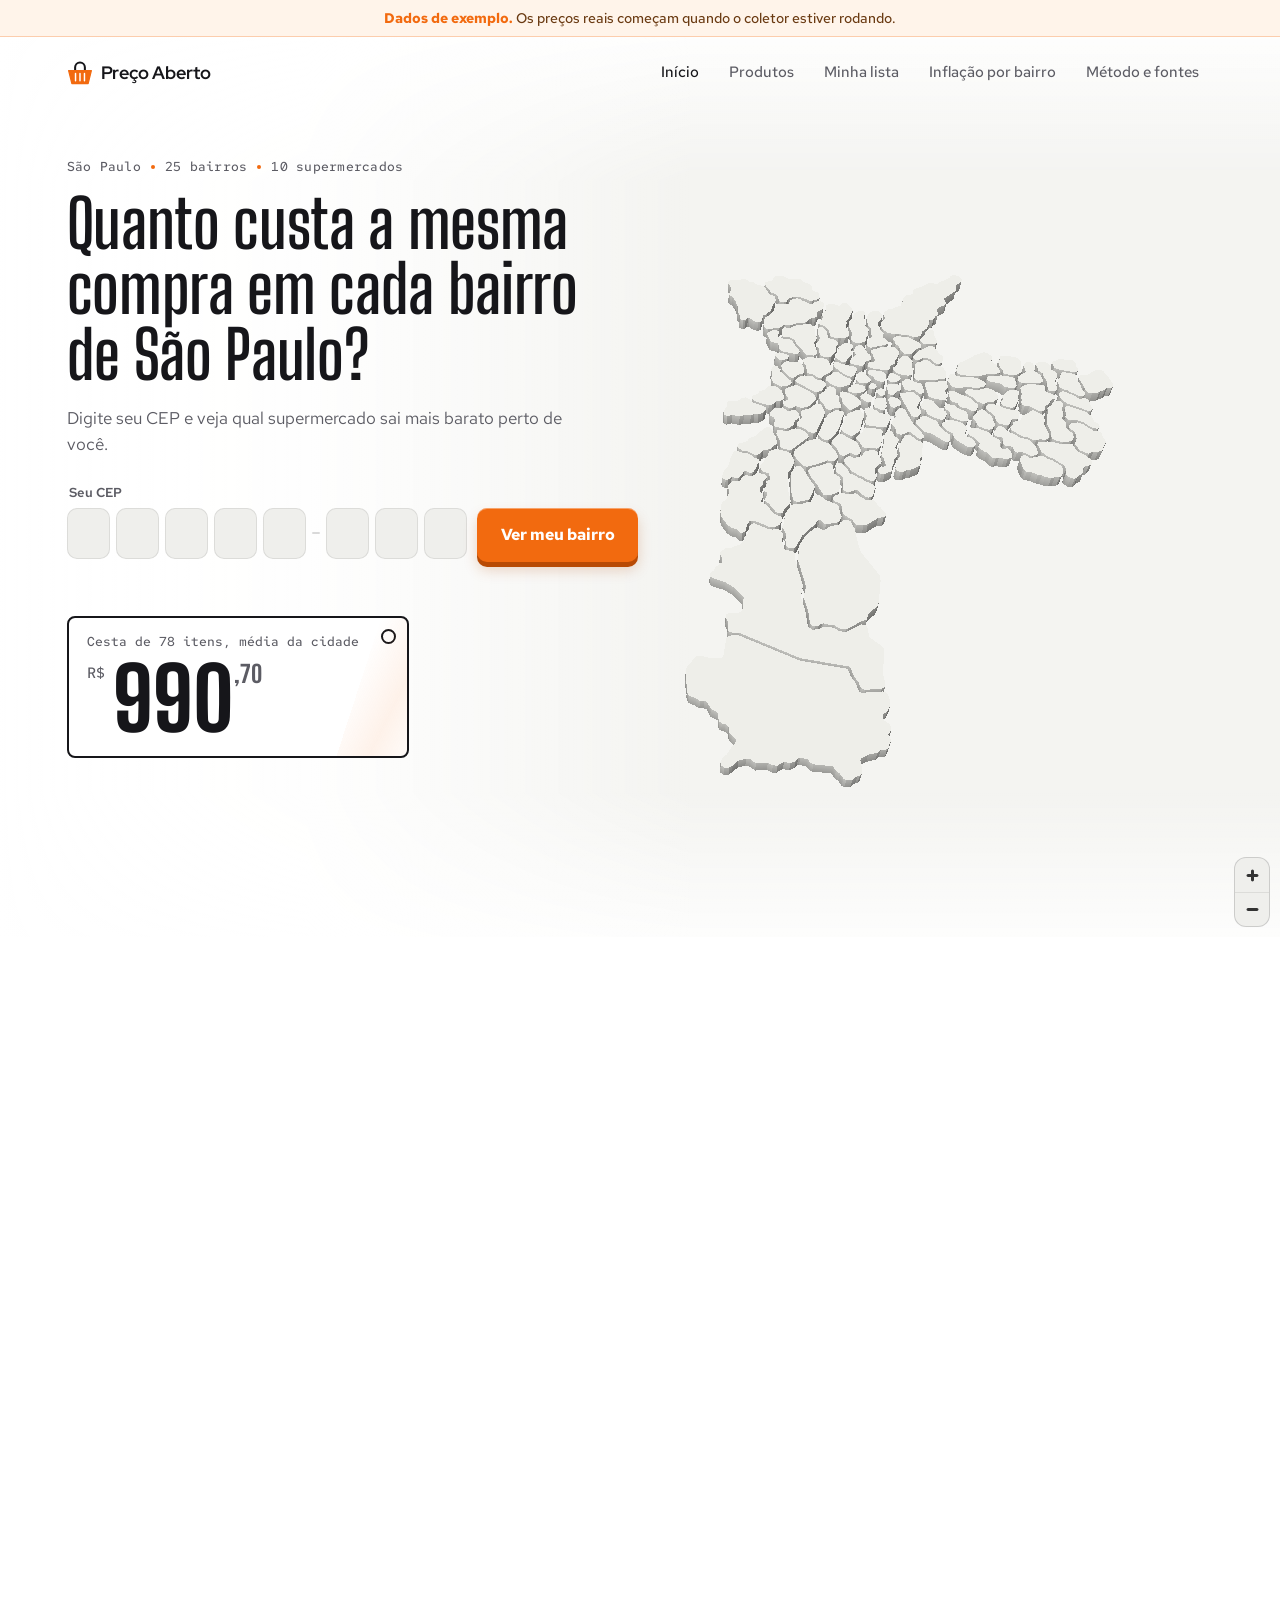
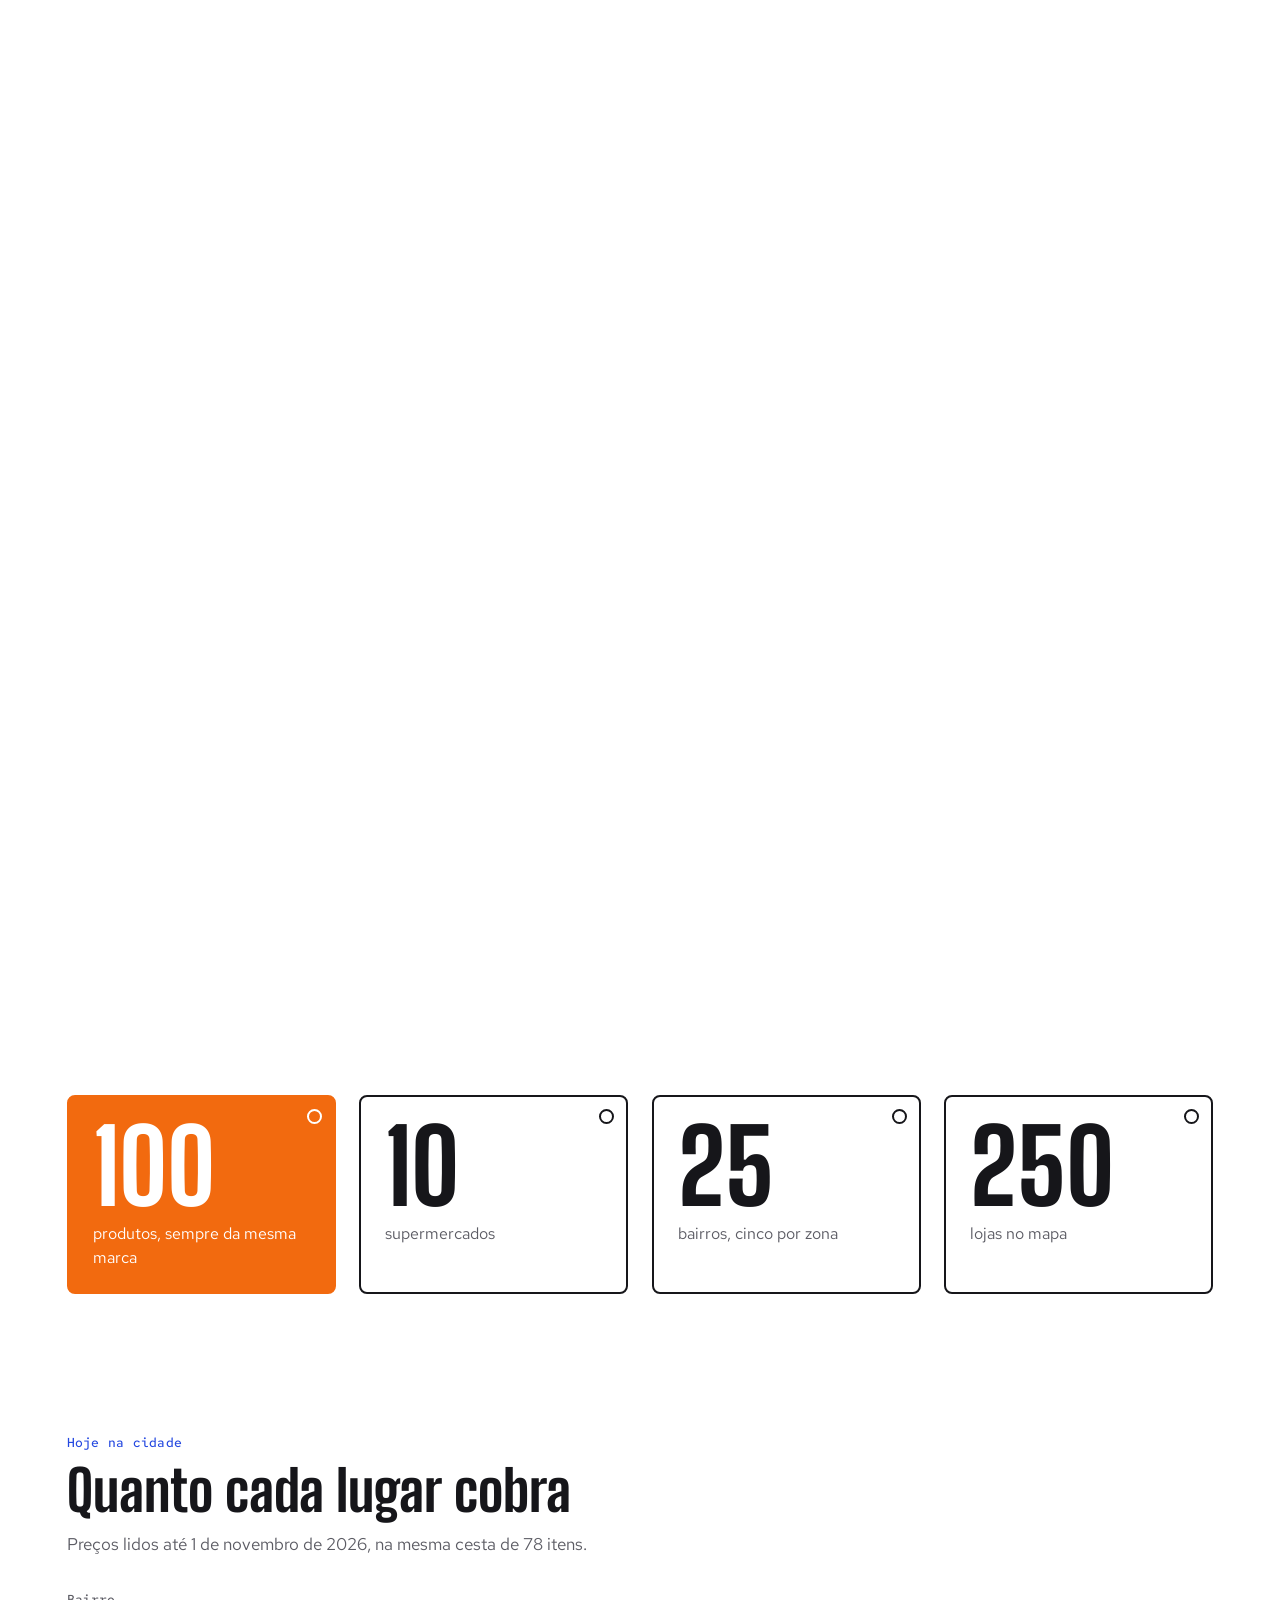
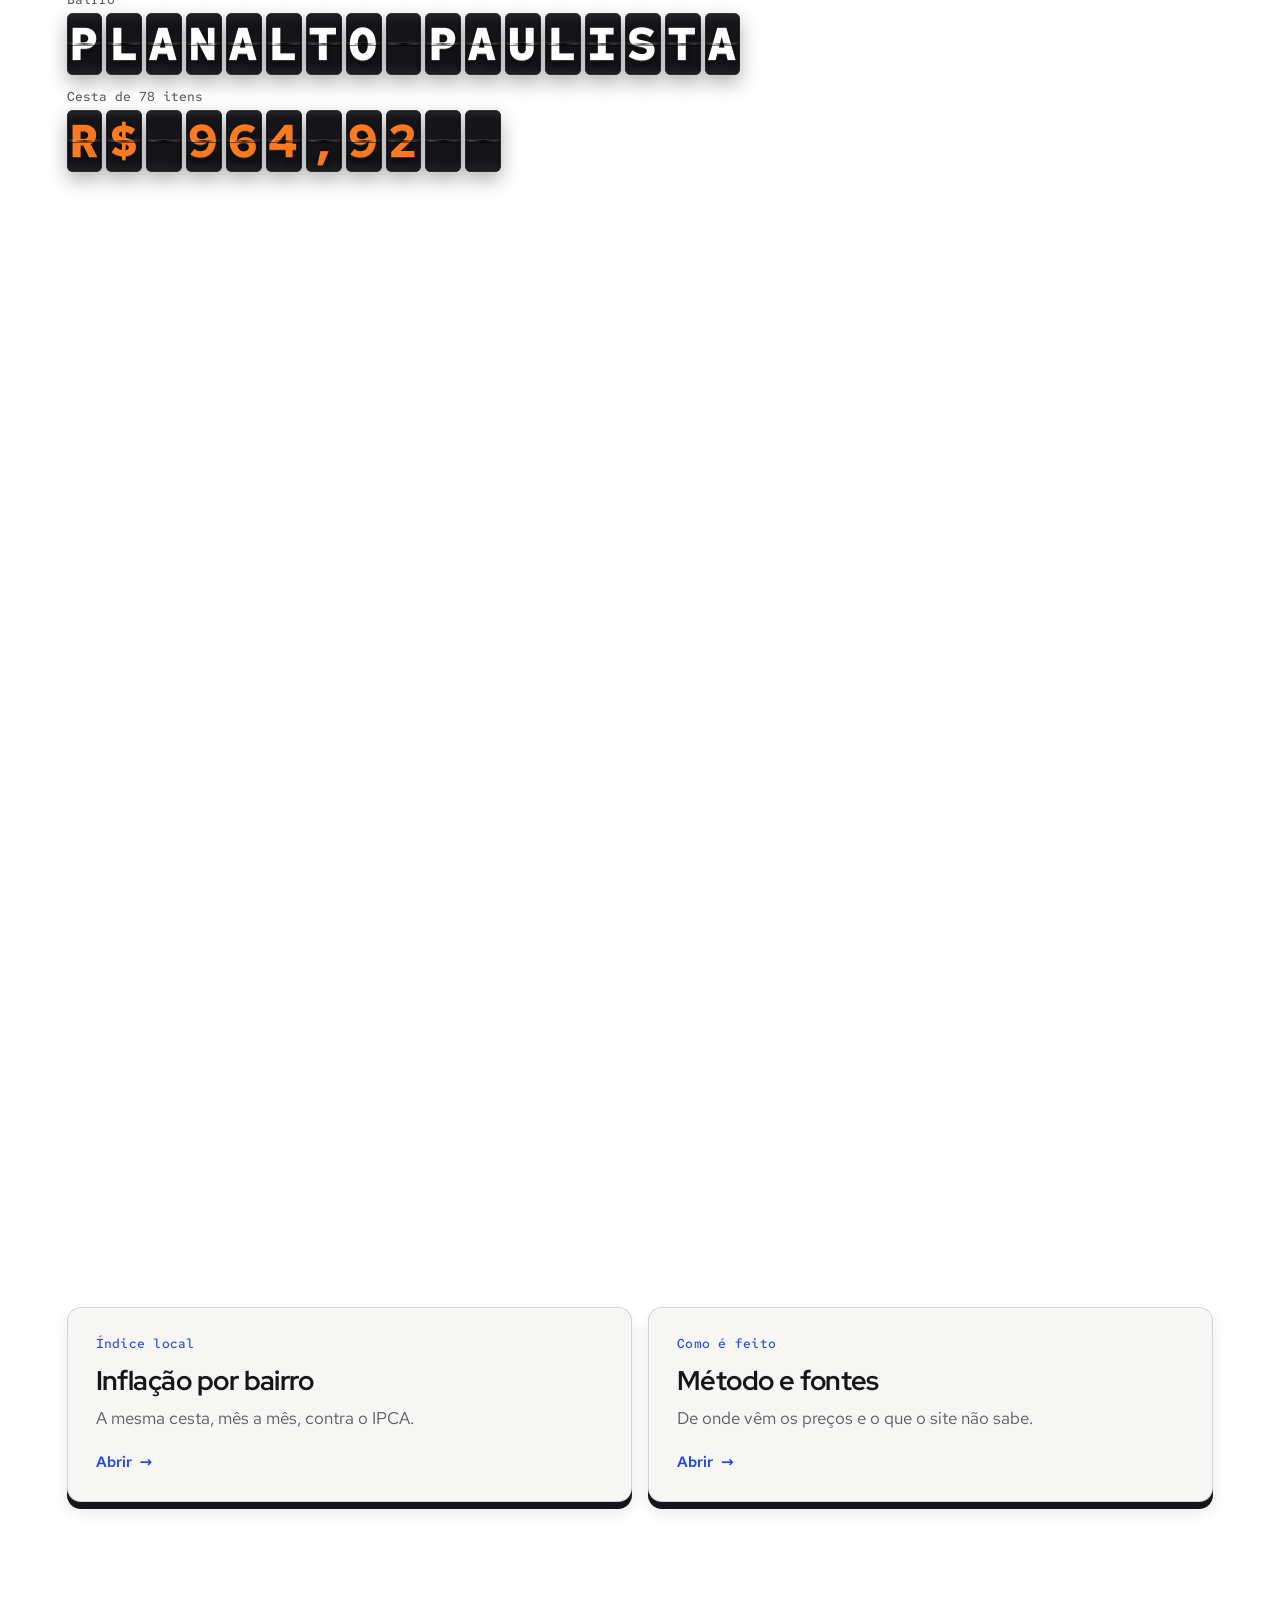
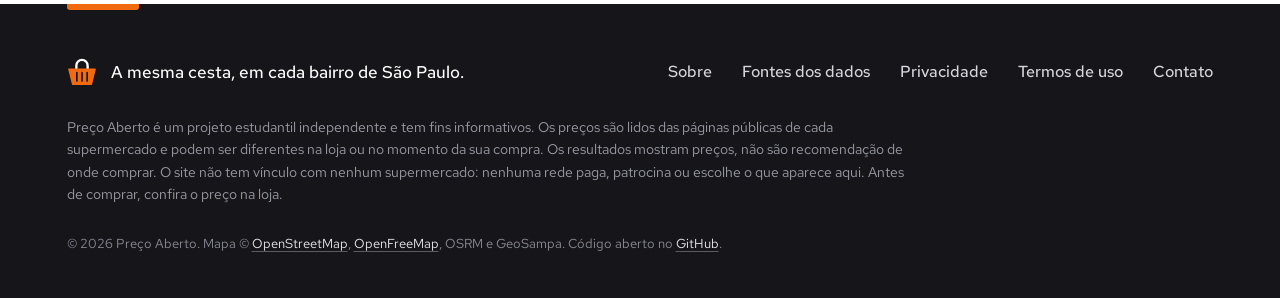
<file: index.html>
<!DOCTYPE html>
<html lang="pt-BR">
<head>
<meta charset="utf-8">
<meta name="viewport" content="width=device-width, initial-scale=1">
<meta name="theme-color" content="#FFFFFF">
<title>Preço Aberto: quanto custa a mesma compra em cada bairro de São Paulo</title>
<meta name="description" content="A mesma lista de 100 produtos em 10 supermercados e 25 bairros de São Paulo. Veja onde a sua compra sai mais barata.">
<link rel="canonical" href="https://theoscala45.github.io/preco-do-dia-a-dia/">
<meta property="og:type" content="website">
<meta property="og:site_name" content="Preço Aberto">
<meta property="og:locale" content="pt_BR">
<meta property="og:title" content="Preço Aberto: quanto custa a mesma compra em cada bairro de São Paulo">
<meta property="og:description" content="A mesma lista de 100 produtos em 10 supermercados e 25 bairros de São Paulo. Veja onde a sua compra sai mais barata.">
<meta property="og:url" content="https://theoscala45.github.io/preco-do-dia-a-dia/">
<meta property="og:image" content="https://theoscala45.github.io/preco-do-dia-a-dia/assets/og.png">
<meta property="og:image:width" content="1200">
<meta property="og:image:height" content="630">
<meta property="og:image:alt" content="Preço Aberto: quanto custa a mesma compra em cada bairro de São Paulo">
<meta name="twitter:card" content="summary_large_image">
<link rel="preload" href="assets/fonts/red-hat-display-latin-wght-normal.woff2" as="font" type="font/woff2" crossorigin>
<link rel="preload" href="assets/fonts/red-hat-text-latin-wght-normal.woff2" as="font" type="font/woff2" crossorigin>
<link rel="icon" href="assets/logo/icone.svg" type="image/svg+xml">
<link rel="apple-touch-icon" href="assets/logo/apple-touch-icon.png">
<link rel="stylesheet" href="assets/vendor/maplibre-gl.css">
<link rel="stylesheet" href="assets/css/estilo.css?v=20261124w6">
<link rel="stylesheet" href="assets/css/etiqueta.css?v=20261127o">
<link rel="stylesheet" href="assets/css/celular.css?v=20261126e" media="(max-width:860px)">
<script>if(!matchMedia('(prefers-reduced-motion: reduce)').matches){document.documentElement.classList.add('anima');setTimeout(function(){document.documentElement.classList.add('mostra')},5000)}</script>
</head>
<body class="pg-inicio">
<!-- espera: anel girando em volta da cesta; só aparece se a página demorar mais de 0,8 s para ficar pronta (ver assets/js/espera.js) -->
<div class="espera-tela" aria-hidden="true"><span class="espera-anel"><svg viewBox="0 0 64 64" fill="none" aria-hidden="true"><path d="M20 26V18a12 12 0 0 1 24 0v8" stroke="#16161A" stroke-width="5" stroke-linecap="round"/><path d="M4 26H60L52 58H12Z" fill="#F26A0F" stroke="#F26A0F" stroke-width="3" stroke-linejoin="round"/><path d="M21 33V51M32 33V51M43 33V51" stroke="#fff" stroke-width="3.6" stroke-linecap="round"/></svg></span><p class="espera-texto">Carregando os preços</p></div>

<p class="aviso" id="aviso" role="note" hidden><b>Dados de exemplo.</b> Os preços reais começam quando o coletor estiver rodando.</p>

<header class="topo">
  <a class="marca" href="index.html">Preço Aberto</a>
  <button type="button" class="menu-botao" id="menuBotao" aria-expanded="false" aria-controls="menu">Menu</button>
  <nav id="menu" aria-label="Páginas">
    <a href="index.html">Início</a>
    <a href="produtos.html">Produtos</a>
    <a href="lista.html">Minha lista</a>
    <a href="inflacao.html">Inflação por bairro</a>
    <a href="metodo.html">Método e fontes</a>
  </nav>
</header>

<main>
  <div class="cena" id="inicio">
    <div class="palco" id="palco" aria-hidden="true">
      <div id="mapa"></div>
      <!-- celular: foto fixa do mapa na abertura (a imagem vem do celular.css). No computador fica escondida. -->
      <div class="mapa-fotos" aria-hidden="true"></div>
      <div class="dica" id="dica"></div>
      <ol class="trilha" id="trilha"><li>01</li><li>02</li><li>03</li><i></i></ol>
    </div>

    <div class="trilho">
      <section class="abre">
        <p class="sobre" data-surge>São Paulo <i></i> 25 bairros <i></i> 10 supermercados</p>
        <h1 class="titulo" data-titulo data-junto>Quanto custa a mesma compra em cada bairro de São Paulo?</h1>
        <p class="lide" id="lide" data-subtitulo>Digite seu CEP e veja qual supermercado sai mais barato perto de você.</p>

        <form class="cep-form" id="cepForm" novalidate data-surge>
          <label for="cep">Seu CEP</label>
          <div class="cep-linha">
            <input id="cep" name="cep" inputmode="numeric" autocomplete="postal-code" placeholder="05422-000" maxlength="9" aria-describedby="cepMsg">
            <button type="submit">Ver meu bairro</button>
          </div>
          <p class="cep-msg" id="cepMsg" aria-live="polite"></p>
        </form>

        <div class="media" id="media" style="visibility:hidden">
          <span id="mediaRotulo">Cesta de 78 itens, média da cidade</span>
          <span class="preco"><small>R$</small><b id="etqInt">0</b><sup id="etqCent">,00</sup></span>
        </div>

        <div class="resultado" id="resultado" hidden>
          <header>
            <div>
              <h2 id="resBairro"></h2>
              <p id="resSub"></p>
            </div>
            <button type="button" class="quieto" id="voltar">Ver a cidade toda</button>
          </header>
          <ol class="redes" id="redesLista"></ol>
          <div class="acoes-resultado">
            <button type="button" class="quieto" id="resCompartilhar">Compartilhar</button>
            <button type="button" class="quieto" id="resFoto">Salvar como foto</button>
          </div>
          <p class="nota" id="resNota"></p>
          <p class="aviso-preco" id="resAviso"></p>
        </div>
      </section>

      <section class="cap" id="como" data-cap="1">
        <div class="cap-caixa">
          <p class="passo">01</p>
          <h2>25 bairros, a mesma lista</h2>
          <p><span class="so-largo">Cada ponto laranja é um bairro. <span class="so-mouse">Passe o mouse para ver o supermercado mais barato; clique para ver os 10.</span><span class="so-toque">Digite seu CEP no início da página para ver os 10 supermercados do seu bairro.</span></span><span class="so-estreito">A mesma cesta, somada em cada um dos 25 bairros. Digite seu CEP no início da página para ver os 10 supermercados do seu bairro.</span></p>
          <dl class="extremos">
            <div><dt>Cesta mais barata</dt><dd><span id="minNome"></span> <b id="minVal"></b></dd></div>
            <div><dt>Cesta mais cara</dt><dd><span id="maxNome"></span> <b id="maxVal"></b></dd></div>
          </dl>
        </div>
      </section>

      <section class="cap" data-cap="2">
        <div class="cap-caixa">
          <p class="passo">02</p>
          <h2>10 supermercados por bairro</h2>
          <p><span class="so-largo">O mapa traça o caminho até a loja mais perto de cada rede. O laranja leva à mais barata.</span><span class="so-estreito">Com o seu CEP, o mapa traça o caminho até a loja mais perto de cada rede. O laranja leva à mais barata.</span></p>
        </div>
      </section>

      <section class="cap" id="inflacao" data-cap="3">
        <div class="cap-caixa">
          <p class="passo">03</p>
          <h2>A inflação por bairro</h2>
          <p>A mesma cesta, mês a mês, contra o IPCA.<span class="so-largo"> Quanto mais laranja o bairro no mapa, mais ela subiu.</span></p>
          <figure class="grafico">
            <svg id="grafico" viewBox="0 0 520 300" role="img" aria-label="Cesta do bairro comparada com o IPCA, mês a mês"></svg>
          </figure>
          <a class="seta" href="inflacao.html">Ver por bairro, zona e renda</a>
        </div>
      </section>
    </div>
  </div>

  <section class="faixa-numeros" data-risco>
    <div><b data-conta="100">100</b><span>produtos, sempre da mesma marca</span></div>
    <div><b data-conta="10">10</b><span>supermercados</span></div>
    <div><b data-conta="25">25</b><span>bairros, cinco por zona</span></div>
    <div><b data-conta="212" id="numLojas">212</b><span>lojas no mapa</span></div>
  </section>

  <section class="hoje" id="hoje" data-risco>
    <p class="passo" data-surge>Hoje na cidade</p>
    <h2 data-titulo>Quanto cada lugar cobra</h2>
    <p class="hoje-sub" id="hojeSub" data-surge></p>
    <div class="placar" id="placar" data-surge aria-label="Preço da cesta em cada bairro" role="group"></div>
    <div class="hoje-grade">
      <article class="hoje-bloco" data-surge>
        <h3>Supermercados</h3>
        <ol class="hoje-lista" id="hojeRedes"></ol>
        <p class="nota">Preço comparado com a mediana das redes, em média nos 25 bairros. Abaixo do nome da rede vem em quantos bairros ela é a mais barata.</p>
      </article>
      <article class="hoje-bloco" data-surge>
        <h3>Bairros</h3>
        <h4>Cesta mais barata</h4>
        <ol class="hoje-lista simples" id="hojeBarato"></ol>
        <h4>Cesta mais cara</h4>
        <ol class="hoje-lista simples" id="hojeCaro"></ol>
      </article>
      <article class="hoje-bloco" data-surge>
        <h3>Zonas da cidade</h3>
        <ol class="hoje-lista" id="hojeZonas"></ol>
        <p class="nota">Cesta média dos cinco bairros de cada zona.</p>
      </article>
    </div>
  </section>

  <section class="cesta" id="cesta" data-risco>
    <div class="cesta-texto">
      <p class="passo" data-surge>Comparador</p>
      <h2 data-titulo>Monte minha lista</h2>
      <p data-surge>Escolha os produtos e veja onde a lista sai mais barata.</p>

      <div data-surge>
        <p class="cesta-ponto" id="cestaPonto"></p>
        <label for="busca">Adicionar produto</label>
        <input id="busca" type="search" placeholder="arroz, leite, sabão em pó" autocomplete="off" aria-controls="sugestoes">
        <ul class="sugestoes" id="sugestoes"></ul>
        <button type="button" class="quieto" id="basica">Usar a lista básica de 12 itens</button>
      </div>

      <div class="rank-redes" id="rankRedes" hidden>
        <h3>Minha lista em cada supermercado</h3>
        <ol id="rankLista"></ol>
        <p class="nota" id="rankNota"></p>
      </div>
    </div>

    <div class="cupom-mesa" data-surge data-desliza="28">
      <article class="cupom" id="cupom" aria-live="polite">
        <header>
          <strong>Minha lista</strong>
          <span id="cupomData"></span>
        </header>
        <ul class="cupom-itens" id="cupomItens"></ul>
        <p class="cupom-vazio" id="cupomVazio">A lista está vazia. Adicione um produto ou use a lista básica.</p>
        <div class="cupom-total" id="cupomTotal" hidden>
          <div class="tot-linha"><span>Mercado mais barato</span><b id="totLoja"></b></div>
          <div class="tot-grande preco"><small>R$</small><b id="totInt">0</b><sup id="totCent">,00</sup></div>
          <p class="tot-falta" id="totFalta"></p>
          <p class="tot-duas" id="totDuas" hidden></p>
          <a class="botao" href="lista.html">Ver o resultado completo</a>
        </div>
      </article>
    </div>
  </section>

  <section class="portas" data-risco>
    <a class="porta" href="inflacao.html" data-surge>
      <span class="passo">Índice local</span>
      <strong>Inflação por bairro</strong>
      <span>A mesma cesta, mês a mês, contra o IPCA.</span>
      <span class="seta">Abrir</span>
    </a>
    <a class="porta" href="metodo.html" data-surge>
      <span class="passo">Como é feito</span>
      <strong>Método e fontes</strong>
      <span>De onde vêm os preços e o que o site não sabe.</span>
      <span class="seta">Abrir</span>
    </a>
  </section>
</main>

<footer class="rodape">
  <div class="rodape-topo">
    <a class="rodape-marca" href="index.html"><i aria-hidden="true"></i>A mesma cesta, em cada bairro de São Paulo.</a>
    <nav class="rodape-nav" aria-label="Sobre o projeto">
      <a href="sobre.html">Sobre</a>
      <a href="metodo.html">Fontes dos dados</a>
      <a href="privacidade.html">Privacidade</a>
      <a href="termos.html">Termos de uso</a>
      <a href="contato.html">Contato</a>
    </nav>
  </div>
  <p class="rodape-aviso">Preço Aberto é um projeto estudantil independente e tem fins informativos. Os preços são lidos das páginas públicas de cada supermercado e podem ser diferentes na loja ou no momento da sua compra. Os resultados mostram preços, não são recomendação de onde comprar. O site não tem vínculo com nenhum supermercado: nenhuma rede paga, patrocina ou escolhe o que aparece aqui. Antes de comprar, confira o preço na loja.</p>
  <p class="rodape-fim">© 2026 Preço Aberto. Mapa © <a href="https://www.openstreetmap.org/copyright">OpenStreetMap</a>, <a href="https://openfreemap.org">OpenFreeMap</a>, OSRM e GeoSampa. Código aberto no <a href="https://github.com/theoscala45/preco-do-dia-a-dia">GitHub</a>.</p>
</footer>

<script src="assets/vendor/gsap.min.js" defer></script>
<script src="assets/vendor/ScrollTrigger.min.js" defer></script>
<script src="assets/vendor/SplitText.min.js" defer></script>
<script src="assets/vendor/lenis.min.js" defer></script>
<script src="assets/vendor/maplibre-gl.js" defer></script>
<script type="module" src="assets/js/main.js?v=20261127l"></script>
</body>
</html>
</file>
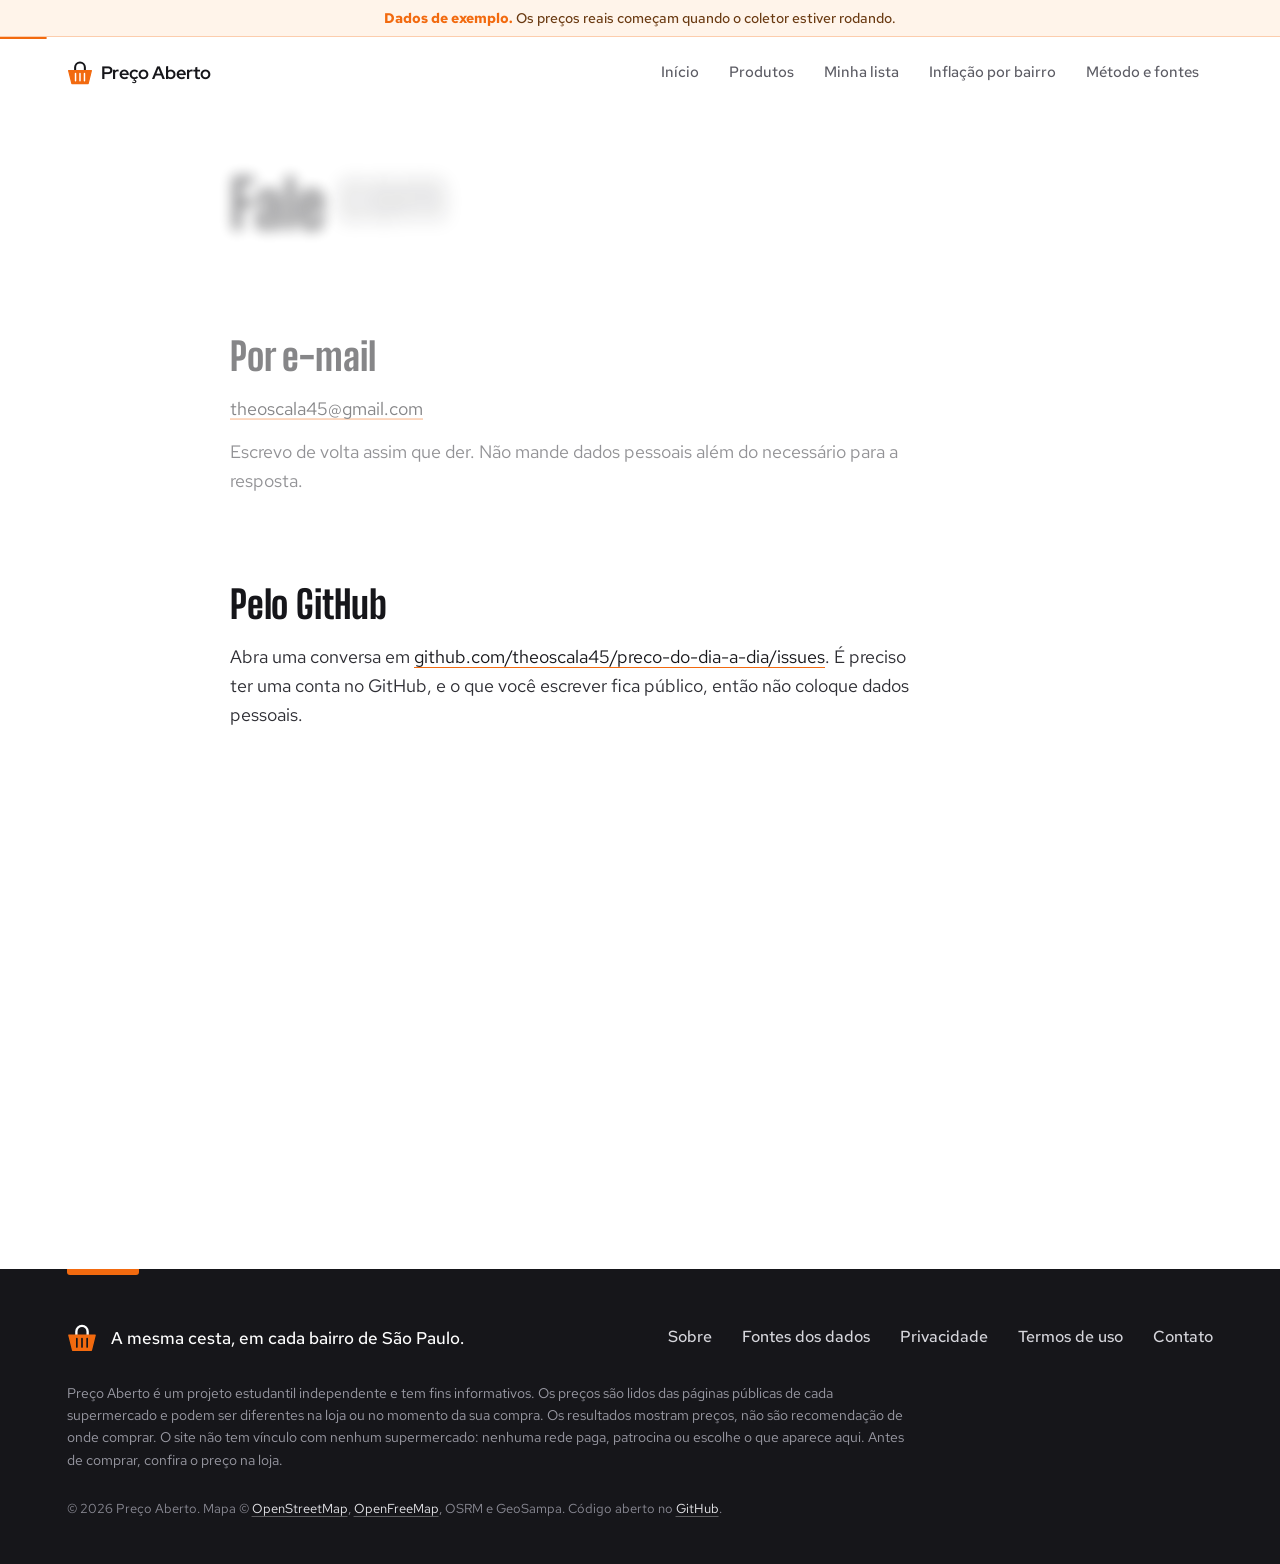
<file: contato.html>
<!DOCTYPE html>
<html lang="pt-BR">
<head>
<meta charset="utf-8">
<meta name="viewport" content="width=device-width, initial-scale=1">
<meta name="theme-color" content="#FFFFFF">
<title>Contato: Preço Aberto</title>
<meta name="description" content="Como falar com o projeto: erro num preço, sugestão ou pedido de uma rede.">
<link rel="canonical" href="https://theoscala45.github.io/preco-do-dia-a-dia/contato.html">
<meta property="og:type" content="website">
<meta property="og:site_name" content="Preço Aberto">
<meta property="og:locale" content="pt_BR">
<meta property="og:title" content="Contato: Preço Aberto">
<meta property="og:description" content="Como falar com o projeto: erro num preço, sugestão ou pedido de uma rede.">
<meta property="og:url" content="https://theoscala45.github.io/preco-do-dia-a-dia/contato.html">
<meta property="og:image" content="https://theoscala45.github.io/preco-do-dia-a-dia/assets/og.png">
<meta property="og:image:width" content="1200">
<meta property="og:image:height" content="630">
<meta property="og:image:alt" content="Preço Aberto: quanto custa a mesma compra em cada bairro de São Paulo">
<meta name="twitter:card" content="summary_large_image">
<link rel="preload" href="assets/fonts/red-hat-display-latin-wght-normal.woff2" as="font" type="font/woff2" crossorigin>
<link rel="preload" href="assets/fonts/red-hat-text-latin-wght-normal.woff2" as="font" type="font/woff2" crossorigin>
<link rel="icon" href="assets/logo/icone.svg" type="image/svg+xml">
<link rel="apple-touch-icon" href="assets/logo/apple-touch-icon.png">
<link rel="stylesheet" href="assets/css/estilo.css?v=20261124w6">
<link rel="stylesheet" href="assets/css/etiqueta.css?v=20261127o">
<link rel="stylesheet" href="assets/css/celular.css?v=20261126e" media="(max-width:860px)">
<script>if(!matchMedia('(prefers-reduced-motion: reduce)').matches){document.documentElement.classList.add('anima');setTimeout(function(){document.documentElement.classList.add('mostra')},5000)}</script>
</head>
<body class="pg-texto">
<!-- espera: anel girando em volta da cesta; só aparece se a página demorar mais de 0,8 s para ficar pronta (ver assets/js/espera.js) -->
<div class="espera-tela" aria-hidden="true"><span class="espera-anel"><svg viewBox="0 0 64 64" fill="none" aria-hidden="true"><path d="M20 26V18a12 12 0 0 1 24 0v8" stroke="#16161A" stroke-width="5" stroke-linecap="round"/><path d="M4 26H60L52 58H12Z" fill="#F26A0F" stroke="#F26A0F" stroke-width="3" stroke-linejoin="round"/><path d="M21 33V51M32 33V51M43 33V51" stroke="#fff" stroke-width="3.6" stroke-linecap="round"/></svg></span><p class="espera-texto">Carregando os preços</p></div>

<p class="aviso" id="aviso" role="note" hidden><b>Dados de exemplo.</b> Os preços reais começam quando o coletor estiver rodando.</p>

<header class="topo">
  <a class="marca" href="index.html">Preço Aberto</a>
  <button type="button" class="menu-botao" id="menuBotao" aria-expanded="false" aria-controls="menu">Menu</button>
  <nav id="menu" aria-label="Páginas">
    <a href="index.html">Início</a>
    <a href="produtos.html">Produtos</a>
    <a href="lista.html">Minha lista</a>
    <a href="inflacao.html">Inflação por bairro</a>
    <a href="metodo.html">Método e fontes</a>
  </nav>
</header>

<main class="pagina">
  <header class="pg-topo">
    <h1 class="titulo" data-titulo>Fale com o projeto</h1>
    <p class="lide" data-subtitulo>Dúvida, preço errado, sugestão ou pedido de uma rede.</p>
  </header>
  <div class="texto">
    <section class="bloco" data-surge>
      <h2>Por e-mail</h2>
      <div class="prosa">
        <p><a class="email" data-u="theoscala45" data-d="gmail.com" href="contato.html">theoscala45 (arroba) gmail.com</a></p>
        <p>Escrevo de volta assim que der. Não mande dados pessoais além do necessário para a resposta.</p>
      </div>
    </section>
    <section class="bloco" data-surge>
      <h2>Pelo GitHub</h2>
      <div class="prosa">
        <p>Abra uma conversa em <a href="https://github.com/theoscala45/preco-do-dia-a-dia/issues">github.com/theoscala45/preco-do-dia-a-dia/issues</a>. É preciso ter uma conta no GitHub, e o que você escrever fica público, então não coloque dados pessoais.</p>
      </div>
    </section>
    <section class="bloco" data-surge>
      <h2>Achou um preço errado?</h2>
      <div class="prosa">
        <p>Diga a rede, o produto, o bairro e o dia. Com isso dá para conferir a página que a coleta leu.</p>
      </div>
    </section>
    <section class="bloco" data-surge>
      <h2>Você é de um supermercado?</h2>
      <div class="prosa">
        <p>Para corrigir uma informação, autorizar a leitura ou tirar a sua rede do site, escreva por e-mail ou pelo GitHub. Pedidos para sair são atendidos no mesmo dia.</p>
      </div>
    </section>
  </div>
</main>

<footer class="rodape">
  <div class="rodape-topo">
    <a class="rodape-marca" href="index.html"><i aria-hidden="true"></i>A mesma cesta, em cada bairro de São Paulo.</a>
    <nav class="rodape-nav" aria-label="Sobre o projeto">
      <a href="sobre.html">Sobre</a>
      <a href="metodo.html">Fontes dos dados</a>
      <a href="privacidade.html">Privacidade</a>
      <a href="termos.html">Termos de uso</a>
      <a href="contato.html">Contato</a>
    </nav>
  </div>
  <p class="rodape-aviso">Preço Aberto é um projeto estudantil independente e tem fins informativos. Os preços são lidos das páginas públicas de cada supermercado e podem ser diferentes na loja ou no momento da sua compra. Os resultados mostram preços, não são recomendação de onde comprar. O site não tem vínculo com nenhum supermercado: nenhuma rede paga, patrocina ou escolhe o que aparece aqui. Antes de comprar, confira o preço na loja.</p>
  <p class="rodape-fim">© 2026 Preço Aberto. Mapa © <a href="https://www.openstreetmap.org/copyright">OpenStreetMap</a>, <a href="https://openfreemap.org">OpenFreeMap</a>, OSRM e GeoSampa. Código aberto no <a href="https://github.com/theoscala45/preco-do-dia-a-dia">GitHub</a>.</p>
</footer>

<script src="assets/vendor/gsap.min.js" defer></script>
<script src="assets/vendor/ScrollTrigger.min.js" defer></script>
<script src="assets/vendor/SplitText.min.js" defer></script>
<script src="assets/vendor/lenis.min.js" defer></script>
<script type="module" src="assets/js/texto.js?v=20261126f"></script>
</body>
</html>
</file>
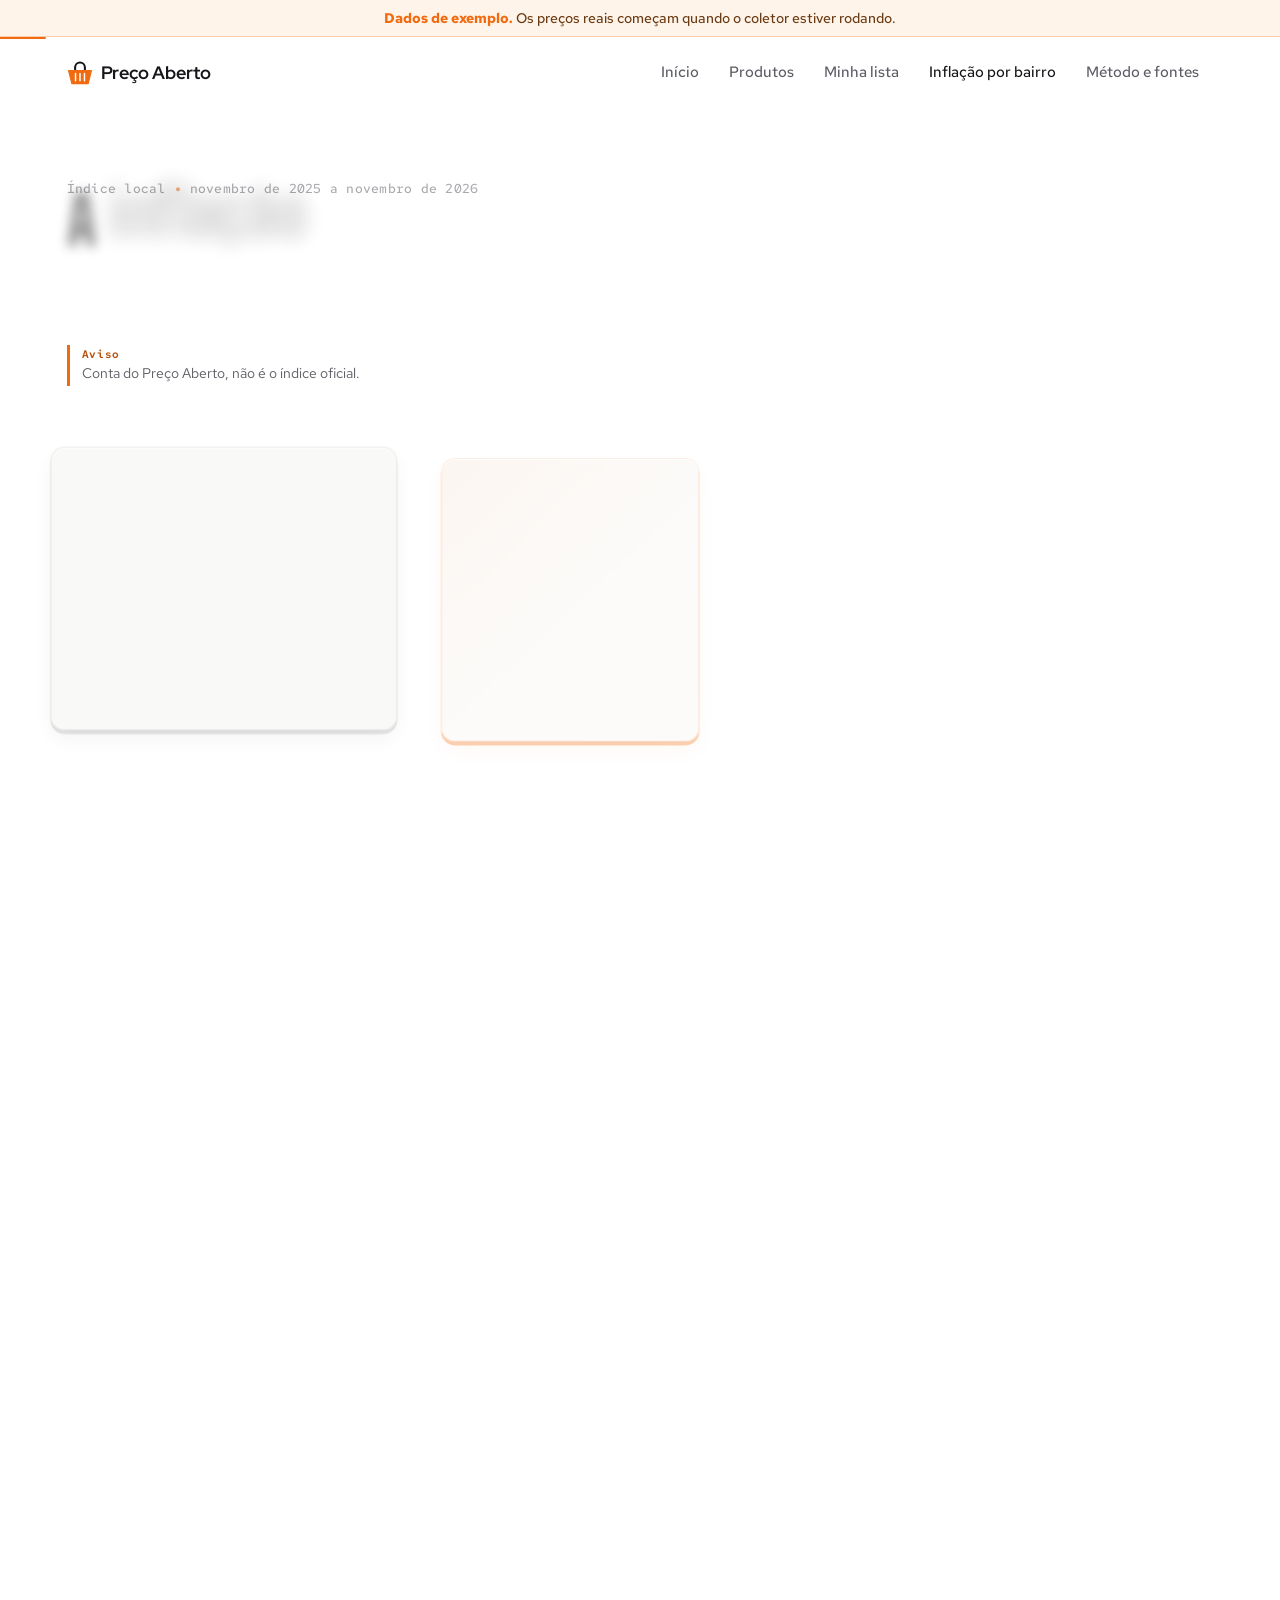
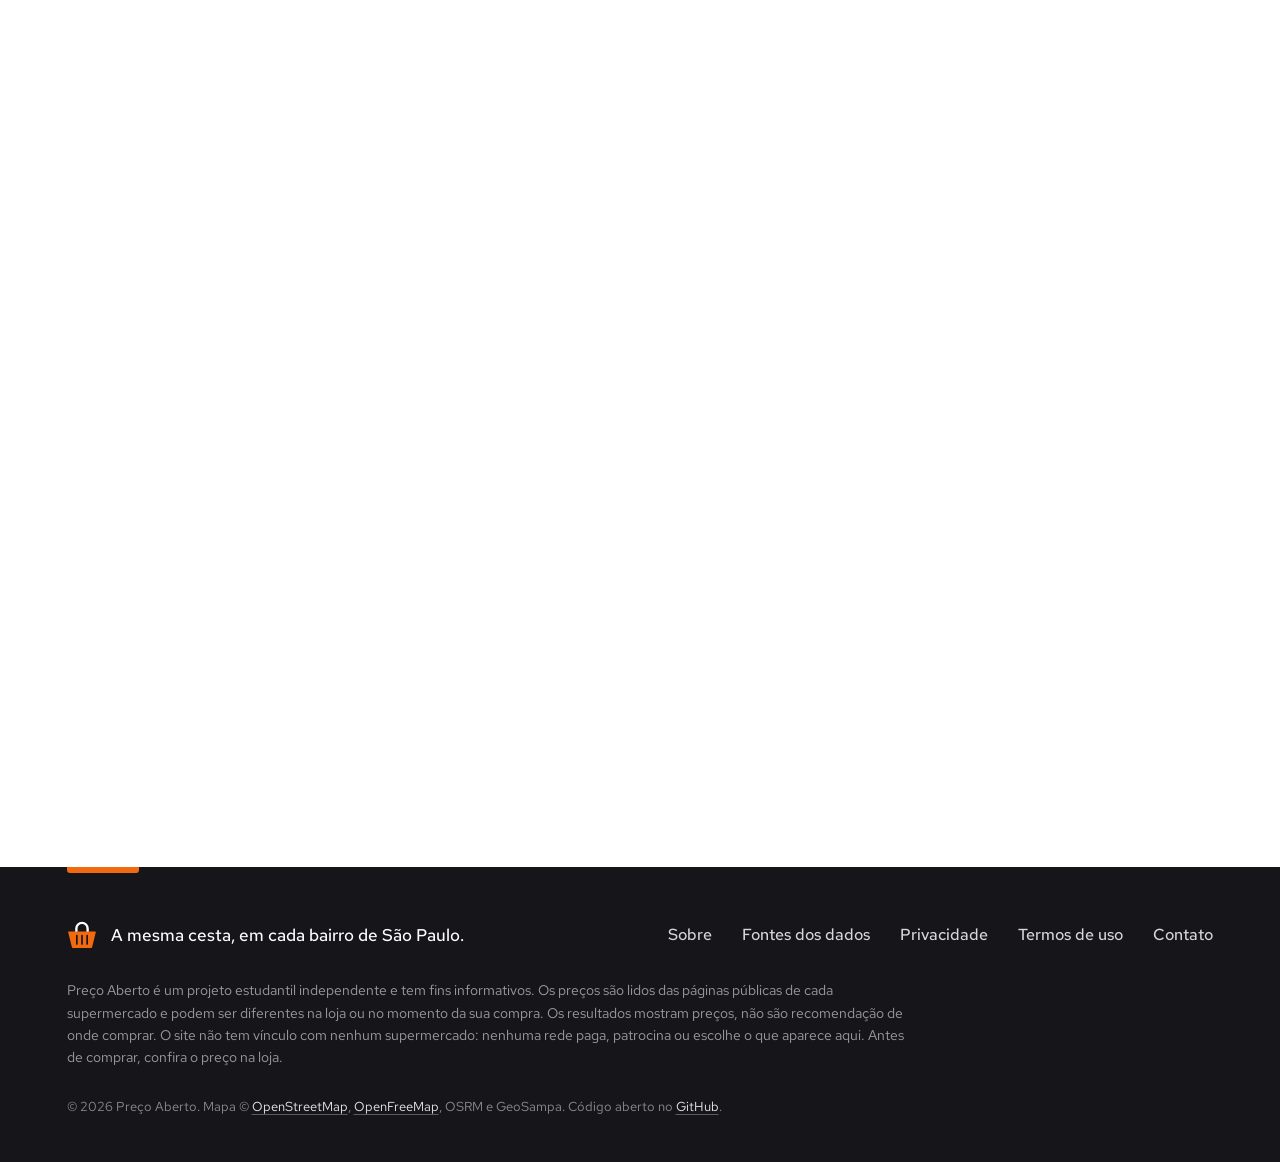
<file: inflacao.html>
<!DOCTYPE html>
<html lang="pt-BR">
<head>
<meta charset="utf-8">
<meta name="viewport" content="width=device-width, initial-scale=1">
<meta name="theme-color" content="#FFFFFF">
<title>Inflação por bairro: Preço Aberto</title>
<meta name="description" content="A mesma cesta, mês a mês, em 25 bairros de São Paulo, contra o IPCA.">
<link rel="canonical" href="https://theoscala45.github.io/preco-do-dia-a-dia/inflacao.html">
<meta property="og:type" content="website">
<meta property="og:site_name" content="Preço Aberto">
<meta property="og:locale" content="pt_BR">
<meta property="og:title" content="Inflação por bairro: Preço Aberto">
<meta property="og:description" content="A mesma cesta, mês a mês, em 25 bairros de São Paulo, contra o IPCA.">
<meta property="og:url" content="https://theoscala45.github.io/preco-do-dia-a-dia/inflacao.html">
<meta property="og:image" content="https://theoscala45.github.io/preco-do-dia-a-dia/assets/og.png">
<meta property="og:image:width" content="1200">
<meta property="og:image:height" content="630">
<meta property="og:image:alt" content="Preço Aberto: quanto custa a mesma compra em cada bairro de São Paulo">
<meta name="twitter:card" content="summary_large_image">
<link rel="preload" href="assets/fonts/red-hat-display-latin-wght-normal.woff2" as="font" type="font/woff2" crossorigin>
<link rel="preload" href="assets/fonts/red-hat-text-latin-wght-normal.woff2" as="font" type="font/woff2" crossorigin>
<link rel="icon" href="assets/logo/icone.svg" type="image/svg+xml">
<link rel="apple-touch-icon" href="assets/logo/apple-touch-icon.png">
<link rel="stylesheet" href="assets/vendor/maplibre-gl.css">
<link rel="stylesheet" href="assets/css/estilo.css?v=20261124w6">
<link rel="stylesheet" href="assets/css/etiqueta.css?v=20261127o">
<link rel="stylesheet" href="assets/css/celular.css?v=20261126e" media="(max-width:860px)">
<script>if(!matchMedia('(prefers-reduced-motion: reduce)').matches){document.documentElement.classList.add('anima');setTimeout(function(){document.documentElement.classList.add('mostra')},5000)}</script>
</head>
<body class="pg-inflacao">
<!-- espera: anel girando em volta da cesta; só aparece se a página demorar mais de 0,8 s para ficar pronta (ver assets/js/espera.js) -->
<div class="espera-tela" aria-hidden="true"><span class="espera-anel"><svg viewBox="0 0 64 64" fill="none" aria-hidden="true"><path d="M20 26V18a12 12 0 0 1 24 0v8" stroke="#16161A" stroke-width="5" stroke-linecap="round"/><path d="M4 26H60L52 58H12Z" fill="#F26A0F" stroke="#F26A0F" stroke-width="3" stroke-linejoin="round"/><path d="M21 33V51M32 33V51M43 33V51" stroke="#fff" stroke-width="3.6" stroke-linecap="round"/></svg></span><p class="espera-texto">Carregando os preços</p></div>

<p class="aviso" id="aviso" role="note" hidden><b>Dados de exemplo.</b> Os preços reais começam quando o coletor estiver rodando.</p>

<header class="topo">
  <a class="marca" href="index.html">Preço Aberto</a>
  <button type="button" class="menu-botao" id="menuBotao" aria-expanded="false" aria-controls="menu">Menu</button>
  <nav id="menu" aria-label="Páginas">
    <a href="index.html">Início</a>
    <a href="produtos.html">Produtos</a>
    <a href="lista.html">Minha lista</a>
    <a href="inflacao.html">Inflação por bairro</a>
    <a href="metodo.html">Método e fontes</a>
  </nav>
</header>

<main class="pagina">
  <header class="pg-topo">
    <p class="sobre" data-surge>Índice local <i></i> <span id="periodo">12 meses</span></p>
    <h1 class="titulo" data-titulo>A inflação por bairro</h1>
    <p class="lide" data-subtitulo>A mesma cesta, mês a mês, em 25 bairros, contra o IPCA, a inflação oficial do país.</p>
    <p class="aviso-preco">Conta do Preço Aberto, não é o índice oficial.</p>
  </header>

  <section class="infl-topo">
    <div class="cartao seletor" data-surge>
      <label for="ponto">Bairro</label>
      <select id="ponto"></select>
      <form class="cep-form" id="cepForm" novalidate>
        <label for="cep">Ou digite seu CEP</label>
        <div class="cep-linha">
          <input id="cep" name="cep" inputmode="numeric" autocomplete="postal-code" placeholder="05422-000" maxlength="9" aria-describedby="cepMsg">
          <button type="submit" class="quieto">Ver</button>
        </div>
        <p class="cep-msg" id="cepMsg" aria-live="polite"></p>
      </form>
    </div>
    <dl class="numeros" aria-live="polite">
      <div class="cartao numero destaque" data-surge><dt id="nRotulo">Cesta em 12 meses</dt><dd><b id="nLocal">0</b><i>%</i></dd><dd class="nota" id="nCesta"></dd></div>
      <div class="cartao numero" data-surge><dt>IPCA no mesmo período</dt><dd><b id="nIpca">0</b><i>%</i></dd><dd class="nota">Inflação oficial do país.</dd></div>
      <div class="cartao numero" data-surge><dt>Diferença</dt><dd><b id="nDif">0</b><i>p.p.</i></dd><dd class="nota" id="nDifNota"></dd></div>
    </dl>
  </section>

  <section class="cartao graf-grande" data-surge>
    <header>
      <h2>Mês a mês</h2>
      <div class="abas" role="group" aria-label="O que o gráfico compara">
        <button type="button" class="aba" data-vista="ponto" aria-pressed="true">Meu bairro</button>
        <button type="button" class="aba" data-vista="zona" aria-pressed="false">Por zona</button>
        <button type="button" class="aba" data-vista="perfil" aria-pressed="false">Por renda</button>
      </div>
    </header>
    <figure>
      <div class="graf-caixa" id="grafCaixa">
        <svg id="graf" role="img" aria-labelledby="grafT"><title id="grafT">Índice da cesta comparado com o IPCA, mês a mês</title></svg>
        <div class="graf-dica" id="grafDica"></div>
      </div>
      <ul class="legenda" id="legenda"></ul>
      <figcaption id="grafNota"></figcaption>
    </figure>
  </section>

  <section class="infl-dupla">
    <div class="cartao mapa-cartao" data-surge>
      <h2>Onde a cesta mais subiu</h2>
      <div class="mapa-caixa"><div id="mapaInfl"></div><div class="dica" id="mapaDica"></div></div>
      <div class="escala"><span id="escMin"></span><i></i><span id="escMax"></span></div>
      <p class="nota"><span class="so-mouse">Passe o mouse para ver o nome; clique para escolher.</span><span class="so-toque">Toque num bairro para escolher.</span></p>
      <details class="abre-lista">
        <summary>Ver os 25 bairros em lista</summary>
        <div class="dentro">
          <p class="nota">Alta da cesta em 12 meses. A linha marca o IPCA.</p>
          <ol class="rank-infl" id="rankInfl"></ol>
        </div>
      </details>
    </div>
  </section>

  <details class="abre-lista limites" data-surge>
    <summary>O que este índice não é</summary>
    <ul class="lista-limites dentro">
      <li><b>Não é o IPCA do bairro.</b> O IBGE não publica IPCA por bairro. Este é um índice do projeto, com a cesta do projeto.</li>
      <li><b>Os pesos são do Brasil.</b> Cada produto pesa como o seu item no IPCA nacional. Seis produtos sem item parecido recebem o peso médio.</li>
      <li><b>Carnes, frutas e verduras ficam fora.</b> Cortes e qualidade variam entre lojas, e a comparação deixaria de ser do mesmo produto.</li>
      <li><b>A renda é a do distrito inteiro.</b> A faixa vem do Censo 2022 do IBGE: o rendimento médio do responsável pelo domicílio no distrito do bairro, comparado com os outros distritos da cidade. Dentro de um distrito há ruas mais ricas e mais pobres.</li>
      <li><b>Só a capital, em 25 bairros.</b> Cada bairro representa os distritos em volta.</li>
      <li><b>É o preço do site das redes.</b> O site consulta o preço que cada rede mostra na internet para o CEP. A prateleira pode ter outro preço.</li>
    </ul>
    <a class="seta dentro" href="metodo.html">Ver o método completo</a>
  </details>
</main>

<footer class="rodape">
  <div class="rodape-topo">
    <a class="rodape-marca" href="index.html"><i aria-hidden="true"></i>A mesma cesta, em cada bairro de São Paulo.</a>
    <nav class="rodape-nav" aria-label="Sobre o projeto">
      <a href="sobre.html">Sobre</a>
      <a href="metodo.html">Fontes dos dados</a>
      <a href="privacidade.html">Privacidade</a>
      <a href="termos.html">Termos de uso</a>
      <a href="contato.html">Contato</a>
    </nav>
  </div>
  <p class="rodape-aviso">Preço Aberto é um projeto estudantil independente e tem fins informativos. Os preços são lidos das páginas públicas de cada supermercado e podem ser diferentes na loja ou no momento da sua compra. Os resultados mostram preços, não são recomendação de onde comprar. O site não tem vínculo com nenhum supermercado: nenhuma rede paga, patrocina ou escolhe o que aparece aqui. Antes de comprar, confira o preço na loja.</p>
  <p class="rodape-fim">© 2026 Preço Aberto. Mapa © <a href="https://www.openstreetmap.org/copyright">OpenStreetMap</a>, <a href="https://openfreemap.org">OpenFreeMap</a>, OSRM e GeoSampa. Código aberto no <a href="https://github.com/theoscala45/preco-do-dia-a-dia">GitHub</a>.</p>
</footer>

<script src="assets/vendor/gsap.min.js" defer></script>
<script src="assets/vendor/ScrollTrigger.min.js" defer></script>
<script src="assets/vendor/SplitText.min.js" defer></script>
<script src="assets/vendor/lenis.min.js" defer></script>
<script src="assets/vendor/maplibre-gl.js" defer></script>
<script type="module" src="assets/js/inflacao.js?v=20261127l"></script>
</body>
</html>
</file>
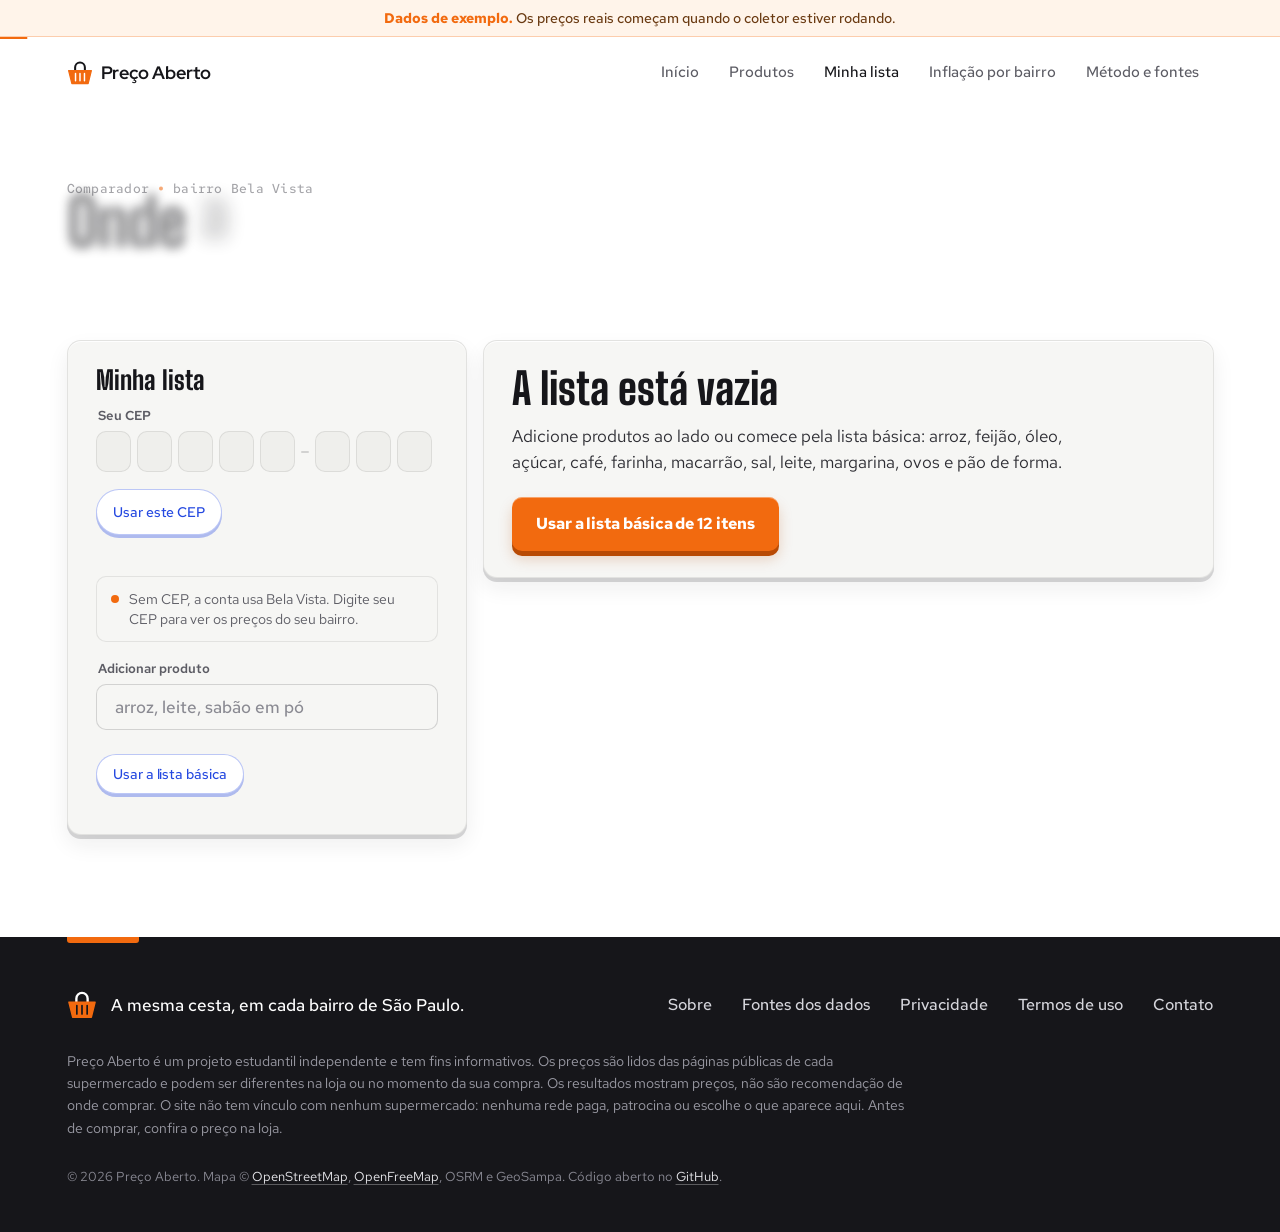
<file: lista.html>
<!DOCTYPE html>
<html lang="pt-BR">
<head>
<meta charset="utf-8">
<meta name="viewport" content="width=device-width, initial-scale=1">
<meta name="theme-color" content="#FFFFFF">
<title>Resultado da lista: Preço Aberto</title>
<meta name="description" content="Onde a minha lista de compras sai mais barata em São Paulo, e o que trocar para pagar menos.">
<link rel="canonical" href="https://theoscala45.github.io/preco-do-dia-a-dia/lista.html">
<meta property="og:type" content="website">
<meta property="og:site_name" content="Preço Aberto">
<meta property="og:locale" content="pt_BR">
<meta property="og:title" content="Resultado da lista: Preço Aberto">
<meta property="og:description" content="Onde a minha lista de compras sai mais barata em São Paulo, e o que trocar para pagar menos.">
<meta property="og:url" content="https://theoscala45.github.io/preco-do-dia-a-dia/lista.html">
<meta property="og:image" content="https://theoscala45.github.io/preco-do-dia-a-dia/assets/og.png">
<meta property="og:image:width" content="1200">
<meta property="og:image:height" content="630">
<meta property="og:image:alt" content="Preço Aberto: quanto custa a mesma compra em cada bairro de São Paulo">
<meta name="twitter:card" content="summary_large_image">
<link rel="preload" href="assets/fonts/red-hat-display-latin-wght-normal.woff2" as="font" type="font/woff2" crossorigin>
<link rel="preload" href="assets/fonts/red-hat-text-latin-wght-normal.woff2" as="font" type="font/woff2" crossorigin>
<link rel="icon" href="assets/logo/icone.svg" type="image/svg+xml">
<link rel="apple-touch-icon" href="assets/logo/apple-touch-icon.png">
<link rel="stylesheet" href="assets/vendor/maplibre-gl.css">
<link rel="stylesheet" href="assets/css/estilo.css?v=20261124w6">
<link rel="stylesheet" href="assets/css/etiqueta.css?v=20261127o">
<link rel="stylesheet" href="assets/css/celular.css?v=20261126e" media="(max-width:860px)">
<script>if(!matchMedia('(prefers-reduced-motion: reduce)').matches){document.documentElement.classList.add('anima');setTimeout(function(){document.documentElement.classList.add('mostra')},5000)}</script>
</head>
<body class="pg-lista">
<!-- espera: anel girando em volta da cesta; só aparece se a página demorar mais de 0,8 s para ficar pronta (ver assets/js/espera.js) -->
<div class="espera-tela" aria-hidden="true"><span class="espera-anel"><svg viewBox="0 0 64 64" fill="none" aria-hidden="true"><path d="M20 26V18a12 12 0 0 1 24 0v8" stroke="#16161A" stroke-width="5" stroke-linecap="round"/><path d="M4 26H60L52 58H12Z" fill="#F26A0F" stroke="#F26A0F" stroke-width="3" stroke-linejoin="round"/><path d="M21 33V51M32 33V51M43 33V51" stroke="#fff" stroke-width="3.6" stroke-linecap="round"/></svg></span><p class="espera-texto">Carregando os preços</p></div>

<p class="aviso" id="aviso" role="note" hidden><b>Dados de exemplo.</b> Os preços reais começam quando o coletor estiver rodando.</p>

<header class="topo">
  <a class="marca" href="index.html">Preço Aberto</a>
  <button type="button" class="menu-botao" id="menuBotao" aria-expanded="false" aria-controls="menu">Menu</button>
  <nav id="menu" aria-label="Páginas">
    <a href="index.html">Início</a>
    <a href="produtos.html">Produtos</a>
    <a href="lista.html">Minha lista</a>
    <a href="inflacao.html">Inflação por bairro</a>
    <a href="metodo.html">Método e fontes</a>
  </nav>
</header>

<main class="pagina">
  <header class="pg-topo">
    <p class="sobre" data-surge>Comparador <i></i> <span id="ptRotulo">bairro</span></p>
    <h1 class="titulo" data-titulo>Onde a minha lista sai mais barata</h1>
    <p class="lide" data-subtitulo>A minha lista somada em cada supermercado do meu bairro.</p>
  </header>

  <div class="lista-grade">
    <aside class="editor cartao" data-surge data-lenis-prevent>
      <h2>Minha lista <span class="conta" id="contagem"></span></h2>

      <form class="cep-form" id="cepForm" novalidate>
        <label for="cep">Seu CEP</label>
        <div class="cep-linha">
          <input id="cep" name="cep" inputmode="numeric" autocomplete="postal-code" placeholder="05422-000" maxlength="9" aria-describedby="cepMsg">
          <button type="submit" class="quieto">Usar este CEP</button>
        </div>
        <p class="cep-msg" id="cepMsg" aria-live="polite"></p>
      </form>
      <p class="cesta-ponto" id="cestaPonto"></p>

      <label for="busca">Adicionar produto</label>
      <input id="busca" type="search" placeholder="arroz, leite, sabão em pó" autocomplete="off" aria-controls="sugestoes">
      <ul class="sugestoes" id="sugestoes"></ul>

      <div class="acoes">
        <button type="button" class="quieto" id="basica">Usar a lista básica</button>
        <button type="button" class="quieto" id="limpar">Limpar</button>
      </div>
      <ul class="cupom-itens" id="itens"></ul>
    </aside>

    <div class="saida" aria-live="polite">
      <section class="cartao vazio" id="vazio" data-surge>
        <h2>A lista está vazia</h2>
        <p>Adicione produtos ao lado ou comece pela lista básica: arroz, feijão, óleo, açúcar, café, farinha, macarrão, sal, leite, margarina, ovos e pão de forma.</p>
        <button type="button" id="basica2">Usar a lista básica de 12 itens</button>
      </section>

      <div id="cheio" hidden>
        <section class="cartao vencedor" data-surge>
          <div>
            <p class="passo">Mercado mais barato</p>
            <h2 id="vNome"></h2>
            <div class="preco grande"><small>R$</small><b id="vInt">0</b><sup id="vCent">,00</sup></div>
            <p class="tot-falta" id="vFalta"></p>
            <p class="aviso-preco" id="vAviso"></p>
          </div>
          <dl class="fatos">
            <div><dt>Contra a rede mais cara</dt><dd id="vEco"></dd></div>
            <div><dt>Loja mais próxima</dt><dd id="vLoja"></dd></div>
            <div><dt>Bairro</dt><dd id="vPonto"></dd></div>
          </dl>
          <div class="acoes-resultado">
            <button type="button" class="quieto" id="vCompartilhar">Compartilhar</button>
            <button type="button" class="quieto" id="vFoto">Salvar como foto</button>
            <p class="nota nota-foto">Salve a lista como foto no celular para lembrar do que comprar e usar no mercado.</p>
          </div>
        </section>

        <section class="cartao trocas" id="trocas" data-surge>
          <p class="passo">Trocar por mais barato</p>
          <h2 id="tTitulo"></h2>
          <p class="nota" id="tNota"></p>
          <ul class="trocas-lista" id="tLista"></ul>
          <button type="button" class="quieto" id="tTodas">Trocar todas</button>
        </section>

        <section class="cartao mapa-cartao" data-surge>
          <div class="mapa-caixa"><div id="mapaRota"></div></div>
          <p class="nota" id="mapaNota"></p>
          <p class="nota"><span class="so-mouse">Para aproximar, segure Ctrl (⌘ no Mac) e role a rodinha, faça o movimento de pinça no touchpad ou dê dois cliques no mapa.</span><span class="so-toque">Para aproximar, use a pinça com dois dedos ou dê dois toques no mapa.</span></p>
        </section>

        <details class="abre-lista" data-surge>
          <summary>Total em cada rede</summary>
          <ol class="ranking dentro" id="ranking" aria-label="Total da lista em cada rede"></ol>
        </details>

        <details class="abre-lista" data-surge>
          <summary>Produto por produto</summary>
          <p class="nota dentro">Em laranja, o menor preço de cada produto. Um traço: a rede não tinha o produto no site.</p>
          <div class="rolagem" tabindex="0" role="region" aria-label="Tabela de preços por produto e rede">
            <table class="tabela" id="tabela"></table>
          </div>
        </details>
      </div>
    </div>
  </div>
</main>

<footer class="rodape">
  <div class="rodape-topo">
    <a class="rodape-marca" href="index.html"><i aria-hidden="true"></i>A mesma cesta, em cada bairro de São Paulo.</a>
    <nav class="rodape-nav" aria-label="Sobre o projeto">
      <a href="sobre.html">Sobre</a>
      <a href="metodo.html">Fontes dos dados</a>
      <a href="privacidade.html">Privacidade</a>
      <a href="termos.html">Termos de uso</a>
      <a href="contato.html">Contato</a>
    </nav>
  </div>
  <p class="rodape-aviso">Preço Aberto é um projeto estudantil independente e tem fins informativos. Os preços são lidos das páginas públicas de cada supermercado e podem ser diferentes na loja ou no momento da sua compra. Os resultados mostram preços, não são recomendação de onde comprar. O site não tem vínculo com nenhum supermercado: nenhuma rede paga, patrocina ou escolhe o que aparece aqui. Antes de comprar, confira o preço na loja.</p>
  <p class="rodape-fim">© 2026 Preço Aberto. Mapa © <a href="https://www.openstreetmap.org/copyright">OpenStreetMap</a>, <a href="https://openfreemap.org">OpenFreeMap</a>, OSRM e GeoSampa. Código aberto no <a href="https://github.com/theoscala45/preco-do-dia-a-dia">GitHub</a>.</p>
</footer>

<script src="assets/vendor/gsap.min.js" defer></script>
<script src="assets/vendor/ScrollTrigger.min.js" defer></script>
<script src="assets/vendor/SplitText.min.js" defer></script>
<script src="assets/vendor/lenis.min.js" defer></script>
<script src="assets/vendor/maplibre-gl.js" defer></script>
<script type="module" src="assets/js/lista.js?v=20261127l"></script>
</body>
</html>
</file>
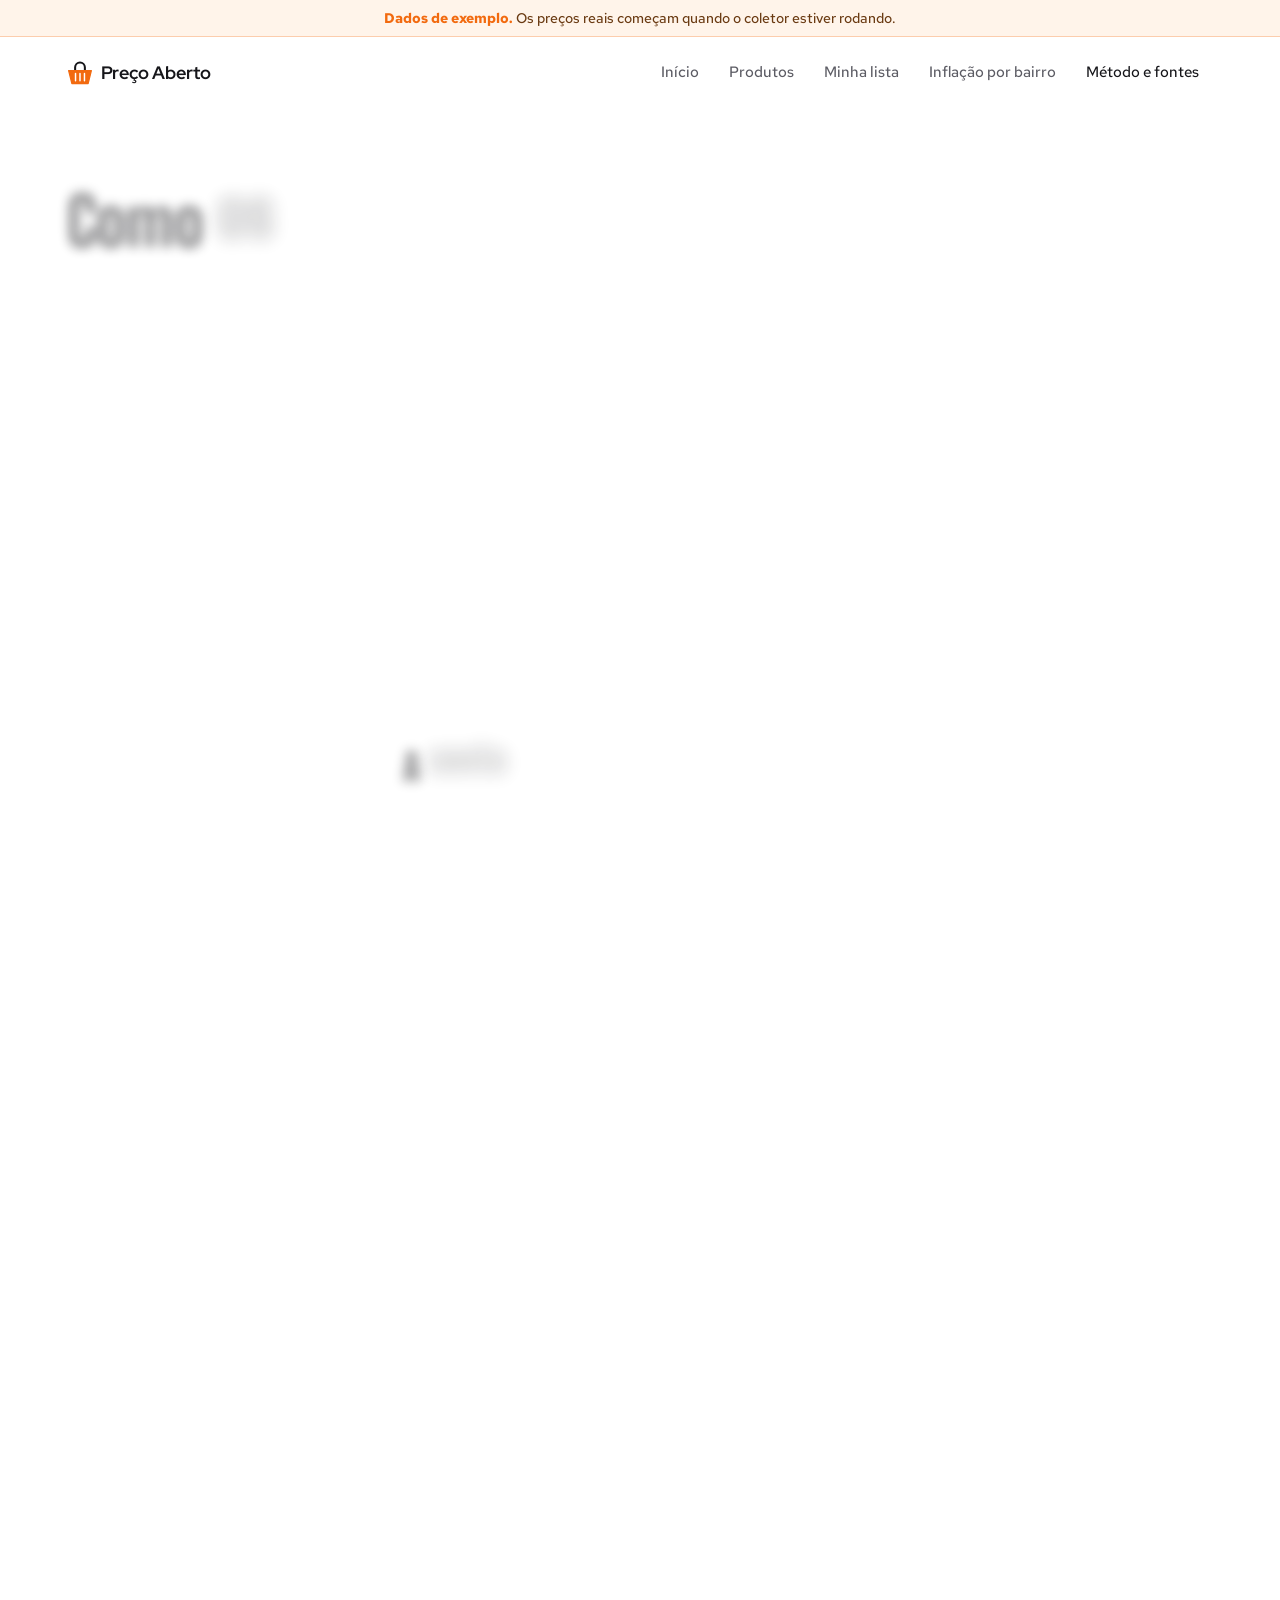
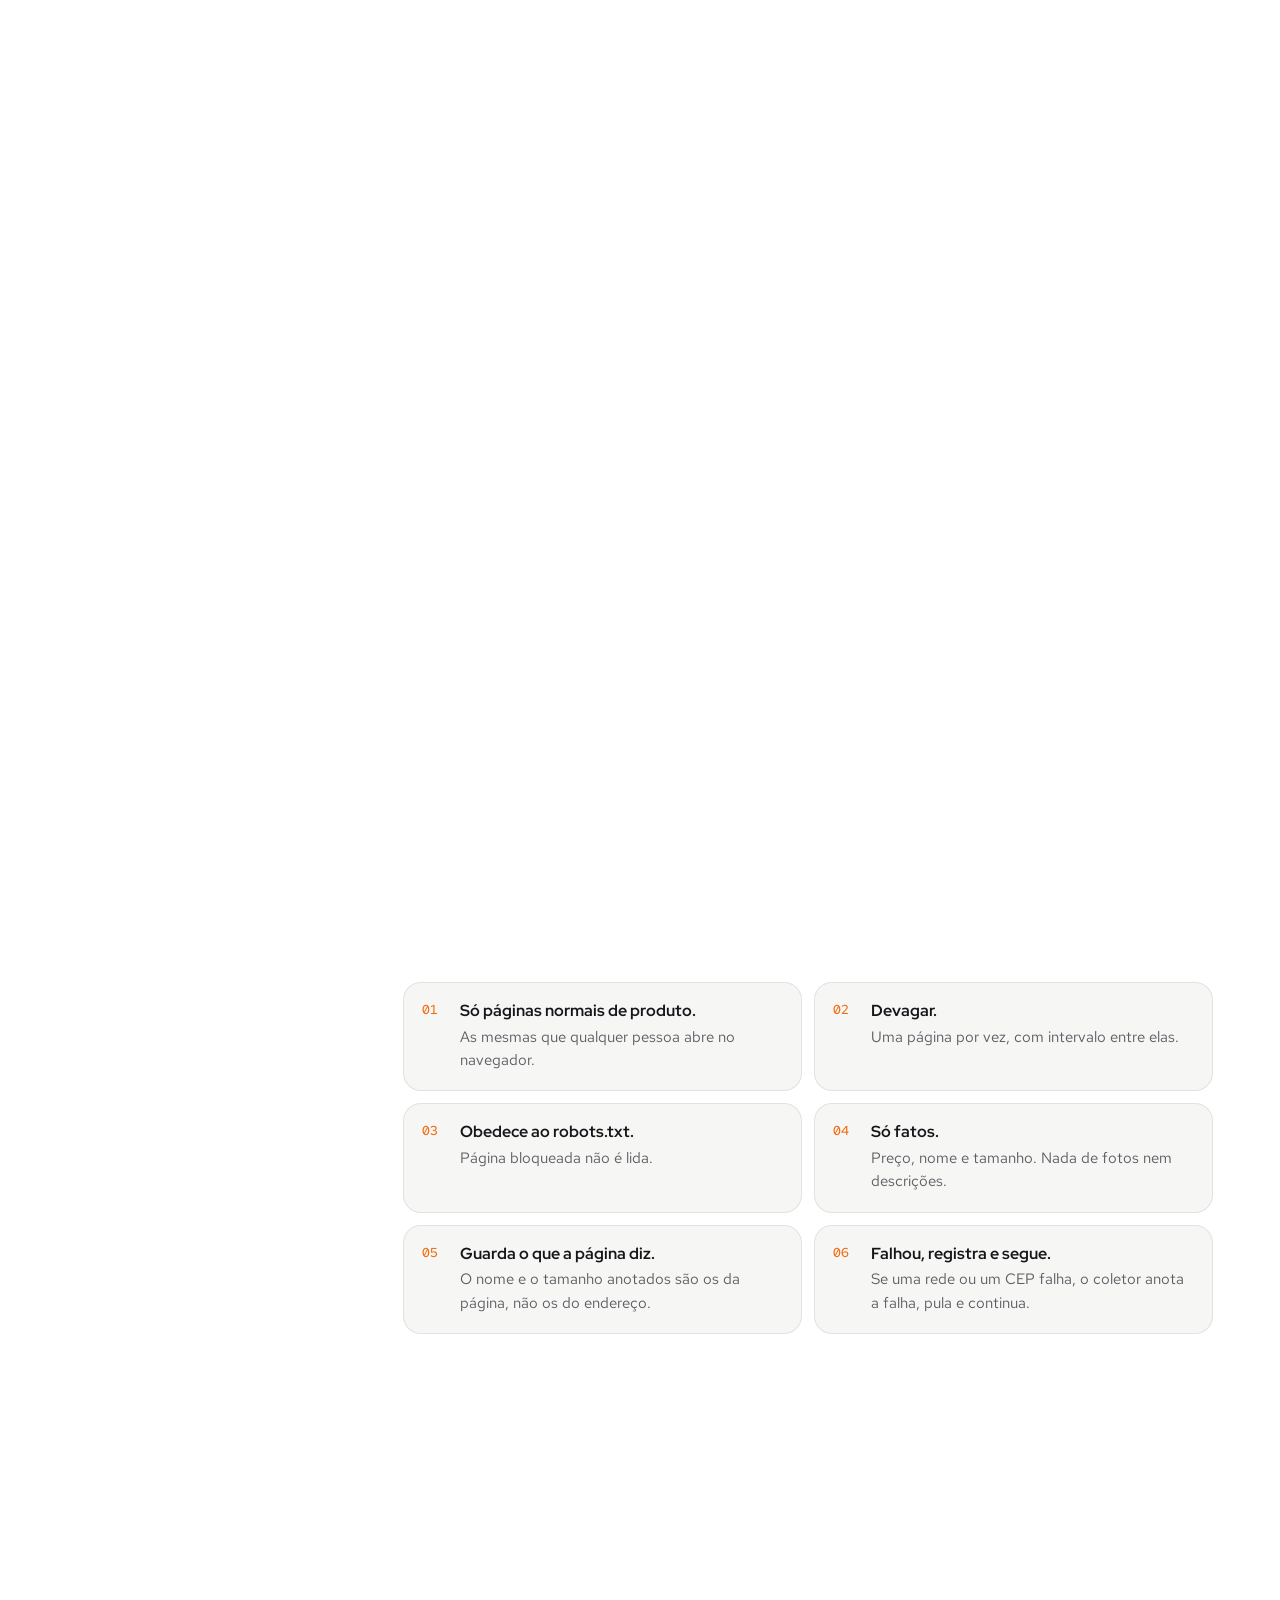
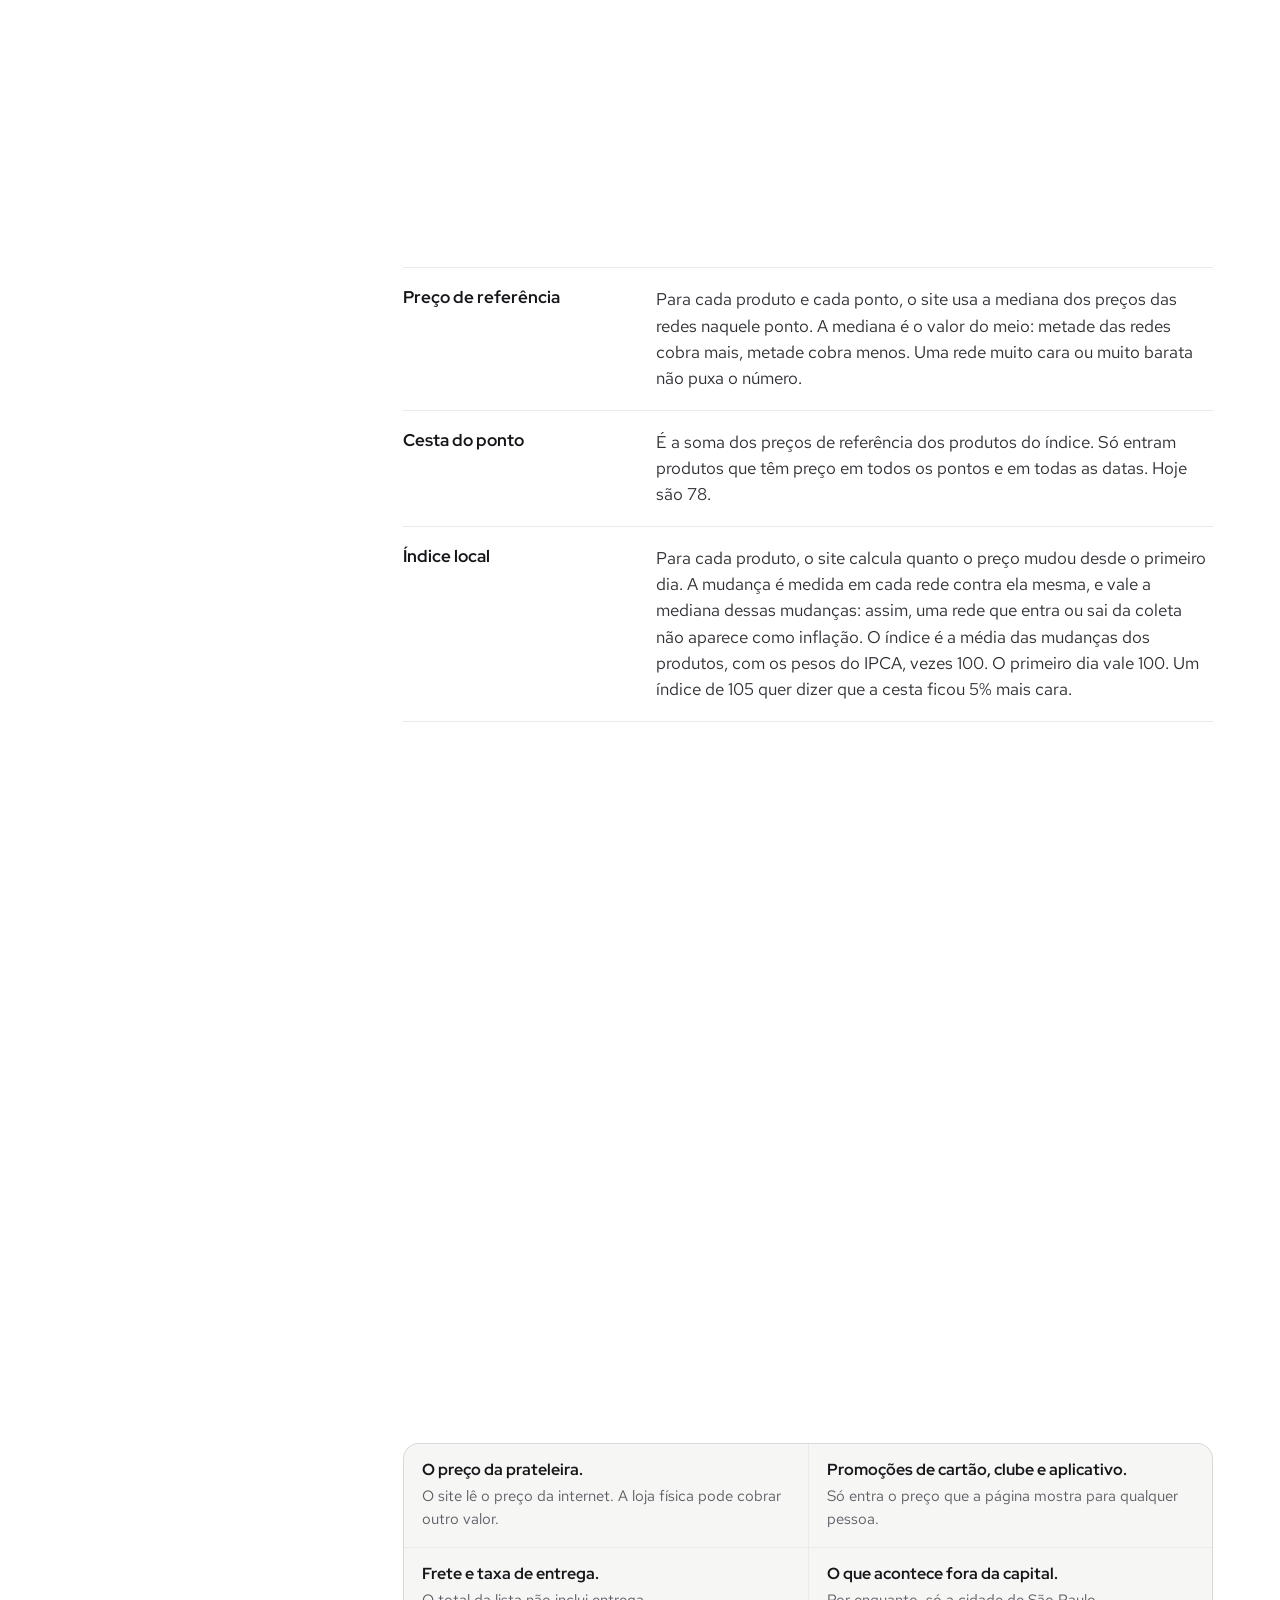
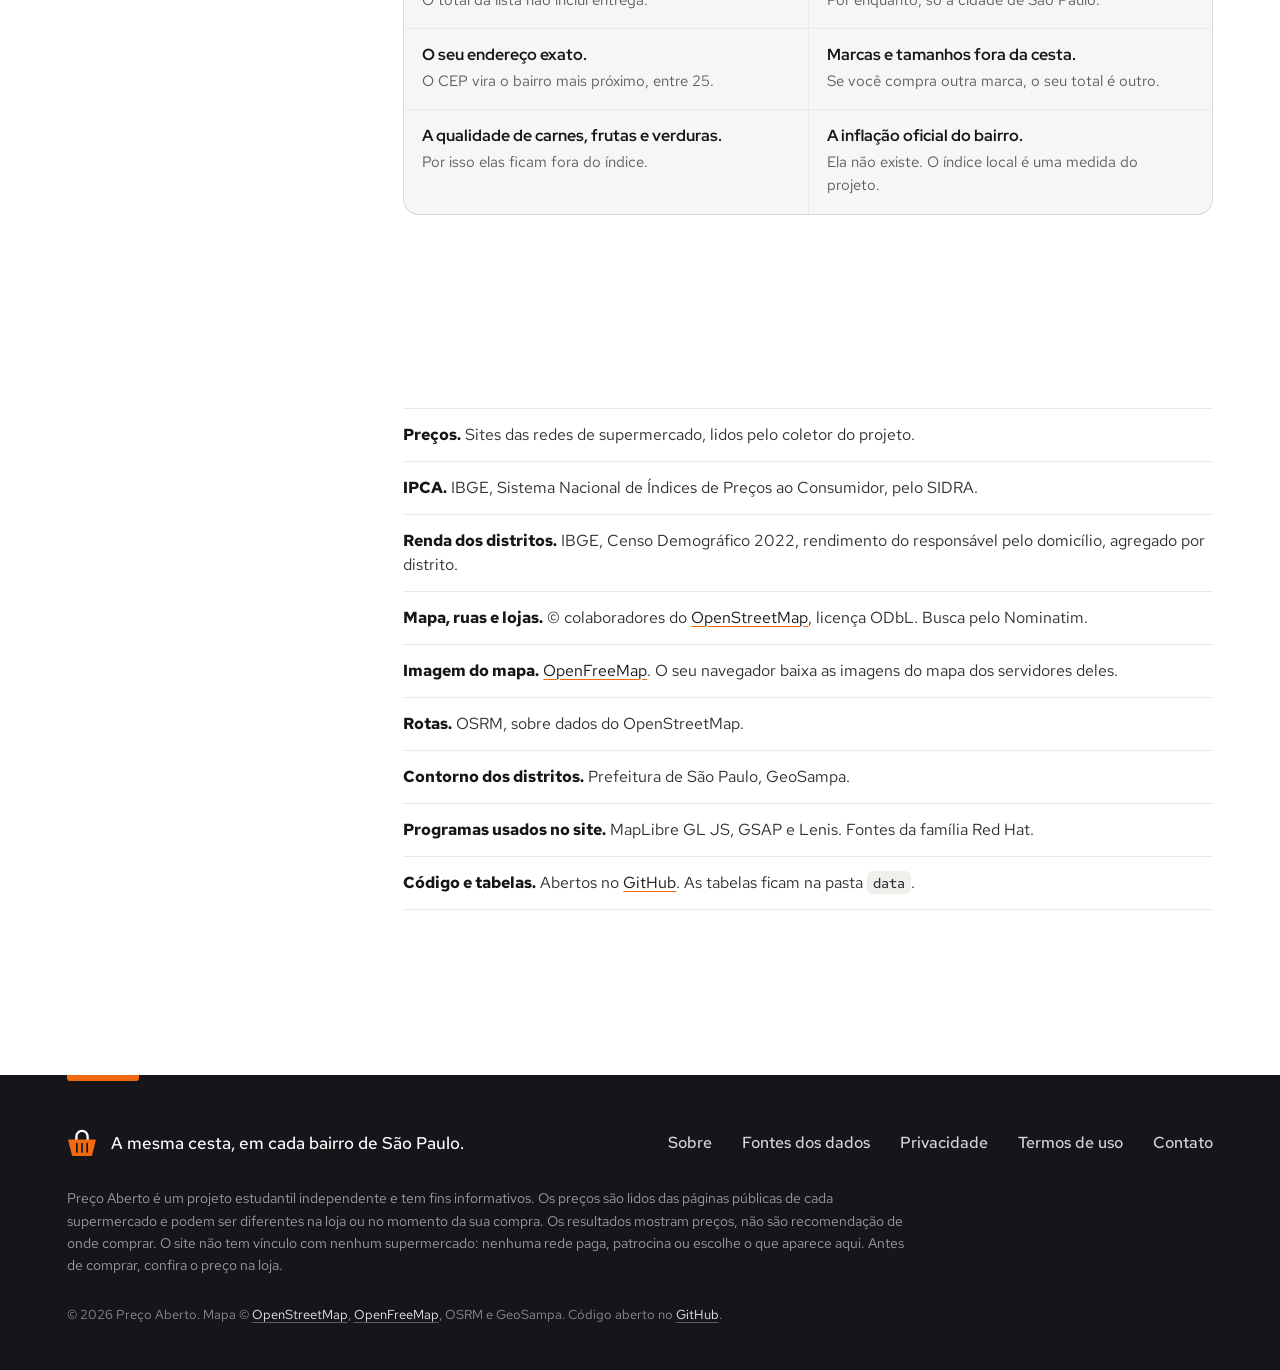
<file: metodo.html>
<!DOCTYPE html>
<html lang="pt-BR">
<head>
<meta charset="utf-8">
<meta name="viewport" content="width=device-width, initial-scale=1">
<meta name="theme-color" content="#FFFFFF">
<title>Método e fontes: Preço Aberto</title>
<meta name="description" content="Como a cesta foi escolhida, de onde vêm os preços, como o índice é calculado e o que o site não sabe.">
<link rel="canonical" href="https://theoscala45.github.io/preco-do-dia-a-dia/metodo.html">
<meta property="og:type" content="website">
<meta property="og:site_name" content="Preço Aberto">
<meta property="og:locale" content="pt_BR">
<meta property="og:title" content="Método e fontes: Preço Aberto">
<meta property="og:description" content="Como a cesta foi escolhida, de onde vêm os preços, como o índice é calculado e o que o site não sabe.">
<meta property="og:url" content="https://theoscala45.github.io/preco-do-dia-a-dia/metodo.html">
<meta property="og:image" content="https://theoscala45.github.io/preco-do-dia-a-dia/assets/og.png">
<meta property="og:image:width" content="1200">
<meta property="og:image:height" content="630">
<meta property="og:image:alt" content="Preço Aberto: quanto custa a mesma compra em cada bairro de São Paulo">
<meta name="twitter:card" content="summary_large_image">
<link rel="preload" href="assets/fonts/red-hat-display-latin-wght-normal.woff2" as="font" type="font/woff2" crossorigin>
<link rel="preload" href="assets/fonts/red-hat-text-latin-wght-normal.woff2" as="font" type="font/woff2" crossorigin>
<link rel="icon" href="assets/logo/icone.svg" type="image/svg+xml">
<link rel="apple-touch-icon" href="assets/logo/apple-touch-icon.png">
<link rel="stylesheet" href="assets/css/estilo.css?v=20261124w6">
<link rel="stylesheet" href="assets/css/etiqueta.css?v=20261127o">
<link rel="stylesheet" href="assets/css/celular.css?v=20261126e" media="(max-width:860px)">
<script>if(!matchMedia('(prefers-reduced-motion: reduce)').matches){document.documentElement.classList.add('anima');setTimeout(function(){document.documentElement.classList.add('mostra')},5000)}</script>
</head>
<body class="pg-metodo">
<!-- espera: anel girando em volta da cesta; só aparece se a página demorar mais de 0,8 s para ficar pronta (ver assets/js/espera.js) -->
<div class="espera-tela" aria-hidden="true"><span class="espera-anel"><svg viewBox="0 0 64 64" fill="none" aria-hidden="true"><path d="M20 26V18a12 12 0 0 1 24 0v8" stroke="#16161A" stroke-width="5" stroke-linecap="round"/><path d="M4 26H60L52 58H12Z" fill="#F26A0F" stroke="#F26A0F" stroke-width="3" stroke-linejoin="round"/><path d="M21 33V51M32 33V51M43 33V51" stroke="#fff" stroke-width="3.6" stroke-linecap="round"/></svg></span><p class="espera-texto">Carregando os preços</p></div>

<p class="aviso" id="aviso" role="note" hidden><b>Dados de exemplo.</b> Os preços reais começam quando o coletor estiver rodando.</p>

<header class="topo">
  <a class="marca" href="index.html">Preço Aberto</a>
  <button type="button" class="menu-botao" id="menuBotao" aria-expanded="false" aria-controls="menu">Menu</button>
  <nav id="menu" aria-label="Páginas">
    <a href="index.html">Início</a>
    <a href="produtos.html">Produtos</a>
    <a href="lista.html">Minha lista</a>
    <a href="inflacao.html">Inflação por bairro</a>
    <a href="metodo.html">Método e fontes</a>
  </nav>
</header>

<main class="pagina">
  <header class="pg-topo">
    <p class="sobre" data-surge>Método e fontes <i></i> o que o site sabe e o que não sabe</p>
    <h1 class="titulo" data-titulo>Como os números deste site são feitos</h1>
    <p class="lide" data-subtitulo>De onde vêm os preços, como a cesta foi escolhida, como as contas são feitas e quais são os limites. Tudo o que está aqui pode ser conferido nas tabelas e no código, que são abertos.</p>
  </header>

  <dl class="resumo">
    <div class="cartao" data-surge><dd><b data-conta="100">100</b></dd><dt>produtos na cesta, com marca e tamanho fixos</dt></div>
    <div class="cartao" data-surge><dd><b data-conta="78">78</b></dd><dt>entram no índice. Carnes e hortifruti ficam fora</dt></div>
    <div class="cartao" data-surge><dd><b data-conta="25">25</b></dd><dt>bairros da capital, cinco por zona</dt></div>
    <div class="cartao" data-surge><dd><b data-conta="10">10</b></dd><dt>redes de supermercado comparadas</dt></div>
  </dl>

  <div class="metodo-grade">
    <nav class="indice" aria-label="Nesta página" data-surge>
      <p class="passo">Nesta página</p>
      <ol>
        <li><a href="#cesta">A cesta de 100 produtos</a></li>
        <li><a href="#pontos">Os 25 bairros</a></li>
        <li><a href="#redes">As redes e as regras de cada uma</a></li>
        <li><a href="#coleta">Como os preços são lidos</a></li>
        <li><a href="#contas">Como as contas são feitas</a></li>
        <li><a href="#mapa-e-rotas">O mapa, as lojas e as rotas</a></li>
        <li><a href="#limites">O que o site não sabe</a></li>
        <li><a href="#fontes">Fontes e licenças</a></li>
      </ol>
    </nav>

    <div class="texto">
      <section id="cesta" class="bloco">
        <p class="passo" data-surge>01</p>
        <h2 data-titulo>A cesta de 100 produtos</h2>
        <div class="prosa" data-surge>
          <p>A cesta tem 100 produtos de supermercado. Cada um tem marca e tamanho definidos, por exemplo "Arroz branco tipo 1, Camil, 5 kg". Assim o site compara sempre o mesmo produto entre redes e entre meses, e não "um arroz qualquer".</p>
          <p>Os produtos se dividem em quatro grupos. Carnes, frutas e verduras entram no comparador de listas, mas ficam fora do índice de preços: o corte, o peso e a qualidade mudam de uma loja para outra, e a comparação deixaria de ser do mesmo produto.</p>
        </div>
        <ul class="grupos" id="grupos" data-surge></ul>
        <details class="abre-lista" data-surge>
          <summary>Ver os 100 produtos</summary>
          <div class="rolagem"><table class="tabela simples" id="tabProdutos"></table></div>
        </details>
      </section>

      <section id="pontos" class="bloco">
        <p class="passo" data-surge>02</p>
        <h2 data-titulo>Os 25 bairros</h2>
        <div class="prosa" data-surge>
          <p>Algumas redes mostram na internet um preço diferente para cada CEP. Por isso o site consulta os preços em 25 CEPs da capital, cinco por zona: centro, oeste, sul, leste e norte. Cada CEP representa um bairro.</p>
          <p>Quando você digita o seu CEP, o site usa o bairro de CEP mais próximo. É uma aproximação: ele pode ficar a alguns quilômetros da sua casa. Os 96 distritos da cidade usam o bairro mais perto.</p>
        </div>
        <details class="abre-lista" data-surge>
          <summary>Como a renda de cada bairro foi definida</summary>
          <div class="prosa dentro">
          <p>Cada ponto tem uma faixa de renda: alta, média ou baixa. Ela vem do Censo 2022 do IBGE. É o rendimento médio da pessoa responsável pelo domicílio no distrito do ponto, comparado com os 96 distritos da cidade: o terço de baixo é renda baixa, o do meio renda média e o de cima renda alta. O Censo 2022 só divulga o rendimento do responsável pelo domicílio, não a renda da família inteira. Oito pontos caem na renda alta, nove na média e oito na baixa. Para chegar nesse equilíbrio, quatro pontos de renda alta da primeira lista foram trocados antes do início da série: Liberdade por Sé, Butantã por Raposo Tavares, Mooca por Cidade Tiradentes e Tucuruvi por Jaçanã.</p>
          </div>
        </details>
        <details class="abre-lista" data-surge>
          <summary>Ver os 25 bairros</summary>
          <div class="rolagem"><table class="tabela simples" id="tabPontos"></table></div>
        </details>
      </section>

      <section id="redes" class="bloco">
        <p class="passo" data-surge>03</p>
        <h2 data-titulo>As redes e as regras de cada uma</h2>
        <div class="prosa" data-surge>
          <p>Antes de ler qualquer preço de uma rede, o projeto leu o arquivo robots.txt e os termos de uso dela. O robots.txt é o arquivo em que um site diz o que programas automáticos podem ou não podem ler. O coletor obedece a esse arquivo e nunca contorna um bloqueio.</p>
          <p>As dez redes aparecem no site. A St Marche proíbe, nos termos de uso, copiar ou republicar conteúdo sem autorização por escrito. O projeto pediu essa autorização por e-mail e a St Marche autorizou, sem condições.</p>
        </div>
        <details class="abre-lista" data-surge>
          <summary>Ver a tabela das redes</summary>
          <div class="rolagem">
            <table class="tabela simples">
              <thead><tr><th scope="col">Rede</th><th scope="col">Preço muda por</th><th scope="col">robots.txt</th><th scope="col">Termos de uso</th><th scope="col">Situação</th></tr></thead>
              <tbody>
                <tr><th scope="row">Tenda Atacado</th><td>CEP</td><td>Bloqueia a busca, libera páginas de produto</td><td>Não tem. Só política de privacidade</td><td><span class="selo ok">Liberado</span></td></tr>
                <tr><th scope="row">Carrefour</th><td>CEP (o projeto lê o preço único do site)</td><td>Libera busca e produto</td><td>Não encontrados</td><td><span class="selo">Liberado com dúvida</span></td></tr>
                <tr><th scope="row">Atacadão</th><td>Loja</td><td>Bloqueia a busca, libera produto</td><td>O conteúdo é do Atacadão. Uso não autorizado é vedado. Nada sobre programas automáticos</td><td><span class="selo">Liberado com cuidado</span></td></tr>
                <tr><th scope="row">Pão de Açúcar</th><td>Preço único</td><td>Bloqueia a busca, libera produto</td><td>Não encontrados</td><td><span class="selo">Liberado com dúvida</span></td></tr>
                <tr><th scope="row">Sonda</th><td>Preço único</td><td>Libera produto</td><td>Só falam de redes sociais</td><td><span class="selo ok">Liberado</span></td></tr>
                <tr><th scope="row">St Marche</th><td>Preço único</td><td>Libera produto</td><td>Pedem autorização por escrito para copiar ou republicar</td><td><span class="selo ok">Autorizado por e-mail</span></td></tr>
                <tr><th scope="row">Santa Luzia</th><td>Preço único (loja única)</td><td>Bloqueia a busca, libera produto</td><td>Não encontrados</td><td><span class="selo">Liberado com dúvida</span></td></tr>
                <tr><th scope="row">Hirota</th><td>Loja</td><td>Bloqueia a busca, libera produto</td><td>Não tem</td><td><span class="selo">Liberado com dúvida</span></td></tr>
                <tr><th scope="row">Mambo</th><td>Preço único (igual em todas as lojas)</td><td>Libera produto</td><td>Só regras de compra</td><td><span class="selo ok">Liberado</span></td></tr>
                <tr><th scope="row">Nagumo</th><td>Loja</td><td>Não tem robots.txt</td><td>Só regras de compra</td><td><span class="selo ok">Liberado</span></td></tr>
              </tbody>
            </table>
          </div>
          <p class="nota dentro">"Liberado com dúvida" quer dizer que o robots.txt permite a leitura, mas os termos de uso não foram encontrados ou não foram confirmados.</p>
        </details>
      </section>

      <section id="coleta" class="bloco">
        <p class="passo" data-surge>04</p>
        <h2 data-titulo>Como os preços são lidos</h2>
        <div class="prosa" data-surge>
          <p>Um programa, o coletor, abre a página de cada produto no site da rede e anota o preço que a página mostra. Nas redes em que o preço muda por CEP ou por loja, ele antes informa o CEP do bairro ou escolhe a loja mais perto. Ele roda toda noite, de madrugada. As regras dele são estas:</p>
        </div>
        <ul class="regras" data-fila>
          <li><b>Só páginas normais de produto.</b> As mesmas que qualquer pessoa abre no navegador.</li>
          <li><b>Devagar.</b> Uma página por vez, com intervalo entre elas.</li>
          <li><b>Obedece ao robots.txt.</b> Página bloqueada não é lida.</li>
          <li><b>Só fatos.</b> Preço, nome e tamanho. Nada de fotos nem descrições.</li>
          <li><b>Guarda o que a página diz.</b> O nome e o tamanho anotados são os da página, não os do endereço.</li>
          <li><b>Falhou, registra e segue.</b> Se uma rede ou um CEP falha, o coletor anota a falha, pula e continua.</li>
        </ul>
        <div class="prosa" data-surge>
          <p>Produto sem preço no dia entra na tabela como indisponível. Isso é um dado, não um erro: quer dizer que a rede não vendia aquele produto para aquele CEP naquele dia.</p>
        </div>
        <details class="abre-lista" data-surge>
          <summary>Como funciona em cada rede</summary>
          <div class="prosa dentro">
            <p>No Atacadão o preço muda por loja. Para cada CEP, o coletor usa a loja de retirada mais perto que o próprio site oferece. Só algumas lojas fazem retirada pela internet, então essa loja pode ficar longe do bairro: para Capão Redondo, por exemplo, é a de Villa Lobos, a 14 km. O preço é o da internet para aquela loja, e o Atacadão não vende frutas e verduras pela internet.</p>
            <p>No Carrefour, o site mostra uma verificação contra robôs (captcha) para o navegador automático que informaria o CEP. O projeto não contorna esse tipo de bloqueio. Por isso, no Carrefour, o coletor lê só a página normal de cada produto e guarda o preço padrão do site, o que aparece antes de alguém informar o CEP. É um preço único para a cidade. O projeto pediu ao Carrefour autorização para ler o preço por CEP.</p>
            <p>No Pão de Açúcar, a página de produto mostra o preço sem pedir CEP, e o preço é o mesmo para a cidade. O site não tem lista pública de produtos (sitemap) e o robots.txt bloqueia a busca. Por isso os links foram achados percorrendo as páginas de categoria do site, como uma pessoa faria. Essas páginas só abrem em navegador, então o coletor usa o navegador automático também aqui.</p>
            <p>O Sonda e o Santa Luzia também têm preço único. As páginas de produto dos dois abrem sem navegador e trazem o preço nos dados padronizados da página. No Sonda, os links foram achados percorrendo as páginas de categoria; no Santa Luzia, pela lista pública de produtos (sitemap). O site do Santa Luzia não vende carnes, frutas e verduras frescas pela internet, então esses produtos ficam de fora nessa rede.</p>
            <p>A St Marche também tem preço único. A página de produto abre sem navegador e traz o preço e a disponibilidade nos dados da própria página. Os links vieram da lista pública de produtos do site (sitemap). Frutas, verduras e carnes aparecem com o preço do quilo.</p>
            <p>No Nagumo, o preço muda de loja para loja: cerca de um produto em dez custa diferente, mais nas frutas e nas carnes. Para cada CEP, o coletor informa o CEP no próprio site e fica com a primeira loja de retirada que ele oferece. As lojas do Nagumo ficam quase todas na zona leste e em cidades vizinhas (Guarulhos, Santo André, Osasco), então a loja usada pode ficar longe do ponto: para a Bela Vista, por exemplo, é a de Osasco. O site não tem robots.txt, e os links foram achados pela busca do próprio site. Numa promoção, vale o preço que a página mostra (o "Por:").</p>
            <p>No Mambo, o preço é o mesmo em todas as lojas: o projeto conferiu seis produtos em quatro lojas e só o estoque mudava. Por isso ele entra com preço único, lido na página de cada produto. Numa promoção, vale o preço atual, não o antigo riscado; nos produtos vendidos por peso, o do quilo. Os links vieram da lista pública de produtos do site (sitemap).</p>
            <p>No Hirota, o preço muda um pouco de loja para loja: a maioria dos produtos custa o mesmo, mas carnes e alguns itens mudam. O site oferece cinco lojas de retirada (Nazaré, Morumbi, Santa Cecília, Vila Formosa e Campo Belo). Para cada CEP, o coletor escolhe a mais perto do ponto, em linha reta, e guarda o preço dela. Para Perus, por exemplo, é a de Santa Cecília, a 17 km.</p>
          </div>
        </details>
        <div class="prosa" data-surge>
          <p id="estadoColeta"></p>
        </div>
        <details class="abre-lista" data-surge>
          <summary>Quantos produtos foram achados em cada rede</summary>
          <div class="prosa dentro"><p id="estadoLinks"></p></div>
        </details>
      </section>

      <section id="contas" class="bloco">
        <p class="passo" data-surge>05</p>
        <h2 data-titulo>Como as contas são feitas</h2>
        <dl class="contas" data-fila>
          <div><dt>Preço de referência</dt><dd>Para cada produto e cada ponto, o site usa a mediana dos preços das redes naquele ponto. A mediana é o valor do meio: metade das redes cobra mais, metade cobra menos. Uma rede muito cara ou muito barata não puxa o número.</dd></div>
          <div><dt>Cesta do ponto</dt><dd>É a soma dos preços de referência dos produtos do índice. Só entram produtos que têm preço em todos os pontos e em todas as datas. Hoje são <span id="nCesta">78</span>.</dd></div>
          <div><dt>Índice local</dt><dd>Para cada produto, o site calcula quanto o preço mudou desde o primeiro dia. A mudança é medida em cada rede contra ela mesma, e vale a mediana dessas mudanças: assim, uma rede que entra ou sai da coleta não aparece como inflação. O índice é a média das mudanças dos produtos, com os pesos do IPCA, vezes 100. O primeiro dia vale 100. Um índice de 105 quer dizer que a cesta ficou 5% mais cara.</dd></div>
        </dl>
        <details class="abre-lista" data-surge>
          <summary>Pesos, comparador e mapa do início</summary>
          <dl class="contas dentro">
            <div><dt>Pesos</dt><dd>No IPCA, cada item pesa conforme o gasto das famílias. Aqui cada produto recebe o peso do seu item no IPCA do Brasil, publicado pelo IBGE. Quando dois produtos caem no mesmo item (arroz Camil e arroz Tio João), o peso é dividido entre eles. Aveia, ketchup, ervilha, creme de leite, álcool e inseticida não têm item parecido e recebem o peso médio. Os pesos do Brasil foram usados porque a região de São Paulo não publica peso para vários itens da cesta.</dd></div>
            <div><dt>IPCA</dt><dd>É a inflação mensal oficial, do IBGE, acumulada a partir do mês seguinte ao primeiro dia, para ser comparada com o índice local. Cada mês entra uma vez. O IBGE divulga o IPCA de um mês no mês seguinte, então o mês corrente ainda não entra; o site baixa o número novo sozinho todo mês.</dd></div>
            <div><dt>Comparador de lista</dt><dd>O site soma a lista em cada rede. Vence a rede com menos itens indisponíveis e, no empate, a de menor total. A economia é a diferença para a rede mais cara que tem os mesmos itens.</dd></div>
            <div><dt>Trocas por mais barato</dt><dd>Na Minha lista, o site mostra produtos parecidos da cesta (outra marca do mesmo arroz, por exemplo) que custam menos na loja mais barata. A troca só aparece se o produto também não sai mais caro por quilo, litro ou unidade.</dd></div>
            <div><dt>Redes no mapa do início</dt><dd>Nem toda rede vende todos os produtos (o Hirota não vende higiene pela internet, por exemplo). Por isso cada rede é comparada pelos itens do índice que ela vende no ponto: o preço de cada item é dividido pela mediana das redes ali, e a média dessas razões, com o peso de cada item no IPCA, diz quanto a rede cobra acima ou abaixo da mediana. O valor mostrado é a cesta do ponto vezes esse número, e a lista diz em quantos itens cada rede foi comparada. Só entram itens que pelo menos três redes vendem no ponto.</dd></div>
          </dl>
        </details>
      </section>

      <section id="mapa-e-rotas" class="bloco">
        <p class="passo" data-surge>06</p>
        <h2 data-titulo>O mapa, as lojas e as rotas</h2>
        <div class="prosa" data-surge>
          <p>O mapa, as ruas e os endereços das lojas vêm do OpenStreetMap, um mapa do mundo feito por voluntários. O site achou <span id="nLojas">212</span> lojas das redes na Grande São Paulo. As rotas são caminhos de carro, calculados do ponto de coleta até a loja mais próxima de cada rede.</p>
          <p>O cadastro do OpenStreetMap tem falhas. Pode faltar loja, e pode haver loja que já fechou. Quando faltam lojas de uma rede, a "loja mais próxima" dela aparece mais longe do que é.</p>
          <p>O preço comparado é o do site da rede para o CEP. A loja do mapa mostra onde fica a unidade mais próxima, não onde aquele preço foi lido.</p>
        </div>
      </section>

      <section id="limites" class="bloco">
        <p class="passo" data-surge>07</p>
        <h2 data-titulo>O que o site não sabe</h2>
        <ul class="lista-limites" data-fila>
          <li><b>O preço da prateleira.</b> O site lê o preço da internet. A loja física pode cobrar outro valor.</li>
          <li><b>Promoções de cartão, clube e aplicativo.</b> Só entra o preço que a página mostra para qualquer pessoa.</li>
          <li><b>Frete e taxa de entrega.</b> O total da lista não inclui entrega.</li>
          <li><b>O que acontece fora da capital.</b> Por enquanto, só a cidade de São Paulo.</li>
          <li><b>O seu endereço exato.</b> O CEP vira o bairro mais próximo, entre 25.</li>
          <li><b>Marcas e tamanhos fora da cesta.</b> Se você compra outra marca, o seu total é outro.</li>
          <li><b>A qualidade de carnes, frutas e verduras.</b> Por isso elas ficam fora do índice.</li>
          <li><b>A inflação oficial do bairro.</b> Ela não existe. O índice local é uma medida do projeto.</li>
        </ul>
      </section>

      <section id="fontes" class="bloco">
        <p class="passo" data-surge>08</p>
        <h2 data-titulo>Fontes e licenças</h2>
        <ul class="fontes" data-fila>
          <li><b>Preços.</b> Sites das redes de supermercado, lidos pelo coletor do projeto.</li>
          <li><b>IPCA.</b> IBGE, Sistema Nacional de Índices de Preços ao Consumidor, pelo SIDRA.</li>
          <li><b>Renda dos distritos.</b> IBGE, Censo Demográfico 2022, rendimento do responsável pelo domicílio, agregado por distrito.</li>
          <li><b>Mapa, ruas e lojas.</b> © colaboradores do <a href="https://www.openstreetmap.org/copyright">OpenStreetMap</a>, licença ODbL. Busca pelo Nominatim.</li>
          <li><b>Imagem do mapa.</b> <a href="https://openfreemap.org">OpenFreeMap</a>. O seu navegador baixa as imagens do mapa dos servidores deles.</li>
          <li><b>Rotas.</b> OSRM, sobre dados do OpenStreetMap.</li>
          <li><b>Contorno dos distritos.</b> Prefeitura de São Paulo, GeoSampa.</li>
          <li><b>Programas usados no site.</b> MapLibre GL JS, GSAP e Lenis. Fontes da família Red Hat.</li>
          <li><b>Código e tabelas.</b> Abertos no <a href="https://github.com/theoscala45/preco-do-dia-a-dia">GitHub</a>. As tabelas ficam na pasta <code>data</code>.</li>
        </ul>
        <p class="nota" data-surge>O site não tem cadastro, não usa cookies de rastreamento e não envia o seu CEP nem a lista para lugar nenhum. Os dois ficam guardados só no seu navegador.</p>
      </section>
    </div>
  </div>
</main>

<footer class="rodape">
  <div class="rodape-topo">
    <a class="rodape-marca" href="index.html"><i aria-hidden="true"></i>A mesma cesta, em cada bairro de São Paulo.</a>
    <nav class="rodape-nav" aria-label="Sobre o projeto">
      <a href="sobre.html">Sobre</a>
      <a href="metodo.html">Fontes dos dados</a>
      <a href="privacidade.html">Privacidade</a>
      <a href="termos.html">Termos de uso</a>
      <a href="contato.html">Contato</a>
    </nav>
  </div>
  <p class="rodape-aviso">Preço Aberto é um projeto estudantil independente e tem fins informativos. Os preços são lidos das páginas públicas de cada supermercado e podem ser diferentes na loja ou no momento da sua compra. Os resultados mostram preços, não são recomendação de onde comprar. O site não tem vínculo com nenhum supermercado: nenhuma rede paga, patrocina ou escolhe o que aparece aqui. Antes de comprar, confira o preço na loja.</p>
  <p class="rodape-fim">© 2026 Preço Aberto. Mapa © <a href="https://www.openstreetmap.org/copyright">OpenStreetMap</a>, <a href="https://openfreemap.org">OpenFreeMap</a>, OSRM e GeoSampa. Código aberto no <a href="https://github.com/theoscala45/preco-do-dia-a-dia">GitHub</a>.</p>
</footer>

<script src="assets/vendor/gsap.min.js" defer></script>
<script src="assets/vendor/ScrollTrigger.min.js" defer></script>
<script src="assets/vendor/SplitText.min.js" defer></script>
<script src="assets/vendor/lenis.min.js" defer></script>
<script type="module" src="assets/js/metodo.js?v=20261126f"></script>
</body>
</html>
</file>
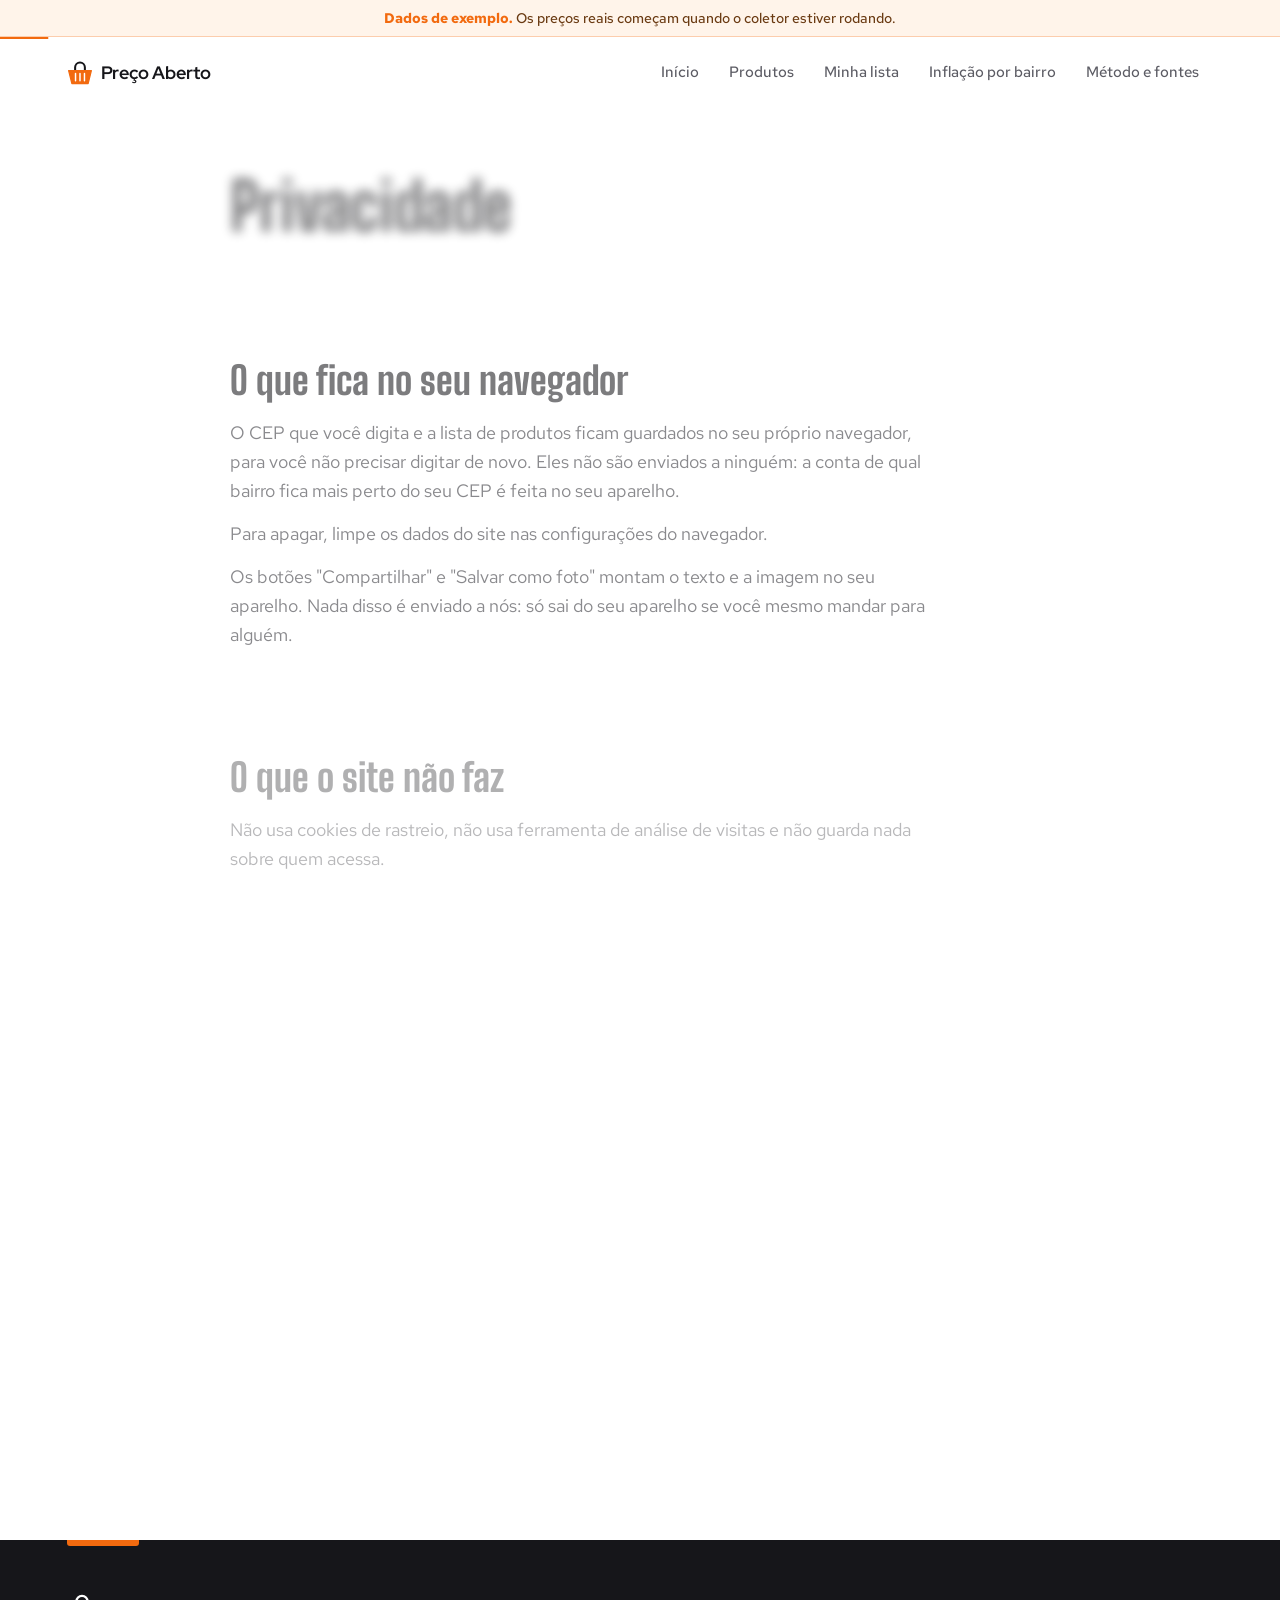
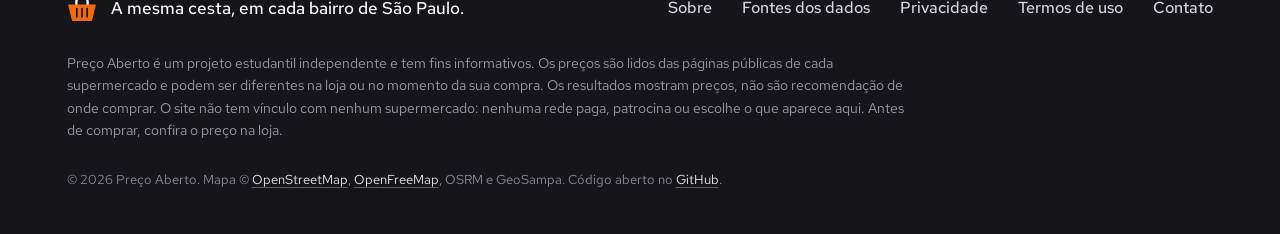
<file: privacidade.html>
<!DOCTYPE html>
<html lang="pt-BR">
<head>
<meta charset="utf-8">
<meta name="viewport" content="width=device-width, initial-scale=1">
<meta name="theme-color" content="#FFFFFF">
<title>Privacidade: Preço Aberto</title>
<meta name="description" content="O que o site guarda sobre você: nada no servidor, só o CEP e a lista no seu navegador.">
<link rel="canonical" href="https://theoscala45.github.io/preco-do-dia-a-dia/privacidade.html">
<meta property="og:type" content="website">
<meta property="og:site_name" content="Preço Aberto">
<meta property="og:locale" content="pt_BR">
<meta property="og:title" content="Privacidade: Preço Aberto">
<meta property="og:description" content="O que o site guarda sobre você: nada no servidor, só o CEP e a lista no seu navegador.">
<meta property="og:url" content="https://theoscala45.github.io/preco-do-dia-a-dia/privacidade.html">
<meta property="og:image" content="https://theoscala45.github.io/preco-do-dia-a-dia/assets/og.png">
<meta property="og:image:width" content="1200">
<meta property="og:image:height" content="630">
<meta property="og:image:alt" content="Preço Aberto: quanto custa a mesma compra em cada bairro de São Paulo">
<meta name="twitter:card" content="summary_large_image">
<link rel="preload" href="assets/fonts/red-hat-display-latin-wght-normal.woff2" as="font" type="font/woff2" crossorigin>
<link rel="preload" href="assets/fonts/red-hat-text-latin-wght-normal.woff2" as="font" type="font/woff2" crossorigin>
<link rel="icon" href="assets/logo/icone.svg" type="image/svg+xml">
<link rel="apple-touch-icon" href="assets/logo/apple-touch-icon.png">
<link rel="stylesheet" href="assets/css/estilo.css?v=20261124w6">
<link rel="stylesheet" href="assets/css/etiqueta.css?v=20261127o">
<link rel="stylesheet" href="assets/css/celular.css?v=20261126e" media="(max-width:860px)">
<script>if(!matchMedia('(prefers-reduced-motion: reduce)').matches){document.documentElement.classList.add('anima');setTimeout(function(){document.documentElement.classList.add('mostra')},5000)}</script>
</head>
<body class="pg-texto">
<!-- espera: anel girando em volta da cesta; só aparece se a página demorar mais de 0,8 s para ficar pronta (ver assets/js/espera.js) -->
<div class="espera-tela" aria-hidden="true"><span class="espera-anel"><svg viewBox="0 0 64 64" fill="none" aria-hidden="true"><path d="M20 26V18a12 12 0 0 1 24 0v8" stroke="#16161A" stroke-width="5" stroke-linecap="round"/><path d="M4 26H60L52 58H12Z" fill="#F26A0F" stroke="#F26A0F" stroke-width="3" stroke-linejoin="round"/><path d="M21 33V51M32 33V51M43 33V51" stroke="#fff" stroke-width="3.6" stroke-linecap="round"/></svg></span><p class="espera-texto">Carregando os preços</p></div>

<p class="aviso" id="aviso" role="note" hidden><b>Dados de exemplo.</b> Os preços reais começam quando o coletor estiver rodando.</p>

<header class="topo">
  <a class="marca" href="index.html">Preço Aberto</a>
  <button type="button" class="menu-botao" id="menuBotao" aria-expanded="false" aria-controls="menu">Menu</button>
  <nav id="menu" aria-label="Páginas">
    <a href="index.html">Início</a>
    <a href="produtos.html">Produtos</a>
    <a href="lista.html">Minha lista</a>
    <a href="inflacao.html">Inflação por bairro</a>
    <a href="metodo.html">Método e fontes</a>
  </nav>
</header>

<main class="pagina">
  <header class="pg-topo">
    <h1 class="titulo" data-titulo>Privacidade</h1>
    <p class="lide" data-subtitulo>O site não tem conta, não pede nome nem e-mail e não mede quem visita. Atualizado em 23/11/2026.</p>
  </header>
  <div class="texto">
    <section class="bloco" data-surge>
      <h2>O que fica no seu navegador</h2>
      <div class="prosa">
        <p>O CEP que você digita e a lista de produtos ficam guardados no seu próprio navegador, para você não precisar digitar de novo. Eles não são enviados a ninguém: a conta de qual bairro fica mais perto do seu CEP é feita no seu aparelho.</p>
        <p>Para apagar, limpe os dados do site nas configurações do navegador.</p>
        <p>Os botões "Compartilhar" e "Salvar como foto" montam o texto e a imagem no seu aparelho. Nada disso é enviado a nós: só sai do seu aparelho se você mesmo mandar para alguém.</p>
      </div>
    </section>
    <section class="bloco" data-surge>
      <h2>O que o site não faz</h2>
      <div class="prosa">
        <p>Não usa cookies de rastreio, não usa ferramenta de análise de visitas e não guarda nada sobre quem acessa.</p>
      </div>
    </section>
    <section class="bloco" data-surge>
      <h2>Serviços de fora</h2>
      <div class="prosa">
        <p>O site é publicado pelo GitHub Pages. O mapa usa imagens do OpenFreeMap, que o seu navegador pede direto aos servidores deles quando a página abre.</p>
        <p>Como em qualquer endereço da internet, esses serviços podem registrar o endereço IP de quem acessa, conforme as políticas deles. Preço Aberto não recebe nem guarda esses registros.</p>
      </div>
    </section>
    <section class="bloco" data-surge>
      <h2>Se algo mudar</h2>
      <div class="prosa">
        <p>Se o site passar a medir visitas um dia, será com uma ferramenta que respeite a LGPD, e o aviso aparece aqui antes. A data no topo mostra a última revisão.</p>
        <p>Dúvidas? Veja <a href="contato.html">Contato</a>.</p>
      </div>
    </section>
  </div>
</main>

<footer class="rodape">
  <div class="rodape-topo">
    <a class="rodape-marca" href="index.html"><i aria-hidden="true"></i>A mesma cesta, em cada bairro de São Paulo.</a>
    <nav class="rodape-nav" aria-label="Sobre o projeto">
      <a href="sobre.html">Sobre</a>
      <a href="metodo.html">Fontes dos dados</a>
      <a href="privacidade.html">Privacidade</a>
      <a href="termos.html">Termos de uso</a>
      <a href="contato.html">Contato</a>
    </nav>
  </div>
  <p class="rodape-aviso">Preço Aberto é um projeto estudantil independente e tem fins informativos. Os preços são lidos das páginas públicas de cada supermercado e podem ser diferentes na loja ou no momento da sua compra. Os resultados mostram preços, não são recomendação de onde comprar. O site não tem vínculo com nenhum supermercado: nenhuma rede paga, patrocina ou escolhe o que aparece aqui. Antes de comprar, confira o preço na loja.</p>
  <p class="rodape-fim">© 2026 Preço Aberto. Mapa © <a href="https://www.openstreetmap.org/copyright">OpenStreetMap</a>, <a href="https://openfreemap.org">OpenFreeMap</a>, OSRM e GeoSampa. Código aberto no <a href="https://github.com/theoscala45/preco-do-dia-a-dia">GitHub</a>.</p>
</footer>

<script src="assets/vendor/gsap.min.js" defer></script>
<script src="assets/vendor/ScrollTrigger.min.js" defer></script>
<script src="assets/vendor/SplitText.min.js" defer></script>
<script src="assets/vendor/lenis.min.js" defer></script>
<script type="module" src="assets/js/texto.js?v=20261126f"></script>
</body>
</html>
</file>
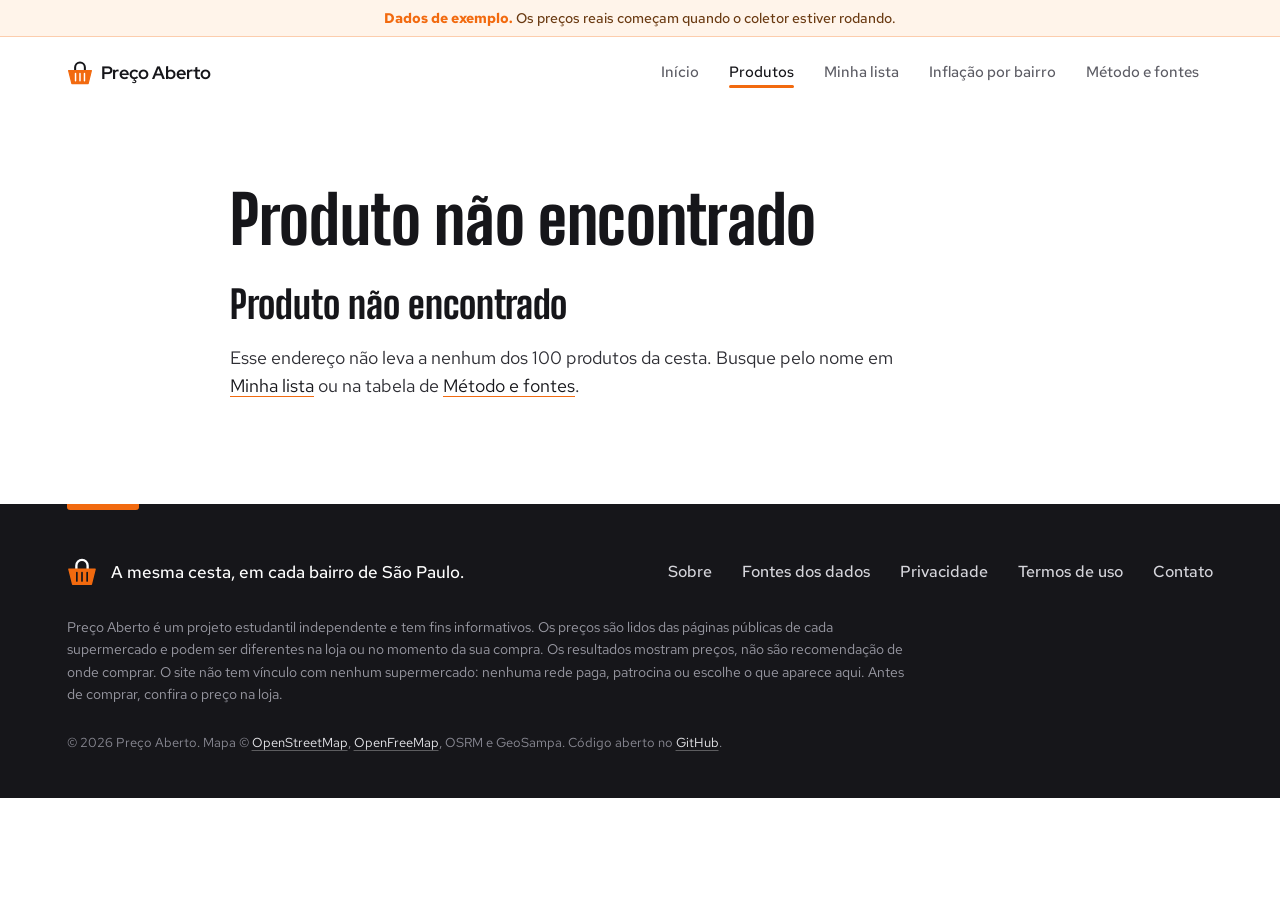
<file: produto.html>
<!DOCTYPE html>
<html lang="pt-BR">
<head>
<meta charset="utf-8">
<meta name="viewport" content="width=device-width, initial-scale=1">
<meta name="theme-color" content="#FFFFFF">
<title>Produto: Preço Aberto</title>
<meta name="description" content="O preço de um produto em cada supermercado de São Paulo, do mais barato ao mais caro.">
<link rel="canonical" href="https://theoscala45.github.io/preco-do-dia-a-dia/produto.html">
<meta property="og:type" content="website">
<meta property="og:site_name" content="Preço Aberto">
<meta property="og:locale" content="pt_BR">
<meta property="og:title" content="Produto: Preço Aberto">
<meta property="og:description" content="O preço de um produto em cada supermercado de São Paulo, do mais barato ao mais caro.">
<meta property="og:url" content="https://theoscala45.github.io/preco-do-dia-a-dia/produto.html">
<meta property="og:image" content="https://theoscala45.github.io/preco-do-dia-a-dia/assets/og.png">
<meta property="og:image:width" content="1200">
<meta property="og:image:height" content="630">
<meta property="og:image:alt" content="Preço Aberto: quanto custa a mesma compra em cada bairro de São Paulo">
<meta name="twitter:card" content="summary_large_image">
<link rel="preload" href="assets/fonts/red-hat-display-latin-wght-normal.woff2" as="font" type="font/woff2" crossorigin>
<link rel="preload" href="assets/fonts/red-hat-text-latin-wght-normal.woff2" as="font" type="font/woff2" crossorigin>
<link rel="icon" href="assets/logo/icone.svg" type="image/svg+xml">
<link rel="apple-touch-icon" href="assets/logo/apple-touch-icon.png">
<link rel="stylesheet" href="assets/css/estilo.css?v=20261124w6">
<link rel="stylesheet" href="assets/css/etiqueta.css?v=20261127o">
<link rel="stylesheet" href="assets/css/celular.css?v=20261126e" media="(max-width:860px)">
<script>if(!matchMedia('(prefers-reduced-motion: reduce)').matches){document.documentElement.classList.add('anima');setTimeout(function(){document.documentElement.classList.add('mostra')},5000)}</script>
</head>
<body class="pg-texto pg-produto">
<!-- espera: anel girando em volta da cesta; só aparece se a página demorar mais de 0,8 s para ficar pronta (ver assets/js/espera.js) -->
<div class="espera-tela" aria-hidden="true"><span class="espera-anel"><svg viewBox="0 0 64 64" fill="none" aria-hidden="true"><path d="M20 26V18a12 12 0 0 1 24 0v8" stroke="#16161A" stroke-width="5" stroke-linecap="round"/><path d="M4 26H60L52 58H12Z" fill="#F26A0F" stroke="#F26A0F" stroke-width="3" stroke-linejoin="round"/><path d="M21 33V51M32 33V51M43 33V51" stroke="#fff" stroke-width="3.6" stroke-linecap="round"/></svg></span><p class="espera-texto">Carregando os preços</p></div>

<p class="aviso" id="aviso" role="note" hidden><b>Dados de exemplo.</b> Os preços reais começam quando o coletor estiver rodando.</p>

<header class="topo">
  <a class="marca" href="index.html">Preço Aberto</a>
  <button type="button" class="menu-botao" id="menuBotao" aria-expanded="false" aria-controls="menu">Menu</button>
  <nav id="menu" aria-label="Páginas">
    <a href="index.html">Início</a>
    <a href="produtos.html">Produtos</a>
    <a href="lista.html">Minha lista</a>
    <a href="inflacao.html">Inflação por bairro</a>
    <a href="metodo.html">Método e fontes</a>
  </nav>
</header>

<main class="pagina">
  <header class="pg-topo">
    <h1 class="titulo" id="prodNome" data-titulo>Produto</h1>
    <p class="lide" id="prodSub" data-subtitulo></p>
  </header>
  <div class="texto" id="prodCorpo" hidden>
    <dl class="resumo tres" id="prodTags">
      <div class="cartao" data-surge><dd><b id="tagBarato"></b></dd><dt id="tagBaratoRede"></dt></div>
      <div class="cartao" data-surge><dd><b id="tagCaro"></b></dd><dt id="tagCaroRede"></dt></div>
      <div class="cartao" data-surge><dd><b id="tagDif"></b></dd><dt id="tagDifTxt"></dt></div>
    </dl>

    <section class="bloco" data-surge>
      <h2>Preço em cada supermercado</h2>
      <div class="rank-redes">
        <ol id="prodRank"></ol>
        <p class="nota" id="prodRankNota"></p>
        <p class="aviso-preco" id="prodDataAviso"></p>
      </div>
      <p class="nota" id="prodAviso" hidden></p>
    </section>

    <section class="bloco" data-surge>
      <h2>Para a sua compra</h2>
      <form class="prod-acoes" id="prodAdd" novalidate>
        <button type="submit" id="prodAddBotao">Adicionar à minha lista</button>
        <a class="seta" id="prodVerLista" href="lista.html" hidden>Ver a lista</a>
      </form>
    </section>

    <section class="bloco" data-surge>
      <h2>Outro produto</h2>
      <label for="prodBusca">Buscar entre os 100 produtos</label>
      <input id="prodBusca" type="search" placeholder="arroz, leite, sabão em pó" autocomplete="off" aria-controls="prodSug">
      <ul class="sugestoes" id="prodSug"></ul>
      <p class="prod-todos"><a class="seta" id="prodTodos" href="produtos.html">Ver todos os 100 produtos</a></p>
    </section>
  </div>
  <div class="texto" id="prodVazio" hidden>
    <section class="bloco">
      <h2>Produto não encontrado</h2>
      <div class="prosa"><p>Esse endereço não leva a nenhum dos 100 produtos da cesta. Busque pelo nome em <a href="lista.html">Minha lista</a> ou na tabela de <a href="metodo.html">Método e fontes</a>.</p></div>
    </section>
  </div>
</main>

<footer class="rodape">
  <div class="rodape-topo">
    <a class="rodape-marca" href="index.html"><i aria-hidden="true"></i>A mesma cesta, em cada bairro de São Paulo.</a>
    <nav class="rodape-nav" aria-label="Sobre o projeto">
      <a href="sobre.html">Sobre</a>
      <a href="metodo.html">Fontes dos dados</a>
      <a href="privacidade.html">Privacidade</a>
      <a href="termos.html">Termos de uso</a>
      <a href="contato.html">Contato</a>
    </nav>
  </div>
  <p class="rodape-aviso">Preço Aberto é um projeto estudantil independente e tem fins informativos. Os preços são lidos das páginas públicas de cada supermercado e podem ser diferentes na loja ou no momento da sua compra. Os resultados mostram preços, não são recomendação de onde comprar. O site não tem vínculo com nenhum supermercado: nenhuma rede paga, patrocina ou escolhe o que aparece aqui. Antes de comprar, confira o preço na loja.</p>
  <p class="rodape-fim">© 2026 Preço Aberto. Mapa © <a href="https://www.openstreetmap.org/copyright">OpenStreetMap</a>, <a href="https://openfreemap.org">OpenFreeMap</a>, OSRM e GeoSampa. Código aberto no <a href="https://github.com/theoscala45/preco-do-dia-a-dia">GitHub</a>.</p>
</footer>

<script src="assets/vendor/gsap.min.js" defer></script>
<script src="assets/vendor/ScrollTrigger.min.js" defer></script>
<script src="assets/vendor/SplitText.min.js" defer></script>
<script src="assets/vendor/lenis.min.js" defer></script>
<script type="module" src="assets/js/produto.js?v=20261127k"></script>
</body>
</html>
</file>
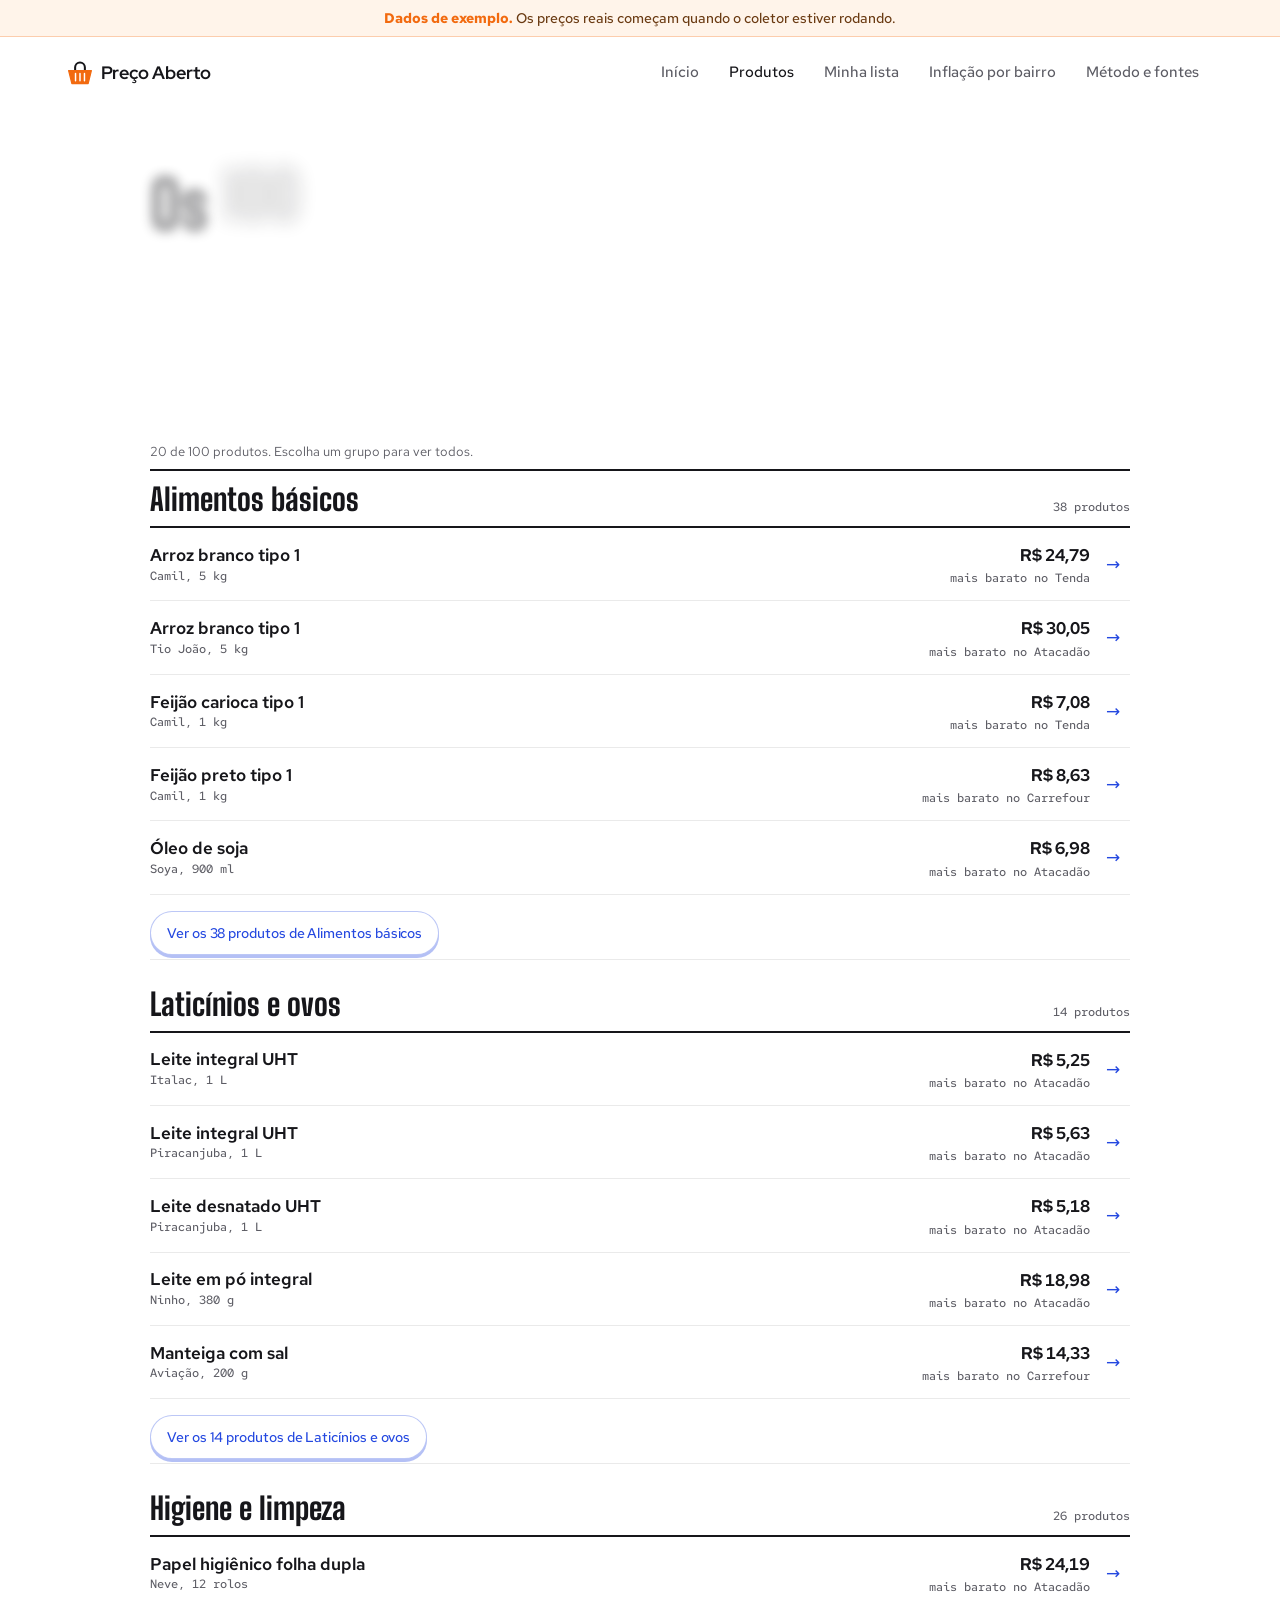
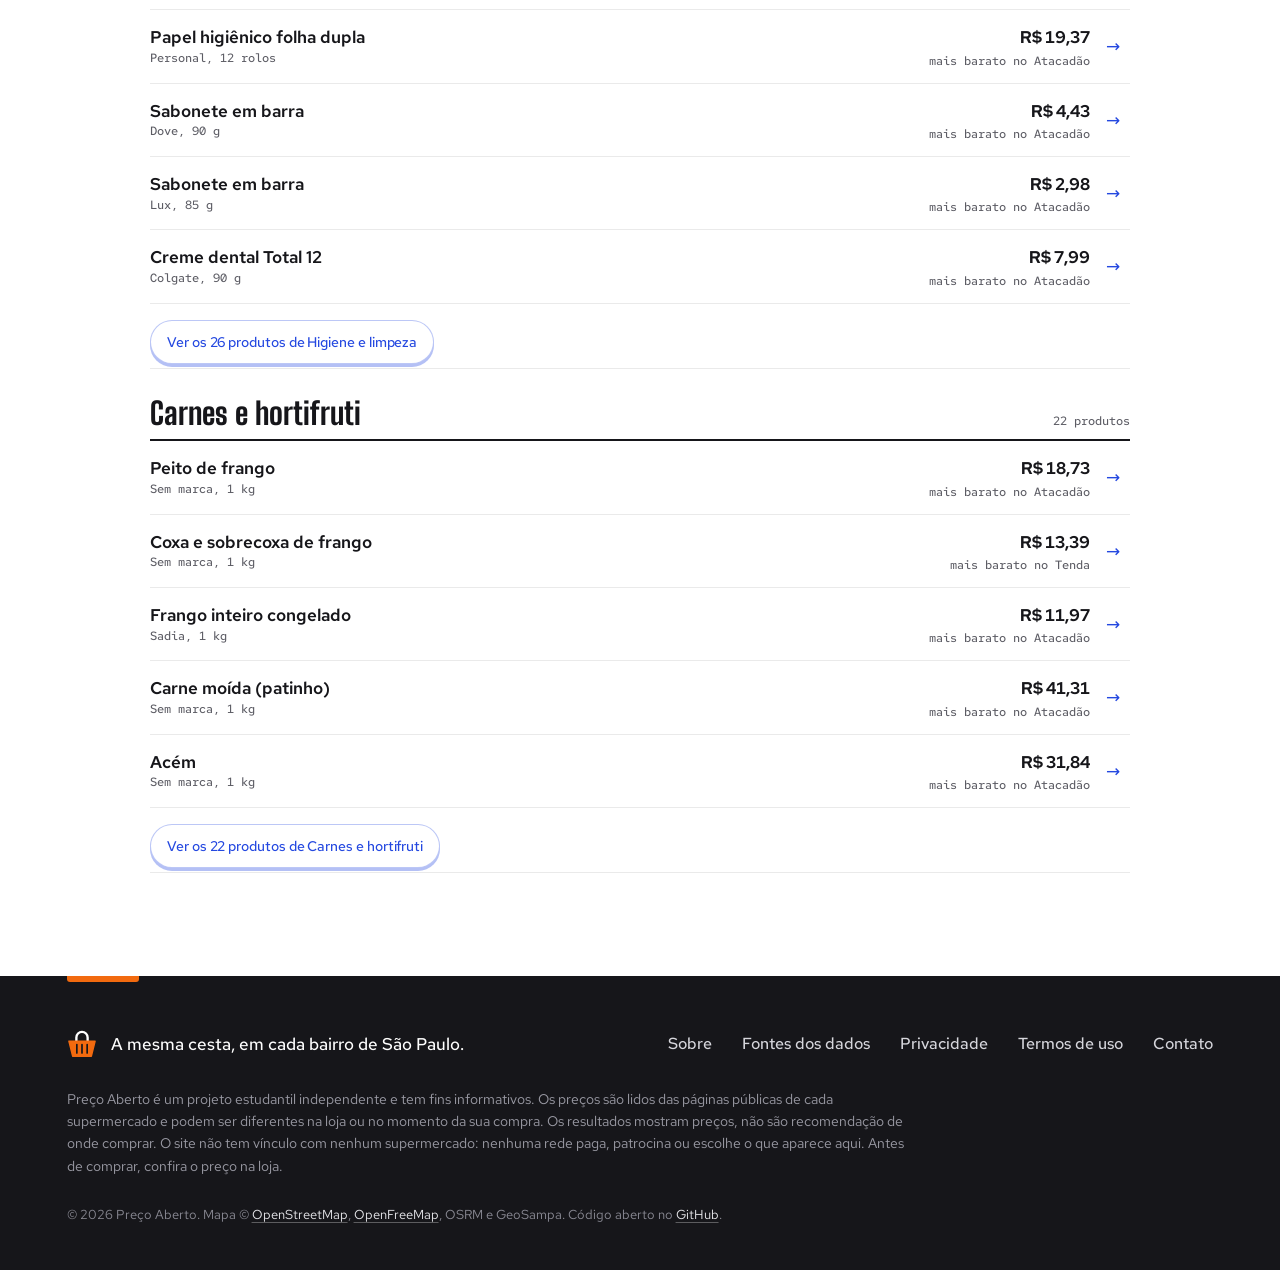
<file: produtos.html>
<!DOCTYPE html>
<html lang="pt-BR">
<head>
<meta charset="utf-8">
<meta name="viewport" content="width=device-width, initial-scale=1">
<meta name="theme-color" content="#FFFFFF">
<title>Produtos: Preço Aberto</title>
<meta name="description" content="Os 100 produtos da cesta, com o preço mais barato de cada um entre os supermercados de São Paulo.">
<link rel="canonical" href="https://theoscala45.github.io/preco-do-dia-a-dia/produtos.html">
<meta property="og:type" content="website">
<meta property="og:site_name" content="Preço Aberto">
<meta property="og:locale" content="pt_BR">
<meta property="og:title" content="Produtos: Preço Aberto">
<meta property="og:description" content="Os 100 produtos da cesta, com o preço mais barato de cada um entre os supermercados de São Paulo.">
<meta property="og:url" content="https://theoscala45.github.io/preco-do-dia-a-dia/produtos.html">
<meta property="og:image" content="https://theoscala45.github.io/preco-do-dia-a-dia/assets/og.png">
<meta property="og:image:width" content="1200">
<meta property="og:image:height" content="630">
<meta property="og:image:alt" content="Preço Aberto: quanto custa a mesma compra em cada bairro de São Paulo">
<meta name="twitter:card" content="summary_large_image">
<link rel="preload" href="assets/fonts/red-hat-display-latin-wght-normal.woff2" as="font" type="font/woff2" crossorigin>
<link rel="preload" href="assets/fonts/red-hat-text-latin-wght-normal.woff2" as="font" type="font/woff2" crossorigin>
<link rel="icon" href="assets/logo/icone.svg" type="image/svg+xml">
<link rel="apple-touch-icon" href="assets/logo/apple-touch-icon.png">
<link rel="stylesheet" href="assets/css/estilo.css?v=20261124w6">
<link rel="stylesheet" href="assets/css/etiqueta.css?v=20261127o">
<link rel="stylesheet" href="assets/css/celular.css?v=20261126e" media="(max-width:860px)">
<script>if(!matchMedia('(prefers-reduced-motion: reduce)').matches){document.documentElement.classList.add('anima');setTimeout(function(){document.documentElement.classList.add('mostra')},5000)}</script>
</head>
<body class="pg-texto pg-produtos">
<!-- espera: anel girando em volta da cesta; só aparece se a página demorar mais de 0,8 s para ficar pronta (ver assets/js/espera.js) -->
<div class="espera-tela" aria-hidden="true"><span class="espera-anel"><svg viewBox="0 0 64 64" fill="none" aria-hidden="true"><path d="M20 26V18a12 12 0 0 1 24 0v8" stroke="#16161A" stroke-width="5" stroke-linecap="round"/><path d="M4 26H60L52 58H12Z" fill="#F26A0F" stroke="#F26A0F" stroke-width="3" stroke-linejoin="round"/><path d="M21 33V51M32 33V51M43 33V51" stroke="#fff" stroke-width="3.6" stroke-linecap="round"/></svg></span><p class="espera-texto">Carregando os preços</p></div>

<p class="aviso" id="aviso" role="note" hidden><b>Dados de exemplo.</b> Os preços reais começam quando o coletor estiver rodando.</p>

<header class="topo">
  <a class="marca" href="index.html">Preço Aberto</a>
  <button type="button" class="menu-botao" id="menuBotao" aria-expanded="false" aria-controls="menu">Menu</button>
  <nav id="menu" aria-label="Páginas">
    <a href="index.html">Início</a>
    <a href="produtos.html">Produtos</a>
    <a href="lista.html">Minha lista</a>
    <a href="inflacao.html">Inflação por bairro</a>
    <a href="metodo.html">Método e fontes</a>
  </nav>
</header>

<main class="pagina">
  <header class="pg-topo">
    <h1 class="titulo" data-titulo>Os 100 produtos da cesta</h1>
    <p class="lide" data-subtitulo>A mesma lista, sempre da mesma marca, em todos os supermercados. Escolha um produto para ver o preço em cada rede.</p>
  </header>
  <div class="texto">
    <div class="prods-barra" data-surge>
      <div class="prods-busca">
        <label for="pBusca">Buscar produto</label>
        <input id="pBusca" type="search" placeholder="arroz, leite, sabão em pó" autocomplete="off">
      </div>
      <div class="abas-rolagem"><div class="abas" id="pGrupos" role="group" aria-label="Filtrar por grupo"></div></div>
    </div>
    <p class="nota" id="pContagem" aria-live="polite"></p>
    <ul class="prods-lista" id="pLista"></ul>
    <p class="prods-vazio" id="pVazio" hidden>Nenhum produto com esse nome. Tente outra palavra ou escolha outro grupo.</p>
  </div>
</main>

<footer class="rodape">
  <div class="rodape-topo">
    <a class="rodape-marca" href="index.html"><i aria-hidden="true"></i>A mesma cesta, em cada bairro de São Paulo.</a>
    <nav class="rodape-nav" aria-label="Sobre o projeto">
      <a href="sobre.html">Sobre</a>
      <a href="metodo.html">Fontes dos dados</a>
      <a href="privacidade.html">Privacidade</a>
      <a href="termos.html">Termos de uso</a>
      <a href="contato.html">Contato</a>
    </nav>
  </div>
  <p class="rodape-aviso">Preço Aberto é um projeto estudantil independente e tem fins informativos. Os preços são lidos das páginas públicas de cada supermercado e podem ser diferentes na loja ou no momento da sua compra. Os resultados mostram preços, não são recomendação de onde comprar. O site não tem vínculo com nenhum supermercado: nenhuma rede paga, patrocina ou escolhe o que aparece aqui. Antes de comprar, confira o preço na loja.</p>
  <p class="rodape-fim">© 2026 Preço Aberto. Mapa © <a href="https://www.openstreetmap.org/copyright">OpenStreetMap</a>, <a href="https://openfreemap.org">OpenFreeMap</a>, OSRM e GeoSampa. Código aberto no <a href="https://github.com/theoscala45/preco-do-dia-a-dia">GitHub</a>.</p>
</footer>

<script src="assets/vendor/gsap.min.js" defer></script>
<script src="assets/vendor/ScrollTrigger.min.js" defer></script>
<script src="assets/vendor/SplitText.min.js" defer></script>
<script src="assets/vendor/lenis.min.js" defer></script>
<script type="module" src="assets/js/produtos.js?v=20261126f"></script>
</body>
</html>
</file>
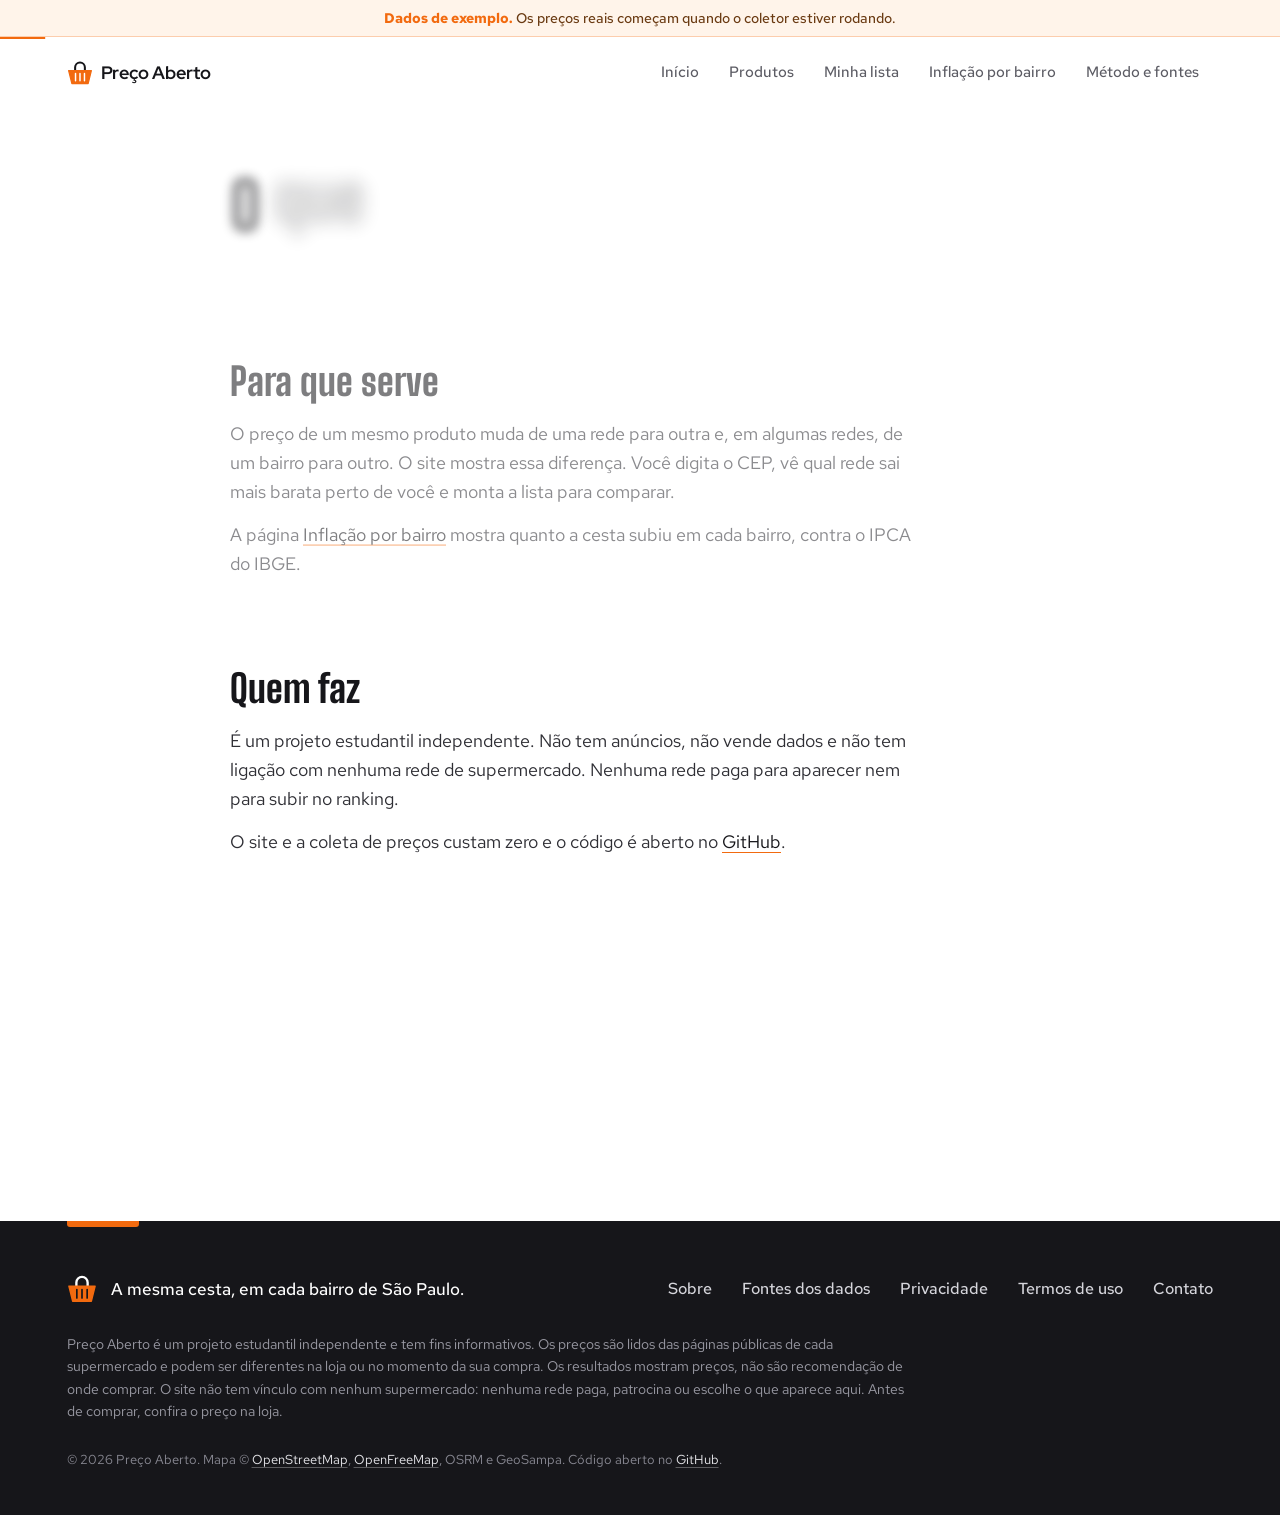
<file: sobre.html>
<!DOCTYPE html>
<html lang="pt-BR">
<head>
<meta charset="utf-8">
<meta name="viewport" content="width=device-width, initial-scale=1">
<meta name="theme-color" content="#FFFFFF">
<title>Sobre: Preço Aberto</title>
<meta name="description" content="O que é o Preço Aberto, para que serve e o que ele não é.">
<link rel="canonical" href="https://theoscala45.github.io/preco-do-dia-a-dia/sobre.html">
<meta property="og:type" content="website">
<meta property="og:site_name" content="Preço Aberto">
<meta property="og:locale" content="pt_BR">
<meta property="og:title" content="Sobre: Preço Aberto">
<meta property="og:description" content="O que é o Preço Aberto, para que serve e o que ele não é.">
<meta property="og:url" content="https://theoscala45.github.io/preco-do-dia-a-dia/sobre.html">
<meta property="og:image" content="https://theoscala45.github.io/preco-do-dia-a-dia/assets/og.png">
<meta property="og:image:width" content="1200">
<meta property="og:image:height" content="630">
<meta property="og:image:alt" content="Preço Aberto: quanto custa a mesma compra em cada bairro de São Paulo">
<meta name="twitter:card" content="summary_large_image">
<link rel="preload" href="assets/fonts/red-hat-display-latin-wght-normal.woff2" as="font" type="font/woff2" crossorigin>
<link rel="preload" href="assets/fonts/red-hat-text-latin-wght-normal.woff2" as="font" type="font/woff2" crossorigin>
<link rel="icon" href="assets/logo/icone.svg" type="image/svg+xml">
<link rel="apple-touch-icon" href="assets/logo/apple-touch-icon.png">
<link rel="stylesheet" href="assets/css/estilo.css?v=20261124w6">
<link rel="stylesheet" href="assets/css/etiqueta.css?v=20261127o">
<link rel="stylesheet" href="assets/css/celular.css?v=20261126e" media="(max-width:860px)">
<script>if(!matchMedia('(prefers-reduced-motion: reduce)').matches){document.documentElement.classList.add('anima');setTimeout(function(){document.documentElement.classList.add('mostra')},5000)}</script>
</head>
<body class="pg-texto">
<!-- espera: anel girando em volta da cesta; só aparece se a página demorar mais de 0,8 s para ficar pronta (ver assets/js/espera.js) -->
<div class="espera-tela" aria-hidden="true"><span class="espera-anel"><svg viewBox="0 0 64 64" fill="none" aria-hidden="true"><path d="M20 26V18a12 12 0 0 1 24 0v8" stroke="#16161A" stroke-width="5" stroke-linecap="round"/><path d="M4 26H60L52 58H12Z" fill="#F26A0F" stroke="#F26A0F" stroke-width="3" stroke-linejoin="round"/><path d="M21 33V51M32 33V51M43 33V51" stroke="#fff" stroke-width="3.6" stroke-linecap="round"/></svg></span><p class="espera-texto">Carregando os preços</p></div>

<p class="aviso" id="aviso" role="note" hidden><b>Dados de exemplo.</b> Os preços reais começam quando o coletor estiver rodando.</p>

<header class="topo">
  <a class="marca" href="index.html">Preço Aberto</a>
  <button type="button" class="menu-botao" id="menuBotao" aria-expanded="false" aria-controls="menu">Menu</button>
  <nav id="menu" aria-label="Páginas">
    <a href="index.html">Início</a>
    <a href="produtos.html">Produtos</a>
    <a href="lista.html">Minha lista</a>
    <a href="inflacao.html">Inflação por bairro</a>
    <a href="metodo.html">Método e fontes</a>
  </nav>
</header>

<main class="pagina">
  <header class="pg-topo">
    <h1 class="titulo" data-titulo>O que é o Preço Aberto</h1>
    <p class="lide" data-subtitulo>Um site que compara o preço da mesma lista de 100 produtos em 10 supermercados e 25 bairros de São Paulo.</p>
  </header>
  <div class="texto">
    <section class="bloco" data-surge>
      <h2>Para que serve</h2>
      <div class="prosa">
        <p>O preço de um mesmo produto muda de uma rede para outra e, em algumas redes, de um bairro para outro. O site mostra essa diferença. Você digita o CEP, vê qual rede sai mais barata perto de você e monta a lista para comparar.</p>
        <p>A página <a href="inflacao.html">Inflação por bairro</a> mostra quanto a cesta subiu em cada bairro, contra o IPCA do IBGE.</p>
      </div>
    </section>
    <section class="bloco" data-surge>
      <h2>Quem faz</h2>
      <div class="prosa">
        <p>É um projeto estudantil independente. Não tem anúncios, não vende dados e não tem ligação com nenhuma rede de supermercado. Nenhuma rede paga para aparecer nem para subir no ranking.</p>
        <p>O site e a coleta de preços custam zero e o código é aberto no <a href="https://github.com/theoscala45/preco-do-dia-a-dia">GitHub</a>.</p>
      </div>
    </section>
    <section class="bloco" data-surge>
      <h2>O que o site não é</h2>
      <div class="prosa">
        <p>Não é recomendação de compra. Os preços são os que o site de cada supermercado mostra para o CEP e podem ser diferentes na prateleira da loja.</p>
        <p>Os limites, as contas e as fontes estão em <a href="metodo.html">Método e fontes</a>.</p>
      </div>
    </section>
  </div>
</main>

<footer class="rodape">
  <div class="rodape-topo">
    <a class="rodape-marca" href="index.html"><i aria-hidden="true"></i>A mesma cesta, em cada bairro de São Paulo.</a>
    <nav class="rodape-nav" aria-label="Sobre o projeto">
      <a href="sobre.html">Sobre</a>
      <a href="metodo.html">Fontes dos dados</a>
      <a href="privacidade.html">Privacidade</a>
      <a href="termos.html">Termos de uso</a>
      <a href="contato.html">Contato</a>
    </nav>
  </div>
  <p class="rodape-aviso">Preço Aberto é um projeto estudantil independente e tem fins informativos. Os preços são lidos das páginas públicas de cada supermercado e podem ser diferentes na loja ou no momento da sua compra. Os resultados mostram preços, não são recomendação de onde comprar. O site não tem vínculo com nenhum supermercado: nenhuma rede paga, patrocina ou escolhe o que aparece aqui. Antes de comprar, confira o preço na loja.</p>
  <p class="rodape-fim">© 2026 Preço Aberto. Mapa © <a href="https://www.openstreetmap.org/copyright">OpenStreetMap</a>, <a href="https://openfreemap.org">OpenFreeMap</a>, OSRM e GeoSampa. Código aberto no <a href="https://github.com/theoscala45/preco-do-dia-a-dia">GitHub</a>.</p>
</footer>

<script src="assets/vendor/gsap.min.js" defer></script>
<script src="assets/vendor/ScrollTrigger.min.js" defer></script>
<script src="assets/vendor/SplitText.min.js" defer></script>
<script src="assets/vendor/lenis.min.js" defer></script>
<script type="module" src="assets/js/texto.js?v=20261126f"></script>
</body>
</html>
</file>
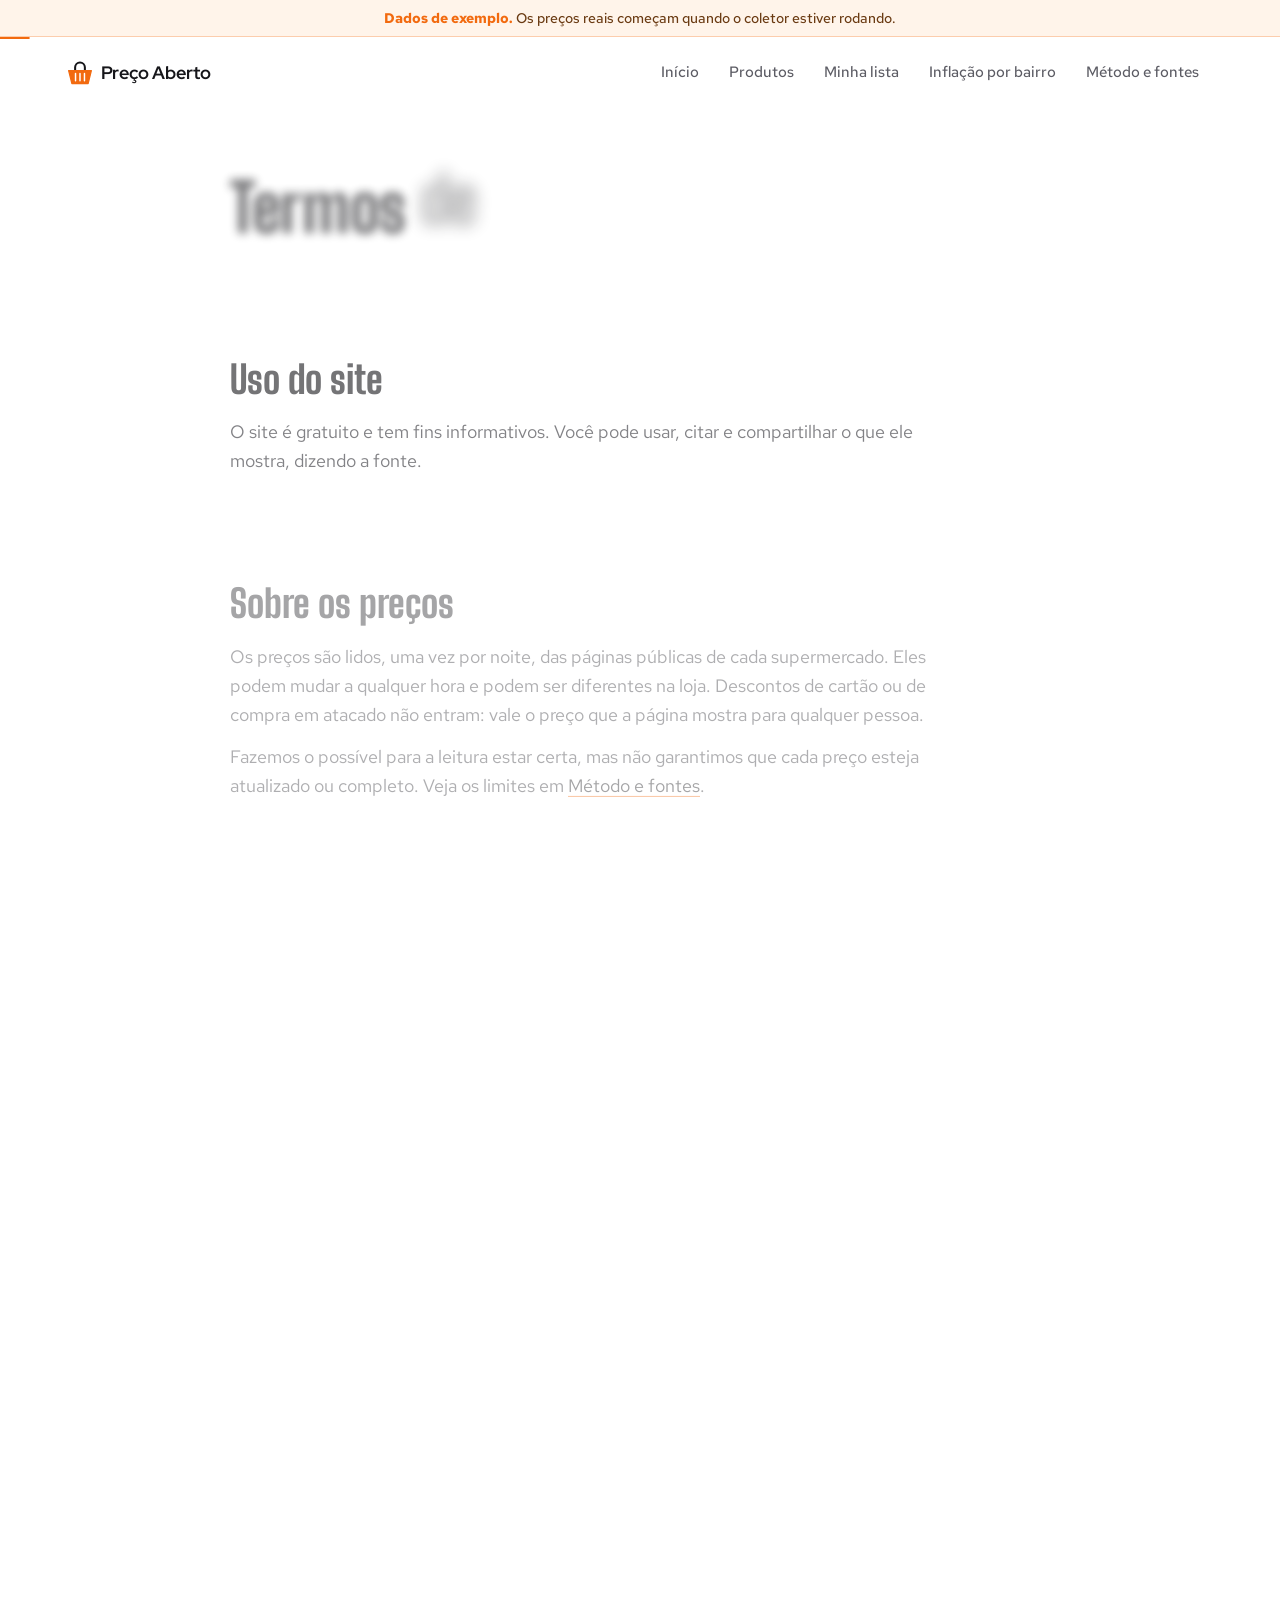
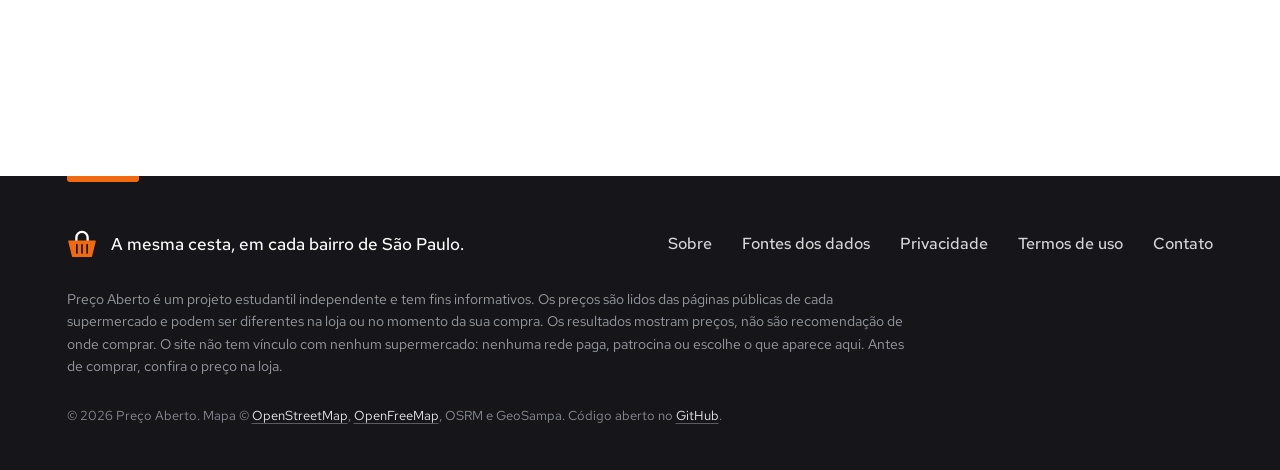
<file: termos.html>
<!DOCTYPE html>
<html lang="pt-BR">
<head>
<meta charset="utf-8">
<meta name="viewport" content="width=device-width, initial-scale=1">
<meta name="theme-color" content="#FFFFFF">
<title>Termos de uso: Preço Aberto</title>
<meta name="description" content="Regras de uso do site: o que os preços são, o que não são e como pedir a saída de uma rede.">
<link rel="canonical" href="https://theoscala45.github.io/preco-do-dia-a-dia/termos.html">
<meta property="og:type" content="website">
<meta property="og:site_name" content="Preço Aberto">
<meta property="og:locale" content="pt_BR">
<meta property="og:title" content="Termos de uso: Preço Aberto">
<meta property="og:description" content="Regras de uso do site: o que os preços são, o que não são e como pedir a saída de uma rede.">
<meta property="og:url" content="https://theoscala45.github.io/preco-do-dia-a-dia/termos.html">
<meta property="og:image" content="https://theoscala45.github.io/preco-do-dia-a-dia/assets/og.png">
<meta property="og:image:width" content="1200">
<meta property="og:image:height" content="630">
<meta property="og:image:alt" content="Preço Aberto: quanto custa a mesma compra em cada bairro de São Paulo">
<meta name="twitter:card" content="summary_large_image">
<link rel="preload" href="assets/fonts/red-hat-display-latin-wght-normal.woff2" as="font" type="font/woff2" crossorigin>
<link rel="preload" href="assets/fonts/red-hat-text-latin-wght-normal.woff2" as="font" type="font/woff2" crossorigin>
<link rel="icon" href="assets/logo/icone.svg" type="image/svg+xml">
<link rel="apple-touch-icon" href="assets/logo/apple-touch-icon.png">
<link rel="stylesheet" href="assets/css/estilo.css?v=20261124w6">
<link rel="stylesheet" href="assets/css/etiqueta.css?v=20261127o">
<link rel="stylesheet" href="assets/css/celular.css?v=20261126e" media="(max-width:860px)">
<script>if(!matchMedia('(prefers-reduced-motion: reduce)').matches){document.documentElement.classList.add('anima');setTimeout(function(){document.documentElement.classList.add('mostra')},5000)}</script>
</head>
<body class="pg-texto">
<!-- espera: anel girando em volta da cesta; só aparece se a página demorar mais de 0,8 s para ficar pronta (ver assets/js/espera.js) -->
<div class="espera-tela" aria-hidden="true"><span class="espera-anel"><svg viewBox="0 0 64 64" fill="none" aria-hidden="true"><path d="M20 26V18a12 12 0 0 1 24 0v8" stroke="#16161A" stroke-width="5" stroke-linecap="round"/><path d="M4 26H60L52 58H12Z" fill="#F26A0F" stroke="#F26A0F" stroke-width="3" stroke-linejoin="round"/><path d="M21 33V51M32 33V51M43 33V51" stroke="#fff" stroke-width="3.6" stroke-linecap="round"/></svg></span><p class="espera-texto">Carregando os preços</p></div>

<p class="aviso" id="aviso" role="note" hidden><b>Dados de exemplo.</b> Os preços reais começam quando o coletor estiver rodando.</p>

<header class="topo">
  <a class="marca" href="index.html">Preço Aberto</a>
  <button type="button" class="menu-botao" id="menuBotao" aria-expanded="false" aria-controls="menu">Menu</button>
  <nav id="menu" aria-label="Páginas">
    <a href="index.html">Início</a>
    <a href="produtos.html">Produtos</a>
    <a href="lista.html">Minha lista</a>
    <a href="inflacao.html">Inflação por bairro</a>
    <a href="metodo.html">Método e fontes</a>
  </nav>
</header>

<main class="pagina">
  <header class="pg-topo">
    <h1 class="titulo" data-titulo>Termos de uso</h1>
    <p class="lide" data-subtitulo>Ao usar o site, você concorda com o que está nesta página. Atualizado em 23/11/2026.</p>
  </header>
  <div class="texto">
    <section class="bloco" data-surge>
      <h2>Uso do site</h2>
      <div class="prosa">
        <p>O site é gratuito e tem fins informativos. Você pode usar, citar e compartilhar o que ele mostra, dizendo a fonte.</p>
      </div>
    </section>
    <section class="bloco" data-surge>
      <h2>Sobre os preços</h2>
      <div class="prosa">
        <p>Os preços são lidos, uma vez por noite, das páginas públicas de cada supermercado. Eles podem mudar a qualquer hora e podem ser diferentes na loja. Descontos de cartão ou de compra em atacado não entram: vale o preço que a página mostra para qualquer pessoa.</p>
        <p>Fazemos o possível para a leitura estar certa, mas não garantimos que cada preço esteja atualizado ou completo. Veja os limites em <a href="metodo.html">Método e fontes</a>.</p>
      </div>
    </section>
    <section class="bloco" data-surge>
      <h2>Sem recomendação</h2>
      <div class="prosa">
        <p>O site não recomenda onde comprar e não dá aconselhamento financeiro. A decisão de compra é sua.</p>
      </div>
    </section>
    <section class="bloco" data-surge>
      <h2>Marcas e redes</h2>
      <div class="prosa">
        <p>Os nomes de supermercados e de produtos pertencem aos seus donos e aparecem só para identificar o que foi comparado. Não há vínculo com nenhuma rede.</p>
        <p>Se uma rede quiser sair do site, é só pedir pelo <a href="contato.html">Contato</a>. Ela sai no mesmo dia.</p>
      </div>
    </section>
    <section class="bloco" data-surge>
      <h2>Código e dados</h2>
      <div class="prosa">
        <p>O código e as tabelas estão abertos no <a href="https://github.com/theoscala45/preco-do-dia-a-dia">GitHub</a> para qualquer pessoa conferir. Os dados do mapa vêm do OpenStreetMap, sob a licença ODbL.</p>
      </div>
    </section>
    <section class="bloco" data-surge>
      <h2>Mudanças</h2>
      <div class="prosa">
        <p>Estes termos podem mudar. A data no topo mostra a última revisão.</p>
      </div>
    </section>
  </div>
</main>

<footer class="rodape">
  <div class="rodape-topo">
    <a class="rodape-marca" href="index.html"><i aria-hidden="true"></i>A mesma cesta, em cada bairro de São Paulo.</a>
    <nav class="rodape-nav" aria-label="Sobre o projeto">
      <a href="sobre.html">Sobre</a>
      <a href="metodo.html">Fontes dos dados</a>
      <a href="privacidade.html">Privacidade</a>
      <a href="termos.html">Termos de uso</a>
      <a href="contato.html">Contato</a>
    </nav>
  </div>
  <p class="rodape-aviso">Preço Aberto é um projeto estudantil independente e tem fins informativos. Os preços são lidos das páginas públicas de cada supermercado e podem ser diferentes na loja ou no momento da sua compra. Os resultados mostram preços, não são recomendação de onde comprar. O site não tem vínculo com nenhum supermercado: nenhuma rede paga, patrocina ou escolhe o que aparece aqui. Antes de comprar, confira o preço na loja.</p>
  <p class="rodape-fim">© 2026 Preço Aberto. Mapa © <a href="https://www.openstreetmap.org/copyright">OpenStreetMap</a>, <a href="https://openfreemap.org">OpenFreeMap</a>, OSRM e GeoSampa. Código aberto no <a href="https://github.com/theoscala45/preco-do-dia-a-dia">GitHub</a>.</p>
</footer>

<script src="assets/vendor/gsap.min.js" defer></script>
<script src="assets/vendor/ScrollTrigger.min.js" defer></script>
<script src="assets/vendor/SplitText.min.js" defer></script>
<script src="assets/vendor/lenis.min.js" defer></script>
<script type="module" src="assets/js/texto.js?v=20261126f"></script>
</body>
</html>
</file>
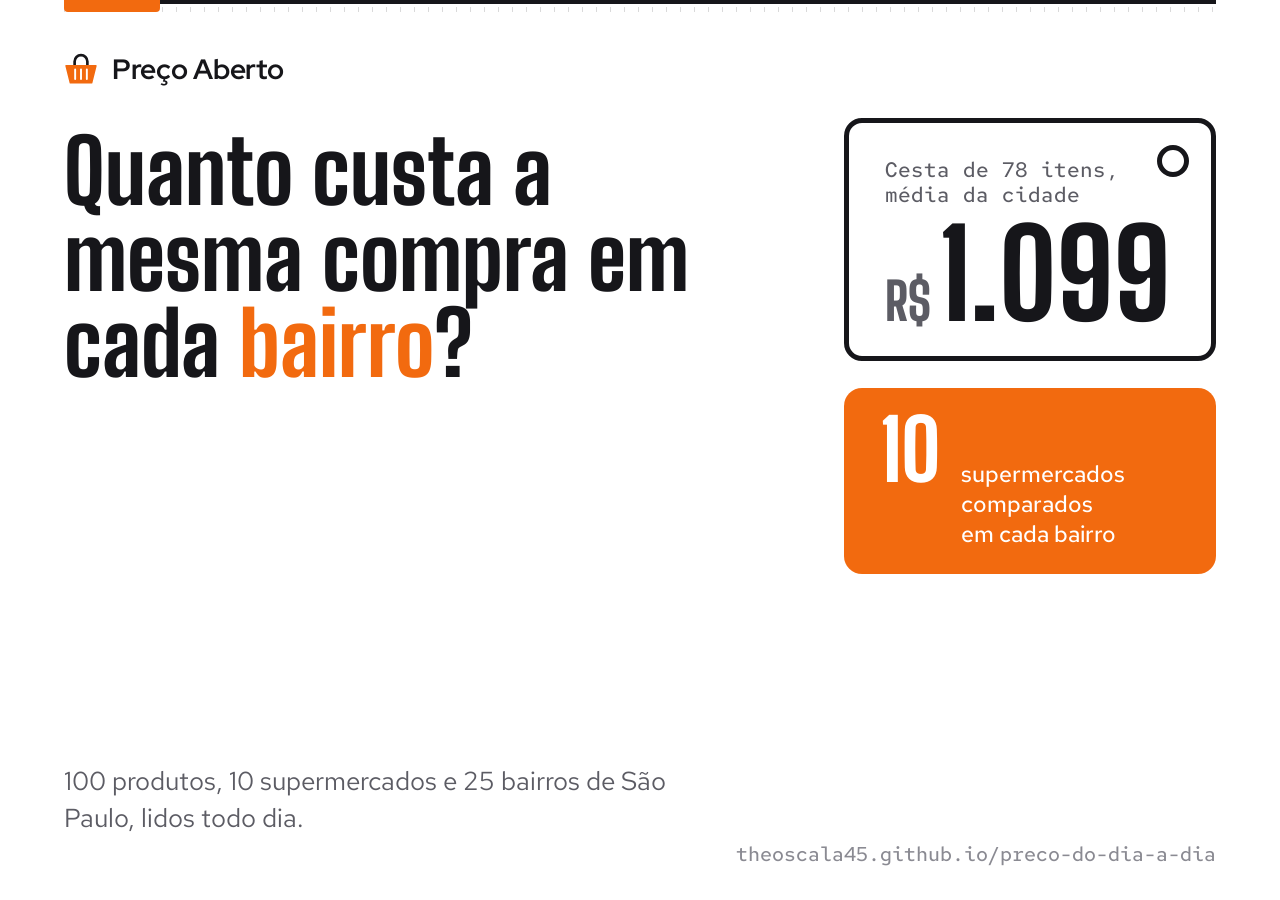
<file: docs/og-fonte.html>
<!DOCTYPE html>
<html lang="pt-BR"><head><meta charset="utf-8">
<title>Fonte da imagem de prévia (og.png)</title>
<style>
/* Esta página só serve para gerar assets/og.png (1200 x 630), a imagem que aparece quando o link é compartilhado.
   Para refazer a imagem: abrir no Chrome em modo sem janela, com --window-size=1200,630 (ver docs/PASSAGEM.md). */
@font-face{font-family:"Big Shoulders Display";font-weight:100 900;src:url(../assets/fonts/big-shoulders-display-latin-wght-normal.woff2) format("woff2")}
@font-face{font-family:"Red Hat Text";font-weight:300 700;src:url(../assets/fonts/red-hat-text-latin-wght-normal.woff2) format("woff2")}
@font-face{font-family:"Red Hat Display";font-weight:300 900;src:url(../assets/fonts/red-hat-display-latin-wght-normal.woff2) format("woff2")}
@font-face{font-family:"Red Hat Mono";font-weight:300 700;src:url(../assets/fonts/red-hat-mono-latin-wght-normal.woff2) format("woff2")}
*{box-sizing:border-box;margin:0}
html,body{width:1200px;height:630px;overflow:hidden;background:#fff;color:#16161A;font-family:"Red Hat Text",sans-serif}
.regua{position:absolute;left:64px;right:64px;top:0;height:12px;background:linear-gradient(#16161A,#16161A) 0 0/100% 4px no-repeat,repeating-linear-gradient(90deg,rgba(22,22,26,.16) 0 1px,transparent 1px 14px) 0 7px/100% 5px no-repeat}
.regua::after{content:"";position:absolute;left:0;top:0;width:96px;height:12px;background:#F26A0F;border-radius:0 0 4px 4px}
.marca{position:absolute;left:64px;top:52px;display:flex;align-items:center;gap:14px;font:700 28px/1 "Red Hat Display",sans-serif;letter-spacing:-.01em}
.marca i{width:34px;height:34px;background:url(../assets/logo/cesta.svg) center/contain no-repeat}
h1{position:absolute;left:64px;top:128px;width:700px;font:800 88px/.98 "Big Shoulders Display",sans-serif;letter-spacing:0}
h1 em{font-style:normal;color:#F26A0F}
.sub{position:absolute;left:64px;bottom:64px;font:400 26px/1.4 "Red Hat Text",sans-serif;color:#5C5C64;width:660px}
.url{position:absolute;right:64px;bottom:36px;font:500 20px/1 "Red Hat Mono",monospace;color:#8A8A92}
.tag{position:absolute;right:64px;top:118px;width:372px;border:5px solid #16161A;border-radius:18px;padding:34px 36px 30px;background:#fff}
.tag::before{content:"";position:absolute;right:22px;top:22px;width:22px;height:22px;border:5px solid #16161A;border-radius:50%}
.tag small{display:block;font:500 21px/1.2 "Red Hat Mono",monospace;color:#5C5C64;padding-right:44px}
.tag b{display:block;margin-top:16px;font:800 122px/.84 "Big Shoulders Display",sans-serif;white-space:nowrap}
.tag b span{font-size:52px;color:#5C5C64;margin-right:8px}
.laranja{position:absolute;right:64px;top:388px;width:372px;background:#F26A0F;border-radius:18px;padding:24px 36px;color:#fff;display:flex;align-items:baseline;gap:20px}
.laranja b{font:800 84px/.9 "Big Shoulders Display",sans-serif}
.laranja span{font:500 23px/1.3 "Red Hat Text",sans-serif}
</style></head>
<body>
<div class="regua"></div>
<div class="marca"><i></i>Preço Aberto</div>
<h1>Quanto custa a mesma compra em cada <em>bairro</em>?</h1>
<p class="sub">100 produtos, 10 supermercados e 25 bairros de São Paulo, lidos todo dia.</p>
<div class="tag"><small>Cesta de 78 itens, média da cidade</small><b><span>R$</span>1.099</b></div>
<div class="laranja"><b>10</b><span>supermercados comparados<br>em cada bairro</span></div>
<p class="url">theoscala45.github.io/preco-do-dia-a-dia</p>
</body></html>
</file>
<file: assets/vendor/maplibre-gl.css>
.maplibregl-map{font:12px/20px Helvetica Neue,Arial,Helvetica,sans-serif;overflow:hidden;position:relative;-webkit-tap-highlight-color:rgb(0 0 0/0)}.maplibregl-canvas{left:0;position:absolute;top:0}.maplibregl-map:fullscreen{height:100%;width:100%}.maplibregl-ctrl-group button.maplibregl-ctrl-compass{touch-action:none}.maplibregl-canvas-container.maplibregl-interactive,.maplibregl-ctrl-group button.maplibregl-ctrl-compass{cursor:grab;-webkit-user-select:none;-moz-user-select:none;user-select:none}.maplibregl-canvas-container.maplibregl-interactive.maplibregl-track-pointer{cursor:pointer}.maplibregl-canvas-container.maplibregl-interactive:active,.maplibregl-ctrl-group button.maplibregl-ctrl-compass:active{cursor:grabbing}.maplibregl-canvas-container.maplibregl-touch-zoom-rotate,.maplibregl-canvas-container.maplibregl-touch-zoom-rotate .maplibregl-canvas{touch-action:pan-x pan-y}.maplibregl-canvas-container.maplibregl-touch-drag-pan,.maplibregl-canvas-container.maplibregl-touch-drag-pan .maplibregl-canvas{touch-action:pinch-zoom}.maplibregl-canvas-container.maplibregl-touch-zoom-rotate.maplibregl-touch-drag-pan,.maplibregl-canvas-container.maplibregl-touch-zoom-rotate.maplibregl-touch-drag-pan .maplibregl-canvas{touch-action:none}.maplibregl-canvas-container.maplibregl-touch-drag-pan.maplibregl-cooperative-gestures,.maplibregl-canvas-container.maplibregl-touch-drag-pan.maplibregl-cooperative-gestures .maplibregl-canvas{touch-action:pan-x pan-y}.maplibregl-ctrl-bottom-left,.maplibregl-ctrl-bottom-right,.maplibregl-ctrl-top-left,.maplibregl-ctrl-top-right{pointer-events:none;position:absolute;z-index:2}.maplibregl-ctrl-top-left{left:0;top:0}.maplibregl-ctrl-top-right{right:0;top:0}.maplibregl-ctrl-bottom-left{bottom:0;left:0}.maplibregl-ctrl-bottom-right{bottom:0;right:0}.maplibregl-ctrl{clear:both;pointer-events:auto;transform:translate(0)}.maplibregl-ctrl-top-left .maplibregl-ctrl{float:left;margin:10px 0 0 10px}.maplibregl-ctrl-top-right .maplibregl-ctrl{float:right;margin:10px 10px 0 0}.maplibregl-ctrl-bottom-left .maplibregl-ctrl{float:left;margin:0 0 10px 10px}.maplibregl-ctrl-bottom-right .maplibregl-ctrl{float:right;margin:0 10px 10px 0}.maplibregl-ctrl-group{background:#fff;border-radius:4px}.maplibregl-ctrl-group:not(:empty){box-shadow:0 0 0 2px rgba(0,0,0,.1)}@media (forced-colors:active){.maplibregl-ctrl-group:not(:empty){box-shadow:0 0 0 2px ButtonText}}.maplibregl-ctrl-group button{background-color:transparent;border:0;box-sizing:border-box;cursor:pointer;display:block;height:29px;outline:none;padding:0;width:29px}.maplibregl-ctrl-group button+button{border-top:1px solid #ddd}.maplibregl-ctrl button .maplibregl-ctrl-icon{background-position:50%;background-repeat:no-repeat;display:block;height:100%;width:100%}@media (forced-colors:active){.maplibregl-ctrl-icon{background-color:transparent}.maplibregl-ctrl-group button+button{border-top:1px solid ButtonText}}.maplibregl-ctrl button::-moz-focus-inner{border:0;padding:0}.maplibregl-ctrl-attrib-button:focus,.maplibregl-ctrl-group button:focus{box-shadow:0 0 2px 2px #0096ff}.maplibregl-ctrl button:disabled{cursor:not-allowed}.maplibregl-ctrl button:disabled .maplibregl-ctrl-icon{opacity:.25}@media (hover:hover){.maplibregl-ctrl button:not(:disabled):hover{background-color:rgba(0,0,0,.05)}}.maplibregl-ctrl button:not(:disabled):active{background-color:rgba(0,0,0,.05)}.maplibregl-ctrl-group button:focus:focus-visible{box-shadow:0 0 2px 2px #0096ff}.maplibregl-ctrl-group button:focus:not(:focus-visible){box-shadow:none}.maplibregl-ctrl-group button:focus:first-child{border-radius:4px 4px 0 0}.maplibregl-ctrl-group button:focus:last-child{border-radius:0 0 4px 4px}.maplibregl-ctrl-group button:focus:only-child{border-radius:inherit}.maplibregl-ctrl button.maplibregl-ctrl-zoom-out .maplibregl-ctrl-icon{background-image:url("data:image/svg+xml;charset=utf-8,%3Csvg xmlns='http://www.w3.org/2000/svg' width='29' height='29' fill='%23333' viewBox='0 0 29 29'%3E%3Cpath d='M10 13c-.75 0-1.5.75-1.5 1.5S9.25 16 10 16h9c.75 0 1.5-.75 1.5-1.5S19.75 13 19 13z'/%3E%3C/svg%3E")}.maplibregl-ctrl button.maplibregl-ctrl-zoom-in .maplibregl-ctrl-icon{background-image:url("data:image/svg+xml;charset=utf-8,%3Csvg xmlns='http://www.w3.org/2000/svg' width='29' height='29' fill='%23333' viewBox='0 0 29 29'%3E%3Cpath d='M14.5 8.5c-.75 0-1.5.75-1.5 1.5v3h-3c-.75 0-1.5.75-1.5 1.5S9.25 16 10 16h3v3c0 .75.75 1.5 1.5 1.5S16 19.75 16 19v-3h3c.75 0 1.5-.75 1.5-1.5S19.75 13 19 13h-3v-3c0-.75-.75-1.5-1.5-1.5'/%3E%3C/svg%3E")}@media (forced-colors:active){.maplibregl-ctrl button.maplibregl-ctrl-zoom-out .maplibregl-ctrl-icon{background-image:url("data:image/svg+xml;charset=utf-8,%3Csvg xmlns='http://www.w3.org/2000/svg' width='29' height='29' fill='%23fff' viewBox='0 0 29 29'%3E%3Cpath d='M10 13c-.75 0-1.5.75-1.5 1.5S9.25 16 10 16h9c.75 0 1.5-.75 1.5-1.5S19.75 13 19 13z'/%3E%3C/svg%3E")}.maplibregl-ctrl button.maplibregl-ctrl-zoom-in .maplibregl-ctrl-icon{background-image:url("data:image/svg+xml;charset=utf-8,%3Csvg xmlns='http://www.w3.org/2000/svg' width='29' height='29' fill='%23fff' viewBox='0 0 29 29'%3E%3Cpath d='M14.5 8.5c-.75 0-1.5.75-1.5 1.5v3h-3c-.75 0-1.5.75-1.5 1.5S9.25 16 10 16h3v3c0 .75.75 1.5 1.5 1.5S16 19.75 16 19v-3h3c.75 0 1.5-.75 1.5-1.5S19.75 13 19 13h-3v-3c0-.75-.75-1.5-1.5-1.5'/%3E%3C/svg%3E")}}@media (forced-colors:active) and (prefers-color-scheme:light){.maplibregl-ctrl button.maplibregl-ctrl-zoom-out .maplibregl-ctrl-icon{background-image:url("data:image/svg+xml;charset=utf-8,%3Csvg xmlns='http://www.w3.org/2000/svg' width='29' height='29' viewBox='0 0 29 29'%3E%3Cpath d='M10 13c-.75 0-1.5.75-1.5 1.5S9.25 16 10 16h9c.75 0 1.5-.75 1.5-1.5S19.75 13 19 13z'/%3E%3C/svg%3E")}.maplibregl-ctrl button.maplibregl-ctrl-zoom-in .maplibregl-ctrl-icon{background-image:url("data:image/svg+xml;charset=utf-8,%3Csvg xmlns='http://www.w3.org/2000/svg' width='29' height='29' viewBox='0 0 29 29'%3E%3Cpath d='M14.5 8.5c-.75 0-1.5.75-1.5 1.5v3h-3c-.75 0-1.5.75-1.5 1.5S9.25 16 10 16h3v3c0 .75.75 1.5 1.5 1.5S16 19.75 16 19v-3h3c.75 0 1.5-.75 1.5-1.5S19.75 13 19 13h-3v-3c0-.75-.75-1.5-1.5-1.5'/%3E%3C/svg%3E")}}.maplibregl-ctrl button.maplibregl-ctrl-fullscreen .maplibregl-ctrl-icon{background-image:url("data:image/svg+xml;charset=utf-8,%3Csvg xmlns='http://www.w3.org/2000/svg' width='29' height='29' fill='%23333' viewBox='0 0 29 29'%3E%3Cpath d='M24 16v5.5c0 1.75-.75 2.5-2.5 2.5H16v-1l3-1.5-4-5.5 1-1 5.5 4 1.5-3zM6 16l1.5 3 5.5-4 1 1-4 5.5 3 1.5v1H7.5C5.75 24 5 23.25 5 21.5V16zm7-11v1l-3 1.5 4 5.5-1 1-5.5-4L6 13H5V7.5C5 5.75 5.75 5 7.5 5zm11 2.5c0-1.75-.75-2.5-2.5-2.5H16v1l3 1.5-4 5.5 1 1 5.5-4 1.5 3h1z'/%3E%3C/svg%3E")}.maplibregl-ctrl button.maplibregl-ctrl-shrink .maplibregl-ctrl-icon{background-image:url("data:image/svg+xml;charset=utf-8,%3Csvg xmlns='http://www.w3.org/2000/svg' width='29' height='29' viewBox='0 0 29 29'%3E%3Cpath d='M18.5 16c-1.75 0-2.5.75-2.5 2.5V24h1l1.5-3 5.5 4 1-1-4-5.5 3-1.5v-1zM13 18.5c0-1.75-.75-2.5-2.5-2.5H5v1l3 1.5L4 24l1 1 5.5-4 1.5 3h1zm3-8c0 1.75.75 2.5 2.5 2.5H24v-1l-3-1.5L25 5l-1-1-5.5 4L17 5h-1zM10.5 13c1.75 0 2.5-.75 2.5-2.5V5h-1l-1.5 3L5 4 4 5l4 5.5L5 12v1z'/%3E%3C/svg%3E")}@media (forced-colors:active){.maplibregl-ctrl button.maplibregl-ctrl-fullscreen .maplibregl-ctrl-icon{background-image:url("data:image/svg+xml;charset=utf-8,%3Csvg xmlns='http://www.w3.org/2000/svg' width='29' height='29' fill='%23fff' viewBox='0 0 29 29'%3E%3Cpath d='M24 16v5.5c0 1.75-.75 2.5-2.5 2.5H16v-1l3-1.5-4-5.5 1-1 5.5 4 1.5-3zM6 16l1.5 3 5.5-4 1 1-4 5.5 3 1.5v1H7.5C5.75 24 5 23.25 5 21.5V16zm7-11v1l-3 1.5 4 5.5-1 1-5.5-4L6 13H5V7.5C5 5.75 5.75 5 7.5 5zm11 2.5c0-1.75-.75-2.5-2.5-2.5H16v1l3 1.5-4 5.5 1 1 5.5-4 1.5 3h1z'/%3E%3C/svg%3E")}.maplibregl-ctrl button.maplibregl-ctrl-shrink .maplibregl-ctrl-icon{background-image:url("data:image/svg+xml;charset=utf-8,%3Csvg xmlns='http://www.w3.org/2000/svg' width='29' height='29' fill='%23fff' viewBox='0 0 29 29'%3E%3Cpath d='M18.5 16c-1.75 0-2.5.75-2.5 2.5V24h1l1.5-3 5.5 4 1-1-4-5.5 3-1.5v-1zM13 18.5c0-1.75-.75-2.5-2.5-2.5H5v1l3 1.5L4 24l1 1 5.5-4 1.5 3h1zm3-8c0 1.75.75 2.5 2.5 2.5H24v-1l-3-1.5L25 5l-1-1-5.5 4L17 5h-1zM10.5 13c1.75 0 2.5-.75 2.5-2.5V5h-1l-1.5 3L5 4 4 5l4 5.5L5 12v1z'/%3E%3C/svg%3E")}}@media (forced-colors:active) and (prefers-color-scheme:light){.maplibregl-ctrl button.maplibregl-ctrl-fullscreen .maplibregl-ctrl-icon{background-image:url("data:image/svg+xml;charset=utf-8,%3Csvg xmlns='http://www.w3.org/2000/svg' width='29' height='29' viewBox='0 0 29 29'%3E%3Cpath d='M24 16v5.5c0 1.75-.75 2.5-2.5 2.5H16v-1l3-1.5-4-5.5 1-1 5.5 4 1.5-3zM6 16l1.5 3 5.5-4 1 1-4 5.5 3 1.5v1H7.5C5.75 24 5 23.25 5 21.5V16zm7-11v1l-3 1.5 4 5.5-1 1-5.5-4L6 13H5V7.5C5 5.75 5.75 5 7.5 5zm11 2.5c0-1.75-.75-2.5-2.5-2.5H16v1l3 1.5-4 5.5 1 1 5.5-4 1.5 3h1z'/%3E%3C/svg%3E")}.maplibregl-ctrl button.maplibregl-ctrl-shrink .maplibregl-ctrl-icon{background-image:url("data:image/svg+xml;charset=utf-8,%3Csvg xmlns='http://www.w3.org/2000/svg' width='29' height='29' viewBox='0 0 29 29'%3E%3Cpath d='M18.5 16c-1.75 0-2.5.75-2.5 2.5V24h1l1.5-3 5.5 4 1-1-4-5.5 3-1.5v-1zM13 18.5c0-1.75-.75-2.5-2.5-2.5H5v1l3 1.5L4 24l1 1 5.5-4 1.5 3h1zm3-8c0 1.75.75 2.5 2.5 2.5H24v-1l-3-1.5L25 5l-1-1-5.5 4L17 5h-1zM10.5 13c1.75 0 2.5-.75 2.5-2.5V5h-1l-1.5 3L5 4 4 5l4 5.5L5 12v1z'/%3E%3C/svg%3E")}}.maplibregl-ctrl button.maplibregl-ctrl-compass .maplibregl-ctrl-icon{background-image:url("data:image/svg+xml;charset=utf-8,%3Csvg xmlns='http://www.w3.org/2000/svg' width='29' height='29' fill='%23333' viewBox='0 0 29 29'%3E%3Cpath d='m10.5 14 4-8 4 8z'/%3E%3Cpath fill='%23ccc' d='m10.5 16 4 8 4-8z'/%3E%3C/svg%3E")}@media (forced-colors:active){.maplibregl-ctrl button.maplibregl-ctrl-compass .maplibregl-ctrl-icon{background-image:url("data:image/svg+xml;charset=utf-8,%3Csvg xmlns='http://www.w3.org/2000/svg' width='29' height='29' fill='%23fff' viewBox='0 0 29 29'%3E%3Cpath d='m10.5 14 4-8 4 8z'/%3E%3Cpath fill='%23ccc' d='m10.5 16 4 8 4-8z'/%3E%3C/svg%3E")}}@media (forced-colors:active) and (prefers-color-scheme:light){.maplibregl-ctrl button.maplibregl-ctrl-compass .maplibregl-ctrl-icon{background-image:url("data:image/svg+xml;charset=utf-8,%3Csvg xmlns='http://www.w3.org/2000/svg' width='29' height='29' viewBox='0 0 29 29'%3E%3Cpath d='m10.5 14 4-8 4 8z'/%3E%3Cpath fill='%23ccc' d='m10.5 16 4 8 4-8z'/%3E%3C/svg%3E")}}.maplibregl-ctrl button.maplibregl-ctrl-globe .maplibregl-ctrl-icon{background-image:url("data:image/svg+xml;charset=utf-8,%3Csvg xmlns='http://www.w3.org/2000/svg' width='22' height='22' fill='none' stroke='%23333' viewBox='0 0 22 22'%3E%3Ccircle cx='11' cy='11' r='8.5'/%3E%3Cpath d='M17.5 11c0 4.819-3.02 8.5-6.5 8.5S4.5 15.819 4.5 11 7.52 2.5 11 2.5s6.5 3.681 6.5 8.5Z'/%3E%3Cpath d='M13.5 11c0 2.447-.331 4.64-.853 6.206-.262.785-.562 1.384-.872 1.777-.314.399-.58.517-.775.517s-.461-.118-.775-.517c-.31-.393-.61-.992-.872-1.777C8.831 15.64 8.5 13.446 8.5 11s.331-4.64.853-6.206c.262-.785.562-1.384.872-1.777.314-.399.58-.517.775-.517s.461.118.775.517c.31.393.61.992.872 1.777.522 1.565.853 3.76.853 6.206Z'/%3E%3Cpath d='M11 7.5c-1.909 0-3.622-.166-4.845-.428-.616-.132-1.08-.283-1.379-.434a1.3 1.3 0 0 1-.224-.138q.07-.058.224-.138c.299-.151.763-.302 1.379-.434C7.378 5.666 9.091 5.5 11 5.5s3.622.166 4.845.428c.616.132 1.08.283 1.379.434.105.053.177.1.224.138q-.07.058-.224.138c-.299.151-.763.302-1.379.434-1.223.262-2.936.428-4.845.428ZM4.486 6.436ZM11 16.5c-1.909 0-3.622-.166-4.845-.428-.616-.132-1.08-.283-1.379-.434a1.3 1.3 0 0 1-.224-.138 1.3 1.3 0 0 1 .224-.138c.299-.151.763-.302 1.379-.434C7.378 14.666 9.091 14.5 11 14.5s3.622.166 4.845.428c.616.132 1.08.283 1.379.434.105.053.177.1.224.138a1.3 1.3 0 0 1-.224.138c-.299.151-.763.302-1.379.434-1.223.262-2.936.428-4.845.428Zm-6.514-1.064ZM11 12.5c-2.46 0-4.672-.222-6.255-.574-.796-.177-1.406-.38-1.805-.59a1.5 1.5 0 0 1-.39-.272.3.3 0 0 1-.047-.064.3.3 0 0 1 .048-.064c.066-.073.189-.167.389-.272.399-.21 1.009-.413 1.805-.59C6.328 9.722 8.54 9.5 11 9.5s4.672.222 6.256.574c.795.177 1.405.38 1.804.59.2.105.323.2.39.272a.3.3 0 0 1 .047.064.3.3 0 0 1-.048.064 1.4 1.4 0 0 1-.389.272c-.399.21-1.009.413-1.804.59-1.584.352-3.796.574-6.256.574Zm-8.501-1.51v.002zm0 .018v.002zm17.002.002v-.002zm0-.018v-.002z'/%3E%3C/svg%3E")}.maplibregl-ctrl button.maplibregl-ctrl-globe-enabled .maplibregl-ctrl-icon{background-image:url("data:image/svg+xml;charset=utf-8,%3Csvg xmlns='http://www.w3.org/2000/svg' width='22' height='22' fill='none' stroke='%2333b5e5' viewBox='0 0 22 22'%3E%3Ccircle cx='11' cy='11' r='8.5'/%3E%3Cpath d='M17.5 11c0 4.819-3.02 8.5-6.5 8.5S4.5 15.819 4.5 11 7.52 2.5 11 2.5s6.5 3.681 6.5 8.5Z'/%3E%3Cpath d='M13.5 11c0 2.447-.331 4.64-.853 6.206-.262.785-.562 1.384-.872 1.777-.314.399-.58.517-.775.517s-.461-.118-.775-.517c-.31-.393-.61-.992-.872-1.777C8.831 15.64 8.5 13.446 8.5 11s.331-4.64.853-6.206c.262-.785.562-1.384.872-1.777.314-.399.58-.517.775-.517s.461.118.775.517c.31.393.61.992.872 1.777.522 1.565.853 3.76.853 6.206Z'/%3E%3Cpath d='M11 7.5c-1.909 0-3.622-.166-4.845-.428-.616-.132-1.08-.283-1.379-.434a1.3 1.3 0 0 1-.224-.138q.07-.058.224-.138c.299-.151.763-.302 1.379-.434C7.378 5.666 9.091 5.5 11 5.5s3.622.166 4.845.428c.616.132 1.08.283 1.379.434.105.053.177.1.224.138q-.07.058-.224.138c-.299.151-.763.302-1.379.434-1.223.262-2.936.428-4.845.428ZM4.486 6.436ZM11 16.5c-1.909 0-3.622-.166-4.845-.428-.616-.132-1.08-.283-1.379-.434a1.3 1.3 0 0 1-.224-.138 1.3 1.3 0 0 1 .224-.138c.299-.151.763-.302 1.379-.434C7.378 14.666 9.091 14.5 11 14.5s3.622.166 4.845.428c.616.132 1.08.283 1.379.434.105.053.177.1.224.138a1.3 1.3 0 0 1-.224.138c-.299.151-.763.302-1.379.434-1.223.262-2.936.428-4.845.428Zm-6.514-1.064ZM11 12.5c-2.46 0-4.672-.222-6.255-.574-.796-.177-1.406-.38-1.805-.59a1.5 1.5 0 0 1-.39-.272.3.3 0 0 1-.047-.064.3.3 0 0 1 .048-.064c.066-.073.189-.167.389-.272.399-.21 1.009-.413 1.805-.59C6.328 9.722 8.54 9.5 11 9.5s4.672.222 6.256.574c.795.177 1.405.38 1.804.59.2.105.323.2.39.272a.3.3 0 0 1 .047.064.3.3 0 0 1-.048.064 1.4 1.4 0 0 1-.389.272c-.399.21-1.009.413-1.804.59-1.584.352-3.796.574-6.256.574Zm-8.501-1.51v.002zm0 .018v.002zm17.002.002v-.002zm0-.018v-.002z'/%3E%3C/svg%3E")}.maplibregl-ctrl button.maplibregl-ctrl-terrain .maplibregl-ctrl-icon{background-image:url("data:image/svg+xml;charset=utf-8,%3Csvg xmlns='http://www.w3.org/2000/svg' width='22' height='22' fill='%23333' viewBox='0 0 22 22'%3E%3Cpath d='m1.754 13.406 4.453-4.851 3.09 3.09 3.281 3.277.969-.969-3.309-3.312 3.844-4.121 6.148 6.886h1.082v-.855l-7.207-8.07-4.84 5.187L6.169 6.57l-5.48 5.965v.871ZM.688 16.844h20.625v1.375H.688Zm0 0'/%3E%3C/svg%3E")}.maplibregl-ctrl button.maplibregl-ctrl-terrain-enabled .maplibregl-ctrl-icon{background-image:url("data:image/svg+xml;charset=utf-8,%3Csvg xmlns='http://www.w3.org/2000/svg' width='22' height='22' fill='%2333b5e5' viewBox='0 0 22 22'%3E%3Cpath d='m1.754 13.406 4.453-4.851 3.09 3.09 3.281 3.277.969-.969-3.309-3.312 3.844-4.121 6.148 6.886h1.082v-.855l-7.207-8.07-4.84 5.187L6.169 6.57l-5.48 5.965v.871ZM.688 16.844h20.625v1.375H.688Zm0 0'/%3E%3C/svg%3E")}.maplibregl-ctrl button.maplibregl-ctrl-geolocate .maplibregl-ctrl-icon{background-image:url("data:image/svg+xml;charset=utf-8,%3Csvg xmlns='http://www.w3.org/2000/svg' width='29' height='29' fill='%23333' viewBox='0 0 20 20'%3E%3Cpath d='M10 4C9 4 9 5 9 5v.1A5 5 0 0 0 5.1 9H5s-1 0-1 1 1 1 1 1h.1A5 5 0 0 0 9 14.9v.1s0 1 1 1 1-1 1-1v-.1a5 5 0 0 0 3.9-3.9h.1s1 0 1-1-1-1-1-1h-.1A5 5 0 0 0 11 5.1V5s0-1-1-1m0 2.5a3.5 3.5 0 1 1 0 7 3.5 3.5 0 1 1 0-7'/%3E%3Ccircle cx='10' cy='10' r='2'/%3E%3C/svg%3E")}.maplibregl-ctrl button.maplibregl-ctrl-geolocate:disabled .maplibregl-ctrl-icon{background-image:url("data:image/svg+xml;charset=utf-8,%3Csvg xmlns='http://www.w3.org/2000/svg' width='29' height='29' fill='%23aaa' viewBox='0 0 20 20'%3E%3Cpath d='M10 4C9 4 9 5 9 5v.1A5 5 0 0 0 5.1 9H5s-1 0-1 1 1 1 1 1h.1A5 5 0 0 0 9 14.9v.1s0 1 1 1 1-1 1-1v-.1a5 5 0 0 0 3.9-3.9h.1s1 0 1-1-1-1-1-1h-.1A5 5 0 0 0 11 5.1V5s0-1-1-1m0 2.5a3.5 3.5 0 1 1 0 7 3.5 3.5 0 1 1 0-7'/%3E%3Ccircle cx='10' cy='10' r='2'/%3E%3Cpath fill='red' d='m14 5 1 1-9 9-1-1z'/%3E%3C/svg%3E")}.maplibregl-ctrl button.maplibregl-ctrl-geolocate.maplibregl-ctrl-geolocate-active .maplibregl-ctrl-icon{background-image:url("data:image/svg+xml;charset=utf-8,%3Csvg xmlns='http://www.w3.org/2000/svg' width='29' height='29' fill='%2333b5e5' viewBox='0 0 20 20'%3E%3Cpath d='M10 4C9 4 9 5 9 5v.1A5 5 0 0 0 5.1 9H5s-1 0-1 1 1 1 1 1h.1A5 5 0 0 0 9 14.9v.1s0 1 1 1 1-1 1-1v-.1a5 5 0 0 0 3.9-3.9h.1s1 0 1-1-1-1-1-1h-.1A5 5 0 0 0 11 5.1V5s0-1-1-1m0 2.5a3.5 3.5 0 1 1 0 7 3.5 3.5 0 1 1 0-7'/%3E%3Ccircle cx='10' cy='10' r='2'/%3E%3C/svg%3E")}.maplibregl-ctrl button.maplibregl-ctrl-geolocate.maplibregl-ctrl-geolocate-active-error .maplibregl-ctrl-icon{background-image:url("data:image/svg+xml;charset=utf-8,%3Csvg xmlns='http://www.w3.org/2000/svg' width='29' height='29' fill='%23e58978' viewBox='0 0 20 20'%3E%3Cpath d='M10 4C9 4 9 5 9 5v.1A5 5 0 0 0 5.1 9H5s-1 0-1 1 1 1 1 1h.1A5 5 0 0 0 9 14.9v.1s0 1 1 1 1-1 1-1v-.1a5 5 0 0 0 3.9-3.9h.1s1 0 1-1-1-1-1-1h-.1A5 5 0 0 0 11 5.1V5s0-1-1-1m0 2.5a3.5 3.5 0 1 1 0 7 3.5 3.5 0 1 1 0-7'/%3E%3Ccircle cx='10' cy='10' r='2'/%3E%3C/svg%3E")}.maplibregl-ctrl button.maplibregl-ctrl-geolocate.maplibregl-ctrl-geolocate-background .maplibregl-ctrl-icon{background-image:url("data:image/svg+xml;charset=utf-8,%3Csvg xmlns='http://www.w3.org/2000/svg' width='29' height='29' fill='%2333b5e5' viewBox='0 0 20 20'%3E%3Cpath d='M10 4C9 4 9 5 9 5v.1A5 5 0 0 0 5.1 9H5s-1 0-1 1 1 1 1 1h.1A5 5 0 0 0 9 14.9v.1s0 1 1 1 1-1 1-1v-.1a5 5 0 0 0 3.9-3.9h.1s1 0 1-1-1-1-1-1h-.1A5 5 0 0 0 11 5.1V5s0-1-1-1m0 2.5a3.5 3.5 0 1 1 0 7 3.5 3.5 0 1 1 0-7'/%3E%3C/svg%3E")}.maplibregl-ctrl button.maplibregl-ctrl-geolocate.maplibregl-ctrl-geolocate-background-error .maplibregl-ctrl-icon{background-image:url("data:image/svg+xml;charset=utf-8,%3Csvg xmlns='http://www.w3.org/2000/svg' width='29' height='29' fill='%23e54e33' viewBox='0 0 20 20'%3E%3Cpath d='M10 4C9 4 9 5 9 5v.1A5 5 0 0 0 5.1 9H5s-1 0-1 1 1 1 1 1h.1A5 5 0 0 0 9 14.9v.1s0 1 1 1 1-1 1-1v-.1a5 5 0 0 0 3.9-3.9h.1s1 0 1-1-1-1-1-1h-.1A5 5 0 0 0 11 5.1V5s0-1-1-1m0 2.5a3.5 3.5 0 1 1 0 7 3.5 3.5 0 1 1 0-7'/%3E%3C/svg%3E")}.maplibregl-ctrl button.maplibregl-ctrl-geolocate.maplibregl-ctrl-geolocate-waiting .maplibregl-ctrl-icon{animation:maplibregl-spin 2s linear infinite}@media (forced-colors:active){.maplibregl-ctrl button.maplibregl-ctrl-geolocate .maplibregl-ctrl-icon{background-image:url("data:image/svg+xml;charset=utf-8,%3Csvg xmlns='http://www.w3.org/2000/svg' width='29' height='29' fill='%23fff' viewBox='0 0 20 20'%3E%3Cpath d='M10 4C9 4 9 5 9 5v.1A5 5 0 0 0 5.1 9H5s-1 0-1 1 1 1 1 1h.1A5 5 0 0 0 9 14.9v.1s0 1 1 1 1-1 1-1v-.1a5 5 0 0 0 3.9-3.9h.1s1 0 1-1-1-1-1-1h-.1A5 5 0 0 0 11 5.1V5s0-1-1-1m0 2.5a3.5 3.5 0 1 1 0 7 3.5 3.5 0 1 1 0-7'/%3E%3Ccircle cx='10' cy='10' r='2'/%3E%3C/svg%3E")}.maplibregl-ctrl button.maplibregl-ctrl-geolocate:disabled .maplibregl-ctrl-icon{background-image:url("data:image/svg+xml;charset=utf-8,%3Csvg xmlns='http://www.w3.org/2000/svg' width='29' height='29' fill='%23999' viewBox='0 0 20 20'%3E%3Cpath d='M10 4C9 4 9 5 9 5v.1A5 5 0 0 0 5.1 9H5s-1 0-1 1 1 1 1 1h.1A5 5 0 0 0 9 14.9v.1s0 1 1 1 1-1 1-1v-.1a5 5 0 0 0 3.9-3.9h.1s1 0 1-1-1-1-1-1h-.1A5 5 0 0 0 11 5.1V5s0-1-1-1m0 2.5a3.5 3.5 0 1 1 0 7 3.5 3.5 0 1 1 0-7'/%3E%3Ccircle cx='10' cy='10' r='2'/%3E%3Cpath fill='red' d='m14 5 1 1-9 9-1-1z'/%3E%3C/svg%3E")}.maplibregl-ctrl button.maplibregl-ctrl-geolocate.maplibregl-ctrl-geolocate-active .maplibregl-ctrl-icon{background-image:url("data:image/svg+xml;charset=utf-8,%3Csvg xmlns='http://www.w3.org/2000/svg' width='29' height='29' fill='%2333b5e5' viewBox='0 0 20 20'%3E%3Cpath d='M10 4C9 4 9 5 9 5v.1A5 5 0 0 0 5.1 9H5s-1 0-1 1 1 1 1 1h.1A5 5 0 0 0 9 14.9v.1s0 1 1 1 1-1 1-1v-.1a5 5 0 0 0 3.9-3.9h.1s1 0 1-1-1-1-1-1h-.1A5 5 0 0 0 11 5.1V5s0-1-1-1m0 2.5a3.5 3.5 0 1 1 0 7 3.5 3.5 0 1 1 0-7'/%3E%3Ccircle cx='10' cy='10' r='2'/%3E%3C/svg%3E")}.maplibregl-ctrl button.maplibregl-ctrl-geolocate.maplibregl-ctrl-geolocate-active-error .maplibregl-ctrl-icon{background-image:url("data:image/svg+xml;charset=utf-8,%3Csvg xmlns='http://www.w3.org/2000/svg' width='29' height='29' fill='%23e58978' viewBox='0 0 20 20'%3E%3Cpath d='M10 4C9 4 9 5 9 5v.1A5 5 0 0 0 5.1 9H5s-1 0-1 1 1 1 1 1h.1A5 5 0 0 0 9 14.9v.1s0 1 1 1 1-1 1-1v-.1a5 5 0 0 0 3.9-3.9h.1s1 0 1-1-1-1-1-1h-.1A5 5 0 0 0 11 5.1V5s0-1-1-1m0 2.5a3.5 3.5 0 1 1 0 7 3.5 3.5 0 1 1 0-7'/%3E%3Ccircle cx='10' cy='10' r='2'/%3E%3C/svg%3E")}.maplibregl-ctrl button.maplibregl-ctrl-geolocate.maplibregl-ctrl-geolocate-background .maplibregl-ctrl-icon{background-image:url("data:image/svg+xml;charset=utf-8,%3Csvg xmlns='http://www.w3.org/2000/svg' width='29' height='29' fill='%2333b5e5' viewBox='0 0 20 20'%3E%3Cpath d='M10 4C9 4 9 5 9 5v.1A5 5 0 0 0 5.1 9H5s-1 0-1 1 1 1 1 1h.1A5 5 0 0 0 9 14.9v.1s0 1 1 1 1-1 1-1v-.1a5 5 0 0 0 3.9-3.9h.1s1 0 1-1-1-1-1-1h-.1A5 5 0 0 0 11 5.1V5s0-1-1-1m0 2.5a3.5 3.5 0 1 1 0 7 3.5 3.5 0 1 1 0-7'/%3E%3C/svg%3E")}.maplibregl-ctrl button.maplibregl-ctrl-geolocate.maplibregl-ctrl-geolocate-background-error .maplibregl-ctrl-icon{background-image:url("data:image/svg+xml;charset=utf-8,%3Csvg xmlns='http://www.w3.org/2000/svg' width='29' height='29' fill='%23e54e33' viewBox='0 0 20 20'%3E%3Cpath d='M10 4C9 4 9 5 9 5v.1A5 5 0 0 0 5.1 9H5s-1 0-1 1 1 1 1 1h.1A5 5 0 0 0 9 14.9v.1s0 1 1 1 1-1 1-1v-.1a5 5 0 0 0 3.9-3.9h.1s1 0 1-1-1-1-1-1h-.1A5 5 0 0 0 11 5.1V5s0-1-1-1m0 2.5a3.5 3.5 0 1 1 0 7 3.5 3.5 0 1 1 0-7'/%3E%3C/svg%3E")}}@media (forced-colors:active) and (prefers-color-scheme:light){.maplibregl-ctrl button.maplibregl-ctrl-geolocate .maplibregl-ctrl-icon{background-image:url("data:image/svg+xml;charset=utf-8,%3Csvg xmlns='http://www.w3.org/2000/svg' width='29' height='29' viewBox='0 0 20 20'%3E%3Cpath d='M10 4C9 4 9 5 9 5v.1A5 5 0 0 0 5.1 9H5s-1 0-1 1 1 1 1 1h.1A5 5 0 0 0 9 14.9v.1s0 1 1 1 1-1 1-1v-.1a5 5 0 0 0 3.9-3.9h.1s1 0 1-1-1-1-1-1h-.1A5 5 0 0 0 11 5.1V5s0-1-1-1m0 2.5a3.5 3.5 0 1 1 0 7 3.5 3.5 0 1 1 0-7'/%3E%3Ccircle cx='10' cy='10' r='2'/%3E%3C/svg%3E")}.maplibregl-ctrl button.maplibregl-ctrl-geolocate:disabled .maplibregl-ctrl-icon{background-image:url("data:image/svg+xml;charset=utf-8,%3Csvg xmlns='http://www.w3.org/2000/svg' width='29' height='29' fill='%23666' viewBox='0 0 20 20'%3E%3Cpath d='M10 4C9 4 9 5 9 5v.1A5 5 0 0 0 5.1 9H5s-1 0-1 1 1 1 1 1h.1A5 5 0 0 0 9 14.9v.1s0 1 1 1 1-1 1-1v-.1a5 5 0 0 0 3.9-3.9h.1s1 0 1-1-1-1-1-1h-.1A5 5 0 0 0 11 5.1V5s0-1-1-1m0 2.5a3.5 3.5 0 1 1 0 7 3.5 3.5 0 1 1 0-7'/%3E%3Ccircle cx='10' cy='10' r='2'/%3E%3Cpath fill='red' d='m14 5 1 1-9 9-1-1z'/%3E%3C/svg%3E")}}@keyframes maplibregl-spin{0%{transform:rotate(0deg)}to{transform:rotate(1turn)}}a.maplibregl-ctrl-logo{background-image:url("data:image/svg+xml;charset=utf-8,%3Csvg xmlns='http://www.w3.org/2000/svg' width='88' height='23' fill='none'%3E%3Cpath fill='%23000' fill-opacity='.4' fill-rule='evenodd' d='M17.408 16.796h-1.827l2.501-12.095h.198l3.324 6.533.988 2.19.988-2.19 3.258-6.533h.181l2.6 12.095h-1.81l-1.218-5.644-.362-1.71-.658 1.71-2.929 5.644h-.098l-2.914-5.644-.757-1.71-.345 1.71zm1.958-3.42-.726 3.663a1.255 1.255 0 0 1-1.232 1.011h-1.827a1.255 1.255 0 0 1-1.229-1.509l2.501-12.095a1.255 1.255 0 0 1 1.23-1.001h.197a1.25 1.25 0 0 1 1.12.685l3.19 6.273 3.125-6.263a1.25 1.25 0 0 1 1.123-.695h.181a1.255 1.255 0 0 1 1.227.991l1.443 6.71a5 5 0 0 1 .314-.787l.009-.016a4.6 4.6 0 0 1 1.777-1.887c.782-.46 1.668-.667 2.611-.667a4.6 4.6 0 0 1 1.7.32l.306.134c.21-.16.474-.256.759-.256h1.694a1.255 1.255 0 0 1 1.212.925 1.255 1.255 0 0 1 1.212-.925h1.711c.284 0 .545.094.755.252.613-.3 1.312-.45 2.075-.45 1.356 0 2.557.445 3.482 1.4q.47.48.763 1.064V4.701a1.255 1.255 0 0 1 1.255-1.255h1.86A1.255 1.255 0 0 1 54.44 4.7v9.194h2.217c.19 0 .37.043.532.118v-4.77c0-.356.147-.678.385-.906a2.42 2.42 0 0 1-.682-1.71c0-.665.267-1.253.735-1.7a2.45 2.45 0 0 1 1.722-.674 2.43 2.43 0 0 1 1.705.675q.318.302.504.683V4.7a1.255 1.255 0 0 1 1.255-1.255h1.744A1.255 1.255 0 0 1 65.812 4.7v3.335a4.8 4.8 0 0 1 1.526-.246c.938 0 1.817.214 2.59.69a4.47 4.47 0 0 1 1.67 1.743v-.98a1.255 1.255 0 0 1 1.256-1.256h1.777c.233 0 .451.064.639.174a3.4 3.4 0 0 1 1.567-.372c.346 0 .861.02 1.285.232a1.25 1.25 0 0 1 .689 1.004 4.7 4.7 0 0 1 .853-.588c.795-.44 1.675-.647 2.61-.647 1.385 0 2.65.39 3.525 1.396.836.938 1.168 2.173 1.168 3.528q-.001.515-.056 1.051a1.255 1.255 0 0 1-.947 1.09l.408.952a1.255 1.255 0 0 1-.477 1.552c-.418.268-.92.463-1.458.612-.613.171-1.304.244-2.049.244-1.06 0-2.043-.207-2.886-.698l-.015-.008c-.798-.48-1.419-1.135-1.818-1.963l-.004-.008a5.8 5.8 0 0 1-.548-2.512q0-.429.053-.843a1.3 1.3 0 0 1-.333-.086l-.166-.004c-.223 0-.426.062-.643.228-.03.024-.142.139-.142.59v3.883a1.255 1.255 0 0 1-1.256 1.256h-1.777a1.255 1.255 0 0 1-1.256-1.256V15.69l-.032.057a4.8 4.8 0 0 1-1.86 1.833 5.04 5.04 0 0 1-2.484.634 4.5 4.5 0 0 1-1.935-.424 1.25 1.25 0 0 1-.764.258h-1.71a1.255 1.255 0 0 1-1.256-1.255V7.687a2.4 2.4 0 0 1-.428.625c.253.23.412.561.412.93v7.553a1.255 1.255 0 0 1-1.256 1.255h-1.843a1.25 1.25 0 0 1-.894-.373c-.228.23-.544.373-.894.373H51.32a1.255 1.255 0 0 1-1.256-1.255v-1.251l-.061.117a4.7 4.7 0 0 1-1.782 1.884 4.77 4.77 0 0 1-2.485.67 5.6 5.6 0 0 1-1.485-.188l.009 2.764a1.255 1.255 0 0 1-1.255 1.259h-1.729a1.255 1.255 0 0 1-1.255-1.255v-3.537a1.255 1.255 0 0 1-1.167.793h-1.679a1.25 1.25 0 0 1-.77-.263 4.5 4.5 0 0 1-1.945.429c-.885 0-1.724-.21-2.495-.632l-.017-.01a5 5 0 0 1-1.081-.836 1.255 1.255 0 0 1-1.254 1.312h-1.81a1.255 1.255 0 0 1-1.228-.99l-.782-3.625-2.044 3.939a1.25 1.25 0 0 1-1.115.676h-.098a1.25 1.25 0 0 1-1.116-.68l-2.061-3.994zM35.92 16.63l.207-.114.223-.15q.493-.356.735-.785l.061-.118.033 1.332h1.678V9.242h-1.694l-.033 1.267q-.133-.329-.526-.658l-.032-.028a3.2 3.2 0 0 0-.668-.428l-.27-.12a3.3 3.3 0 0 0-1.235-.23q-1.136-.001-1.974.493a3.36 3.36 0 0 0-1.3 1.382q-.445.89-.444 2.074 0 1.2.51 2.107a3.8 3.8 0 0 0 1.382 1.381 3.9 3.9 0 0 0 1.893.477q.795 0 1.455-.33zm-2.789-5.38q-.576.675-.575 1.762 0 1.102.559 1.794.576.675 1.645.675a2.25 2.25 0 0 0 .934-.19 2.2 2.2 0 0 0 .468-.29l.178-.161a2.2 2.2 0 0 0 .397-.561q.244-.5.244-1.15v-.115q0-.708-.296-1.267l-.043-.077a2.2 2.2 0 0 0-.633-.709l-.13-.086-.047-.028a2.1 2.1 0 0 0-1.073-.285q-1.052 0-1.629.692zm2.316 2.706c.163-.17.28-.407.28-.83v-.114c0-.292-.06-.508-.15-.68a.96.96 0 0 0-.353-.389.85.85 0 0 0-.464-.127c-.4 0-.56.114-.664.239l-.01.012c-.148.174-.275.45-.275.945 0 .506.122.801.27.99.097.11.266.224.68.224.303 0 .504-.09.687-.269zm7.545 1.705a2.6 2.6 0 0 0 .331.423q.319.33.755.548l.173.074q.65.255 1.49.255 1.02 0 1.844-.493a3.45 3.45 0 0 0 1.316-1.4q.493-.904.493-2.089 0-1.909-.988-2.913-.988-1.02-2.584-1.02-.898 0-1.575.347a3 3 0 0 0-.415.262l-.199.166a3.4 3.4 0 0 0-.64.82V9.242h-1.712v11.553h1.729l-.017-5.134zm.53-1.138q.206.29.48.5l.155.11.053.034q.51.296 1.119.297 1.07 0 1.645-.675.577-.69.576-1.762 0-1.119-.576-1.777-.558-.675-1.645-.675-.435 0-.835.16a2 2 0 0 0-.284.136 2 2 0 0 0-.363.254 2.2 2.2 0 0 0-.46.569l-.082.162a2.6 2.6 0 0 0-.213 1.072v.115q0 .707.296 1.267l.135.211zm.964-.818a1.1 1.1 0 0 0 .367.385.94.94 0 0 0 .476.118c.423 0 .59-.117.687-.23.159-.194.28-.478.28-.95 0-.53-.133-.8-.266-.952l-.021-.025c-.078-.094-.231-.221-.68-.221a1 1 0 0 0-.503.135l-.012.007a.86.86 0 0 0-.335.343c-.073.133-.132.324-.132.614v.115a1.4 1.4 0 0 0 .14.66zm15.7-6.222q.347-.346.346-.856a1.05 1.05 0 0 0-.345-.79 1.18 1.18 0 0 0-.84-.329q-.51 0-.855.33a1.05 1.05 0 0 0-.346.79q0 .51.346.855.345.346.856.346.51 0 .839-.346zm4.337 9.314.033-1.332q.191.403.59.747l.098.081a4 4 0 0 0 .316.224l.223.122a3.2 3.2 0 0 0 1.44.322 3.8 3.8 0 0 0 1.875-.477 3.5 3.5 0 0 0 1.382-1.366q.527-.89.526-2.09 0-1.184-.444-2.073a3.24 3.24 0 0 0-1.283-1.399q-.823-.51-1.942-.51a3.5 3.5 0 0 0-1.527.344l-.086.043-.165.09a3 3 0 0 0-.33.214q-.432.315-.656.707a2 2 0 0 0-.099.198l.082-1.283V4.701h-1.744v12.095zm.473-2.509a2.5 2.5 0 0 0 .566.7q.117.098.245.18l.144.08a2.1 2.1 0 0 0 .975.232q1.07 0 1.645-.675.576-.69.576-1.778 0-1.102-.576-1.777-.56-.691-1.645-.692a2.2 2.2 0 0 0-1.015.235q-.22.113-.415.282l-.15.142a2.1 2.1 0 0 0-.42.594q-.223.479-.223 1.1v.115q0 .705.293 1.26zm2.616-.293c.157-.191.28-.479.28-.967 0-.51-.13-.79-.276-.961l-.021-.026c-.082-.1-.232-.225-.67-.225a.87.87 0 0 0-.681.279l-.012.011c-.154.155-.274.38-.274.807v.115c0 .285.057.499.144.669a1.1 1.1 0 0 0 .367.405c.137.082.28.123.455.123.423 0 .59-.118.686-.23zm8.266-3.013q.345-.13.724-.14l.069-.002q.493 0 .642.099l.247-1.794q-.196-.099-.717-.099a2.3 2.3 0 0 0-.545.063 2 2 0 0 0-.411.148 2.2 2.2 0 0 0-.4.249 2.5 2.5 0 0 0-.485.499 2.7 2.7 0 0 0-.32.581l-.05.137v-1.48h-1.778v7.553h1.777v-3.884q0-.546.159-.943a1.5 1.5 0 0 1 .466-.636 2.5 2.5 0 0 1 .399-.253 2 2 0 0 1 .224-.099zm9.784 2.656.05-.922q0-1.743-.856-2.698-.838-.97-2.584-.97-1.119-.001-2.007.493a3.46 3.46 0 0 0-1.4 1.382q-.493.906-.493 2.106 0 1.07.428 1.975.428.89 1.332 1.432.906.526 2.255.526.973 0 1.668-.185l.044-.012.135-.04q.613-.184.984-.421l-.542-1.267q-.3.162-.642.274l-.297.087q-.51.131-1.3.131-.954 0-1.497-.444a1.6 1.6 0 0 1-.192-.193q-.366-.44-.512-1.234l-.004-.021zm-5.427-1.256-.003.022h3.752v-.138q-.011-.727-.288-1.118a1 1 0 0 0-.156-.176q-.46-.428-1.316-.428-.986 0-1.494.604-.379.45-.494 1.234zm-27.053 2.77V4.7h-1.86v12.095h5.333V15.15zm7.103-5.908v7.553h-1.843V9.242h1.843z'/%3E%3Cpath fill='%23fff' d='m19.63 11.151-.757-1.71-.345 1.71-1.12 5.644h-1.827L18.083 4.7h.197l3.325 6.533.988 2.19.988-2.19L26.839 4.7h.181l2.6 12.095h-1.81l-1.218-5.644-.362-1.71-.658 1.71-2.93 5.644h-.098l-2.913-5.644zm14.836 5.81q-1.02 0-1.893-.478a3.8 3.8 0 0 1-1.381-1.382q-.51-.906-.51-2.106 0-1.185.444-2.074a3.36 3.36 0 0 1 1.3-1.382q.839-.494 1.974-.494a3.3 3.3 0 0 1 1.234.231 3.3 3.3 0 0 1 .97.575q.396.33.527.659l.033-1.267h1.694v7.553H37.18l-.033-1.332q-.279.593-1.02 1.053a3.17 3.17 0 0 1-1.662.444zm.296-1.482q.938 0 1.58-.642.642-.66.642-1.711v-.115q0-.708-.296-1.267a2.2 2.2 0 0 0-.807-.872 2.1 2.1 0 0 0-1.119-.313q-1.053 0-1.629.692-.575.675-.575 1.76 0 1.103.559 1.795.577.675 1.645.675zm6.521-6.237h1.711v1.4q.906-1.597 2.83-1.597 1.596 0 2.584 1.02.988 1.005.988 2.914 0 1.185-.493 2.09a3.46 3.46 0 0 1-1.316 1.399 3.5 3.5 0 0 1-1.844.493q-.954 0-1.662-.329a2.67 2.67 0 0 1-1.086-.97l.017 5.134h-1.728zm4.048 6.22q1.07 0 1.645-.674.577-.69.576-1.762 0-1.119-.576-1.777-.558-.675-1.645-.675-.592 0-1.12.296-.51.28-.822.823-.296.527-.296 1.234v.115q0 .708.296 1.267.313.543.823.855.51.296 1.119.297z'/%3E%3Cpath fill='%23e1e3e9' d='M51.325 4.7h1.86v10.45h3.473v1.646h-5.333zm7.12 4.542h1.843v7.553h-1.843zm.905-1.415a1.16 1.16 0 0 1-.856-.346 1.17 1.17 0 0 1-.346-.856 1.05 1.05 0 0 1 .346-.79q.346-.329.856-.329.494 0 .839.33a1.05 1.05 0 0 1 .345.79 1.16 1.16 0 0 1-.345.855q-.33.346-.84.346zm7.875 9.133a3.17 3.17 0 0 1-1.662-.444q-.723-.46-1.004-1.053l-.033 1.332h-1.71V4.701h1.743v4.657l-.082 1.283q.279-.658 1.086-1.119a3.5 3.5 0 0 1 1.778-.477q1.119 0 1.942.51a3.24 3.24 0 0 1 1.283 1.4q.445.888.444 2.072 0 1.201-.526 2.09a3.5 3.5 0 0 1-1.382 1.366 3.8 3.8 0 0 1-1.876.477zm-.296-1.481q1.069 0 1.645-.675.577-.69.577-1.778 0-1.102-.577-1.776-.56-.691-1.645-.692a2.12 2.12 0 0 0-1.58.659q-.642.641-.642 1.694v.115q0 .71.296 1.267a2.4 2.4 0 0 0 .807.872 2.1 2.1 0 0 0 1.119.313zm5.927-6.237h1.777v1.481q.263-.757.856-1.217a2.14 2.14 0 0 1 1.349-.46q.527 0 .724.098l-.247 1.794q-.149-.099-.642-.099-.774 0-1.416.494-.626.493-.626 1.58v3.883h-1.777V9.242zm9.534 7.718q-1.35 0-2.255-.526-.904-.543-1.332-1.432a4.6 4.6 0 0 1-.428-1.975q0-1.2.493-2.106a3.46 3.46 0 0 1 1.4-1.382q.889-.495 2.007-.494 1.744 0 2.584.97.855.956.856 2.7 0 .444-.05.92h-5.43q.18 1.005.708 1.45.542.443 1.497.443.79 0 1.3-.131a4 4 0 0 0 .938-.362l.542 1.267q-.411.263-1.119.46-.708.198-1.711.197zm1.596-4.558q.016-1.02-.444-1.432-.46-.428-1.316-.428-1.728 0-1.991 1.86z'/%3E%3Cpath d='M5.074 15.948a.484.657 0 0 0-.486.659v1.84a.484.657 0 0 0 .486.659h4.101a.484.657 0 0 0 .486-.659v-1.84a.484.657 0 0 0-.486-.659zm3.56 1.16H5.617v.838h3.017z' style='fill:%23fff;fill-rule:evenodd;stroke-width:1.03600001'/%3E%3Cg style='stroke-width:1.12603545'%3E%3Cpath d='M-9.408-1.416c-3.833-.025-7.056 2.912-7.08 6.615-.02 3.08 1.653 4.832 3.107 6.268.903.892 1.721 1.74 2.32 2.902l-.525-.004c-.543-.003-.992.304-1.24.639a1.87 1.87 0 0 0-.362 1.121l-.011 1.877c-.003.402.104.787.347 1.125.244.338.688.653 1.23.656l4.142.028c.542.003.99-.306 1.238-.641a1.87 1.87 0 0 0 .363-1.121l.012-1.875a1.87 1.87 0 0 0-.348-1.127c-.243-.338-.688-.653-1.23-.656l-.518-.004c.597-1.145 1.425-1.983 2.348-2.87 1.473-1.414 3.18-3.149 3.2-6.226-.016-3.59-2.923-6.684-6.993-6.707m-.006 1.1v.002c3.274.02 5.92 2.532 5.9 5.6-.017 2.706-1.39 4.026-2.863 5.44-1.034.994-2.118 2.033-2.814 3.633-.018.041-.052.055-.075.065q-.013.004-.02.01a.34.34 0 0 1-.226.084.34.34 0 0 1-.224-.086l-.092-.077c-.699-1.615-1.768-2.669-2.781-3.67-1.454-1.435-2.797-2.762-2.78-5.478.02-3.067 2.7-5.545 5.975-5.523m-.02 2.826c-1.62-.01-2.944 1.315-2.955 2.96-.01 1.646 1.295 2.988 2.916 2.999h.002c1.621.01 2.943-1.316 2.953-2.961.011-1.646-1.294-2.988-2.916-2.998m-.005 1.1c1.017.006 1.829.83 1.822 1.89s-.83 1.874-1.848 1.867c-1.018-.006-1.829-.83-1.822-1.89s.83-1.874 1.848-1.868m-2.155 11.857 4.14.025c.271.002.49.305.487.676l-.013 1.875c-.003.37-.224.67-.495.668l-4.14-.025c-.27-.002-.487-.306-.485-.676l.012-1.875c.003-.37.224-.67.494-.668' style='color:%23000;font-style:normal;font-variant:normal;font-weight:400;font-stretch:normal;font-size:medium;line-height:normal;font-family:sans-serif;font-variant-ligatures:normal;font-variant-position:normal;font-variant-caps:normal;font-variant-numeric:normal;font-variant-alternates:normal;font-feature-settings:normal;text-indent:0;text-align:start;text-decoration:none;text-decoration-line:none;text-decoration-style:solid;text-decoration-color:%23000;letter-spacing:normal;word-spacing:normal;text-transform:none;writing-mode:lr-tb;direction:ltr;text-orientation:mixed;dominant-baseline:auto;baseline-shift:baseline;text-anchor:start;white-space:normal;shape-padding:0;clip-rule:evenodd;display:inline;overflow:visible;visibility:visible;opacity:1;isolation:auto;mix-blend-mode:normal;color-interpolation:sRGB;color-interpolation-filters:linearRGB;solid-color:%23000;solid-opacity:1;vector-effect:none;fill:%23000;fill-opacity:.4;fill-rule:evenodd;stroke:none;stroke-width:2.47727823;stroke-linecap:butt;stroke-linejoin:miter;stroke-miterlimit:4;stroke-dasharray:none;stroke-dashoffset:0;stroke-opacity:1;color-rendering:auto;image-rendering:auto;shape-rendering:auto;text-rendering:auto' transform='translate(15.553 2.85)scale(.88807)'/%3E%3Cpath d='M-9.415-.316C-12.69-.338-15.37 2.14-15.39 5.207c-.017 2.716 1.326 4.041 2.78 5.477 1.013 1 2.081 2.055 2.78 3.67l.092.076a.34.34 0 0 0 .225.086.34.34 0 0 0 .227-.083l.019-.01c.022-.009.057-.024.074-.064.697-1.6 1.78-2.64 2.814-3.634 1.473-1.414 2.847-2.733 2.864-5.44.02-3.067-2.627-5.58-5.901-5.601m-.057 8.784c1.621.011 2.944-1.315 2.955-2.96.01-1.646-1.295-2.988-2.916-2.999-1.622-.01-2.945 1.315-2.955 2.96s1.295 2.989 2.916 3' style='clip-rule:evenodd;fill:%23e1e3e9;fill-opacity:1;fill-rule:evenodd;stroke:none;stroke-width:2.47727823;stroke-miterlimit:4;stroke-dasharray:none;stroke-opacity:.4' transform='translate(15.553 2.85)scale(.88807)'/%3E%3Cpath d='M-11.594 15.465c-.27-.002-.492.297-.494.668l-.012 1.876c-.003.371.214.673.485.675l4.14.027c.271.002.492-.298.495-.668l.012-1.877c.003-.37-.215-.672-.485-.674z' style='clip-rule:evenodd;fill:%23fff;fill-opacity:1;fill-rule:evenodd;stroke:none;stroke-width:2.47727823;stroke-miterlimit:4;stroke-dasharray:none;stroke-opacity:.4' transform='translate(15.553 2.85)scale(.88807)'/%3E%3C/g%3E%3C/svg%3E");background-repeat:no-repeat;cursor:pointer;display:block;height:23px;margin:0 0 -4px -4px;overflow:hidden;width:88px}a.maplibregl-ctrl-logo.maplibregl-compact{width:14px}@media (forced-colors:active){a.maplibregl-ctrl-logo{background-color:transparent;background-image:url("data:image/svg+xml;charset=utf-8,%3Csvg xmlns='http://www.w3.org/2000/svg' width='88' height='23' fill='none'%3E%3Cpath fill='%23000' fill-opacity='.4' fill-rule='evenodd' d='M17.408 16.796h-1.827l2.501-12.095h.198l3.324 6.533.988 2.19.988-2.19 3.258-6.533h.181l2.6 12.095h-1.81l-1.218-5.644-.362-1.71-.658 1.71-2.929 5.644h-.098l-2.914-5.644-.757-1.71-.345 1.71zm1.958-3.42-.726 3.663a1.255 1.255 0 0 1-1.232 1.011h-1.827a1.255 1.255 0 0 1-1.229-1.509l2.501-12.095a1.255 1.255 0 0 1 1.23-1.001h.197a1.25 1.25 0 0 1 1.12.685l3.19 6.273 3.125-6.263a1.25 1.25 0 0 1 1.123-.695h.181a1.255 1.255 0 0 1 1.227.991l1.443 6.71a5 5 0 0 1 .314-.787l.009-.016a4.6 4.6 0 0 1 1.777-1.887c.782-.46 1.668-.667 2.611-.667a4.6 4.6 0 0 1 1.7.32l.306.134c.21-.16.474-.256.759-.256h1.694a1.255 1.255 0 0 1 1.212.925 1.255 1.255 0 0 1 1.212-.925h1.711c.284 0 .545.094.755.252.613-.3 1.312-.45 2.075-.45 1.356 0 2.557.445 3.482 1.4q.47.48.763 1.064V4.701a1.255 1.255 0 0 1 1.255-1.255h1.86A1.255 1.255 0 0 1 54.44 4.7v9.194h2.217c.19 0 .37.043.532.118v-4.77c0-.356.147-.678.385-.906a2.42 2.42 0 0 1-.682-1.71c0-.665.267-1.253.735-1.7a2.45 2.45 0 0 1 1.722-.674 2.43 2.43 0 0 1 1.705.675q.318.302.504.683V4.7a1.255 1.255 0 0 1 1.255-1.255h1.744A1.255 1.255 0 0 1 65.812 4.7v3.335a4.8 4.8 0 0 1 1.526-.246c.938 0 1.817.214 2.59.69a4.47 4.47 0 0 1 1.67 1.743v-.98a1.255 1.255 0 0 1 1.256-1.256h1.777c.233 0 .451.064.639.174a3.4 3.4 0 0 1 1.567-.372c.346 0 .861.02 1.285.232a1.25 1.25 0 0 1 .689 1.004 4.7 4.7 0 0 1 .853-.588c.795-.44 1.675-.647 2.61-.647 1.385 0 2.65.39 3.525 1.396.836.938 1.168 2.173 1.168 3.528q-.001.515-.056 1.051a1.255 1.255 0 0 1-.947 1.09l.408.952a1.255 1.255 0 0 1-.477 1.552c-.418.268-.92.463-1.458.612-.613.171-1.304.244-2.049.244-1.06 0-2.043-.207-2.886-.698l-.015-.008c-.798-.48-1.419-1.135-1.818-1.963l-.004-.008a5.8 5.8 0 0 1-.548-2.512q0-.429.053-.843a1.3 1.3 0 0 1-.333-.086l-.166-.004c-.223 0-.426.062-.643.228-.03.024-.142.139-.142.59v3.883a1.255 1.255 0 0 1-1.256 1.256h-1.777a1.255 1.255 0 0 1-1.256-1.256V15.69l-.032.057a4.8 4.8 0 0 1-1.86 1.833 5.04 5.04 0 0 1-2.484.634 4.5 4.5 0 0 1-1.935-.424 1.25 1.25 0 0 1-.764.258h-1.71a1.255 1.255 0 0 1-1.256-1.255V7.687a2.4 2.4 0 0 1-.428.625c.253.23.412.561.412.93v7.553a1.255 1.255 0 0 1-1.256 1.255h-1.843a1.25 1.25 0 0 1-.894-.373c-.228.23-.544.373-.894.373H51.32a1.255 1.255 0 0 1-1.256-1.255v-1.251l-.061.117a4.7 4.7 0 0 1-1.782 1.884 4.77 4.77 0 0 1-2.485.67 5.6 5.6 0 0 1-1.485-.188l.009 2.764a1.255 1.255 0 0 1-1.255 1.259h-1.729a1.255 1.255 0 0 1-1.255-1.255v-3.537a1.255 1.255 0 0 1-1.167.793h-1.679a1.25 1.25 0 0 1-.77-.263 4.5 4.5 0 0 1-1.945.429c-.885 0-1.724-.21-2.495-.632l-.017-.01a5 5 0 0 1-1.081-.836 1.255 1.255 0 0 1-1.254 1.312h-1.81a1.255 1.255 0 0 1-1.228-.99l-.782-3.625-2.044 3.939a1.25 1.25 0 0 1-1.115.676h-.098a1.25 1.25 0 0 1-1.116-.68l-2.061-3.994zM35.92 16.63l.207-.114.223-.15q.493-.356.735-.785l.061-.118.033 1.332h1.678V9.242h-1.694l-.033 1.267q-.133-.329-.526-.658l-.032-.028a3.2 3.2 0 0 0-.668-.428l-.27-.12a3.3 3.3 0 0 0-1.235-.23q-1.136-.001-1.974.493a3.36 3.36 0 0 0-1.3 1.382q-.445.89-.444 2.074 0 1.2.51 2.107a3.8 3.8 0 0 0 1.382 1.381 3.9 3.9 0 0 0 1.893.477q.795 0 1.455-.33zm-2.789-5.38q-.576.675-.575 1.762 0 1.102.559 1.794.576.675 1.645.675a2.25 2.25 0 0 0 .934-.19 2.2 2.2 0 0 0 .468-.29l.178-.161a2.2 2.2 0 0 0 .397-.561q.244-.5.244-1.15v-.115q0-.708-.296-1.267l-.043-.077a2.2 2.2 0 0 0-.633-.709l-.13-.086-.047-.028a2.1 2.1 0 0 0-1.073-.285q-1.052 0-1.629.692zm2.316 2.706c.163-.17.28-.407.28-.83v-.114c0-.292-.06-.508-.15-.68a.96.96 0 0 0-.353-.389.85.85 0 0 0-.464-.127c-.4 0-.56.114-.664.239l-.01.012c-.148.174-.275.45-.275.945 0 .506.122.801.27.99.097.11.266.224.68.224.303 0 .504-.09.687-.269zm7.545 1.705a2.6 2.6 0 0 0 .331.423q.319.33.755.548l.173.074q.65.255 1.49.255 1.02 0 1.844-.493a3.45 3.45 0 0 0 1.316-1.4q.493-.904.493-2.089 0-1.909-.988-2.913-.988-1.02-2.584-1.02-.898 0-1.575.347a3 3 0 0 0-.415.262l-.199.166a3.4 3.4 0 0 0-.64.82V9.242h-1.712v11.553h1.729l-.017-5.134zm.53-1.138q.206.29.48.5l.155.11.053.034q.51.296 1.119.297 1.07 0 1.645-.675.577-.69.576-1.762 0-1.119-.576-1.777-.558-.675-1.645-.675-.435 0-.835.16a2 2 0 0 0-.284.136 2 2 0 0 0-.363.254 2.2 2.2 0 0 0-.46.569l-.082.162a2.6 2.6 0 0 0-.213 1.072v.115q0 .707.296 1.267l.135.211zm.964-.818a1.1 1.1 0 0 0 .367.385.94.94 0 0 0 .476.118c.423 0 .59-.117.687-.23.159-.194.28-.478.28-.95 0-.53-.133-.8-.266-.952l-.021-.025c-.078-.094-.231-.221-.68-.221a1 1 0 0 0-.503.135l-.012.007a.86.86 0 0 0-.335.343c-.073.133-.132.324-.132.614v.115a1.4 1.4 0 0 0 .14.66zm15.7-6.222q.347-.346.346-.856a1.05 1.05 0 0 0-.345-.79 1.18 1.18 0 0 0-.84-.329q-.51 0-.855.33a1.05 1.05 0 0 0-.346.79q0 .51.346.855.345.346.856.346.51 0 .839-.346zm4.337 9.314.033-1.332q.191.403.59.747l.098.081a4 4 0 0 0 .316.224l.223.122a3.2 3.2 0 0 0 1.44.322 3.8 3.8 0 0 0 1.875-.477 3.5 3.5 0 0 0 1.382-1.366q.527-.89.526-2.09 0-1.184-.444-2.073a3.24 3.24 0 0 0-1.283-1.399q-.823-.51-1.942-.51a3.5 3.5 0 0 0-1.527.344l-.086.043-.165.09a3 3 0 0 0-.33.214q-.432.315-.656.707a2 2 0 0 0-.099.198l.082-1.283V4.701h-1.744v12.095zm.473-2.509a2.5 2.5 0 0 0 .566.7q.117.098.245.18l.144.08a2.1 2.1 0 0 0 .975.232q1.07 0 1.645-.675.576-.69.576-1.778 0-1.102-.576-1.777-.56-.691-1.645-.692a2.2 2.2 0 0 0-1.015.235q-.22.113-.415.282l-.15.142a2.1 2.1 0 0 0-.42.594q-.223.479-.223 1.1v.115q0 .705.293 1.26zm2.616-.293c.157-.191.28-.479.28-.967 0-.51-.13-.79-.276-.961l-.021-.026c-.082-.1-.232-.225-.67-.225a.87.87 0 0 0-.681.279l-.012.011c-.154.155-.274.38-.274.807v.115c0 .285.057.499.144.669a1.1 1.1 0 0 0 .367.405c.137.082.28.123.455.123.423 0 .59-.118.686-.23zm8.266-3.013q.345-.13.724-.14l.069-.002q.493 0 .642.099l.247-1.794q-.196-.099-.717-.099a2.3 2.3 0 0 0-.545.063 2 2 0 0 0-.411.148 2.2 2.2 0 0 0-.4.249 2.5 2.5 0 0 0-.485.499 2.7 2.7 0 0 0-.32.581l-.05.137v-1.48h-1.778v7.553h1.777v-3.884q0-.546.159-.943a1.5 1.5 0 0 1 .466-.636 2.5 2.5 0 0 1 .399-.253 2 2 0 0 1 .224-.099zm9.784 2.656.05-.922q0-1.743-.856-2.698-.838-.97-2.584-.97-1.119-.001-2.007.493a3.46 3.46 0 0 0-1.4 1.382q-.493.906-.493 2.106 0 1.07.428 1.975.428.89 1.332 1.432.906.526 2.255.526.973 0 1.668-.185l.044-.012.135-.04q.613-.184.984-.421l-.542-1.267q-.3.162-.642.274l-.297.087q-.51.131-1.3.131-.954 0-1.497-.444a1.6 1.6 0 0 1-.192-.193q-.366-.44-.512-1.234l-.004-.021zm-5.427-1.256-.003.022h3.752v-.138q-.011-.727-.288-1.118a1 1 0 0 0-.156-.176q-.46-.428-1.316-.428-.986 0-1.494.604-.379.45-.494 1.234zm-27.053 2.77V4.7h-1.86v12.095h5.333V15.15zm7.103-5.908v7.553h-1.843V9.242h1.843z'/%3E%3Cpath fill='%23fff' d='m19.63 11.151-.757-1.71-.345 1.71-1.12 5.644h-1.827L18.083 4.7h.197l3.325 6.533.988 2.19.988-2.19L26.839 4.7h.181l2.6 12.095h-1.81l-1.218-5.644-.362-1.71-.658 1.71-2.93 5.644h-.098l-2.913-5.644zm14.836 5.81q-1.02 0-1.893-.478a3.8 3.8 0 0 1-1.381-1.382q-.51-.906-.51-2.106 0-1.185.444-2.074a3.36 3.36 0 0 1 1.3-1.382q.839-.494 1.974-.494a3.3 3.3 0 0 1 1.234.231 3.3 3.3 0 0 1 .97.575q.396.33.527.659l.033-1.267h1.694v7.553H37.18l-.033-1.332q-.279.593-1.02 1.053a3.17 3.17 0 0 1-1.662.444zm.296-1.482q.938 0 1.58-.642.642-.66.642-1.711v-.115q0-.708-.296-1.267a2.2 2.2 0 0 0-.807-.872 2.1 2.1 0 0 0-1.119-.313q-1.053 0-1.629.692-.575.675-.575 1.76 0 1.103.559 1.795.577.675 1.645.675zm6.521-6.237h1.711v1.4q.906-1.597 2.83-1.597 1.596 0 2.584 1.02.988 1.005.988 2.914 0 1.185-.493 2.09a3.46 3.46 0 0 1-1.316 1.399 3.5 3.5 0 0 1-1.844.493q-.954 0-1.662-.329a2.67 2.67 0 0 1-1.086-.97l.017 5.134h-1.728zm4.048 6.22q1.07 0 1.645-.674.577-.69.576-1.762 0-1.119-.576-1.777-.558-.675-1.645-.675-.592 0-1.12.296-.51.28-.822.823-.296.527-.296 1.234v.115q0 .708.296 1.267.313.543.823.855.51.296 1.119.297z'/%3E%3Cpath fill='%23e1e3e9' d='M51.325 4.7h1.86v10.45h3.473v1.646h-5.333zm7.12 4.542h1.843v7.553h-1.843zm.905-1.415a1.16 1.16 0 0 1-.856-.346 1.17 1.17 0 0 1-.346-.856 1.05 1.05 0 0 1 .346-.79q.346-.329.856-.329.494 0 .839.33a1.05 1.05 0 0 1 .345.79 1.16 1.16 0 0 1-.345.855q-.33.346-.84.346zm7.875 9.133a3.17 3.17 0 0 1-1.662-.444q-.723-.46-1.004-1.053l-.033 1.332h-1.71V4.701h1.743v4.657l-.082 1.283q.279-.658 1.086-1.119a3.5 3.5 0 0 1 1.778-.477q1.119 0 1.942.51a3.24 3.24 0 0 1 1.283 1.4q.445.888.444 2.072 0 1.201-.526 2.09a3.5 3.5 0 0 1-1.382 1.366 3.8 3.8 0 0 1-1.876.477zm-.296-1.481q1.069 0 1.645-.675.577-.69.577-1.778 0-1.102-.577-1.776-.56-.691-1.645-.692a2.12 2.12 0 0 0-1.58.659q-.642.641-.642 1.694v.115q0 .71.296 1.267a2.4 2.4 0 0 0 .807.872 2.1 2.1 0 0 0 1.119.313zm5.927-6.237h1.777v1.481q.263-.757.856-1.217a2.14 2.14 0 0 1 1.349-.46q.527 0 .724.098l-.247 1.794q-.149-.099-.642-.099-.774 0-1.416.494-.626.493-.626 1.58v3.883h-1.777V9.242zm9.534 7.718q-1.35 0-2.255-.526-.904-.543-1.332-1.432a4.6 4.6 0 0 1-.428-1.975q0-1.2.493-2.106a3.46 3.46 0 0 1 1.4-1.382q.889-.495 2.007-.494 1.744 0 2.584.97.855.956.856 2.7 0 .444-.05.92h-5.43q.18 1.005.708 1.45.542.443 1.497.443.79 0 1.3-.131a4 4 0 0 0 .938-.362l.542 1.267q-.411.263-1.119.46-.708.198-1.711.197zm1.596-4.558q.016-1.02-.444-1.432-.46-.428-1.316-.428-1.728 0-1.991 1.86z'/%3E%3Cpath d='M5.074 15.948a.484.657 0 0 0-.486.659v1.84a.484.657 0 0 0 .486.659h4.101a.484.657 0 0 0 .486-.659v-1.84a.484.657 0 0 0-.486-.659zm3.56 1.16H5.617v.838h3.017z' style='fill:%23fff;fill-rule:evenodd;stroke-width:1.03600001'/%3E%3Cg style='stroke-width:1.12603545'%3E%3Cpath d='M-9.408-1.416c-3.833-.025-7.056 2.912-7.08 6.615-.02 3.08 1.653 4.832 3.107 6.268.903.892 1.721 1.74 2.32 2.902l-.525-.004c-.543-.003-.992.304-1.24.639a1.87 1.87 0 0 0-.362 1.121l-.011 1.877c-.003.402.104.787.347 1.125.244.338.688.653 1.23.656l4.142.028c.542.003.99-.306 1.238-.641a1.87 1.87 0 0 0 .363-1.121l.012-1.875a1.87 1.87 0 0 0-.348-1.127c-.243-.338-.688-.653-1.23-.656l-.518-.004c.597-1.145 1.425-1.983 2.348-2.87 1.473-1.414 3.18-3.149 3.2-6.226-.016-3.59-2.923-6.684-6.993-6.707m-.006 1.1v.002c3.274.02 5.92 2.532 5.9 5.6-.017 2.706-1.39 4.026-2.863 5.44-1.034.994-2.118 2.033-2.814 3.633-.018.041-.052.055-.075.065q-.013.004-.02.01a.34.34 0 0 1-.226.084.34.34 0 0 1-.224-.086l-.092-.077c-.699-1.615-1.768-2.669-2.781-3.67-1.454-1.435-2.797-2.762-2.78-5.478.02-3.067 2.7-5.545 5.975-5.523m-.02 2.826c-1.62-.01-2.944 1.315-2.955 2.96-.01 1.646 1.295 2.988 2.916 2.999h.002c1.621.01 2.943-1.316 2.953-2.961.011-1.646-1.294-2.988-2.916-2.998m-.005 1.1c1.017.006 1.829.83 1.822 1.89s-.83 1.874-1.848 1.867c-1.018-.006-1.829-.83-1.822-1.89s.83-1.874 1.848-1.868m-2.155 11.857 4.14.025c.271.002.49.305.487.676l-.013 1.875c-.003.37-.224.67-.495.668l-4.14-.025c-.27-.002-.487-.306-.485-.676l.012-1.875c.003-.37.224-.67.494-.668' style='color:%23000;font-style:normal;font-variant:normal;font-weight:400;font-stretch:normal;font-size:medium;line-height:normal;font-family:sans-serif;font-variant-ligatures:normal;font-variant-position:normal;font-variant-caps:normal;font-variant-numeric:normal;font-variant-alternates:normal;font-feature-settings:normal;text-indent:0;text-align:start;text-decoration:none;text-decoration-line:none;text-decoration-style:solid;text-decoration-color:%23000;letter-spacing:normal;word-spacing:normal;text-transform:none;writing-mode:lr-tb;direction:ltr;text-orientation:mixed;dominant-baseline:auto;baseline-shift:baseline;text-anchor:start;white-space:normal;shape-padding:0;clip-rule:evenodd;display:inline;overflow:visible;visibility:visible;opacity:1;isolation:auto;mix-blend-mode:normal;color-interpolation:sRGB;color-interpolation-filters:linearRGB;solid-color:%23000;solid-opacity:1;vector-effect:none;fill:%23000;fill-opacity:.4;fill-rule:evenodd;stroke:none;stroke-width:2.47727823;stroke-linecap:butt;stroke-linejoin:miter;stroke-miterlimit:4;stroke-dasharray:none;stroke-dashoffset:0;stroke-opacity:1;color-rendering:auto;image-rendering:auto;shape-rendering:auto;text-rendering:auto' transform='translate(15.553 2.85)scale(.88807)'/%3E%3Cpath d='M-9.415-.316C-12.69-.338-15.37 2.14-15.39 5.207c-.017 2.716 1.326 4.041 2.78 5.477 1.013 1 2.081 2.055 2.78 3.67l.092.076a.34.34 0 0 0 .225.086.34.34 0 0 0 .227-.083l.019-.01c.022-.009.057-.024.074-.064.697-1.6 1.78-2.64 2.814-3.634 1.473-1.414 2.847-2.733 2.864-5.44.02-3.067-2.627-5.58-5.901-5.601m-.057 8.784c1.621.011 2.944-1.315 2.955-2.96.01-1.646-1.295-2.988-2.916-2.999-1.622-.01-2.945 1.315-2.955 2.96s1.295 2.989 2.916 3' style='clip-rule:evenodd;fill:%23e1e3e9;fill-opacity:1;fill-rule:evenodd;stroke:none;stroke-width:2.47727823;stroke-miterlimit:4;stroke-dasharray:none;stroke-opacity:.4' transform='translate(15.553 2.85)scale(.88807)'/%3E%3Cpath d='M-11.594 15.465c-.27-.002-.492.297-.494.668l-.012 1.876c-.003.371.214.673.485.675l4.14.027c.271.002.492-.298.495-.668l.012-1.877c.003-.37-.215-.672-.485-.674z' style='clip-rule:evenodd;fill:%23fff;fill-opacity:1;fill-rule:evenodd;stroke:none;stroke-width:2.47727823;stroke-miterlimit:4;stroke-dasharray:none;stroke-opacity:.4' transform='translate(15.553 2.85)scale(.88807)'/%3E%3C/g%3E%3C/svg%3E")}}@media (forced-colors:active) and (prefers-color-scheme:light){a.maplibregl-ctrl-logo{background-image:url("data:image/svg+xml;charset=utf-8,%3Csvg xmlns='http://www.w3.org/2000/svg' width='88' height='23' fill='none'%3E%3Cpath fill='%23000' fill-opacity='.4' fill-rule='evenodd' d='M17.408 16.796h-1.827l2.501-12.095h.198l3.324 6.533.988 2.19.988-2.19 3.258-6.533h.181l2.6 12.095h-1.81l-1.218-5.644-.362-1.71-.658 1.71-2.929 5.644h-.098l-2.914-5.644-.757-1.71-.345 1.71zm1.958-3.42-.726 3.663a1.255 1.255 0 0 1-1.232 1.011h-1.827a1.255 1.255 0 0 1-1.229-1.509l2.501-12.095a1.255 1.255 0 0 1 1.23-1.001h.197a1.25 1.25 0 0 1 1.12.685l3.19 6.273 3.125-6.263a1.25 1.25 0 0 1 1.123-.695h.181a1.255 1.255 0 0 1 1.227.991l1.443 6.71a5 5 0 0 1 .314-.787l.009-.016a4.6 4.6 0 0 1 1.777-1.887c.782-.46 1.668-.667 2.611-.667a4.6 4.6 0 0 1 1.7.32l.306.134c.21-.16.474-.256.759-.256h1.694a1.255 1.255 0 0 1 1.212.925 1.255 1.255 0 0 1 1.212-.925h1.711c.284 0 .545.094.755.252.613-.3 1.312-.45 2.075-.45 1.356 0 2.557.445 3.482 1.4q.47.48.763 1.064V4.701a1.255 1.255 0 0 1 1.255-1.255h1.86A1.255 1.255 0 0 1 54.44 4.7v9.194h2.217c.19 0 .37.043.532.118v-4.77c0-.356.147-.678.385-.906a2.42 2.42 0 0 1-.682-1.71c0-.665.267-1.253.735-1.7a2.45 2.45 0 0 1 1.722-.674 2.43 2.43 0 0 1 1.705.675q.318.302.504.683V4.7a1.255 1.255 0 0 1 1.255-1.255h1.744A1.255 1.255 0 0 1 65.812 4.7v3.335a4.8 4.8 0 0 1 1.526-.246c.938 0 1.817.214 2.59.69a4.47 4.47 0 0 1 1.67 1.743v-.98a1.255 1.255 0 0 1 1.256-1.256h1.777c.233 0 .451.064.639.174a3.4 3.4 0 0 1 1.567-.372c.346 0 .861.02 1.285.232a1.25 1.25 0 0 1 .689 1.004 4.7 4.7 0 0 1 .853-.588c.795-.44 1.675-.647 2.61-.647 1.385 0 2.65.39 3.525 1.396.836.938 1.168 2.173 1.168 3.528q-.001.515-.056 1.051a1.255 1.255 0 0 1-.947 1.09l.408.952a1.255 1.255 0 0 1-.477 1.552c-.418.268-.92.463-1.458.612-.613.171-1.304.244-2.049.244-1.06 0-2.043-.207-2.886-.698l-.015-.008c-.798-.48-1.419-1.135-1.818-1.963l-.004-.008a5.8 5.8 0 0 1-.548-2.512q0-.429.053-.843a1.3 1.3 0 0 1-.333-.086l-.166-.004c-.223 0-.426.062-.643.228-.03.024-.142.139-.142.59v3.883a1.255 1.255 0 0 1-1.256 1.256h-1.777a1.255 1.255 0 0 1-1.256-1.256V15.69l-.032.057a4.8 4.8 0 0 1-1.86 1.833 5.04 5.04 0 0 1-2.484.634 4.5 4.5 0 0 1-1.935-.424 1.25 1.25 0 0 1-.764.258h-1.71a1.255 1.255 0 0 1-1.256-1.255V7.687a2.4 2.4 0 0 1-.428.625c.253.23.412.561.412.93v7.553a1.255 1.255 0 0 1-1.256 1.255h-1.843a1.25 1.25 0 0 1-.894-.373c-.228.23-.544.373-.894.373H51.32a1.255 1.255 0 0 1-1.256-1.255v-1.251l-.061.117a4.7 4.7 0 0 1-1.782 1.884 4.77 4.77 0 0 1-2.485.67 5.6 5.6 0 0 1-1.485-.188l.009 2.764a1.255 1.255 0 0 1-1.255 1.259h-1.729a1.255 1.255 0 0 1-1.255-1.255v-3.537a1.255 1.255 0 0 1-1.167.793h-1.679a1.25 1.25 0 0 1-.77-.263 4.5 4.5 0 0 1-1.945.429c-.885 0-1.724-.21-2.495-.632l-.017-.01a5 5 0 0 1-1.081-.836 1.255 1.255 0 0 1-1.254 1.312h-1.81a1.255 1.255 0 0 1-1.228-.99l-.782-3.625-2.044 3.939a1.25 1.25 0 0 1-1.115.676h-.098a1.25 1.25 0 0 1-1.116-.68l-2.061-3.994zM35.92 16.63l.207-.114.223-.15q.493-.356.735-.785l.061-.118.033 1.332h1.678V9.242h-1.694l-.033 1.267q-.133-.329-.526-.658l-.032-.028a3.2 3.2 0 0 0-.668-.428l-.27-.12a3.3 3.3 0 0 0-1.235-.23q-1.136-.001-1.974.493a3.36 3.36 0 0 0-1.3 1.382q-.445.89-.444 2.074 0 1.2.51 2.107a3.8 3.8 0 0 0 1.382 1.381 3.9 3.9 0 0 0 1.893.477q.795 0 1.455-.33zm-2.789-5.38q-.576.675-.575 1.762 0 1.102.559 1.794.576.675 1.645.675a2.25 2.25 0 0 0 .934-.19 2.2 2.2 0 0 0 .468-.29l.178-.161a2.2 2.2 0 0 0 .397-.561q.244-.5.244-1.15v-.115q0-.708-.296-1.267l-.043-.077a2.2 2.2 0 0 0-.633-.709l-.13-.086-.047-.028a2.1 2.1 0 0 0-1.073-.285q-1.052 0-1.629.692zm2.316 2.706c.163-.17.28-.407.28-.83v-.114c0-.292-.06-.508-.15-.68a.96.96 0 0 0-.353-.389.85.85 0 0 0-.464-.127c-.4 0-.56.114-.664.239l-.01.012c-.148.174-.275.45-.275.945 0 .506.122.801.27.99.097.11.266.224.68.224.303 0 .504-.09.687-.269zm7.545 1.705a2.6 2.6 0 0 0 .331.423q.319.33.755.548l.173.074q.65.255 1.49.255 1.02 0 1.844-.493a3.45 3.45 0 0 0 1.316-1.4q.493-.904.493-2.089 0-1.909-.988-2.913-.988-1.02-2.584-1.02-.898 0-1.575.347a3 3 0 0 0-.415.262l-.199.166a3.4 3.4 0 0 0-.64.82V9.242h-1.712v11.553h1.729l-.017-5.134zm.53-1.138q.206.29.48.5l.155.11.053.034q.51.296 1.119.297 1.07 0 1.645-.675.577-.69.576-1.762 0-1.119-.576-1.777-.558-.675-1.645-.675-.435 0-.835.16a2 2 0 0 0-.284.136 2 2 0 0 0-.363.254 2.2 2.2 0 0 0-.46.569l-.082.162a2.6 2.6 0 0 0-.213 1.072v.115q0 .707.296 1.267l.135.211zm.964-.818a1.1 1.1 0 0 0 .367.385.94.94 0 0 0 .476.118c.423 0 .59-.117.687-.23.159-.194.28-.478.28-.95 0-.53-.133-.8-.266-.952l-.021-.025c-.078-.094-.231-.221-.68-.221a1 1 0 0 0-.503.135l-.012.007a.86.86 0 0 0-.335.343c-.073.133-.132.324-.132.614v.115a1.4 1.4 0 0 0 .14.66zm15.7-6.222q.347-.346.346-.856a1.05 1.05 0 0 0-.345-.79 1.18 1.18 0 0 0-.84-.329q-.51 0-.855.33a1.05 1.05 0 0 0-.346.79q0 .51.346.855.345.346.856.346.51 0 .839-.346zm4.337 9.314.033-1.332q.191.403.59.747l.098.081a4 4 0 0 0 .316.224l.223.122a3.2 3.2 0 0 0 1.44.322 3.8 3.8 0 0 0 1.875-.477 3.5 3.5 0 0 0 1.382-1.366q.527-.89.526-2.09 0-1.184-.444-2.073a3.24 3.24 0 0 0-1.283-1.399q-.823-.51-1.942-.51a3.5 3.5 0 0 0-1.527.344l-.086.043-.165.09a3 3 0 0 0-.33.214q-.432.315-.656.707a2 2 0 0 0-.099.198l.082-1.283V4.701h-1.744v12.095zm.473-2.509a2.5 2.5 0 0 0 .566.7q.117.098.245.18l.144.08a2.1 2.1 0 0 0 .975.232q1.07 0 1.645-.675.576-.69.576-1.778 0-1.102-.576-1.777-.56-.691-1.645-.692a2.2 2.2 0 0 0-1.015.235q-.22.113-.415.282l-.15.142a2.1 2.1 0 0 0-.42.594q-.223.479-.223 1.1v.115q0 .705.293 1.26zm2.616-.293c.157-.191.28-.479.28-.967 0-.51-.13-.79-.276-.961l-.021-.026c-.082-.1-.232-.225-.67-.225a.87.87 0 0 0-.681.279l-.012.011c-.154.155-.274.38-.274.807v.115c0 .285.057.499.144.669a1.1 1.1 0 0 0 .367.405c.137.082.28.123.455.123.423 0 .59-.118.686-.23zm8.266-3.013q.345-.13.724-.14l.069-.002q.493 0 .642.099l.247-1.794q-.196-.099-.717-.099a2.3 2.3 0 0 0-.545.063 2 2 0 0 0-.411.148 2.2 2.2 0 0 0-.4.249 2.5 2.5 0 0 0-.485.499 2.7 2.7 0 0 0-.32.581l-.05.137v-1.48h-1.778v7.553h1.777v-3.884q0-.546.159-.943a1.5 1.5 0 0 1 .466-.636 2.5 2.5 0 0 1 .399-.253 2 2 0 0 1 .224-.099zm9.784 2.656.05-.922q0-1.743-.856-2.698-.838-.97-2.584-.97-1.119-.001-2.007.493a3.46 3.46 0 0 0-1.4 1.382q-.493.906-.493 2.106 0 1.07.428 1.975.428.89 1.332 1.432.906.526 2.255.526.973 0 1.668-.185l.044-.012.135-.04q.613-.184.984-.421l-.542-1.267q-.3.162-.642.274l-.297.087q-.51.131-1.3.131-.954 0-1.497-.444a1.6 1.6 0 0 1-.192-.193q-.366-.44-.512-1.234l-.004-.021zm-5.427-1.256-.003.022h3.752v-.138q-.011-.727-.288-1.118a1 1 0 0 0-.156-.176q-.46-.428-1.316-.428-.986 0-1.494.604-.379.45-.494 1.234zm-27.053 2.77V4.7h-1.86v12.095h5.333V15.15zm7.103-5.908v7.553h-1.843V9.242h1.843z'/%3E%3Cpath fill='%23fff' d='m19.63 11.151-.757-1.71-.345 1.71-1.12 5.644h-1.827L18.083 4.7h.197l3.325 6.533.988 2.19.988-2.19L26.839 4.7h.181l2.6 12.095h-1.81l-1.218-5.644-.362-1.71-.658 1.71-2.93 5.644h-.098l-2.913-5.644zm14.836 5.81q-1.02 0-1.893-.478a3.8 3.8 0 0 1-1.381-1.382q-.51-.906-.51-2.106 0-1.185.444-2.074a3.36 3.36 0 0 1 1.3-1.382q.839-.494 1.974-.494a3.3 3.3 0 0 1 1.234.231 3.3 3.3 0 0 1 .97.575q.396.33.527.659l.033-1.267h1.694v7.553H37.18l-.033-1.332q-.279.593-1.02 1.053a3.17 3.17 0 0 1-1.662.444zm.296-1.482q.938 0 1.58-.642.642-.66.642-1.711v-.115q0-.708-.296-1.267a2.2 2.2 0 0 0-.807-.872 2.1 2.1 0 0 0-1.119-.313q-1.053 0-1.629.692-.575.675-.575 1.76 0 1.103.559 1.795.577.675 1.645.675zm6.521-6.237h1.711v1.4q.906-1.597 2.83-1.597 1.596 0 2.584 1.02.988 1.005.988 2.914 0 1.185-.493 2.09a3.46 3.46 0 0 1-1.316 1.399 3.5 3.5 0 0 1-1.844.493q-.954 0-1.662-.329a2.67 2.67 0 0 1-1.086-.97l.017 5.134h-1.728zm4.048 6.22q1.07 0 1.645-.674.577-.69.576-1.762 0-1.119-.576-1.777-.558-.675-1.645-.675-.592 0-1.12.296-.51.28-.822.823-.296.527-.296 1.234v.115q0 .708.296 1.267.313.543.823.855.51.296 1.119.297z'/%3E%3Cpath fill='%23e1e3e9' d='M51.325 4.7h1.86v10.45h3.473v1.646h-5.333zm7.12 4.542h1.843v7.553h-1.843zm.905-1.415a1.16 1.16 0 0 1-.856-.346 1.17 1.17 0 0 1-.346-.856 1.05 1.05 0 0 1 .346-.79q.346-.329.856-.329.494 0 .839.33a1.05 1.05 0 0 1 .345.79 1.16 1.16 0 0 1-.345.855q-.33.346-.84.346zm7.875 9.133a3.17 3.17 0 0 1-1.662-.444q-.723-.46-1.004-1.053l-.033 1.332h-1.71V4.701h1.743v4.657l-.082 1.283q.279-.658 1.086-1.119a3.5 3.5 0 0 1 1.778-.477q1.119 0 1.942.51a3.24 3.24 0 0 1 1.283 1.4q.445.888.444 2.072 0 1.201-.526 2.09a3.5 3.5 0 0 1-1.382 1.366 3.8 3.8 0 0 1-1.876.477zm-.296-1.481q1.069 0 1.645-.675.577-.69.577-1.778 0-1.102-.577-1.776-.56-.691-1.645-.692a2.12 2.12 0 0 0-1.58.659q-.642.641-.642 1.694v.115q0 .71.296 1.267a2.4 2.4 0 0 0 .807.872 2.1 2.1 0 0 0 1.119.313zm5.927-6.237h1.777v1.481q.263-.757.856-1.217a2.14 2.14 0 0 1 1.349-.46q.527 0 .724.098l-.247 1.794q-.149-.099-.642-.099-.774 0-1.416.494-.626.493-.626 1.58v3.883h-1.777V9.242zm9.534 7.718q-1.35 0-2.255-.526-.904-.543-1.332-1.432a4.6 4.6 0 0 1-.428-1.975q0-1.2.493-2.106a3.46 3.46 0 0 1 1.4-1.382q.889-.495 2.007-.494 1.744 0 2.584.97.855.956.856 2.7 0 .444-.05.92h-5.43q.18 1.005.708 1.45.542.443 1.497.443.79 0 1.3-.131a4 4 0 0 0 .938-.362l.542 1.267q-.411.263-1.119.46-.708.198-1.711.197zm1.596-4.558q.016-1.02-.444-1.432-.46-.428-1.316-.428-1.728 0-1.991 1.86z'/%3E%3Cpath d='M5.074 15.948a.484.657 0 0 0-.486.659v1.84a.484.657 0 0 0 .486.659h4.101a.484.657 0 0 0 .486-.659v-1.84a.484.657 0 0 0-.486-.659zm3.56 1.16H5.617v.838h3.017z' style='fill:%23fff;fill-rule:evenodd;stroke-width:1.03600001'/%3E%3Cg style='stroke-width:1.12603545'%3E%3Cpath d='M-9.408-1.416c-3.833-.025-7.056 2.912-7.08 6.615-.02 3.08 1.653 4.832 3.107 6.268.903.892 1.721 1.74 2.32 2.902l-.525-.004c-.543-.003-.992.304-1.24.639a1.87 1.87 0 0 0-.362 1.121l-.011 1.877c-.003.402.104.787.347 1.125.244.338.688.653 1.23.656l4.142.028c.542.003.99-.306 1.238-.641a1.87 1.87 0 0 0 .363-1.121l.012-1.875a1.87 1.87 0 0 0-.348-1.127c-.243-.338-.688-.653-1.23-.656l-.518-.004c.597-1.145 1.425-1.983 2.348-2.87 1.473-1.414 3.18-3.149 3.2-6.226-.016-3.59-2.923-6.684-6.993-6.707m-.006 1.1v.002c3.274.02 5.92 2.532 5.9 5.6-.017 2.706-1.39 4.026-2.863 5.44-1.034.994-2.118 2.033-2.814 3.633-.018.041-.052.055-.075.065q-.013.004-.02.01a.34.34 0 0 1-.226.084.34.34 0 0 1-.224-.086l-.092-.077c-.699-1.615-1.768-2.669-2.781-3.67-1.454-1.435-2.797-2.762-2.78-5.478.02-3.067 2.7-5.545 5.975-5.523m-.02 2.826c-1.62-.01-2.944 1.315-2.955 2.96-.01 1.646 1.295 2.988 2.916 2.999h.002c1.621.01 2.943-1.316 2.953-2.961.011-1.646-1.294-2.988-2.916-2.998m-.005 1.1c1.017.006 1.829.83 1.822 1.89s-.83 1.874-1.848 1.867c-1.018-.006-1.829-.83-1.822-1.89s.83-1.874 1.848-1.868m-2.155 11.857 4.14.025c.271.002.49.305.487.676l-.013 1.875c-.003.37-.224.67-.495.668l-4.14-.025c-.27-.002-.487-.306-.485-.676l.012-1.875c.003-.37.224-.67.494-.668' style='color:%23000;font-style:normal;font-variant:normal;font-weight:400;font-stretch:normal;font-size:medium;line-height:normal;font-family:sans-serif;font-variant-ligatures:normal;font-variant-position:normal;font-variant-caps:normal;font-variant-numeric:normal;font-variant-alternates:normal;font-feature-settings:normal;text-indent:0;text-align:start;text-decoration:none;text-decoration-line:none;text-decoration-style:solid;text-decoration-color:%23000;letter-spacing:normal;word-spacing:normal;text-transform:none;writing-mode:lr-tb;direction:ltr;text-orientation:mixed;dominant-baseline:auto;baseline-shift:baseline;text-anchor:start;white-space:normal;shape-padding:0;clip-rule:evenodd;display:inline;overflow:visible;visibility:visible;opacity:1;isolation:auto;mix-blend-mode:normal;color-interpolation:sRGB;color-interpolation-filters:linearRGB;solid-color:%23000;solid-opacity:1;vector-effect:none;fill:%23000;fill-opacity:.4;fill-rule:evenodd;stroke:none;stroke-width:2.47727823;stroke-linecap:butt;stroke-linejoin:miter;stroke-miterlimit:4;stroke-dasharray:none;stroke-dashoffset:0;stroke-opacity:1;color-rendering:auto;image-rendering:auto;shape-rendering:auto;text-rendering:auto' transform='translate(15.553 2.85)scale(.88807)'/%3E%3Cpath d='M-9.415-.316C-12.69-.338-15.37 2.14-15.39 5.207c-.017 2.716 1.326 4.041 2.78 5.477 1.013 1 2.081 2.055 2.78 3.67l.092.076a.34.34 0 0 0 .225.086.34.34 0 0 0 .227-.083l.019-.01c.022-.009.057-.024.074-.064.697-1.6 1.78-2.64 2.814-3.634 1.473-1.414 2.847-2.733 2.864-5.44.02-3.067-2.627-5.58-5.901-5.601m-.057 8.784c1.621.011 2.944-1.315 2.955-2.96.01-1.646-1.295-2.988-2.916-2.999-1.622-.01-2.945 1.315-2.955 2.96s1.295 2.989 2.916 3' style='clip-rule:evenodd;fill:%23e1e3e9;fill-opacity:1;fill-rule:evenodd;stroke:none;stroke-width:2.47727823;stroke-miterlimit:4;stroke-dasharray:none;stroke-opacity:.4' transform='translate(15.553 2.85)scale(.88807)'/%3E%3Cpath d='M-11.594 15.465c-.27-.002-.492.297-.494.668l-.012 1.876c-.003.371.214.673.485.675l4.14.027c.271.002.492-.298.495-.668l.012-1.877c.003-.37-.215-.672-.485-.674z' style='clip-rule:evenodd;fill:%23fff;fill-opacity:1;fill-rule:evenodd;stroke:none;stroke-width:2.47727823;stroke-miterlimit:4;stroke-dasharray:none;stroke-opacity:.4' transform='translate(15.553 2.85)scale(.88807)'/%3E%3C/g%3E%3C/svg%3E")}}.maplibregl-ctrl.maplibregl-ctrl-attrib{background-color:hsla(0,0%,100%,.5);margin:0;padding:0 5px}@media screen{.maplibregl-ctrl-attrib.maplibregl-compact{background-color:#fff;border-radius:12px;box-sizing:content-box;color:#000;margin:10px;min-height:20px;padding:2px 24px 2px 0;position:relative}.maplibregl-ctrl-attrib.maplibregl-compact-show{padding:2px 28px 2px 8px;visibility:visible}.maplibregl-ctrl-bottom-left>.maplibregl-ctrl-attrib.maplibregl-compact-show,.maplibregl-ctrl-top-left>.maplibregl-ctrl-attrib.maplibregl-compact-show{border-radius:12px;padding:2px 8px 2px 28px}.maplibregl-ctrl-attrib.maplibregl-compact .maplibregl-ctrl-attrib-inner{display:none}.maplibregl-ctrl-attrib-button{background-color:hsla(0,0%,100%,.5);background-image:url("data:image/svg+xml;charset=utf-8,%3Csvg xmlns='http://www.w3.org/2000/svg' width='24' height='24' fill-rule='evenodd' viewBox='0 0 20 20'%3E%3Cpath d='M4 10a6 6 0 1 0 12 0 6 6 0 1 0-12 0m5-3a1 1 0 1 0 2 0 1 1 0 1 0-2 0m0 3a1 1 0 1 1 2 0v3a1 1 0 1 1-2 0'/%3E%3C/svg%3E");border:0;border-radius:12px;box-sizing:border-box;cursor:pointer;display:none;height:24px;outline:none;position:absolute;right:0;top:0;width:24px}.maplibregl-ctrl-attrib summary.maplibregl-ctrl-attrib-button{-webkit-appearance:none;-moz-appearance:none;appearance:none;list-style:none}.maplibregl-ctrl-attrib summary.maplibregl-ctrl-attrib-button::-webkit-details-marker{display:none}.maplibregl-ctrl-bottom-left .maplibregl-ctrl-attrib-button,.maplibregl-ctrl-top-left .maplibregl-ctrl-attrib-button{left:0}.maplibregl-ctrl-attrib.maplibregl-compact .maplibregl-ctrl-attrib-button,.maplibregl-ctrl-attrib.maplibregl-compact-show .maplibregl-ctrl-attrib-inner{display:block}.maplibregl-ctrl-attrib.maplibregl-compact-show .maplibregl-ctrl-attrib-button{background-color:rgba(0,0,0,.05)}.maplibregl-ctrl-bottom-right>.maplibregl-ctrl-attrib.maplibregl-compact:after{bottom:0;right:0}.maplibregl-ctrl-top-right>.maplibregl-ctrl-attrib.maplibregl-compact:after{right:0;top:0}.maplibregl-ctrl-top-left>.maplibregl-ctrl-attrib.maplibregl-compact:after{left:0;top:0}.maplibregl-ctrl-bottom-left>.maplibregl-ctrl-attrib.maplibregl-compact:after{bottom:0;left:0}}@media screen and (forced-colors:active){.maplibregl-ctrl-attrib.maplibregl-compact:after{background-image:url("data:image/svg+xml;charset=utf-8,%3Csvg xmlns='http://www.w3.org/2000/svg' width='24' height='24' fill='%23fff' fill-rule='evenodd' viewBox='0 0 20 20'%3E%3Cpath d='M4 10a6 6 0 1 0 12 0 6 6 0 1 0-12 0m5-3a1 1 0 1 0 2 0 1 1 0 1 0-2 0m0 3a1 1 0 1 1 2 0v3a1 1 0 1 1-2 0'/%3E%3C/svg%3E")}}@media screen and (forced-colors:active) and (prefers-color-scheme:light){.maplibregl-ctrl-attrib.maplibregl-compact:after{background-image:url("data:image/svg+xml;charset=utf-8,%3Csvg xmlns='http://www.w3.org/2000/svg' width='24' height='24' fill-rule='evenodd' viewBox='0 0 20 20'%3E%3Cpath d='M4 10a6 6 0 1 0 12 0 6 6 0 1 0-12 0m5-3a1 1 0 1 0 2 0 1 1 0 1 0-2 0m0 3a1 1 0 1 1 2 0v3a1 1 0 1 1-2 0'/%3E%3C/svg%3E")}}.maplibregl-ctrl-attrib a{color:rgba(0,0,0,.75);text-decoration:none}.maplibregl-ctrl-attrib a:hover{color:inherit;text-decoration:underline}.maplibregl-attrib-empty{display:none}.maplibregl-ctrl-scale{background-color:hsla(0,0%,100%,.75);border:2px solid #333;border-top:#333;box-sizing:border-box;color:#333;font-size:10px;padding:0 5px;white-space:nowrap}.maplibregl-popup{display:flex;left:0;pointer-events:none;position:absolute;top:0;will-change:transform}.maplibregl-popup-anchor-top,.maplibregl-popup-anchor-top-left,.maplibregl-popup-anchor-top-right{flex-direction:column}.maplibregl-popup-anchor-bottom,.maplibregl-popup-anchor-bottom-left,.maplibregl-popup-anchor-bottom-right{flex-direction:column-reverse}.maplibregl-popup-anchor-left{flex-direction:row}.maplibregl-popup-anchor-right{flex-direction:row-reverse}.maplibregl-popup-tip{border:10px solid transparent;height:0;width:0;z-index:1}.maplibregl-popup-anchor-top .maplibregl-popup-tip{align-self:center;border-bottom-color:#fff;border-top:none}.maplibregl-popup-anchor-top-left .maplibregl-popup-tip{align-self:flex-start;border-bottom-color:#fff;border-left:none;border-top:none}.maplibregl-popup-anchor-top-right .maplibregl-popup-tip{align-self:flex-end;border-bottom-color:#fff;border-right:none;border-top:none}.maplibregl-popup-anchor-bottom .maplibregl-popup-tip{align-self:center;border-bottom:none;border-top-color:#fff}.maplibregl-popup-anchor-bottom-left .maplibregl-popup-tip{align-self:flex-start;border-bottom:none;border-left:none;border-top-color:#fff}.maplibregl-popup-anchor-bottom-right .maplibregl-popup-tip{align-self:flex-end;border-bottom:none;border-right:none;border-top-color:#fff}.maplibregl-popup-anchor-left .maplibregl-popup-tip{align-self:center;border-left:none;border-right-color:#fff}.maplibregl-popup-anchor-right .maplibregl-popup-tip{align-self:center;border-left-color:#fff;border-right:none}[dir=rtl] .maplibregl-popup-anchor-left{flex-direction:row-reverse}[dir=rtl] .maplibregl-popup-anchor-right{flex-direction:row}[dir=rtl] .maplibregl-popup-anchor-top-left .maplibregl-popup-tip{align-self:flex-end}[dir=rtl] .maplibregl-popup-anchor-top-right .maplibregl-popup-tip{align-self:flex-start}[dir=rtl] .maplibregl-popup-anchor-bottom-left .maplibregl-popup-tip{align-self:flex-end}[dir=rtl] .maplibregl-popup-anchor-bottom-right .maplibregl-popup-tip{align-self:flex-start}.maplibregl-popup-close-button{background-color:transparent;border:0;border-radius:0 3px 0 0;cursor:pointer;position:absolute;right:0;top:0}.maplibregl-popup-close-button:hover{background-color:rgba(0,0,0,.05)}.maplibregl-popup-content{background:#fff;border-radius:3px;box-shadow:0 1px 2px rgba(0,0,0,.1);padding:15px 10px;pointer-events:auto;position:relative}.maplibregl-popup-anchor-top-left .maplibregl-popup-content{border-top-left-radius:0}.maplibregl-popup-anchor-top-right .maplibregl-popup-content{border-top-right-radius:0}.maplibregl-popup-anchor-bottom-left .maplibregl-popup-content{border-bottom-left-radius:0}.maplibregl-popup-anchor-bottom-right .maplibregl-popup-content{border-bottom-right-radius:0}.maplibregl-popup-track-pointer{display:none}.maplibregl-popup-track-pointer *{pointer-events:none;-webkit-user-select:none;-moz-user-select:none;user-select:none}.maplibregl-map:hover .maplibregl-popup-track-pointer{display:flex}.maplibregl-map:active .maplibregl-popup-track-pointer{display:none}.maplibregl-marker{left:0;position:absolute;top:0;transition:opacity .2s;will-change:transform}.maplibregl-user-location-dot,.maplibregl-user-location-dot:before{background-color:#1da1f2;border-radius:50%;height:15px;width:15px}.maplibregl-user-location-dot:before{animation:maplibregl-user-location-dot-pulse 2s infinite;content:"";position:absolute}.maplibregl-user-location-dot:after{border:2px solid #fff;border-radius:50%;box-shadow:0 0 3px rgba(0,0,0,.35);box-sizing:border-box;content:"";height:19px;left:-2px;position:absolute;top:-2px;width:19px}@media (prefers-reduced-motion:reduce){.maplibregl-user-location-dot:before{animation:none}}@keyframes maplibregl-user-location-dot-pulse{0%{opacity:1;transform:scale(1)}70%{opacity:0;transform:scale(3)}to{opacity:0;transform:scale(1)}}.maplibregl-user-location-dot-stale{background-color:#aaa}.maplibregl-user-location-dot-stale:after{display:none}.maplibregl-user-location-accuracy-circle{background-color:#1da1f233;border-radius:100%;height:1px;width:1px}.maplibregl-crosshair,.maplibregl-crosshair .maplibregl-interactive,.maplibregl-crosshair .maplibregl-interactive:active{cursor:crosshair}.maplibregl-boxzoom{background:#fff;border:2px dotted #202020;height:0;left:0;opacity:.5;position:absolute;top:0;width:0}.maplibregl-cooperative-gesture-screen{align-items:center;background:rgba(0,0,0,.4);color:#fff;display:flex;font-size:1.4em;inset:0;justify-content:center;line-height:1.2;opacity:0;padding:1rem;pointer-events:none;position:absolute;transition:opacity 1s ease 1s;z-index:99999}.maplibregl-cooperative-gesture-screen.maplibregl-show{opacity:1;transition:opacity .05s}.maplibregl-cooperative-gesture-screen .maplibregl-mobile-message{display:none}@media (hover:none),(pointer:coarse){.maplibregl-cooperative-gesture-screen .maplibregl-desktop-message{display:none}.maplibregl-cooperative-gesture-screen .maplibregl-mobile-message{display:block}}.maplibregl-pseudo-fullscreen{height:100%!important;left:0!important;position:fixed!important;top:0!important;width:100%!important;z-index:99999}
</file>
<file: assets/css/estilo.css>
/* Preço Aberto. Os valores vêm do DESIGN.md. */
@font-face{font-family:"Red Hat Display";font-style:normal;font-weight:300 900;font-display:swap;src:url(../fonts/red-hat-display-latin-wght-normal.woff2) format("woff2")}
@font-face{font-family:"Red Hat Text";font-style:normal;font-weight:300 700;font-display:swap;src:url(../fonts/red-hat-text-latin-wght-normal.woff2) format("woff2")}
@font-face{font-family:"Red Hat Mono";font-style:normal;font-weight:300 700;font-display:swap;src:url(../fonts/red-hat-mono-latin-wght-normal.woff2) format("woff2")}

:root{
  --fundo:#FFFFFF; --sup:#F6F6F4; --sup-2:#EFEFEC; --sup-3:#E6E6E2;
  --linha:rgba(22,22,26,.09); --linha-2:rgba(22,22,26,.16);
  --texto:#16161A; --texto-1:#2E2E34; --texto-2:#5C5C64; --texto-3:#8A8A92;
  --laranja:#F26A0F; --laranja-2:#D95A05; --laranja-fundo:rgba(242,106,15,.10); --sobre-laranja:#FFFFFF;
  --azul:#2448E0; --azul-2:#1A37B8; --azul-fundo:#E8EDFF; --azul-linha:rgba(36,72,224,.3);
  --oficial:#7C818B; --erro:#C8402A;
  --titulo:"Red Hat Display",system-ui,sans-serif;
  --corpo:"Red Hat Text",system-ui,sans-serif;
  --mono:"Red Hat Mono",ui-monospace,monospace;
  --margem:clamp(20px,5.2vw,84px);
  --curva:cubic-bezier(.2,.8,.2,1);
  --aviso-h:0px;
}
*{box-sizing:border-box}
html{-webkit-text-size-adjust:100%;background:var(--fundo)}
body{margin:0;background:var(--fundo);color:var(--texto);font-family:var(--corpo);font-weight:400;font-size:17px;line-height:1.55;-webkit-font-smoothing:antialiased}
h1,h2,h3,p,ul,ol,dl,dd,figure{margin:0;padding:0}
ul,ol{list-style:none}
a{color:var(--texto);text-underline-offset:.22em;text-decoration-thickness:1px;text-decoration-color:var(--laranja)}
a:hover{color:var(--laranja-2)}
button,input,select{font:inherit;color:inherit}
:focus-visible{outline:2px solid var(--laranja);outline-offset:3px}
[hidden]{display:none!important}
::selection{background:var(--laranja);color:var(--sobre-laranja)}

/* scroll suave (Lenis) */
html.lenis,html.lenis body{height:auto}
.lenis:not(.lenis-autoToggle).lenis-stopped{overflow:clip}
.lenis [data-lenis-prevent]{overscroll-behavior:contain}

/* o que o GSAP faz surgir fica escondido até ele assumir. Se o script falhar, tudo aparece depois de 5 s. */
.anima [data-surge],.anima [data-titulo],.anima [data-subtitulo]{visibility:hidden}
.mostra [data-surge],.mostra [data-titulo],.mostra [data-subtitulo],.mostra .pg-inicio #mapa{visibility:visible}

/* barra de leitura e riscos que se desenham com o scroll */
.progresso{position:fixed;left:0;right:0;top:var(--aviso-h);height:2px;z-index:35;background:var(--laranja);transform-origin:left;transform:scaleX(0);pointer-events:none}
[data-risco]{position:relative;--risco:1}
[data-risco]::before{content:"";position:absolute;left:var(--margem);right:var(--margem);top:0;height:1px;background:var(--linha-2);transform-origin:left;transform:scaleX(var(--risco))}

/* faixa de dados de exemplo */
.aviso{position:sticky;top:0;z-index:40;background:#FFF4EA;border-bottom:1px solid rgba(242,106,15,.28);color:#6A3A12;font:500 13.5px/1.35 var(--corpo);padding:9px var(--margem);text-align:center}
.aviso b{color:var(--laranja);font-weight:700}

/* topo: fixo, some ao descer e volta ao subir */
.topo{position:fixed;z-index:30;left:0;right:0;top:var(--aviso-h);display:flex;justify-content:space-between;align-items:center;gap:16px;padding:16px var(--margem);font:500 15px/1 var(--corpo);transition:background .3s,backdrop-filter .3s,border-color .3s;border-bottom:1px solid transparent}
.topo.rolou{background:rgba(255,255,255,.78);backdrop-filter:blur(14px);-webkit-backdrop-filter:blur(14px);border-bottom-color:var(--linha)}
.marca{display:inline-flex;align-items:center;gap:10px;font:700 18px/1 var(--titulo);letter-spacing:-.01em;color:var(--texto);text-decoration:none}
.marca::before{content:"";width:12px;height:12px;border-radius:50%;background:var(--laranja);box-shadow:0 0 0 4px var(--laranja-fundo)}
.marca:hover{color:var(--texto)}
.topo nav{display:flex;gap:2px;align-items:center}
.topo nav a{color:var(--texto-2);text-decoration:none;padding:10px 14px;border-radius:999px;transition:color .18s,background .18s}
.topo nav a:hover{color:var(--texto);background:rgba(22,22,26,.06)}
.topo nav a[aria-current]{color:var(--texto);background:rgba(22,22,26,.08)}
.menu-botao{display:none}

/* botões e links de ação */
button,.botao{cursor:pointer;border:0;border-radius:14px;height:54px;padding:0 24px;background:var(--laranja);color:var(--sobre-laranja);font:700 16px/1 var(--corpo);transition:background .18s,transform .18s var(--curva)}
.botao{display:inline-flex;align-items:center;justify-content:center;text-decoration:none}
button:hover,.botao:hover{background:var(--laranja-2);color:var(--sobre-laranja)}
button:active,.botao:active{transform:scale(.98)}
button.quieto,.botao.quieto{background:transparent;color:var(--azul);border:1px solid var(--azul-linha);height:40px;padding:0 16px;font:500 14px/1 var(--corpo);border-radius:999px;white-space:nowrap}
button.quieto:hover,.botao.quieto:hover{border-color:var(--azul);background:var(--azul-fundo);color:var(--azul-2)}
.seta{display:inline-flex;align-items:center;gap:8px;font:600 15px/1.3 var(--corpo);color:var(--azul);text-decoration:none}
.seta::after{content:"→";transition:transform .3s var(--curva)}
a.seta:hover,a:hover .seta{color:var(--azul-2)}
a.seta:hover::after,a:hover .seta::after{transform:translateX(5px)}

/* campos */
input,select{background:var(--sup);border:1px solid var(--linha-2);border-radius:14px;padding:0 18px;height:54px;font:500 17px/1 var(--corpo);font-variant-numeric:tabular-nums;color:var(--texto);transition:border-color .18s,box-shadow .18s,background .18s}
input:hover,select:hover{border-color:rgba(22,22,26,.28)}
input:focus,select:focus{outline:0;border-color:var(--laranja);box-shadow:0 0 0 4px var(--laranja-fundo);background:var(--sup-2)}
input::placeholder{color:var(--texto-3)}
label{display:block;font:600 13px/1 var(--corpo);color:var(--texto-2);margin:0 0 9px 2px}
.cep-linha{display:flex;gap:10px;flex-wrap:wrap}
#cep{width:11ch;min-width:158px}
.cep-msg{font:500 14px/1.45 var(--corpo);min-height:1.45em;margin:10px 0 0 2px;color:var(--texto-2);max-width:32em}
.cep-msg.erro{color:var(--erro)}

/* tipografia comum */
.sobre,.passo{font:500 12.5px/1.3 var(--mono);letter-spacing:.02em;color:var(--texto-2);display:flex;align-items:center;gap:10px;flex-wrap:wrap}
.sobre i{width:4px;height:4px;border-radius:50%;background:var(--laranja)}
.passo{color:var(--azul);margin-bottom:12px}
.titulo{font-family:var(--titulo);font-weight:700;font-size:clamp(34px,4.1vw,62px);line-height:1.05;letter-spacing:-.028em}
h2{font-family:var(--titulo);font-weight:700;font-size:clamp(27px,2.7vw,38px);line-height:1.08;letter-spacing:-.025em}
h3{font:700 19px/1.25 var(--titulo);letter-spacing:-.01em}
.lide{font-size:clamp(17px,1.3vw,19px);max-width:31em;color:var(--texto-2)}
.nota,figcaption{font:400 13px/1.5 var(--corpo);color:var(--texto-2)}
.preco{display:flex;align-items:flex-start;font-family:var(--titulo);font-weight:700;font-variant-numeric:tabular-nums;line-height:.95;letter-spacing:-.03em}
.preco small{font:500 15px/1 var(--mono);letter-spacing:0;color:var(--texto-2);margin:8px 8px 0 0}
.preco b{font-size:60px;font-weight:700}
.preco sup{font-size:24px;margin-top:5px;color:var(--texto-2)}
.cartao{background:var(--sup);border:1px solid var(--linha);border-radius:24px;padding:26px 28px}

/* ---------- página inicial ---------- */
/* cena: mapa preso na tela, texto rola por cima */
.cena{position:relative}
.palco{position:sticky;top:0;height:100vh;height:100svh;overflow:hidden;background:var(--fundo)}
#mapa{position:absolute;inset:0}
.anima .pg-inicio #mapa{visibility:hidden}
/* véu: clareia o lado do texto e as bordas, o mapa aparece no resto */
.palco::after{content:"";position:absolute;inset:0;pointer-events:none;background:
  linear-gradient(90deg,var(--fundo) 0,rgba(255,255,255,.9) 24%,rgba(255,255,255,.45) 40%,rgba(255,255,255,0) 54%),
  linear-gradient(180deg,rgba(255,255,255,.85) 0,rgba(255,255,255,0) 16%,rgba(255,255,255,0) 84%,rgba(255,255,255,.8) 100%)}
.trilho{position:relative;margin-top:-100vh;margin-top:-100svh;pointer-events:none}
.trilho > section > *{pointer-events:auto}

.abre{min-height:100vh;min-height:100svh;padding:clamp(108px,15.5vh,154px) var(--margem) 56px;display:flex;flex-direction:column;align-items:flex-start;width:min(100%,760px)}
.abre .titulo{margin-top:18px;max-width:11.2em}
.abre .lide{margin-top:22px}
.cep-form{margin-top:28px}
.media{display:flex;flex-direction:column;gap:8px;margin-top:22px;padding-top:20px;border-top:1px solid var(--linha);min-width:300px}
.media > span:first-child{font:500 12.5px/1.3 var(--mono);color:var(--texto-2)}

/* resultado do CEP: as redes, da mais barata à mais cara */
.resultado{width:min(100%,520px);margin-top:18px;background:rgba(255,255,255,.9);backdrop-filter:blur(14px);-webkit-backdrop-filter:blur(14px);border:1px solid var(--linha);border-radius:22px;padding:20px 20px 16px}
.resultado header{display:flex;justify-content:space-between;align-items:flex-start;gap:14px;margin-bottom:12px}
.resultado h2{font-size:24px;line-height:1.1;letter-spacing:-.02em}
.resultado header p{font:400 13.5px/1.4 var(--corpo);color:var(--texto-2);margin-top:5px}
.redes li{display:grid;grid-template-columns:22px 1fr auto;gap:12px;align-items:center;padding:6px 10px;margin:0 -10px;border-radius:12px;cursor:default;transition:background .18s}
.redes li:hover{background:rgba(22,22,26,.05)}
.redes .pos{font:500 12px/1 var(--mono);color:var(--texto-3)}
.redes .nome{font:600 15.5px/1.2 var(--corpo);display:block}
.redes .onde{font:400 12.5px/1.3 var(--corpo);color:var(--texto-2);display:block;margin-top:3px;white-space:nowrap;overflow:hidden;text-overflow:ellipsis}
.redes .onde b{font:500 12px/1 var(--mono);color:var(--texto-2)}
.redes .val{text-align:right;font:700 16px/1.2 var(--titulo);font-variant-numeric:tabular-nums}
.redes .val small{display:block;font:500 11.5px/1.2 var(--mono);color:var(--texto-3);margin-top:3px}
.redes li > div{min-width:0}
.redes li.melhor{background:var(--laranja-fundo)}
.redes li.melhor .pos,.redes li.melhor .val{color:var(--laranja)}
.redes li.melhor .val small{display:block;width:fit-content;margin:5px 0 0 auto;color:#fff;background:var(--azul);padding:3px 8px;border-radius:999px}
.resultado .nota{margin-top:10px;padding-top:10px;font-size:12.5px;border-top:1px solid var(--linha);color:var(--texto-3)}
.com-resultado .lide,.com-resultado .media{display:none}
@media (min-width:861px){
  .com-resultado .abre{padding-top:clamp(92px,11.5vh,120px)}
  .com-resultado .abre .titulo{font-size:clamp(26px,2.5vw,36px);margin-top:12px;max-width:none}
  .com-resultado .cep-form{margin-top:18px}
}

/* dica do mapa */
.dica{position:absolute;left:0;top:0;z-index:3;pointer-events:none;opacity:0;transition:opacity .15s;will-change:transform;background:rgba(255,255,255,.95);border:1px solid var(--linha-2);color:var(--texto);padding:10px 14px;border-radius:12px;font:400 13px/1.45 var(--corpo);white-space:nowrap}
.dica.on{opacity:1}
.dica b{display:block;font:700 15px/1.3 var(--titulo)}
.dica strong{color:var(--laranja);font-weight:700}
.dica small{display:block;margin-top:4px;font:500 12px/1.3 var(--corpo);color:var(--azul)}

/* marcas no mapa */
.marca-origem{width:0;height:0;position:relative;opacity:0!important;transition:opacity .4s}
.marca-origem.on{opacity:1!important}
.marca-origem i{position:absolute;left:-8px;top:-8px;width:16px;height:16px;border-radius:50%;background:var(--laranja);border:3px solid #fff;box-shadow:0 2px 10px rgba(0,0,0,.6)}
.marca-origem i::after{content:"";position:absolute;inset:-3px;border-radius:50%;border:2px solid var(--laranja);animation:onda 2.2s var(--curva) infinite}
@keyframes onda{from{transform:scale(1);opacity:.9}to{transform:scale(3.4);opacity:0}}
.marca-origem b{position:absolute;left:16px;top:-13px;background:#fff;color:#111;font:700 13px/1 var(--corpo);padding:7px 10px;border-radius:9px;white-space:nowrap;box-shadow:0 4px 14px rgba(0,0,0,.5)}
/* o MapLibre grava a opacidade no próprio elemento; o !important deixa a classe on decidir */
.marca-loja{opacity:0!important;transition:opacity .3s;pointer-events:none}
.marca-loja.on{opacity:1!important}
.marca-loja > span{position:relative;display:flex;align-items:baseline;gap:7px;background:rgba(255,255,255,.94);border:1px solid var(--linha-2);color:var(--texto);padding:6px 10px;border-radius:9px;font:600 12.5px/1 var(--corpo);white-space:nowrap;box-shadow:0 4px 14px rgba(0,0,0,.55);transform:translateY(6px) scale(.9);transition:transform .45s var(--curva),background .3s,opacity .3s}
.marca-loja > span::after{content:"";position:absolute;left:50%;bottom:-11px;width:8px;height:8px;margin-left:-4px;border-radius:50%;background:var(--texto);border:2px solid #FFFFFF}
.marca-loja.on > span{transform:none}
.marca-loja i{font:500 12px/1 var(--mono);font-style:normal;display:none}
.marca-loja.resto > span{opacity:.62}
.marca-loja.melhor,.marca-loja.ativo{z-index:3}
.marca-loja.melhor > span{background:var(--laranja);border-color:var(--laranja);color:var(--sobre-laranja);font-size:13.5px;padding:8px 12px}
.marca-loja.melhor > span::after{background:var(--laranja)}
.marca-loja.melhor i,.marca-loja.ativo i{display:inline}
.marca-loja.ativo > span{opacity:1;border-color:var(--texto)}

/* controles do MapLibre */
.maplibregl-ctrl-attrib{background:rgba(255,255,255,.72)!important;color:var(--texto-3);font:400 11px/1.4 var(--corpo)}
.maplibregl-ctrl-attrib a{color:var(--texto-2)}
.maplibregl-ctrl-attrib-button{opacity:.6}
.maplibregl-ctrl-group{background:var(--sup-2)!important;border:1px solid var(--linha-2);border-radius:12px!important;box-shadow:none!important;overflow:hidden}
.maplibregl-ctrl-group button{width:34px;height:34px;border-radius:0;background:transparent}
.maplibregl-ctrl-group button:hover{background:var(--sup-3)!important}
.maplibregl-ctrl-group button + button{border-top:1px solid var(--linha)!important}
.maplibregl-cooperative-gesture-screen{font:500 16px/1.4 var(--corpo);background:rgba(255,255,255,.6)}
.maplibregl-map{font:inherit}

/* lista de compras */
.cesta{position:relative;z-index:2;background:var(--fundo);padding:clamp(64px,8vw,120px) var(--margem) clamp(56px,7vw,100px);display:grid;grid-template-columns:minmax(0,1fr) minmax(0,470px);gap:clamp(32px,7vw,110px);align-items:start}
.cesta-texto{max-width:30em}
.cesta-texto h2{margin-bottom:14px}
.cesta-texto > p:not(.passo){margin-bottom:22px;color:var(--texto-1)}
.cesta-ponto{display:flex;gap:10px;align-items:flex-start;font:400 14px/1.45 var(--corpo);color:var(--texto-2);background:var(--sup);border:1px solid var(--linha);padding:12px 14px;border-radius:14px;margin-bottom:22px}
.cesta-ponto::before{content:"";flex:none;width:8px;height:8px;margin-top:6px;border-radius:50%;background:var(--laranja)}
#busca{width:100%}
.sugestoes{margin-top:8px;border-radius:14px;overflow:hidden;border:1px solid var(--linha)}
.sugestoes:empty{border:0}
.sugestoes button{display:flex;justify-content:space-between;gap:12px;align-items:baseline;width:100%;height:auto;padding:13px 16px;background:var(--sup);color:var(--texto);border-radius:0;border-bottom:1px solid var(--linha);text-align:left;font:500 15px/1.3 var(--corpo);transition:background .15s}
.sugestoes li:last-child button{border-bottom:0}
.sugestoes button:hover,.sugestoes button:focus-visible{background:var(--sup-3);color:var(--texto);transform:none}
.sugestoes small{color:var(--texto-2);font:500 12px/1 var(--mono);white-space:nowrap}
.sugestoes .nada{padding:13px 16px;font-size:15px;color:var(--texto-2);background:var(--sup)}
.acoes{display:flex;gap:8px;flex-wrap:wrap;margin-top:16px}
#basica{margin-top:16px}
.acoes #basica{margin-top:0}

.cupom-mesa{position:sticky;top:calc(var(--aviso-h) + 84px)}
.cupom{background:var(--sup);border:1px solid var(--linha);padding:22px 24px 24px;border-radius:24px;font-size:15px}
.cupom header{display:flex;justify-content:space-between;align-items:baseline;gap:12px;padding-bottom:14px;border-bottom:1px solid var(--linha);font:500 12.5px/1 var(--mono);color:var(--texto-2)}
.cupom header strong{font:700 18px/1 var(--titulo);letter-spacing:-.01em;color:var(--texto)}
.cupom-itens li{display:grid;grid-template-rows:0fr;transition:grid-template-rows .4s var(--curva)}
.cupom-itens li.on{grid-template-rows:1fr}
.cupom-itens li > div{overflow:hidden;min-height:0}
.item{display:flex;align-items:center;gap:8px;padding:8px 0;border-bottom:1px solid var(--linha);opacity:0;transform:translateY(6px);transition:transform .4s var(--curva),opacity .3s}
.on .item{transform:none;opacity:1}
.item .nome{flex:1;min-width:0;white-space:nowrap;overflow:hidden;text-overflow:ellipsis;font-weight:500}
.item .nome small{color:var(--texto-2);font-size:13px;font-weight:400;margin-left:6px}
.item .preco-item{font:600 15px/1 var(--corpo);font-variant-numeric:tabular-nums;white-space:nowrap}
.item .preco-item.sem{font:500 12.5px/1 var(--corpo);color:var(--erro)}
.item .tirar{flex:none;height:28px;width:28px;padding:0;background:transparent;border:1px solid var(--linha);color:var(--texto-2);font:400 18px/1 var(--corpo);border-radius:50%}
.item .tirar:hover{border-color:var(--erro);color:var(--erro);background:transparent}
.cupom-vazio{padding:20px 0 2px;color:var(--texto-2)}
.cupom-total{padding-top:18px}
.tot-linha{display:flex;justify-content:space-between;align-items:center;gap:12px;font-size:14px;color:var(--texto-2)}
.tot-linha b{font:700 13.5px/1 var(--corpo);color:#fff;background:var(--azul);padding:7px 12px;border-radius:999px}
.tot-grande{margin-top:10px}
.tot-falta{font-size:13px;color:var(--erro);margin-top:6px}
.tot-falta:empty{display:none}
.tot-duas{margin-top:12px;background:var(--azul-fundo);border:1px solid var(--azul-linha);padding:12px 14px;border-radius:14px;font-size:14px;line-height:1.45}
.tot-duas b{display:block;font:700 15.5px/1.3 var(--titulo);color:var(--azul)}
.cupom .botao{width:100%;margin-top:18px}
/* minha lista em cada rede, embaixo da busca */
.rank-redes{margin-top:30px;padding-top:22px;border-top:1px solid var(--linha)}
.rank-redes h3{font:700 18px/1.2 var(--titulo);margin-bottom:14px}
.rank-redes ol{display:grid;gap:9px}
.rank-redes li{display:grid;grid-template-columns:7.5em 1fr 5.6em;gap:12px;align-items:center;font:500 14px/1.2 var(--corpo)}
.rank-redes .barra{height:10px;border-radius:999px;background:var(--sup-3);overflow:hidden}
.rank-redes .barra i{display:block;height:100%;border-radius:999px;background:var(--azul);opacity:.35;transform-origin:left}
.rank-redes li:first-child:not(.incompleta) .barra i{background:var(--laranja);opacity:1}
.rank-redes li:first-child:not(.incompleta){font-weight:700}
.rank-redes .v{text-align:right;font:700 14px/1.2 var(--titulo);font-variant-numeric:tabular-nums}
.rank-redes .v small{display:block;font:500 11px/1.2 var(--mono);color:var(--texto-3)}
.rank-redes .nota{margin-top:12px}
.rank-redes li.divisa{display:block;margin-top:10px;font:500 12px/1.3 var(--mono);color:var(--texto-3)}
.rank-redes li.incompleta{color:var(--texto-2)}
.rank-redes li.incompleta .barra i{background:var(--texto-3);opacity:.3}
.rank-redes li.incompleta .v{color:var(--texto-2)}

.rodape{position:relative;z-index:2;border-top:1px solid var(--linha);padding:40px var(--margem) 56px;font:400 13.5px/1.6 var(--corpo);color:var(--texto-2);display:grid;gap:8px}
.rodape p{max-width:60em}

/* sem mapa (navegador sem WebGL): o texto e a lista continuam valendo */
.sem-mapa .palco{display:none}
.sem-mapa .trilho{margin-top:0}

@media (max-width:860px){
  body{font-size:16px}
  .topo{padding:12px var(--margem)}
  .marca{font-size:16px;white-space:nowrap}
  .menu-botao{display:inline-flex;align-items:center;position:relative;z-index:2;height:40px;padding:0 16px;border-radius:999px;background:rgba(255,255,255,.5);backdrop-filter:blur(8px);color:var(--texto);border:1px solid var(--linha-2);font:500 14px/1 var(--corpo)}
  .menu-botao:hover{background:var(--laranja-fundo);border-color:var(--laranja);color:var(--texto)}
  .topo .marca{position:relative;z-index:2}
  .topo nav{position:absolute;left:0;top:calc(var(--aviso-h)*-1);width:100%;height:100vh;height:100dvh;z-index:1;flex-direction:column;align-items:flex-start;justify-content:center;gap:6px;padding:0 var(--margem);background:var(--fundo);visibility:hidden;opacity:0}
  .topo nav a{font:700 34px/1.15 var(--titulo);letter-spacing:-.02em;color:var(--texto);padding:8px 0;border-radius:0}
  .topo nav a:hover,.topo nav a[aria-current]{background:transparent;color:var(--laranja)}
  .palco::after{background:linear-gradient(180deg,rgba(255,255,255,.8) 0,rgba(255,255,255,0) 14%,rgba(255,255,255,0) 34%,var(--fundo) 47%)}
  .abre{padding-top:44vh;padding-top:44svh;padding-bottom:48px}
  .titulo{font-size:clamp(26px,7.6vw,46px)}
  .sobre{font-size:11.5px;gap:7px}
  .preco b{font-size:50px}
  .resultado{padding:16px 16px 14px;border-radius:20px}
  .resultado header{flex-direction:column;gap:10px}
  .cesta{grid-template-columns:minmax(0,1fr)}
  .cupom-mesa{position:static}
  .cartao{padding:20px;border-radius:20px}
  .marca-loja > span{font-size:11.5px;padding:5px 8px}
  .marca-loja.melhor > span{font-size:12.5px;padding:6px 9px}
  .pg-inicio .maplibregl-ctrl-group{display:none}
}
@media (prefers-reduced-motion:reduce){
  *,*::before,*::after{transition-duration:.01ms!important;transition-delay:0s!important;animation-duration:.01ms!important;animation-delay:0s!important;animation-iteration-count:1!important}
}

/* ---------- páginas internas ---------- */
.so-leitor{position:absolute;width:1px;height:1px;overflow:hidden;clip-path:inset(50%);white-space:nowrap}
.pagina{padding:calc(var(--aviso-h) + clamp(120px,17vh,170px)) var(--margem) clamp(64px,8vw,120px);max-width:1500px;margin:0 auto}
.pg-topo{max-width:900px;margin-bottom:clamp(36px,5vw,64px)}
.pg-topo .titulo{margin-top:18px}
.pg-topo .lide{margin-top:20px}
.pagina h2{margin-bottom:12px}
.pagina .cartao + .cartao,.pagina section + section{margin-top:16px}

/* resultado da lista */
.lista-grade{display:grid;grid-template-columns:minmax(0,400px) minmax(0,1fr);gap:16px;align-items:start}
.editor{position:sticky;top:calc(var(--aviso-h) + 84px);max-height:calc(100vh - var(--aviso-h) - 104px);overflow:auto;overscroll-behavior:contain}
.editor h2{font-size:26px;display:flex;align-items:baseline;justify-content:space-between;gap:12px}
.conta{font:500 12.5px/1 var(--mono);letter-spacing:0;color:var(--texto-2)}
.editor .cep-form{margin-top:16px}
.editor .cep-linha{flex-wrap:wrap}   /* com as 8 caixinhas, o botão Trocar desce para a linha de baixo */
.editor #cep{flex:1;min-width:0;width:auto;height:46px}
.editor .cep-linha button{height:46px}
.editor .cesta-ponto{margin:10px 0 20px}
.editor #busca{height:46px}
.editor .cupom-itens{margin-top:14px}
.vazio p{color:var(--texto-1);max-width:34em;margin-bottom:22px}
.vencedor{display:grid;grid-template-columns:minmax(0,1fr) minmax(0,1fr);gap:clamp(20px,3vw,48px);align-items:center;background:linear-gradient(135deg,rgba(242,106,15,.14),rgba(242,106,15,.03) 55%),var(--sup);border-color:rgba(242,106,15,.3)}
.vencedor h2{font-size:clamp(32px,3.4vw,50px);margin-bottom:10px}
.preco.grande b{font-size:clamp(64px,7vw,104px)}
.preco.grande sup{font-size:clamp(26px,2.6vw,38px);margin-top:8px}
.preco.grande small{margin-top:14px}
.fatos{display:grid;gap:1px;background:var(--linha);border:1px solid var(--linha);border-radius:16px;overflow:hidden}
.fatos > div{background:rgba(255,255,255,.92);padding:13px 16px}
.fatos dt{font:500 12px/1.3 var(--mono);color:var(--texto-2);margin-bottom:5px}
.fatos dd b{display:block;font:700 17px/1.25 var(--titulo)}
.fatos dd span{display:block;font:400 13.5px/1.4 var(--corpo);color:var(--texto-2)}
.fatos > div:first-child dd b{color:var(--laranja)}
.duas h2{font-size:clamp(24px,2.3vw,32px);margin-bottom:6px}
#dNota{font:600 17px/1.4 var(--corpo);color:var(--azul)}
.duas.nao #dNota{font:400 15px/1.5 var(--corpo);color:var(--texto-2)}
.duas.nao h2{font-size:21px;color:var(--texto-1)}
.duas.nao .passo{color:var(--texto-2)}
.duas-colunas{display:grid;grid-template-columns:repeat(2,minmax(0,1fr));gap:12px;margin-top:18px}
.duas-colunas:empty{display:none}
.duas-colunas > div{background:var(--sup-2);border-radius:16px;padding:16px}
.duas-colunas header{display:grid;grid-template-columns:1fr auto;gap:2px 12px;padding-bottom:12px;margin-bottom:6px;border-bottom:1px solid var(--linha)}
.duas-colunas header strong{font:700 18px/1.2 var(--titulo)}
.duas-colunas header span{grid-row:2;font:500 12px/1.2 var(--mono);color:var(--texto-2)}
.duas-colunas header b{grid-row:1/3;grid-column:2;align-self:center;font:700 20px/1 var(--titulo);color:var(--laranja);font-variant-numeric:tabular-nums}
.duas-colunas li{display:flex;justify-content:space-between;gap:12px;padding:6px 0;font-size:14px}
.duas-colunas li small{color:var(--texto-2);margin-left:6px}
.duas-colunas li b{font-weight:600;font-variant-numeric:tabular-nums;white-space:nowrap}
.mapa-cartao{padding:10px 10px 16px}
.mapa-caixa{position:relative;height:clamp(300px,42vw,460px);border-radius:16px;overflow:hidden;background:var(--fundo)}
.mapa-caixa > div{position:absolute;inset:0}
.mapa-caixa > .dica{right:auto;bottom:auto}
.mapa-cartao .nota{padding:14px 16px 0}
.ranking{margin-top:14px}
.ranking li{display:grid;grid-template-columns:9em 1fr 7.5em;gap:14px;align-items:center;padding:7px 0;font-size:15px}
.ranking .barra{height:8px;border-radius:999px;background:var(--sup-3);overflow:hidden}
.ranking .barra i{display:block;height:100%;border-radius:999px;background:#BDBDB7;transform-origin:left;transform:scaleX(0)}
.ranking li:first-child .barra i{background:var(--laranja)}
.ranking li.parcial .barra i{background:#DEDED9}
.ranking li.parcial > span:first-child{color:var(--texto-2)}
.ranking li:first-child > span:first-child,.ranking li:first-child .val{color:var(--laranja);font-weight:700}
.ranking .val{text-align:right;font:600 15px/1.2 var(--corpo);font-variant-numeric:tabular-nums}
.ranking small{display:block;color:var(--texto-3);font:500 11.5px/1.3 var(--mono)}
.rolagem{overflow-x:auto;margin:16px -8px 0;padding:0 8px 4px}
.tabela{width:100%;border-collapse:collapse;font-size:14px;font-variant-numeric:tabular-nums}
.tabela th,.tabela td{padding:9px 10px;border-bottom:1px solid var(--linha);text-align:right;white-space:nowrap}
.tabela thead th{font:500 12px/1.3 var(--mono);color:var(--texto-2);vertical-align:bottom}
.tabela th[scope=row],.tabela thead th:first-child{text-align:left;position:sticky;left:0;background:var(--sup);font:500 14px/1.3 var(--corpo);white-space:normal;min-width:11em;max-width:18em}
.tabela thead th:first-child{font:500 12px/1.3 var(--mono)}
.tabela th small{display:block;color:var(--texto-2);font-size:12.5px;font-weight:400}
.tabela td small{display:block;color:var(--texto-3);font:500 11px/1.3 var(--mono)}
.tabela .menor{color:var(--laranja);font-weight:700}
.tabela .sem{color:var(--texto-3)}
.tabela tfoot th,.tabela tfoot td{border-bottom:0;border-top:1px solid var(--linha-2);font-weight:700;padding-top:12px}
.tabela tbody tr:hover td,.tabela tbody tr:hover th{background:var(--sup-2)}

@media (max-width:1100px){
  .lista-grade{grid-template-columns:minmax(0,1fr)}
  .editor{position:static;max-height:none}
}
@media (max-width:860px){
  .pagina{padding-top:calc(var(--aviso-h) + 104px)}
  .vencedor{grid-template-columns:minmax(0,1fr)}
  .duas-colunas{grid-template-columns:minmax(0,1fr)}
  .ranking li{grid-template-columns:7.2em 1fr 6.4em;gap:10px;font-size:14px}
}

/* inflação do bairro */
.infl-topo{display:grid;grid-template-columns:minmax(0,340px) minmax(0,1fr);gap:16px;align-items:stretch}
.seletor select{width:100%;appearance:none;-webkit-appearance:none;padding-right:44px;background-image:linear-gradient(45deg,transparent 50%,var(--texto-2) 50%),linear-gradient(135deg,var(--texto-2) 50%,transparent 50%);background-position:calc(100% - 22px) 24px,calc(100% - 16px) 24px;background-size:6px 6px;background-repeat:no-repeat;cursor:pointer}
.seletor select option,.seletor select optgroup{background:var(--sup-2);color:var(--texto)}
.seletor .cep-form{margin-top:18px}
.seletor .cep-linha{flex-wrap:wrap}   /* com as 8 caixinhas, o botão Ver desce para a linha de baixo */
.seletor #cep{flex:1;min-width:0;width:auto;height:46px}
.seletor .cep-linha button{height:46px}
.numeros{display:grid;grid-template-columns:repeat(3,minmax(0,1fr));gap:16px;margin:0}
.pagina .numeros .cartao + .cartao{margin-top:0}
.numero{display:flex;flex-direction:column;justify-content:space-between;gap:14px}
.numero dt{font:500 12.5px/1.35 var(--mono);color:var(--texto-2)}
.numero dd:not(.nota){display:flex;align-items:baseline;gap:6px;font-family:var(--titulo);font-weight:700;letter-spacing:-.03em;line-height:.95;font-variant-numeric:tabular-nums}
.numero b{font-size:clamp(44px,5vw,76px);font-weight:700}
.numero i{font:500 18px/1 var(--mono);font-style:normal;letter-spacing:0;color:var(--texto-2)}
.numero.destaque{background:linear-gradient(135deg,rgba(242,106,15,.14),rgba(242,106,15,.03) 55%),var(--sup);border-color:rgba(242,106,15,.3)}
.numero.destaque b{color:var(--laranja)}
.graf-grande header{display:flex;justify-content:space-between;align-items:center;gap:16px;flex-wrap:wrap;margin-bottom:18px}
.graf-grande h2{margin:0}
.abas{display:inline-flex;gap:2px;background:var(--sup-2);border:1px solid var(--linha);border-radius:999px;padding:3px}
.aba{height:36px;padding:0 16px;border-radius:999px;background:transparent;color:var(--texto-2);font:500 14px/1 var(--corpo)}
.aba:hover{background:rgba(22,22,26,.06);color:var(--texto)}
.aba[aria-pressed=true]{background:var(--azul);color:#fff}
.graf-caixa{position:relative}
.graf-caixa svg{display:block;max-width:100%;overflow:visible;touch-action:pan-y}
.graf-caixa text{font:500 12px var(--mono);fill:var(--texto-3)}
.graf-caixa .rot{font:600 14px var(--corpo)}
.graf-caixa .grade{stroke:rgba(22,22,26,.07);stroke-width:1}
.graf-caixa .base{stroke:rgba(22,22,26,.22);stroke-width:1}
.graf-caixa .fundo{fill:none;stroke:#F26A0F;stroke-opacity:.16;stroke-width:1.4;stroke-linejoin:round}
.graf-caixa .guia{stroke:rgba(22,22,26,.3);stroke-width:1}
.graf-dica{position:absolute;left:0;top:0;pointer-events:none;opacity:0;transition:opacity .15s;background:rgba(255,255,255,.96);border:1px solid var(--linha-2);border-radius:12px;padding:10px 14px;font:400 13px/1.5 var(--corpo);white-space:nowrap;min-width:190px;z-index:2}
.graf-dica.on{opacity:1}
.graf-dica b{display:block;font:500 12px/1.4 var(--mono);color:var(--texto-2);margin-bottom:4px}
.graf-dica span{display:flex;align-items:center;gap:8px}
.graf-dica i,.legenda i{flex:none;width:9px;height:9px;border-radius:50%}
.graf-dica em{margin-left:auto;padding-left:18px;font:600 13px/1 var(--corpo);font-style:normal;font-variant-numeric:tabular-nums}
.legenda{display:flex;flex-wrap:wrap;gap:8px 22px;margin:16px 0 12px;font:500 14px/1.3 var(--corpo)}
.legenda li{display:flex;align-items:center;gap:8px}
.legenda b{font:600 13px/1 var(--mono);color:var(--texto-2)}
.legenda .apagado{color:var(--texto-3)}
.legenda .apagado i{background:rgba(242,106,15,.3)}
.infl-dupla{display:grid;grid-template-columns:minmax(0,1fr);gap:16px;align-items:start}
.pagina .infl-dupla .cartao + .cartao{margin-top:0}
.infl-dupla .mapa-cartao{padding:26px 28px}
.infl-dupla .mapa-caixa{height:clamp(380px,48vw,640px);margin-top:6px}
.escala{display:flex;align-items:center;gap:12px;margin:16px 0 10px;font:500 12px/1 var(--mono);color:var(--texto-2)}
.escala i{flex:1;max-width:260px;height:8px;border-radius:999px;background:linear-gradient(90deg,#F1ECE6,#F7B27A,#F26A0F)}
.rank-infl{margin-top:12px}
.rank-infl button{display:grid;grid-template-columns:22px minmax(0,10.5em) 1fr 4.2em;gap:12px;align-items:center;width:100%;height:auto;padding:6px 10px;margin:0 -10px;width:calc(100% + 20px);background:transparent;color:var(--texto);border-radius:10px;text-align:left;font:500 14.5px/1.2 var(--corpo)}
.rank-infl button:hover{background:rgba(22,22,26,.05);color:var(--texto)}
.rank-infl button:active{transform:none}
.rank-infl .pos{font:500 11.5px/1 var(--mono);color:var(--texto-3)}
.rank-infl .quem{white-space:nowrap;overflow:hidden;text-overflow:ellipsis}
.rank-infl small{display:block;font:400 12px/1.3 var(--corpo);color:var(--texto-3);margin-top:1px}
.trilho-barra{position:relative;height:8px;border-radius:999px;background:var(--sup-3)}
.trilho-barra i{position:absolute;inset:0;border-radius:999px;background:#BDBDB7;transform-origin:left;transform:scaleX(0)}
.trilho-barra u{position:absolute;top:-5px;bottom:-5px;width:2px;background:var(--oficial);border-radius:2px}
.rank-infl .val{text-align:right;font:600 14px/1 var(--corpo);font-variant-numeric:tabular-nums}
.rank-infl .ativo{background:var(--laranja-fundo)}
.rank-infl .ativo i{background:var(--laranja)}
.rank-infl .ativo .val,.rank-infl .ativo .pos{color:var(--laranja)}
.lista-limites{display:grid;grid-template-columns:repeat(2,minmax(0,1fr));gap:1px;background:var(--linha);border:1px solid var(--linha);border-radius:16px;overflow:hidden;margin:18px 0 22px}
.lista-limites li{background:var(--sup);padding:16px 18px;font-size:15px;color:var(--texto-2)}
.lista-limites b{display:block;color:var(--texto);font:700 16px/1.3 var(--titulo);margin-bottom:4px}

@media (max-width:1100px){
  .infl-topo{grid-template-columns:minmax(0,1fr)}
  .infl-dupla{grid-template-columns:minmax(0,1fr)}
}
@media (max-width:860px){
  .numeros{grid-template-columns:minmax(0,1fr)}
  .lista-limites{grid-template-columns:minmax(0,1fr)}
  .infl-dupla .mapa-cartao{padding:20px}
  .rank-infl button{grid-template-columns:20px minmax(0,8em) 1fr 3.8em;gap:9px}
  .aba{padding:0 12px;font-size:13px}
}

/* método e fontes */
code{font:500 .92em var(--mono);background:var(--sup-2);padding:2px 6px;border-radius:6px}
.resumo{display:grid;grid-template-columns:repeat(4,minmax(0,1fr));gap:16px;margin:0 0 clamp(40px,6vw,80px)}
.pagina .resumo .cartao + .cartao{margin-top:0}
.resumo .cartao{display:flex;flex-direction:column;gap:12px}
.resumo b{font:700 clamp(52px,6vw,92px)/.9 var(--titulo);letter-spacing:-.04em;font-variant-numeric:tabular-nums}
.resumo .cartao:first-child b{color:var(--laranja)}
.resumo dt{font-size:15px;color:var(--texto-2);max-width:16em}
.metodo-grade{display:grid;grid-template-columns:minmax(0,260px) minmax(0,1fr);gap:clamp(32px,6vw,96px);align-items:start}
.indice{position:sticky;top:calc(var(--aviso-h) + 96px)}
.indice ol{display:grid;gap:2px;counter-reset:n}
.indice a{display:block;padding:8px 12px;border-left:2px solid var(--linha);color:var(--texto-2);text-decoration:none;font:500 14.5px/1.35 var(--corpo);transition:color .2s,border-color .2s}
.indice a:hover{color:var(--texto)}
.indice a.ativo{color:var(--texto);border-left-color:var(--laranja)}
.texto{max-width:860px;min-width:0}
.pagina .bloco + .bloco{margin-top:clamp(64px,8vw,112px)}
.bloco{scroll-margin-top:calc(var(--aviso-h) + 96px)}
.bloco h2{font-size:clamp(28px,3vw,42px);margin-bottom:20px}
.prosa p{color:var(--texto-1);max-width:40em;font-size:17.5px;line-height:1.65}
.prosa p + p{margin-top:14px}
.prosa + *,.bloco > .rolagem,.bloco > ul,.bloco > dl,.bloco > details,.bloco > .nota{margin-top:24px}
.grupos{display:grid;grid-template-columns:repeat(4,minmax(0,1fr));gap:12px}
.grupos li{background:var(--sup);border:1px solid var(--linha);border-radius:18px;padding:18px;display:flex;flex-direction:column;gap:4px}
.grupos b{font:700 40px/1 var(--titulo);letter-spacing:-.03em}
.grupos span{font:600 15px/1.3 var(--corpo)}
.grupos small{font:500 12px/1.3 var(--mono);color:var(--texto-2)}
.grupos li:last-child small{color:var(--laranja)}
.abre-lista{border:1px solid var(--linha);border-radius:18px;background:var(--sup);overflow:hidden}
.abre-lista summary{cursor:pointer;padding:16px 20px;font:600 15px/1.3 var(--corpo);list-style:none;display:flex;justify-content:space-between;align-items:center}
.abre-lista summary::-webkit-details-marker{display:none}
.abre-lista summary::after{content:"+";font:400 22px/1 var(--corpo);color:var(--azul);transition:transform .3s var(--curva)}
.abre-lista[open] summary::after{transform:rotate(45deg)}
.abre-lista summary:hover{background:var(--sup-2)}
details.abre-lista + details.abre-lista,.pagina .cartao + details.abre-lista,.pagina section + details.abre-lista,.pagina details.abre-lista + .cartao{margin-top:12px}
.mapa-cartao details.abre-lista{margin-top:16px;background:var(--fundo)}
.mapa-cartao .dentro .nota{padding:0 0 4px}
.abre-lista > .dentro{padding:0 20px 18px}
.bloco > ul + .prosa,.bloco > details + .prosa,.bloco > details + details{margin-top:12px}
.bloco > ul + .prosa{margin-top:24px}
.abre-lista > .lista-limites.dentro{margin:0 20px 18px;padding:0}
.abre-lista > .seta.dentro{margin:0 20px 20px;padding:0}
.abre-lista > .dentro + .rolagem{margin-top:0}
.abre-lista .rolagem{margin:0;padding:0 12px 12px;max-height:520px;overflow:auto}
.bloco > .rolagem{margin-left:0;margin-right:0;padding:6px 14px 10px;border:1px solid var(--linha);border-radius:18px;background:var(--sup)}
.tabela.simples th,.tabela.simples td{text-align:left;white-space:normal;vertical-align:top}
.tabela.simples th[scope=row]{position:static;font-weight:600;min-width:9em}
.tabela.simples thead th{position:static;white-space:nowrap}
.tabela.simples tbody tr:last-child th,.tabela.simples tbody tr:last-child td{border-bottom:0}
.tabela.simples td{color:var(--texto-1)}
.selo{display:inline-block;white-space:nowrap;font:600 12px/1 var(--corpo);padding:6px 10px;border-radius:999px;background:var(--sup-3);color:var(--texto-1)}
.selo.ok{background:var(--azul-fundo);color:var(--azul)}
.selo.nao{background:transparent;border:1px solid var(--linha-2);color:var(--texto-2)}
.regras{display:grid;grid-template-columns:repeat(2,minmax(0,1fr));gap:12px;counter-reset:r}
.regras li{counter-increment:r;background:var(--sup);border:1px solid var(--linha);border-radius:18px;padding:18px 18px 18px 56px;position:relative;font-size:15px;color:var(--texto-2)}
.regras li::before{content:counter(r,decimal-leading-zero);position:absolute;left:18px;top:19px;font:500 12.5px/1.3 var(--mono);color:var(--laranja)}
.regras b{display:block;color:var(--texto);font:700 16px/1.3 var(--titulo);margin-bottom:4px}
.contas{border-top:1px solid var(--linha);margin:24px 0 0}
.contas > div{display:grid;grid-template-columns:minmax(0,13em) minmax(0,1fr);gap:8px 32px;padding:18px 0;border-bottom:1px solid var(--linha)}
.contas dt{font:700 17px/1.35 var(--titulo)}
.contas dd{color:var(--texto-1);max-width:38em}
.fontes{border-top:1px solid var(--linha)}
.fontes li{padding:14px 0;border-bottom:1px solid var(--linha);color:var(--texto-1);font-size:15.5px}
.fontes b{color:var(--texto);font-weight:700}

@media (max-width:1100px){
  .metodo-grade{grid-template-columns:minmax(0,1fr)}
  .indice{display:none}
}
@media (max-width:860px){
  .resumo{grid-template-columns:repeat(2,minmax(0,1fr));gap:10px}
  .grupos{grid-template-columns:repeat(2,minmax(0,1fr))}
  .regras{grid-template-columns:minmax(0,1fr)}
  .contas > div{grid-template-columns:minmax(0,1fr)}
  .prosa p{font-size:16.5px}
}

/* ---------- início: capítulos, faixa de números e portas ---------- */
.cap{min-height:118vh;display:flex;align-items:center;padding:0 var(--margem);width:min(100%,620px)}
.cap-caixa{max-width:28em;background:rgba(255,255,255,.9);backdrop-filter:blur(14px);-webkit-backdrop-filter:blur(14px);border:1px solid var(--linha);border-radius:24px;padding:28px 28px 30px}
.cap h2{margin-bottom:14px}
.cap p + p{margin-top:12px}
.cap-caixa > p:not(.passo):not(.nota){color:var(--texto-1)}
.cap .seta{margin-top:18px}
.extremos{margin-top:20px;display:grid;gap:1px;background:var(--linha);border:1px solid var(--linha);border-radius:14px;overflow:hidden}
.extremos > div{display:flex;justify-content:space-between;gap:16px;align-items:center;padding:13px 16px;background:var(--sup)}
.extremos dt{white-space:nowrap;font:500 13px/1.2 var(--corpo);color:var(--texto-2)}
.extremos dd{font:500 14px/1.2 var(--corpo);text-align:right}
.extremos b{font:700 17px/1 var(--titulo);font-variant-numeric:tabular-nums;margin-left:8px}
.extremos > div:first-child b{color:var(--laranja)}
.grafico{margin-top:20px}
.grafico svg{display:block;width:100%;height:auto;overflow:visible}
.grafico figcaption{margin-top:10px}
.grafico text{font:500 12.5px var(--mono);fill:var(--texto-3)}
.grafico .rot{font:600 14px var(--corpo)}
.trilha{position:absolute;z-index:3;left:calc(var(--margem)/2 - 12px);top:50%;transform:translateY(-50%);display:grid;gap:44px;padding:0;font:500 11px/1 var(--mono);color:var(--texto-3);visibility:hidden}
.trilha li{position:relative;z-index:1;width:24px;text-align:center;padding:5px 0;background:var(--fundo);transition:color .3s}
.trilha li.on{color:var(--laranja)}
.trilha::before,.trilha i{content:"";position:absolute;left:50%;top:8px;bottom:8px;width:1px;margin-left:-.5px;background:var(--linha-2)}
.trilha i{background:var(--laranja);transform-origin:top;transform:scaleY(0)}
.faixa-numeros{position:relative;z-index:2;background:var(--fundo);display:grid;grid-template-columns:repeat(4,minmax(0,1fr));gap:clamp(20px,3vw,48px);padding:clamp(56px,7vw,104px) var(--margem)}
.faixa-numeros b{display:block;font:700 clamp(56px,7.4vw,118px)/.9 var(--titulo);letter-spacing:-.045em;font-variant-numeric:tabular-nums}
.faixa-numeros div:first-child b{color:var(--laranja)}
.faixa-numeros span{display:block;margin-top:14px;color:var(--texto-2);font-size:15.5px;max-width:15em}
.portas{position:relative;z-index:2;background:var(--fundo);display:grid;grid-template-columns:repeat(2,minmax(0,1fr));gap:16px;padding:clamp(40px,5vw,72px) var(--margem) clamp(64px,8vw,120px)}
.porta{display:flex;flex-direction:column;gap:8px;background:var(--sup);border:1px solid var(--linha);border-radius:24px;padding:28px;text-decoration:none;color:var(--texto-2);transition:border-color .25s,background .25s}
.porta:hover{border-color:rgba(242,106,15,.5);background:var(--sup-2);color:var(--texto-2)}
.porta .passo{margin-bottom:6px}
.porta strong{font:700 clamp(22px,2.1vw,28px)/1.15 var(--titulo);letter-spacing:-.02em;color:var(--texto)}
.porta .seta{margin-top:14px}
.sem-mapa .cap{min-height:0;padding-top:32px;padding-bottom:32px}
.hoje{position:relative;z-index:2;background:var(--fundo);padding:clamp(24px,4vw,56px) var(--margem) clamp(48px,6vw,96px)}
.hoje h2{font:700 clamp(30px,3.6vw,52px)/1.05 var(--titulo);letter-spacing:-.03em;max-width:14em}
.hoje-sub{margin-top:12px;color:var(--texto-2)}
.hoje-grade{display:grid;grid-template-columns:repeat(3,minmax(0,1fr));gap:16px;margin-top:clamp(24px,3vw,40px)}
.hoje-bloco{background:var(--sup);border:1px solid var(--linha);border-radius:24px;padding:26px;display:flex;flex-direction:column;gap:12px}
.hoje-bloco h3{font:700 20px/1.2 var(--titulo);letter-spacing:-.015em}
.hoje-bloco h4{margin-top:6px;font:500 12px/1.3 var(--mono);color:var(--texto-3)}
.hoje-lista{display:grid;gap:10px}
.hoje-lista li{display:grid;grid-template-columns:6.4em 1fr 5.6em;gap:12px;align-items:center;font:500 14px/1.2 var(--corpo)}
.hoje-lista .barra{height:10px;border-radius:999px;background:var(--sup-3);overflow:hidden}
.hoje-lista .barra i{display:block;height:100%;border-radius:999px;background:var(--azul);opacity:.35;transform-origin:left}
.hoje-lista .melhor .barra i{background:var(--laranja);opacity:1}
.hoje-lista .melhor{font-weight:700}
.hoje-lista .v{text-align:right;font:700 14px/1.2 var(--titulo);font-variant-numeric:tabular-nums}
.hoje-lista .v small,.hoje-lista.simples small{display:block;font:500 11px/1.2 var(--mono);color:var(--texto-3)}
.hoje-lista.simples li{grid-template-columns:1fr auto}
.hoje-bloco .nota{margin-top:auto;padding-top:6px}
@media (max-width:860px){
  .hoje-grade{grid-template-columns:minmax(0,1fr)}
  .cap{min-height:125svh;align-items:flex-end;padding-bottom:6svh}
  .cap-caixa{padding:22px 20px 24px;border-radius:22px;max-width:none}
  .trilha{display:none}
  .faixa-numeros{grid-template-columns:repeat(2,minmax(0,1fr));gap:36px 20px}
  .portas{grid-template-columns:minmax(0,1fr)}
}
</file>
<file: assets/css/etiqueta.css>
/* Identidade "etiqueta de gôndola" (23/11/2026). Vem depois do estilo.css e só troca a forma das coisas:
   o preço é a marca do site, as seções ficam sobre uma régua de prateleira e os números viram etiquetas.
   Para voltar ao visual anterior, é só tirar o link deste arquivo das páginas. */

@font-face{font-family:"Big Shoulders Display";font-style:normal;font-weight:100 900;font-display:swap;src:url(../fonts/big-shoulders-display-latin-wght-normal.woff2) format("woff2")}
:root{
  --letreiro:"Big Shoulders Display","Red Hat Display",system-ui,sans-serif;
  --regua:var(--texto);
  --tag-borda:2px solid var(--texto);
}

/* ---------- letras: números e títulos mais pesados, como preço de prateleira ---------- */
/* letreiro de mercado (Big Shoulders Display) nos títulos e nos números grandes; o texto e os números pequenos ficam em Red Hat */
.titulo,h2,.preco,.preco b,.preco sup,.faixa-numeros b,.resumo b,.grupos b,.resultado h2{font-family:var(--letreiro)}
.titulo{font-weight:800;font-size:clamp(44px,5.2vw,78px);line-height:.98;letter-spacing:-.005em}
h2{font-weight:800;letter-spacing:0;font-size:clamp(34px,3.4vw,48px);line-height:1}
.resultado h2{font-size:30px}
.hoje h2{font-family:var(--letreiro);font-weight:800;letter-spacing:0;font-size:clamp(40px,4.4vw,64px);line-height:1}
h3{font-weight:800}
.preco{font-weight:800;letter-spacing:0}
.preco b{font-weight:800}
.redes .val,.hoje-lista .v,.rank-redes .v,.tot-linha b{font-weight:800}

.abre .titulo{max-width:8.6em}
@media (min-width:861px){.com-resultado .abre .titulo{font-size:clamp(34px,3.4vw,46px);max-width:none}}

/* ---------- marca: a cesta (logo) no lugar da bolinha ---------- */
.marca::before{
  width:26px;height:26px;border-radius:0;box-shadow:none;margin-right:-2px;
  background:url(../logo/cesta.svg) center/contain no-repeat;
}

/* ---------- régua de prateleira no lugar do risco fino entre as seções ---------- */
[data-risco]::before{
  top:-1px;height:9px;
  background:
    linear-gradient(var(--regua),var(--regua)) 0 0/100% 3px no-repeat,
    repeating-linear-gradient(90deg,var(--linha-2) 0 1px,transparent 1px 12px) 0 5px/100% 4px no-repeat;
}
/* a presilha laranja onde a etiqueta se prende na régua */
[data-risco]::after{
  content:"";position:absolute;left:var(--margem);top:-1px;width:72px;height:9px;
  background:var(--laranja);border-radius:0 0 3px 3px;
  transform-origin:left;transform:scaleX(var(--risco));
}

/* ---------- botões e campos: cantos mais secos, de etiqueta ---------- */
button,.botao{border-radius:10px;letter-spacing:-.005em}
input,select{border-radius:10px}
.cesta-ponto,.sugestoes,.tot-duas{border-radius:10px}

/* ---------- botões em relevo: o principal é uma tecla laranja, o secundário uma tecla clara ---------- */
:root{--tecla:#B84A04;--tecla-azul:rgba(36,72,224,.34)}
button[type="submit"]:not(.quieto),.botao,#basica2{
  position:relative;overflow:hidden;isolation:isolate;
  background:var(--laranja);
  box-shadow:0 5px 0 var(--tecla),0 8px 14px rgba(184,74,4,.22),inset 0 1px 0 rgba(255,255,255,.38);
  transition:transform .16s var(--curva),box-shadow .16s var(--curva),background .16s;
}
/* o brilho que cruza o botão quando o mouse chega */
button[type="submit"]:not(.quieto)::after,.botao::after,#basica2::after{
  content:"";position:absolute;z-index:-1;top:0;bottom:0;left:-60%;width:40%;
  background:linear-gradient(100deg,transparent,rgba(255,255,255,.42),transparent);
  transform:skewX(-18deg) translateX(-120%);pointer-events:none;
}
button[type="submit"]:not(.quieto):hover,.botao:hover,#basica2:hover{
  background:#F77512;color:var(--sobre-laranja);
  transform:translateY(-3px);
  box-shadow:0 8px 0 var(--tecla),0 14px 20px rgba(184,74,4,.28),inset 0 1px 0 rgba(255,255,255,.45);
}
button[type="submit"]:not(.quieto):hover::after,.botao:hover::after,#basica2:hover::after{
  transform:skewX(-18deg) translateX(520%);transition:transform .7s var(--curva);
}
button[type="submit"]:not(.quieto):active,.botao:active,#basica2:active{
  transform:translateY(4px);transition-duration:.06s;
  box-shadow:0 1px 0 var(--tecla),0 2px 4px rgba(184,74,4,.2),inset 0 1px 0 rgba(255,255,255,.3);
}
/* secundário: tecla clara com a borda de baixo grossa */
button.quieto,.botao.quieto{
  background:#fff;border:1px solid var(--azul-linha);
  box-shadow:0 3px 0 var(--tecla-azul);
  transition:transform .16s var(--curva),box-shadow .16s var(--curva),background .16s,border-color .16s,color .16s;
}
button.quieto:hover,.botao.quieto:hover{
  background:var(--azul-fundo);border-color:var(--azul);color:var(--azul-2);
  transform:translateY(-2px);box-shadow:0 5px 0 var(--azul),0 8px 14px rgba(36,72,224,.16);
}
button.quieto:active,.botao.quieto:active{
  transform:translateY(3px);transition-duration:.06s;box-shadow:0 0 0 var(--azul);
}
@media (prefers-reduced-motion:reduce){
  button[type="submit"]:not(.quieto):hover,.botao:hover,#basica2:hover,button.quieto:hover,.botao.quieto:hover,
  button[type="submit"]:not(.quieto):active,.botao:active,#basica2:active,button.quieto:active,.botao.quieto:active{transform:none}
  button[type="submit"]:not(.quieto)::after,.botao::after,#basica2::after{display:none}
}

/* ---------- cartões: borda de baixo grossa, como o fundo de uma prateleira ---------- */
.cartao,.hoje-bloco,.porta,.cupom,.resultado{border-radius:14px}
.cap-caixa{border-radius:14px}

/* =====================================================================================
   Movimento e profundidade dos cards (um sistema só)
   - Profundidade (desenho sólido em 3D): luz de cima, uma "parede" de baixo e uma sombra suave. Duas alturas:
     cards de leitura (--prof-leve) e cards que parecem peças (--prof-forte).
   - Hover só com mouse de verdade (hover: hover) e só nos cards que mostram dados; cards clicáveis têm o seu próprio gesto.
   - Foco em cena: ao passar o mouse num card, os irmãos dele recuam.
   - Feedback exagerado onde o clique importa; pequeno onde é frequente (hover).
   ===================================================================================== */
:root{
  --ease-forte:cubic-bezier(0.23,1,0.32,1);
  --ease-mola:cubic-bezier(0.34,1.56,0.64,1);
  --prof-leve:0 4px 0 var(--linha-2),0 10px 22px rgba(22,22,26,.07);
  --prof-forte:0 5px 0 var(--regua),0 12px 22px rgba(22,22,26,.10);
  --topo-luz:inset 0 1px 0 rgba(255,255,255,.9);
}
/* o card ainda não entrou: fica escondido até o movimento assumir (se o script falhar, o .mostra libera depois de 5 s) */
.anima [data-card]{visibility:hidden}
.mostra [data-card]{visibility:visible}
/* enquanto o GSAP anima o card, as transições do CSS ficam desligadas (senão elas "suavizam" cada quadro e a queda perde o quique) */
[data-card],.faixa-numeros.entrando > div{transition:none!important}

.cartao:not(.resumo .cartao),.cap-caixa,.resultado{box-shadow:var(--prof-leve),var(--topo-luz)}
.hoje-bloco,.cupom{box-shadow:var(--prof-forte),var(--topo-luz)}
.cartao.numero.destaque{box-shadow:0 4px 0 var(--laranja),0 10px 22px rgba(242,106,15,.14),var(--topo-luz)}

/* Só o que é clicável reage ao mouse. Cards de dados (etiquetas de números, "Hoje na cidade", resultados) não são botões:
   eles só têm a animação de entrada. */
@media (hover:hover) and (pointer:fine){
  /* staging the focus: entre os cartões-porta (que são links), quem não está sob o mouse recua */
  .portas:has(.porta:hover) .porta:not(:hover){opacity:.6;transform:scale(.985)}
  .portas .porta{transition-property:transform,box-shadow,border-color,background,opacity}
}
}

/* Cards clicáveis: o toque afunda (anticipation) e, ao soltar, voltam com mola (follow through) */
.prods-lista a:active{transform:scale(.992);transition-duration:.06s}
.porta:active{transform:translateY(5px) scale(1.01,.985)}

/* Botões: ao apertar, achatam (squash); ao soltar, a mola passa um pouco do ponto */
button[type="submit"]:not(.quieto),.botao,#basica2{transition:transform .26s var(--ease-mola),box-shadow .16s var(--ease-forte),background .16s}
button[type="submit"]:not(.quieto):active,.botao:active,#basica2:active{transform:translateY(4px) scale(1.018,.97);transition-duration:.06s}
button.quieto,.botao.quieto{transition:transform .24s var(--ease-mola),box-shadow .16s var(--ease-forte),background .16s,border-color .16s,color .16s}
button.quieto:active,.botao.quieto:active{transform:translateY(3px) scale(1.015,.975);transition-duration:.06s}

/* Lei de Fitts: alvos maiores onde se clica com frequência */
.item .tirar{position:relative}
.item .tirar::after{content:"";position:absolute;inset:-9px}
.cap .seta{padding:12px 0;margin-top:6px}
@media (min-width:861px){.topo nav a{padding-top:12px;padding-bottom:12px}}
@media (pointer:coarse){
  button.quieto,.botao.quieto,.aba,.menu-botao{min-height:44px}
  .elastico-polegar .aba-copia{height:44px}
  .sugestoes button{min-height:48px}
  .prods-lista a{padding-top:18px;padding-bottom:18px}
}

/* ---------- cartões-porta (Inflação e Método): peças em relevo que sobem no hover e afundam ao clicar ---------- */
.portas{padding-bottom:clamp(72px,8vw,128px)}
.porta{
  position:relative;overflow:hidden;isolation:isolate;background:var(--sup);
  border:1px solid var(--linha-2);border-bottom-width:1px;
  box-shadow:0 7px 0 var(--regua),0 10px 16px rgba(22,22,26,.10),inset 0 1px 0 rgba(255,255,255,.9);
  transition:transform .18s var(--curva),box-shadow .18s var(--curva),border-color .18s,background .18s;
}
.porta::after{
  content:"";position:absolute;z-index:-1;top:0;bottom:0;left:-40%;width:30%;
  background:linear-gradient(100deg,transparent,rgba(242,106,15,.14),transparent);
  transform:skewX(-18deg) translateX(-120%);pointer-events:none;
}
.porta:hover{
  background:#fff;border-color:var(--laranja);
  transform:translateY(-5px);
  box-shadow:0 12px 0 var(--laranja),0 18px 26px rgba(242,106,15,.20),inset 0 1px 0 #fff;
}
.porta:hover::after{transform:skewX(-18deg) translateX(560%);transition:transform .8s var(--curva)}
.porta:active{
  transform:translateY(5px);transition-duration:.06s;
  box-shadow:0 1px 0 var(--laranja),0 2px 4px rgba(242,106,15,.2),inset 0 1px 0 #fff;
}
@media (prefers-reduced-motion:reduce){
  .porta:hover,.porta:active{transform:none}
  .porta::after{display:none}
}

/* ---------- a cesta média do início: uma etiqueta pendurada ---------- */
.media{
  position:relative;align-self:flex-start;min-width:0;width:fit-content;gap:6px;
  margin-top:26px;padding:16px 22px 16px 18px;border:var(--tag-borda);border-radius:8px;background:#fff;
}
.media::before{
  content:"";position:absolute;right:11px;top:11px;width:11px;height:11px;border-radius:50%;
  border:var(--tag-borda);background:var(--fundo);
}
.media > span:first-child{padding-right:26px}
.media .preco b{font-size:88px}

/* ---------- faixa de números: quatro etiquetas ---------- */
.faixa-numeros{gap:clamp(14px,1.8vw,26px)}
.faixa-numeros > div{
  position:relative;padding:26px 24px 22px;border:var(--tag-borda);border-radius:8px;background:var(--fundo);
}
.faixa-numeros > div::before{
  content:"";position:absolute;right:12px;top:12px;width:11px;height:11px;border-radius:50%;
  border:var(--tag-borda);background:var(--fundo);
}
.faixa-numeros b{font-weight:800;font-size:clamp(64px,8vw,128px);line-height:.85;letter-spacing:0}
.faixa-numeros span{margin-top:12px}
.faixa-numeros > div:first-child{background:var(--laranja);border-color:var(--laranja)}
.faixa-numeros > div:first-child b,.faixa-numeros > div:first-child span{color:#fff}
.faixa-numeros > div:first-child::before{border-color:#fff;background:var(--laranja)}

/* ---------- selos de "mais barata": forma de etiqueta com a ponta para a esquerda ---------- */
.redes li.melhor .val small{
  border-radius:0 4px 4px 0;padding:3px 9px 3px 14px;
  clip-path:polygon(9px 0,100% 0,100% 100%,9px 100%,0 50%);
}
.tot-linha b{border-radius:0 4px 4px 0;padding:7px 12px 7px 17px;clip-path:polygon(10px 0,100% 0,100% 100%,10px 100%,0 50%)}

/* ---------- barras do ranking: retas, de gôndola ---------- */
.rank-redes .barra,.rank-redes .barra i,.hoje-lista .barra,.hoje-lista .barra i{border-radius:2px}
.rank-redes .barra,.hoje-lista .barra{height:12px}

/* ---------- página Método: o resumo e os grupos também são etiquetas ---------- */
.resumo .cartao{position:relative;border:var(--tag-borda);border-radius:8px;background:var(--fundo);padding:24px 24px 22px}
.resumo .cartao::before{content:"";position:absolute;right:12px;top:12px;width:11px;height:11px;border-radius:50%;border:var(--tag-borda);background:var(--fundo)}
.resumo b{font-weight:800;font-size:clamp(68px,8vw,120px);line-height:.85;letter-spacing:0}
.resumo .cartao:first-child{background:var(--laranja);border-color:var(--laranja)}
.resumo .cartao:first-child b,.resumo .cartao:first-child dt{color:#fff}
.resumo .cartao:first-child::before{border-color:#fff;background:var(--laranja)}
.grupos li{border-radius:8px;border-bottom:4px solid var(--regua)}
.grupos b{font-weight:800;font-size:54px;line-height:.9;letter-spacing:0}

/* ---------- rodapé: a base da prateleira, em tinta escura ---------- */
.rodape{position:relative;background:var(--texto);color:#B4B4BC;border-top:0;padding:52px var(--margem) 44px;gap:28px;font:400 14px/1.6 var(--corpo)}
.rodape::before{content:"";position:absolute;left:var(--margem);top:0;width:72px;height:6px;background:var(--laranja);border-radius:0 0 3px 3px}
.rodape a{color:#E8E8EC;text-decoration-color:rgba(255,255,255,.3)}
.rodape a:hover{color:#FF9547;text-decoration-color:currentColor}
.rodape-topo{display:flex;justify-content:space-between;align-items:center;flex-wrap:wrap;gap:18px 40px}
.rodape .rodape-marca{display:inline-flex;align-items:center;gap:14px;color:#fff;text-decoration:none;font:500 17px/1.3 var(--corpo)}
.rodape-marca i{flex:none;width:30px;height:30px;background:url(../logo/cesta-escuro.svg) center/contain no-repeat}
.rodape-nav{display:flex;flex-wrap:wrap;gap:8px 30px}
.rodape .rodape-nav a{color:#D6D6DC;text-decoration:none;font:500 15.5px/1.3 var(--corpo);padding:6px 0}
.rodape .rodape-nav a:hover{color:#FF9547}
.rodape-aviso,.rodape-fim{max-width:62em;color:#9A9AA4}
.rodape-fim{font-size:13px;color:#8A8A94}
@media (max-width:860px){
  .rodape{padding-top:44px}
  .rodape-nav{gap:4px 22px}
}

/* ---------- nome do bairro ao tocar num ponto laranja do mapa: uma etiqueta ---------- */
.rotulo-ponto{z-index:4;pointer-events:none}
.rotulo-ponto .maplibregl-popup-content{padding:9px 13px 10px;border:var(--tag-borda);border-radius:8px;background:#fff;box-shadow:0 6px 18px rgba(22,22,26,.18);font:400 13px/1.25 var(--corpo);color:var(--texto);white-space:nowrap}
.rotulo-ponto .maplibregl-popup-content b{display:block;font:700 15px/1.2 var(--titulo);letter-spacing:-.01em}
.rotulo-ponto .maplibregl-popup-content small{display:block;margin-top:3px;font:500 12px/1.2 var(--mono);color:var(--texto-2)}
.rotulo-ponto .maplibregl-popup-tip{display:none}

/* ---------- comparador: as duas colunas se enchem, sem o vão branco no meio em telas largas ---------- */
@media (min-width:861px){
  .cesta{grid-template-columns:minmax(0,1fr) minmax(0,clamp(430px,36vw,600px));gap:clamp(32px,5vw,72px)}
  .cesta-texto{max-width:none}
  .cesta-texto > p:not(.passo){max-width:34em}
}

/* ---------- páginas de texto (Sobre, Privacidade, Termos, Contato): a coluna fica no centro da tela ---------- */
.pg-texto .pg-topo,.pg-texto .texto{width:100%;max-width:820px;margin-left:auto;margin-right:auto}

/* ---------- página de produto ---------- */
.resumo.tres{grid-template-columns:repeat(3,minmax(0,1fr))}
.resumo.tres b{font-size:clamp(40px,4.2vw,62px);padding-right:22px}
.resumo.tres .cartao:first-child b,.resumo.tres .cartao:first-child dt{color:#fff}
.pg-produto .rank-redes{margin-top:0;padding-top:0;border-top:0}
.pg-produto .rank-redes li{grid-template-columns:8em 1fr 6.2em}
.pg-produto .bloco > .nota{margin-top:14px}
.prod-acoes{display:flex;flex-wrap:wrap;align-items:center;gap:16px 24px}
#prodBusca{width:100%}
.seta.volta::after{content:none}
.seta.volta::before{content:"←";transition:transform .3s var(--curva)}
a.seta.volta:hover::before{transform:translateX(-5px)}
.nome-link{color:inherit;text-decoration:none}
.nome-link:hover{color:var(--laranja-2);text-decoration:underline;text-decoration-color:var(--laranja)}
.pg-metodo td a,.pg-metodo th a{color:inherit;text-decoration-color:var(--linha-2)}
@media (max-width:860px){.resumo.tres{grid-template-columns:minmax(0,1fr)}}

/* ---------- página Produtos: a lista dos 100 ---------- */
.pg-produtos .pg-topo,.pg-produtos .texto{max-width:980px}
.prods-barra{display:flex;flex-wrap:wrap;align-items:flex-end;justify-content:space-between;gap:18px 24px}
.prods-busca{flex:1 1 280px;max-width:420px}
.prods-barra .abas{border-radius:999px}
.abas-rolagem{max-width:100%;overflow-x:auto;scrollbar-width:none;border-radius:999px}   /* em tela estreita a fileira de grupos rola de lado */
.abas-rolagem::-webkit-scrollbar{display:none}
@media (pointer:coarse){.abas-rolagem .abas.elastico{touch-action:pan-x pan-y}}   /* no toque, deslizar rola a fileira; tocar escolhe o grupo */
#pBusca{width:100%}
.pg-produtos #pContagem{margin:16px 0 8px}
.prods-lista{border-top:2px solid var(--regua)}
.prods-lista li{border-bottom:1px solid var(--linha)}
.prods-lista a{display:grid;grid-template-columns:minmax(0,1fr) auto 24px;gap:16px;align-items:center;padding:14px 12px;margin:0 -12px;border-radius:10px;color:var(--texto);text-decoration:none;transition:background .18s,padding-left .22s var(--curva)}
.prods-lista a:hover{background:var(--laranja-fundo);padding-left:20px;color:var(--texto)}
.p-nome{font:600 16.5px/1.25 var(--corpo)}
.p-nome small,.p-preco small{display:block;margin-top:3px;font:500 12px/1.25 var(--mono);color:var(--texto-2)}
.p-preco{text-align:right}
.p-preco b{font:800 17px/1.1 var(--titulo);font-variant-numeric:tabular-nums}
.p-seta{color:var(--azul);transition:transform .25s var(--curva)}
.prods-lista a:hover .p-seta{transform:translateX(4px)}
.prods-lista .prods-grupo{display:flex;align-items:baseline;justify-content:space-between;gap:16px;padding:30px 0 10px;border-bottom:2px solid var(--regua)}
.prods-lista .prods-grupo:first-child{padding-top:14px}
.prods-grupo h2{font:800 clamp(24px,2.4vw,32px)/1 var(--letreiro);letter-spacing:0;margin:0}
.prods-grupo span{font:500 12px/1 var(--mono);color:var(--texto-2)}
.prods-vazio{margin-top:24px;color:var(--texto-2)}
.prod-todos{margin-top:22px}
@media (max-width:860px){
  .prods-lista a{grid-template-columns:minmax(0,1fr) auto;gap:10px}
  .p-seta{display:none}
}

/* ---------- capítulos do início: pouco espaço vazio entre um cartão e o seguinte ---------- */
.cap{min-height:0;padding-top:15vh;padding-bottom:15vh}   /* o espaço entre cartões é só o respiro de cima e de baixo */
.cap[data-cap="1"]{margin-top:0;padding-top:0}   /* o primeiro sobe pelo espaço vazio do fim da abertura (main.js mede esse espaço, para não cobrir nada) */
@media (max-width:860px){
  .cap{min-height:0;padding-top:11svh;padding-bottom:11svh}
  .cap[data-cap="1"]{margin-top:0;padding-top:0}
}

/* ---------- menu do topo: a linha laranja que salta de um link para outro ---------- */
/* só no computador: no celular o menu é uma tela cheia (position:absolute no estilo.css) e não pode virar um item do cabeçalho */
@media (min-width:861px){.topo nav{position:relative}}
.nav-linha{position:absolute;left:0;top:0;height:3px;border-radius:999px;background:var(--laranja);pointer-events:none;will-change:transform,width;visibility:hidden}
.topo nav a[aria-current]{background:transparent;color:var(--texto)}
@media (max-width:860px){.nav-linha{display:none}}

/* ---------- cabeçalho: fundo de vidro, um pouco translúcido, sempre (no topo da página também, nunca 100% transparente) ---------- */
.topo.rolou{background:rgba(255,255,255,.38);-webkit-backdrop-filter:blur(18px) saturate(1.15);backdrop-filter:blur(18px) saturate(1.15)}

/* ---------- as etiquetas de números pousam: furo que estoura e brilho que cruza ---------- */
.faixa-numeros > div{overflow:hidden}
@keyframes furo-estoura{0%{transform:scale(0)}55%{transform:scale(1.5)}100%{transform:scale(1)}}
@keyframes brilho{from{transform:translateX(-260%) skewX(-18deg)}to{transform:translateX(330%) skewX(-18deg)}}
.faixa-numeros > div.pousou::before{animation:furo-estoura .55s var(--ease-mola)}
.faixa-numeros > div::after{content:"";position:absolute;top:0;bottom:0;left:0;width:34%;background:linear-gradient(100deg,transparent,rgba(242,106,15,.16),transparent);transform:translateX(-260%) skewX(-18deg);pointer-events:none}
.faixa-numeros > div:first-child::after{background:linear-gradient(100deg,transparent,rgba(255,255,255,.5),transparent)}
.faixa-numeros > div.pousou::after{animation:brilho .85s var(--ease-forte) .12s both}

/* ---------- botão "Ver meu bairro": secondary action para chamar o clique ---------- */
/* 1) um brilho cruza o botão de vez em quando (a cada 5,5 s, começando depois da entrada da página). Some quando o mouse chega
      (aí entra o brilho do hover) e não roda para quem pediu menos movimento. */
.cep-form button[type="submit"]:not(.quieto)::before{
  content:"";position:absolute;z-index:-1;top:0;bottom:0;left:0;width:36%;pointer-events:none;
  background:linear-gradient(100deg,transparent,rgba(255,255,255,.55),transparent);
  transform:translateX(-260%) skewX(-18deg);
  animation:brilho-cta 5.5s var(--ease-forte) 2.4s infinite;
}
.cep-form button[type="submit"]:not(.quieto):hover::before,.cep-form:focus-within button[type="submit"]:not(.quieto)::before{animation:none;opacity:0}
@keyframes brilho-cta{
  0%{transform:translateX(-260%) skewX(-18deg)}
  17%{transform:translateX(430%) skewX(-18deg)}
  100%{transform:translateX(430%) skewX(-18deg)}
}
/* 2) ao clicar, um anel laranja sai do botão e some (exaggerated feedback: confirma que o clique foi ouvido) */
.cep-form button.pulsa{animation:anel-botao .75s var(--ease-forte)}
.cep-linha{position:relative}
.faisca{position:absolute;z-index:6;margin:-4px 0 0 -4px;pointer-events:none;opacity:0;will-change:transform}
@keyframes anel-botao{
  from{outline:4px solid rgba(242,106,15,.6);outline-offset:0}
  to{outline:4px solid rgba(242,106,15,0);outline-offset:30px}
}
@media (prefers-reduced-motion:reduce){
  .cep-form button[type="submit"]:not(.quieto)::before{display:none}
  .cep-form button.pulsa{animation:none}
}

/* ---------- a etiqueta da cesta média (início): a coreografia está em main.js; aqui ficam o furo que estoura e o brilho ---------- */
/* a etiqueta nasce escondida no HTML (style="visibility:hidden"); o JS mostra e esconde. Se o JS falhar, o .mostra libera depois de 5 s. */
.mostra .media{visibility:visible!important}
.media{overflow:hidden}
.media.pousou::before{animation:furo-leve .5s var(--ease-forte)}
@keyframes furo-leve{0%{transform:scale(.4)}60%{transform:scale(1.2)}100%{transform:scale(1)}}
.media::after{content:"";position:absolute;top:0;bottom:0;left:0;width:26%;background:linear-gradient(100deg,transparent,rgba(242,106,15,.09),transparent);transform:translateX(-260%) skewX(-18deg);pointer-events:none}
.media.pousou::after{animation:brilho .8s var(--ease-forte) .3s both}
}

@media (max-width:860px){
  .media{margin-top:20px}
  .media .preco b{font-size:72px}
}

/* ---------- página 404 ---------- */
.resumo.uma{grid-template-columns:minmax(0,430px)}
.resumo.uma .cartao{padding:26px 28px 24px}
.resumo.uma b{font-size:clamp(64px,8vw,104px);padding-right:34px;white-space:nowrap}
.acoes-404{display:flex;flex-wrap:wrap;gap:14px 16px;margin-top:26px}

/* ---------- compartilhar e salvar como foto ---------- */
.acoes-resultado{display:flex;flex-wrap:wrap;gap:10px;margin-top:14px;padding-top:14px;border-top:1px solid var(--linha)}
.vencedor .acoes-resultado{grid-column:1 / -1}
.toast{position:fixed;left:50%;bottom:28px;z-index:60;max-width:calc(100vw - 40px);padding:13px 20px;border:var(--tag-borda);border-radius:10px;background:#fff;color:var(--texto);font:600 15px/1.3 var(--corpo);box-shadow:0 5px 0 var(--regua),0 14px 26px rgba(22,22,26,.18);transform:translate(-50%,24px);opacity:0;visibility:hidden;pointer-events:none;transition:transform .3s var(--ease-mola),opacity .2s,visibility 0s .3s}
.toast.on{transform:translate(-50%,0);opacity:1;visibility:visible;transition:transform .3s var(--ease-mola),opacity .2s,visibility 0s}
@media (prefers-reduced-motion:reduce){.toast,.toast.on{transition:opacity .15s}}

/* textos que só fazem sentido com mouse ou com toque */
.so-toque{display:none}
@media (pointer:coarse){.so-mouse{display:none}.so-toque{display:inline}}

/* Títulos que sobem por linha ficam atrás de uma máscara do tamanho da linha. Como a fonte de letreiro tem entrelinha menor que 1,
   a máscara cortava a perna do "g", do "p" e do "ç" e o topo dos acentos. O respiro entra como padding e sai como margem negativa,
   então a posição do texto na página não muda. */
[data-titulo] > div{padding:.16em 0 .22em;margin:-.16em 0 -.22em}

/* ---------- abertura em telas baixas: tudo (inclusive o cartão da cesta) cabe na primeira tela ---------- */
@media (min-width:861px){
  .abre{padding-top:clamp(92px,13.5vh,154px);padding-bottom:clamp(20px,4vh,56px)}
  .abre .titulo{font-size:clamp(34px,min(5.2vw,8.2vh),78px);margin-top:clamp(8px,1.8vh,18px)}
  .abre .lide{margin-top:clamp(10px,2vh,22px)}
  .abre .media{margin-top:clamp(10px,2.2vh,22px);padding-top:clamp(8px,1.8vh,20px);gap:clamp(2px,.8vh,8px)}
  .abre .media .preco b{font-size:clamp(46px,9.6vh,88px)}
}
@media (min-width:861px) and (max-height:640px){
  .abre{padding-top:84px}
  .abre .titulo{font-size:clamp(32px,min(5.2vw,6.8vh),78px)}
  .abre .lide{font-size:15px;margin-top:8px;max-width:34em}
  .abre .media{flex-direction:row;align-items:center;justify-content:space-between;min-width:0;width:min(100%,420px);margin-top:10px;padding-top:6px}
  .abre .media .preco b{font-size:44px}
}

/* ---------- seletor elástico (segmento.js): o destaque azul estica, encolhe e pode ser arrastado ---------- */
.abas.elastico{position:relative;display:inline-grid;grid-auto-flow:column;gap:0;touch-action:pan-y;user-select:none;-webkit-user-select:none;-webkit-tap-highlight-color:transparent}
.abas.elastico .aba{display:inline-flex;align-items:center;justify-content:center;white-space:nowrap;transition:transform .16s cubic-bezier(.23,1,.32,1)}
.abas.elastico .aba[aria-pressed=true]{background:transparent;color:var(--texto-2)}
.abas.elastico .aba[aria-pressed=true]:hover{background:transparent}
.abas.elastico .aba[data-pressed]{transform:scale(.96)}
.abas.elastico[data-held],.abas.elastico[data-held] .aba{cursor:grabbing}
.abas.elastico .aba[aria-pressed=true]{cursor:grab}
.elastico-polegar{position:absolute;inset:3px;display:grid;grid-auto-flow:column;background:var(--azul);color:#fff;pointer-events:none}
.elastico-polegar .aba-copia{display:inline-flex;align-items:center;justify-content:center;white-space:nowrap;background:transparent;color:#fff;cursor:default;height:36px;padding:0 16px;font:500 14px/1 var(--corpo)}
@media (max-width:860px){.elastico-polegar .aba-copia{padding:0 12px;font-size:13px}}
@media (prefers-reduced-motion:reduce){.abas.elastico .aba{transition:none}}

/* ---------- campo de CEP em caixinhas (codigo.js) ---------- */
.cep-oculto{position:absolute!important;left:0;top:0;width:1px!important;height:1px!important;min-width:0!important;padding:0!important;border:0!important;opacity:0;pointer-events:none}
.cep-linha .code-slots{--cs-accent:color-mix(in srgb,var(--laranja) 20%,#fff);--cs-ink:var(--laranja);--cs-slot:var(--sup-2);--cs-digit:var(--texto);--cs-danger:var(--erro);--cs-size:44px;--cs-height:52px;--cs-gap:6px;--cs-radius:10px;--cs-font:22px;--cs-sep:8px}
.code-slots{position:relative;display:inline-block;max-width:100%}
.code-slots__row{position:relative;display:inline-flex;align-items:center;gap:var(--cs-gap);cursor:text;touch-action:manipulation;-webkit-tap-highlight-color:transparent}
.code-slots__input{position:absolute;inset:0;z-index:4;margin:0;padding:0;border:0;outline:0;background:transparent;color:transparent;caret-color:transparent;font-size:16px;opacity:0;cursor:inherit;-webkit-appearance:none;appearance:none;width:100%;height:100%}
.code-slots__slot{position:relative;flex:none;width:var(--cs-size);height:var(--cs-height);border-radius:var(--cs-radius);overflow:hidden;background:var(--cs-slot);box-shadow:inset 0 0 0 1px var(--linha);transition:background-color .2s ease,box-shadow .2s ease;user-select:none;-webkit-user-select:none}
.code-slots__sep{flex:none;width:var(--cs-sep);height:2px;border-radius:2px;background:var(--linha-2,rgba(22,22,26,.25))}
.code-slots__fill{position:absolute;inset:0;border-radius:inherit;background:var(--cs-accent);box-shadow:inset 0 0 0 1.5px color-mix(in srgb,var(--cs-ink) 55%,transparent);transform-origin:center;transform:scale(0)}
.code-slots__digit{position:absolute;inset:0;z-index:2;display:grid;place-items:center;color:var(--cs-digit);font-family:var(--mono);font-size:var(--cs-font);font-weight:700;line-height:1;font-variant-numeric:tabular-nums;opacity:0}
.code-slots__slot[data-active]{background:color-mix(in srgb,var(--cs-ink) 8%,var(--cs-slot));box-shadow:inset 0 0 0 1.5px var(--cs-ink)}
@media (hover:hover) and (pointer:fine){.code-slots__row[data-status='idle']:hover .code-slots__slot:not([data-active]){background:color-mix(in srgb,var(--cs-ink) 5%,var(--cs-slot))}}
.code-slots__row[data-status='error'] .code-slots__slot{background:color-mix(in srgb,var(--cs-danger) 16%,var(--cs-slot))}
.code-slots__row[data-status='error'] .code-slots__fill{background:var(--cs-danger)}
.code-slots__wash{position:absolute;inset:0;z-index:1;display:grid;place-items:center;border-radius:var(--cs-radius);background:var(--cs-ink);color:#fff;pointer-events:none;clip-path:inset(0 50% 0 50%)}
.code-slots__check{display:grid;place-items:center;width:calc(var(--cs-size) * .6);height:calc(var(--cs-size) * .6);opacity:0}
.code-slots__caret{position:absolute;z-index:3;top:25%;left:0;width:1.5px;height:50%;opacity:0;pointer-events:none}
.code-slots__caret[data-show]{opacity:1}
.code-slots__caret-line{display:block;width:100%;height:100%;background:var(--cs-ink);animation:code-slots-pisca 1s linear infinite}
@keyframes code-slots-pisca{0%,49.9%{opacity:1}50%,100%{opacity:0}}
.code-slots__sr{position:absolute;width:1px;height:1px;margin:-1px;padding:0;border:0;overflow:hidden;clip:rect(0 0 0 0);white-space:nowrap}
@media (prefers-reduced-motion:reduce){.code-slots__caret-line{animation:none}}

/* ---------- anel de foco só para o teclado (a regra do data-teclado está em base.js) ---------- */
html:not([data-teclado]) :focus-visible{outline:none}

/* ---------- placar de letras que viram (placar.js; CSS do SplitFlapText do React Bits) ---------- */
.split-flap-text {
  position: relative;
  display: inline-flex;
  align-items: center;
  gap: var(--split-flap-gap, 6px);
  color: var(--split-flap-text-color, #f8fafc);
  font-family: var(--mono);
  font-size: var(--split-flap-font-size, 52px);
  font-weight: 760;
  line-height: 1;
  letter-spacing: 0.035em;
  white-space: pre;
  user-select: none;
  font-variant-numeric: tabular-nums;
}

.split-flap-text__sr {
  position: absolute;
  width: 1px;
  height: 1px;
  padding: 0;
  margin: -1px;
  overflow: hidden;
  clip: rect(0, 0, 0, 0);
  white-space: nowrap;
  border: 0;
}

.split-flap-text__tile {
  position: relative;
  flex: none;
  width: 0.78em;
  height: 1.08em;
  overflow: hidden;
  border-radius: var(--split-flap-radius, 8px);
  background:
    radial-gradient(circle at 50% 0%, rgba(255, 255, 255, 0.16), transparent 44%),
    linear-gradient(
      180deg,
      color-mix(in srgb, var(--split-flap-tile-color, #111827) 82%, white),
      var(--split-flap-tile-color, #111827)
    );
  box-shadow:
    0 0.035em 0.08em rgba(255, 255, 255, 0.08) inset,
    0 -0.05em 0.1em rgba(0, 0, 0, 0.38) inset,
    0 calc(0.16em * var(--split-flap-lift, 1)) calc(0.38em * var(--split-flap-lift, 1))
      rgba(0, 0, 0, var(--split-flap-drop, 0.28));
  perspective: 10em;
  transform-style: preserve-3d;
  isolation: isolate;
}

.split-flap-text__tile::before {
  content: '';
  position: absolute;
  z-index: 8;
  top: calc(50% - var(--split-flap-hinge, 1px) / 2);
  left: 0;
  width: 100%;
  height: var(--split-flap-hinge, 1px);
  background: linear-gradient(
    90deg,
    transparent,
    rgba(255, 255, 255, 0.18) 18%,
    rgba(0, 0, 0, var(--split-flap-hinge-shade, 0.64)) 50%,
    rgba(255, 255, 255, 0.14) 82%,
    transparent
  );
  box-shadow:
    0 -1px 0 rgba(255, 255, 255, 0.08),
    0 1px 0 rgba(0, 0, 0, 0.5);
  pointer-events: none;
}

.split-flap-text__tile::after {
  content: '';
  position: absolute;
  inset: 0;
  z-index: 9;
  border: 1px solid rgba(255, 255, 255, 0.08);
  border-radius: inherit;
  box-shadow: 0 0 0 1px rgba(0, 0, 0, 0.2) inset;
  pointer-events: none;
}

.split-flap-text__half,
.split-flap-text__flap {
  position: absolute;
  left: 0;
  width: 100%;
  height: 50%;
  overflow: hidden;
  background:
    linear-gradient(180deg, rgba(255, 255, 255, 0.07), transparent 34%), var(--split-flap-tile-color, #111827);
  backface-visibility: hidden;
}

.split-flap-text__half--top,
.split-flap-text__flap--front {
  top: 0;
}

.split-flap-text__half--bottom,
.split-flap-text__flap--back {
  bottom: 0;
}

.split-flap-text__half--bottom,
.split-flap-text__flap--back {
  background:
    linear-gradient(0deg, rgba(255, 255, 255, 0.06), transparent 38%),
    color-mix(in srgb, var(--split-flap-tile-color, #111827) 92%, black);
}

.split-flap-text__char {
  position: absolute;
  left: 0;
  width: 100%;
  height: 200%;
  display: flex;
  align-items: center;
  justify-content: center;
  color: var(--split-flap-text-color, #f8fafc);
  text-shadow:
    0 0.025em 0 rgba(255, 255, 255, 0.16),
    0 0.09em 0.16em rgba(0, 0, 0, 0.42);
}

.split-flap-text__half--top .split-flap-text__char,
.split-flap-text__flap--front .split-flap-text__char {
  top: 0;
}

.split-flap-text__half--bottom .split-flap-text__char,
.split-flap-text__flap--back .split-flap-text__char {
  bottom: 0;
}

.split-flap-text__flap {
  z-index: 6;
  will-change: transform, filter;
  transform-style: preserve-3d;
}

.split-flap-text__flap--front {
  transform-origin: center bottom;
  box-shadow: inset 0 var(--split-flap-edge, 0em) 0 rgba(255, 255, 255, 0.16);
  animation: split-flap-front var(--split-flap-flip-duration, 0.12s) linear both;
}

.split-flap-text__flap--back {
  transform-origin: center top;
  transform: rotateX(90deg);
  box-shadow: inset 0 calc(var(--split-flap-edge, 0em) * -1) 0 rgba(0, 0, 0, 0.4);
  animation: split-flap-back var(--split-flap-flip-duration, 0.12s) linear both;
}

.split-flap-text__shade {
  position: absolute;
  z-index: 4;
  left: 0;
  width: 100%;
  height: 50%;
  pointer-events: none;
  animation: split-flap-shade-top var(--split-flap-flip-duration, 0.12s) linear both;
}

.split-flap-text__shade--top {
  top: 0;
  background: linear-gradient(0deg, rgba(0, 0, 0, var(--split-flap-cast, 0)), transparent 85%);
}

.split-flap-text__shade--bottom {
  bottom: 0;
  background: linear-gradient(180deg, rgba(0, 0, 0, var(--split-flap-cast, 0)), transparent 90%);
  animation-name: split-flap-shade-bottom;
}

.split-flap-text--glare .split-flap-text__flap::after {
  content: '';
  position: absolute;
  inset: 0;
  pointer-events: none;
  background: linear-gradient(
      180deg,
      transparent 32%,
      rgba(255, 255, 255, var(--split-flap-glare, 0)) 50%,
      transparent 68%
    )
    0 100% / 100% 300% no-repeat;
  animation: split-flap-glare-front var(--split-flap-flip-duration, 0.12s) linear both;
}

.split-flap-text--glare .split-flap-text__flap--back::after {
  animation-name: split-flap-glare-back;
}

.split-flap-text--minimal .split-flap-text__tile {
  background: none;
  box-shadow: none;
  -webkit-mask:
    linear-gradient(#000 0 0) top / 100% calc(50% - var(--split-flap-split, 0.045em) / 2) no-repeat,
    linear-gradient(#000 0 0) bottom / 100% calc(50% - var(--split-flap-split, 0.045em) / 2) no-repeat;
  mask:
    linear-gradient(#000 0 0) top / 100% calc(50% - var(--split-flap-split, 0.045em) / 2) no-repeat,
    linear-gradient(#000 0 0) bottom / 100% calc(50% - var(--split-flap-split, 0.045em) / 2) no-repeat;
}

.split-flap-text--minimal .split-flap-text__tile::before,
.split-flap-text--minimal .split-flap-text__tile::after,
.split-flap-text--minimal .split-flap-text__flap::after {
  display: none;
}

.split-flap-text--minimal .split-flap-text__half,
.split-flap-text--minimal .split-flap-text__flap {
  background: none;
  box-shadow: none;
}

.split-flap-text--minimal .split-flap-text__char {
  text-shadow: none;
}

.split-flap-text--minimal .split-flap-text__tile.is-flipping .split-flap-text__half--top {
  animation: split-flap-reveal var(--split-flap-flip-duration, 0.12s) linear both;
}

.split-flap-text--minimal .split-flap-text__tile.is-flipping .split-flap-text__half--bottom {
  animation: split-flap-cover var(--split-flap-flip-duration, 0.12s) linear both;
}

@keyframes split-flap-front {
  0% {
    transform: rotateX(0deg);
    filter: brightness(var(--split-flap-front-from, 1.08));
    animation-timing-function: cubic-bezier(0.55, 0.055, 0.675, 0.19);
  }

  50%,
  100% {
    transform: rotateX(-90deg);
    filter: brightness(var(--split-flap-front-to, 0.52));
  }
}

@keyframes split-flap-back {
  0%,
  50% {
    transform: rotateX(90deg);
    filter: brightness(var(--split-flap-back-from, 0.58));
    animation-timing-function: cubic-bezier(0.215, 0.61, 0.355, 1);
  }

  100% {
    transform: rotateX(0deg);
    filter: brightness(1);
  }
}

@keyframes split-flap-shade-top {
  0%,
  32% {
    opacity: 1;
  }

  50%,
  100% {
    opacity: 0;
  }
}

@keyframes split-flap-shade-bottom {
  0% {
    opacity: 0;
    animation-timing-function: cubic-bezier(0.55, 0.055, 0.675, 0.19);
  }

  50%,
  100% {
    opacity: 1;
  }
}

@keyframes split-flap-glare-front {
  0% {
    background-position: 0 100%;
    opacity: 0;
  }

  30% {
    opacity: 1;
  }

  50%,
  100% {
    background-position: 0 0%;
    opacity: 0.75;
  }
}

@keyframes split-flap-glare-back {
  0%,
  50% {
    background-position: 0 100%;
    opacity: 0.75;
  }

  100% {
    background-position: 0 0%;
    opacity: 0;
  }
}

@keyframes split-flap-reveal {
  0% {
    clip-path: inset(0 0 100% 0);
  }

  23.14% {
    clip-path: inset(0 0 99.21% 0);
  }

  29.67% {
    clip-path: inset(0 0 95.55% 0);
  }

  33.95% {
    clip-path: inset(0 0 89.09% 0);
  }

  37.41% {
    clip-path: inset(0 0 79.46% 0);
  }

  40.56% {
    clip-path: inset(0 0 66.05% 0);
  }

  43.73% {
    clip-path: inset(0 0 47.69% 0);
  }

  47.38% {
    clip-path: inset(0 0 21.22% 0);
  }

  50%,
  100% {
    clip-path: inset(0 0 0 0);
  }
}

@keyframes split-flap-cover {
  0%,
  50% {
    clip-path: inset(0 0 0 0);
  }

  54.42% {
    clip-path: inset(35.75% 0 0 0);
  }

  57.44% {
    clip-path: inset(55.86% 0 0 0);
  }

  60.39% {
    clip-path: inset(70.63% 0 0 0);
  }

  63.65% {
    clip-path: inset(81.86% 0 0 0);
  }

  67.65% {
    clip-path: inset(90.23% 0 0 0);
  }

  73.17% {
    clip-path: inset(96% 0 0 0);
  }

  82.62% {
    clip-path: inset(99.25% 0 0 0);
  }

  100% {
    clip-path: inset(100% 0 0 0);
  }
}

@media (prefers-reduced-motion: reduce) {
  .split-flap-text__flap,
  .split-flap-text__flap::after,
  .split-flap-text__shade,
  .split-flap-text__half {
    animation: none !important;
  }
}

.placar{margin-top:clamp(22px,3vw,36px);max-width:100%}
.placar-caixa{display:flex;flex-direction:column;gap:16px;align-items:flex-start}
.placar-linha{display:flex;flex-direction:column;gap:7px;max-width:100%}
.placar-rotulo{font:500 12.5px/1 var(--mono);color:var(--texto-2)}
.placar .split-flap-text{max-width:100%}
/* placar: peças um pouco mais altas, para caber o til, o acento e o cedilha de letras como Ã, Â, Ú e Ç sem cortar */
.placar .split-flap-text__tile{height:1.34em}

/* ---------- frases que entram desfocadas, palavra por palavra (desfoque.js) ---------- */
.dw{display:inline-block}

/* Produtos: botão no fim de cada grupo da aba "Todos" */
.prods-lista .prods-mais{display:flex;padding:16px 0 4px}
.prods-mais button{height:44px}
.nota-foto{margin-top:12px;font-size:13.5px;line-height:1.45;color:var(--texto-3)}
.acoes-resultado .nota-foto{flex-basis:100%;margin:0}
/* páginas internas: o conteúdo começa logo abaixo do cabeçalho, para a pessoa ver tudo ao entrar */
.pagina{padding-top:calc(var(--aviso-h) + clamp(84px,10.5vh,104px))}
.pg-topo{margin-bottom:clamp(22px,2.6vw,34px)}
.pg-topo .lide{margin-top:12px}
.menu-marca{display:none}

/* toque no celular: sem a caixa cinza do iOS sobre links e botões, e o texto deles não é selecionado ao segurar */
*{-webkit-tap-highlight-color:transparent}
a,button,summary,label,[role="button"],.aba,.quieto,.botao,.menu-botao{-webkit-tap-highlight-color:transparent;-webkit-touch-callout:none}
button,.quieto,.botao,.menu-botao,.topo nav a,.aba,summary{-webkit-user-select:none;user-select:none}
/* botão de menu: o rótulo rola e o botão afunda um pouco ao tocar */
.menu-botao{overflow:hidden;transition:transform .16s var(--curva),background .2s,border-color .2s}
.menu-botao:active{transform:scale(.94)}
.menu-rotulo{display:inline-block}

/* foto do mapa da abertura: só existe no celular (ver celular.css) */
.mapa-fotos{display:none}
/* textos que mudam entre o computador (com mapa nos capítulos) e o celular (sem mapa) */
.so-estreito{display:none}

/* ---------- espera (opção A, 27/11/2026): um anel laranja girando em volta da cesta do logo ---------- */
/* tela inteira ao abrir a página: invisível nos primeiros 0,8 s (se a página abre rápido, ninguém vê) e some quando ela fica pronta.
   Se o script falhar, ela some sozinha depois de 30 s. */
.espera-tela{position:fixed;inset:0;z-index:90;display:flex;flex-direction:column;align-items:center;justify-content:center;gap:22px;
  background:var(--fundo);opacity:0;visibility:hidden;pointer-events:none;animation:espera-entra .3s ease .8s forwards,espera-sai .3s ease 30s forwards}
html.pronto .espera-tela{display:none}
@keyframes espera-entra{from{opacity:0;visibility:visible}to{opacity:1;visibility:visible}}
@keyframes espera-sai{from{opacity:1;visibility:visible}to{opacity:0;visibility:hidden}}
.espera-texto{margin:0;font:500 15px/1.3 var(--corpo);color:var(--texto-2);letter-spacing:.01em}
.espera-anel{position:relative;display:block;flex:none;width:64px;height:64px}
.espera-anel.pequeno{width:26px;height:26px}
.espera-anel::before{content:"";position:absolute;inset:0;border-radius:50%;border:4.5px solid rgba(242,106,15,.16);border-top-color:var(--laranja);animation:espera-gira .9s linear infinite}
.espera-anel.pequeno::before{border-width:2.5px}
.espera-anel svg{position:absolute;inset:24%;width:52%;height:52%}
@keyframes espera-gira{to{transform:rotate(360deg)}}
/* símbolo pequeno: um selo branco com o anel pequeno e o texto */
.espera-selo{position:absolute;z-index:6;left:50%;top:50%;display:flex;align-items:center;gap:12px;padding:12px 18px 12px 14px;border-radius:999px;
  background:#fff;border:1px solid var(--linha);box-shadow:0 8px 24px rgba(22,22,26,.10);font:500 14px/1.2 var(--corpo);color:var(--texto-2);
  transform:translate(-50%,-50%) translateY(6px);opacity:0;transition:opacity .25s ease,transform .25s var(--curva);pointer-events:none;white-space:nowrap}
.espera-selo.on{opacity:1;transform:translate(-50%,-50%)}
@media (prefers-reduced-motion:reduce){
  .espera-anel::before{animation-duration:2.4s}
  .espera-tela{animation:espera-entra .01s linear .8s forwards,espera-sai .01s linear 30s forwards}
}
.espera-selo.a-direita{left:73%}   /* página inicial no computador: o mapa fica à direita do texto */
@media (max-width:860px){.espera-selo.a-direita{left:50%}.espera-selo.no-bairro{top:19svh}}   /* celular: no meio da faixa de mapa acima da lista */

/* ---------- Minha lista: trocas que baixam a conta ---------- */
.trocas h2{font-size:clamp(24px,2.3vw,32px);margin-bottom:4px}
.trocas-lista[hidden]{display:none}
.trocas-lista{list-style:none;margin:16px 0 14px;padding:0;border-top:1px solid var(--linha)}
.trocas-lista li{display:flex;align-items:center;gap:14px;padding:12px 0;border-bottom:1px solid var(--linha)}
.trocas-lista .t-nome{flex:1;min-width:0;font-weight:500;line-height:1.35}
.trocas-lista .t-eco{font-weight:700;font-size:15px;color:var(--laranja);white-space:nowrap}
.trocas-lista button{flex:none}
@media (max-width:560px){
  .trocas-lista li{flex-wrap:wrap;gap:8px 12px}
  .trocas-lista .t-nome{flex:1 1 100%}
  .trocas-lista .t-eco{flex:1}
}
/* animação da troca */
.trocas-lista li{overflow:hidden}
.cupom-itens li.trocado > div{animation:item-trocado 1.2s ease-out}
@keyframes item-trocado{0%{background:rgba(242,106,15,.12)}100%{background:rgba(242,106,15,0)}}
@media (prefers-reduced-motion:reduce){.cupom-itens li.trocado > div{animation:none}}

/* avisos (escolha do Theo em 27/11/2026): barra laranja do lado e a palavra "Aviso" em cima do texto */
.aviso-preco{margin:14px 0 0;border-left:3px solid var(--laranja);padding:2px 0 2px 12px;font:400 13.5px/1.45 var(--corpo);color:var(--texto-2);max-width:40em}
.aviso-preco::before{content:"Aviso";display:block;font:600 11px/1.3 var(--mono);letter-spacing:.06em;color:#B44E08;margin-bottom:3px}
.pg-topo .aviso-preco{margin-top:12px}

/* Minha lista, cartão do mercado mais barato: o preço é o destaque; nome do mercado menor; R$ e centavos na mesma cor do número;
   espaços regulares entre rótulo, nome, preço e aviso; a coluna fica no meio da altura do cartão */
/* a coluna ocupa a altura toda do cartão: rótulo, nome e preço em cima, alinhados ao topo do quadro da direita; o aviso embaixo,
   alinhado ao pé dele. Assim não sobra vão em cima nem embaixo. O rótulo é laranja escuro (o azul brigava com o fundo laranja). */
.vencedor > div:first-child{align-self:stretch;display:flex;flex-direction:column;padding:4px 0}
.vencedor .passo{color:#B44E08;margin-bottom:0}
.vencedor h2{font-size:clamp(28px,2.6vw,38px);line-height:1;margin:10px 0 14px}
.vencedor .preco.grande{color:var(--texto)}
.vencedor .preco.grande small{font:600 18px/1 var(--corpo);color:var(--texto);margin:10px 6px 0 0}
.vencedor .preco.grande b{font-size:clamp(64px,6vw,92px);line-height:.9}
.vencedor .preco.grande sup{font-size:clamp(26px,2.4vw,34px);color:var(--texto);margin:6px 0 0 2px}
.vencedor .preco.grande{margin-bottom:18px}   /* o respiro entre o preço e o aviso fica fora da barra laranja */
.vencedor .aviso-preco{margin-top:auto;max-width:30em}
@media (max-width:860px){.vencedor > div:first-child{padding:0}.vencedor .aviso-preco{margin-top:0}}
</file>
<file: assets/css/celular.css>
/* Celular (até 860 px). Carregado só nessa largura (atributo media do link).
   A ideia: no celular o site fica mais simples e leve, sem perder a cara dele (etiquetas, régua de prateleira, Big Shoulders, animações).
   - o cabeçalho é uma barra branca comum, no fluxo da página, que gruda no topo (nada de camada fixa com desfoque por cima do conteúdo);
   - o aviso de prévia é curto e rola junto com a página;
   - sem desfoque (backdrop-filter) nos cartões sobre o mapa: ele pesa e, no iPhone, borra o que não devia;
   - a rolagem é a nativa do celular (o Lenis fica desligado em telas de toque, ver base.js). */
:root{--aviso-h:0px!important}

.aviso{position:static;font-size:12.5px;line-height:1.3;padding:7px var(--margem)}

.topo{position:sticky;top:0;left:auto;right:auto;z-index:30;padding:10px var(--margem);background:#fff;border-bottom:1px solid var(--linha);transition:none;-webkit-backdrop-filter:none;backdrop-filter:none}
.topo.rolou{background:#fff;-webkit-backdrop-filter:none;backdrop-filter:none}
.menu-botao{background:#fff;-webkit-backdrop-filter:none;backdrop-filter:none}
/* o menu aberto é uma tela cheia presa à janela, por cima de tudo */
.topo nav{position:fixed;left:0;right:0;top:0;bottom:auto;width:100%;height:100vh;height:100dvh}

/* o cabeçalho agora ocupa lugar no fluxo, então a abertura e as páginas de texto não precisam do espaço extra de antes */
.pagina{padding-top:28px}

/* cartões sobre o mapa: fundo quase opaco no lugar do desfoque */
.cap-caixa,.resultado,.dica{-webkit-backdrop-filter:none;backdrop-filter:none;background:rgba(255,255,255,.97)}
.palco::after{background:linear-gradient(180deg,rgba(255,255,255,.8) 0,rgba(255,255,255,0) 14%,rgba(255,255,255,0) 34%,var(--fundo) 47%)}

/* a etiqueta da cesta cabe na tela estreita */
.media{max-width:100%}
.media .preco b{font-size:64px}

/* a abertura é uma folha branca que desliza por cima do mapa: o texto nunca fica em cima dos pontos e dos nomes do mapa */
/* primeira tela: o mapa ocupa só uma faixa curta em cima, e o título, o CEP e o botão cabem na tela sem rolar */
.abre{padding-top:27svh;padding-bottom:36px;background:linear-gradient(180deg,rgba(255,255,255,0) 0,rgba(255,255,255,0) 17svh,rgba(255,255,255,.97) 27svh,rgba(255,255,255,.97) 100%)}

/* cartões: cada um sobe de baixo e fica preso no pé da tela enquanto o mapa muda em cima (antes passavam pelo alto e escondiam o mapa) */
.cap[data-cap="1"]{margin-top:0!important;padding-top:0}

/* ---------- menu em tela cheia: efeito ao passar o dedo (:active) ou o mouse (hover) ---------- */
/* um marca-texto laranja varre por trás do link, o texto desliza para a direita e fica laranja; a página atual já vem marcada */
.topo nav a{position:relative;isolation:isolate;transition:transform .26s var(--ease-mola),color .18s}
.topo nav a::after{content:none}
.menu-marca{display:block;position:absolute;left:0;top:0;border-radius:5px;background:rgba(242,106,15,.24);pointer-events:none;visibility:hidden;transform-origin:0% 50%;will-change:transform,width}
.topo nav a:active,.topo nav a:focus-visible{transform:translateX(12px) scale(.985);color:var(--laranja)}
@media (hover:hover){
  .topo nav a:hover{transform:translateX(12px);color:var(--laranja)}
}
@media (prefers-reduced-motion:reduce){
  .topo nav a,.topo nav a::after{transition:color .15s}
  .topo nav a:hover,.topo nav a:active{transform:none}
}

/* com o resultado do CEP: some tudo que é da abertura (título, frase, CEP, botão, etiqueta) e fica o mapa em cima e a lista embaixo */
.com-resultado .abre > :not(#resultado){display:none}
.com-resultado .abre{padding-top:42svh;background:linear-gradient(180deg,rgba(255,255,255,0) 0,rgba(255,255,255,0) 32svh,rgba(255,255,255,.97) 42svh,rgba(255,255,255,.97) 100%)}

/* mapas no celular: o dedo nunca fica preso neles, a rolagem da página é a nativa do navegador (sem esperar o mapa).
   Só o mapa do resultado do CEP, no início, recebe o toque (arrastar e pinça). */
.maplibregl-map{pointer-events:none}
.com-resultado #mapa{pointer-events:auto}

/* fotos do mapa (celular): a rolagem só troca uma imagem por outra; o mapa ao vivo fica escondido até o resultado do CEP */
#mapa.so-foto .maplibregl-canvas-container,#mapa.so-foto .maplibregl-marker{visibility:hidden}
/* A cidade fica no meio da faixa de mapa que aparece acima do texto (do alto da tela até uns 24% da altura), em qualquer celular.
   A foto ocupa a largura toda; o centro da cidade está a 81 px do alto numa foto de 390 px de largura (20,77vw),
   então a foto sobe ou desce para esse centro cair a 13% da altura da tela. A cor de fundo é a do mapa. */
.mapa-fotos{display:block;position:absolute;inset:0;pointer-events:none;
  background:#F4F4F1 url(../mapa/celular-cidade.jpg) no-repeat;background-size:100% auto;background-position:50% calc(13svh - 20.77vw)}
.mapa-fotos.fora{display:none}
.mapa-foto{position:absolute;inset:0;width:100%;height:100%;object-fit:cover;object-position:50% 0;opacity:0;transition:opacity .45s ease}
.mapa-foto.on{opacity:1}
/* nos capítulos o dedo também rola a página em cima do mapa: a seção inteira (transparente, com o mapa aparecendo por trás)
   recebe o toque, em vez do palco do mapa, que prendia a rolagem no iPhone */
.trilho > .cap{pointer-events:auto}

/* o palco do mapa nunca recebe o toque no celular (a rolagem passa direto para a página); o mapa guardado sai da página */
.palco{pointer-events:none}
#mapa.guardado{display:none}

/* ---------- capítulos no celular (25/11/2026): sem mapa e sem nada preso atrás da página.
   O palco do mapa rola junto com a abertura (não é "sticky") e os capítulos são cartões comuns, um embaixo do outro. */
.palco{position:relative}
.cap{min-height:0;display:block;padding:0 var(--margem) 16px;width:100%}
.cap-caixa{position:static;width:100%}
.so-largo{display:none}
.so-estreito{display:inline}
/* sem entradas animadas ao rolar no celular: o que esperava a animação para aparecer já aparece (ver base.js, "leve") */
.anima [data-surge],.anima [data-titulo],.anima [data-subtitulo]{visibility:visible}
</file>
